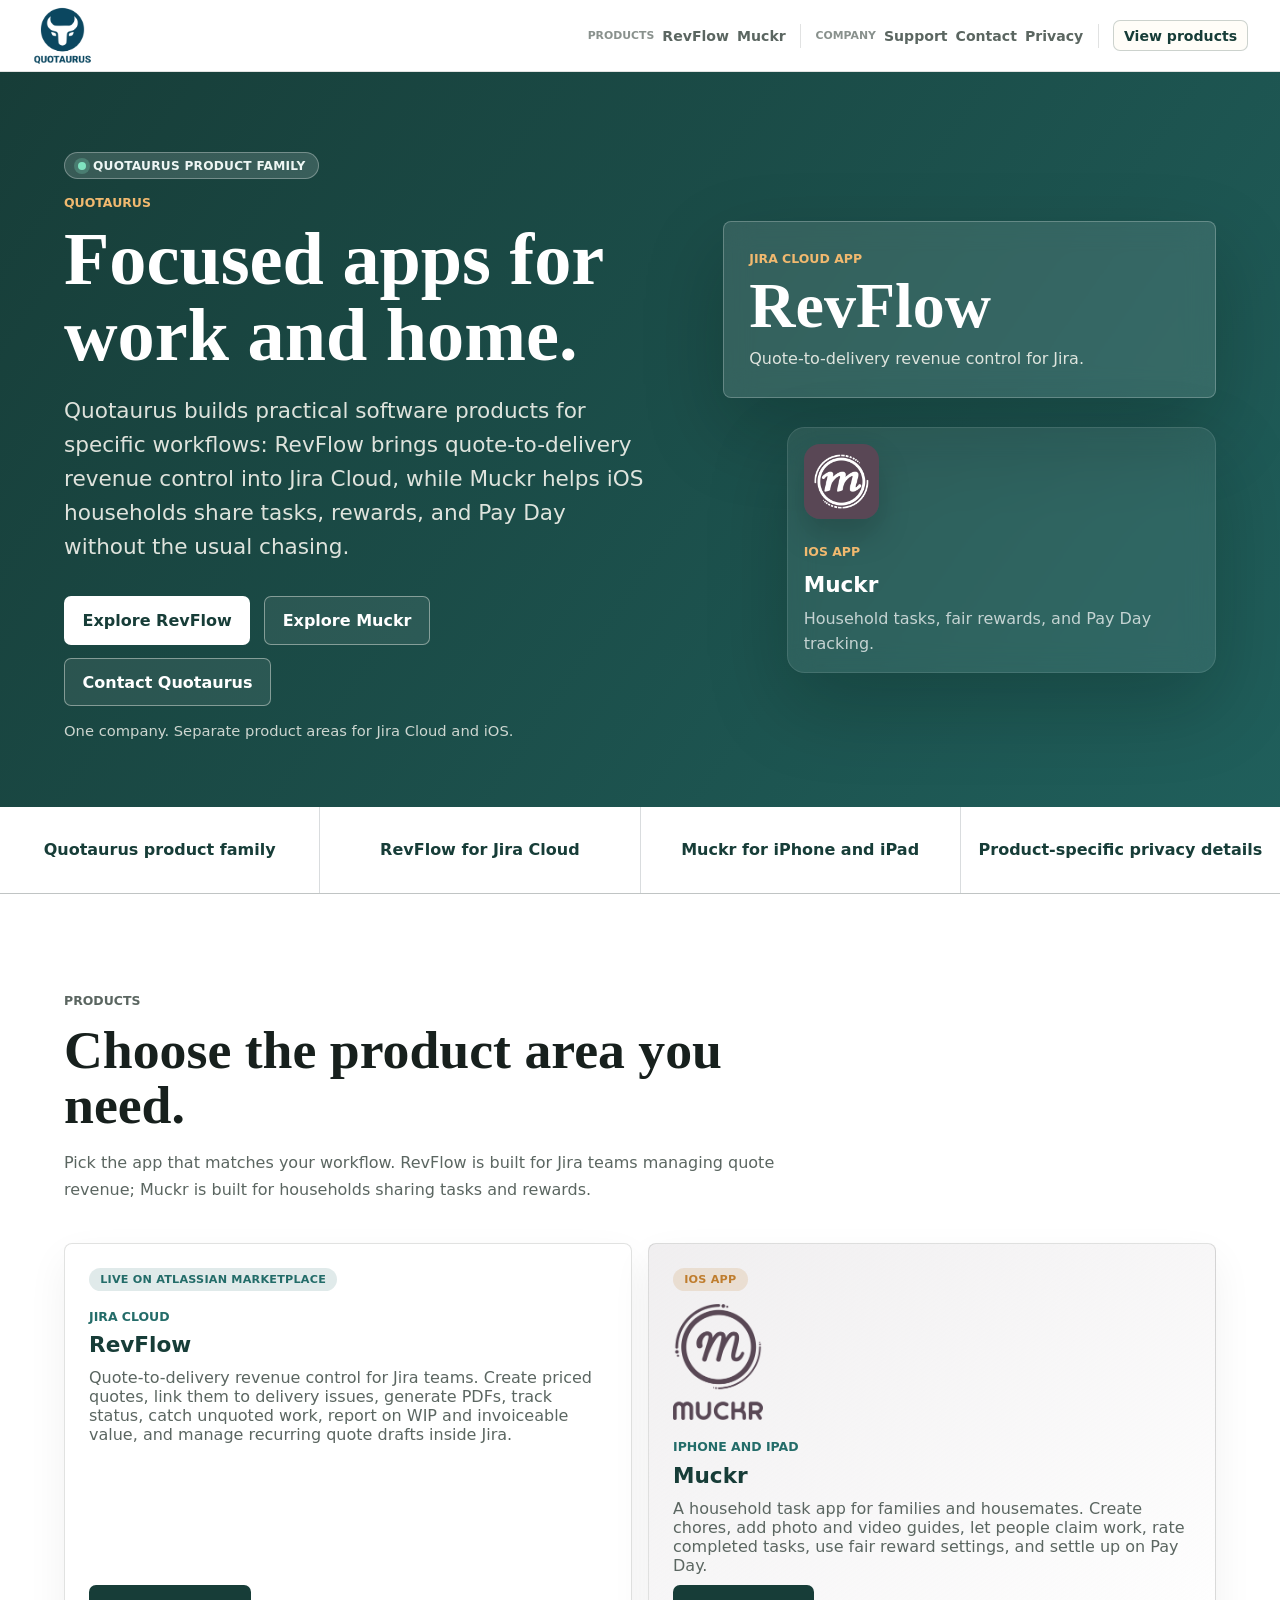
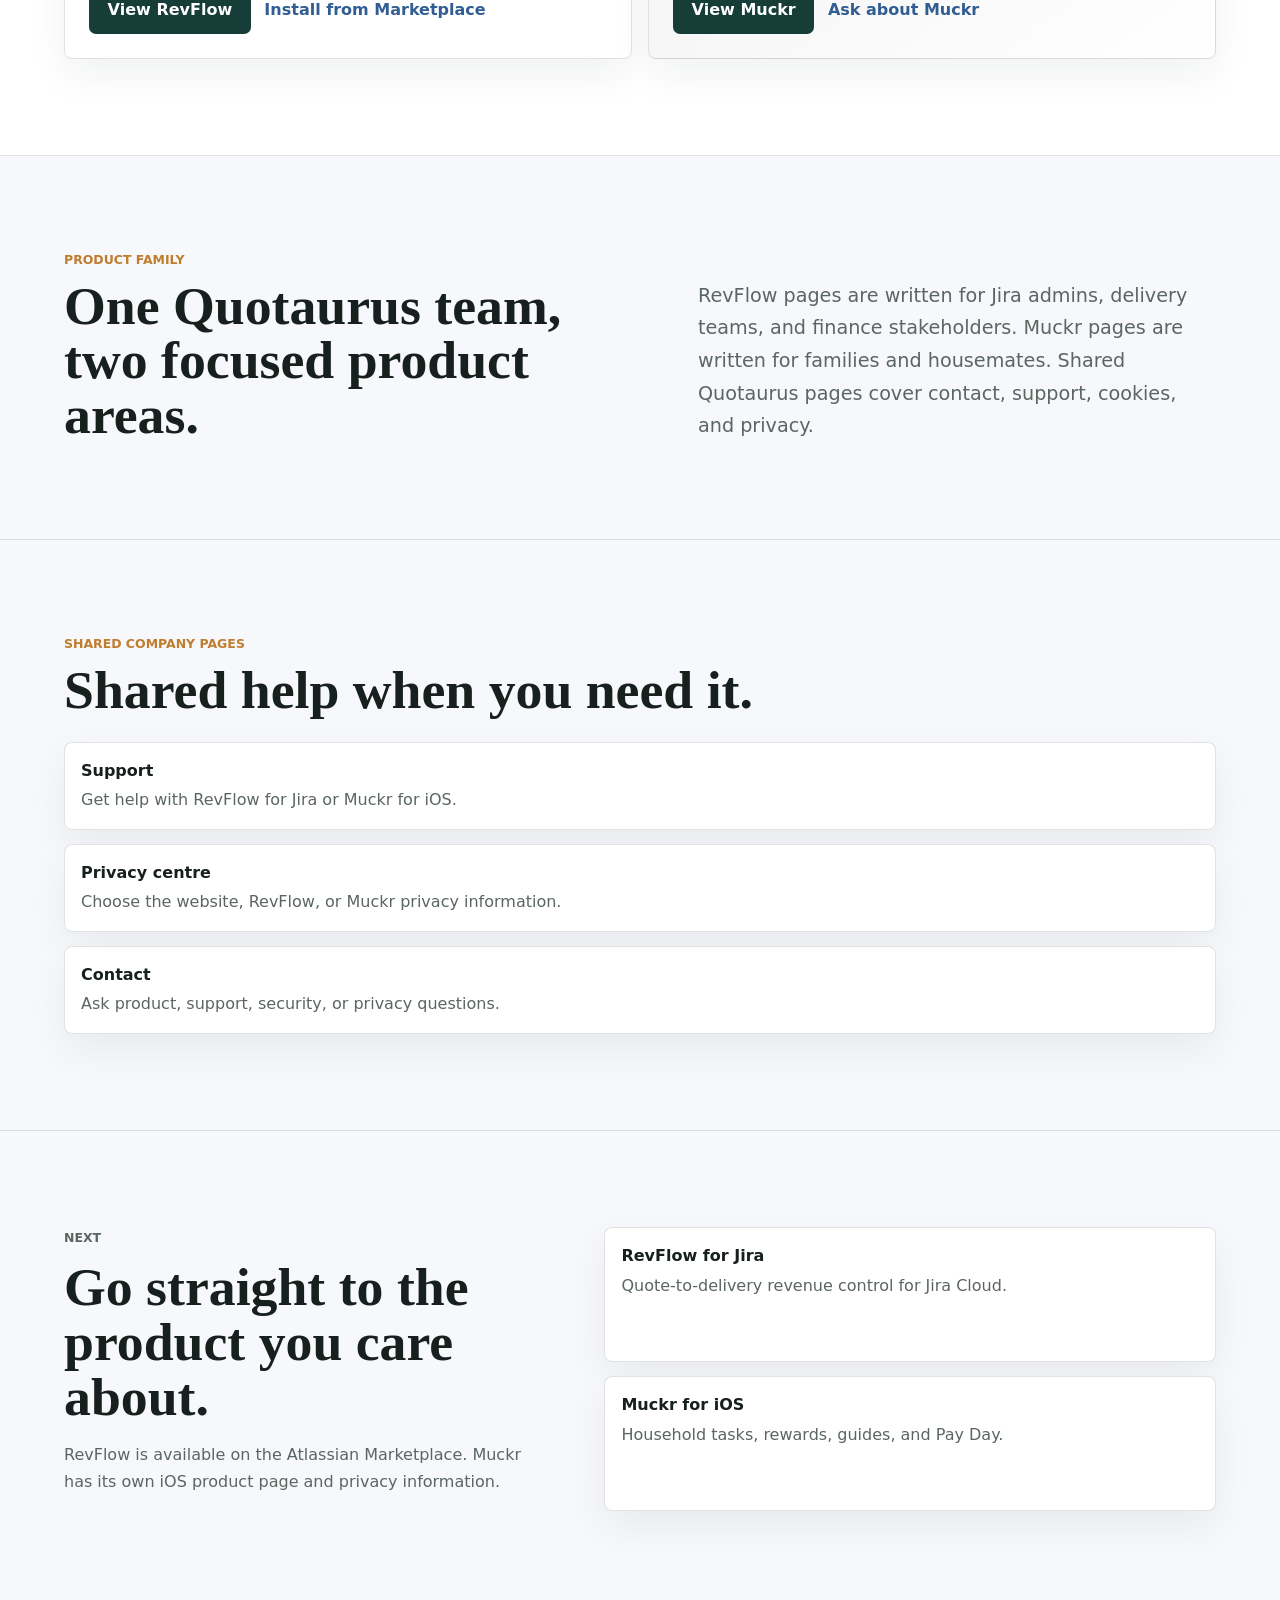
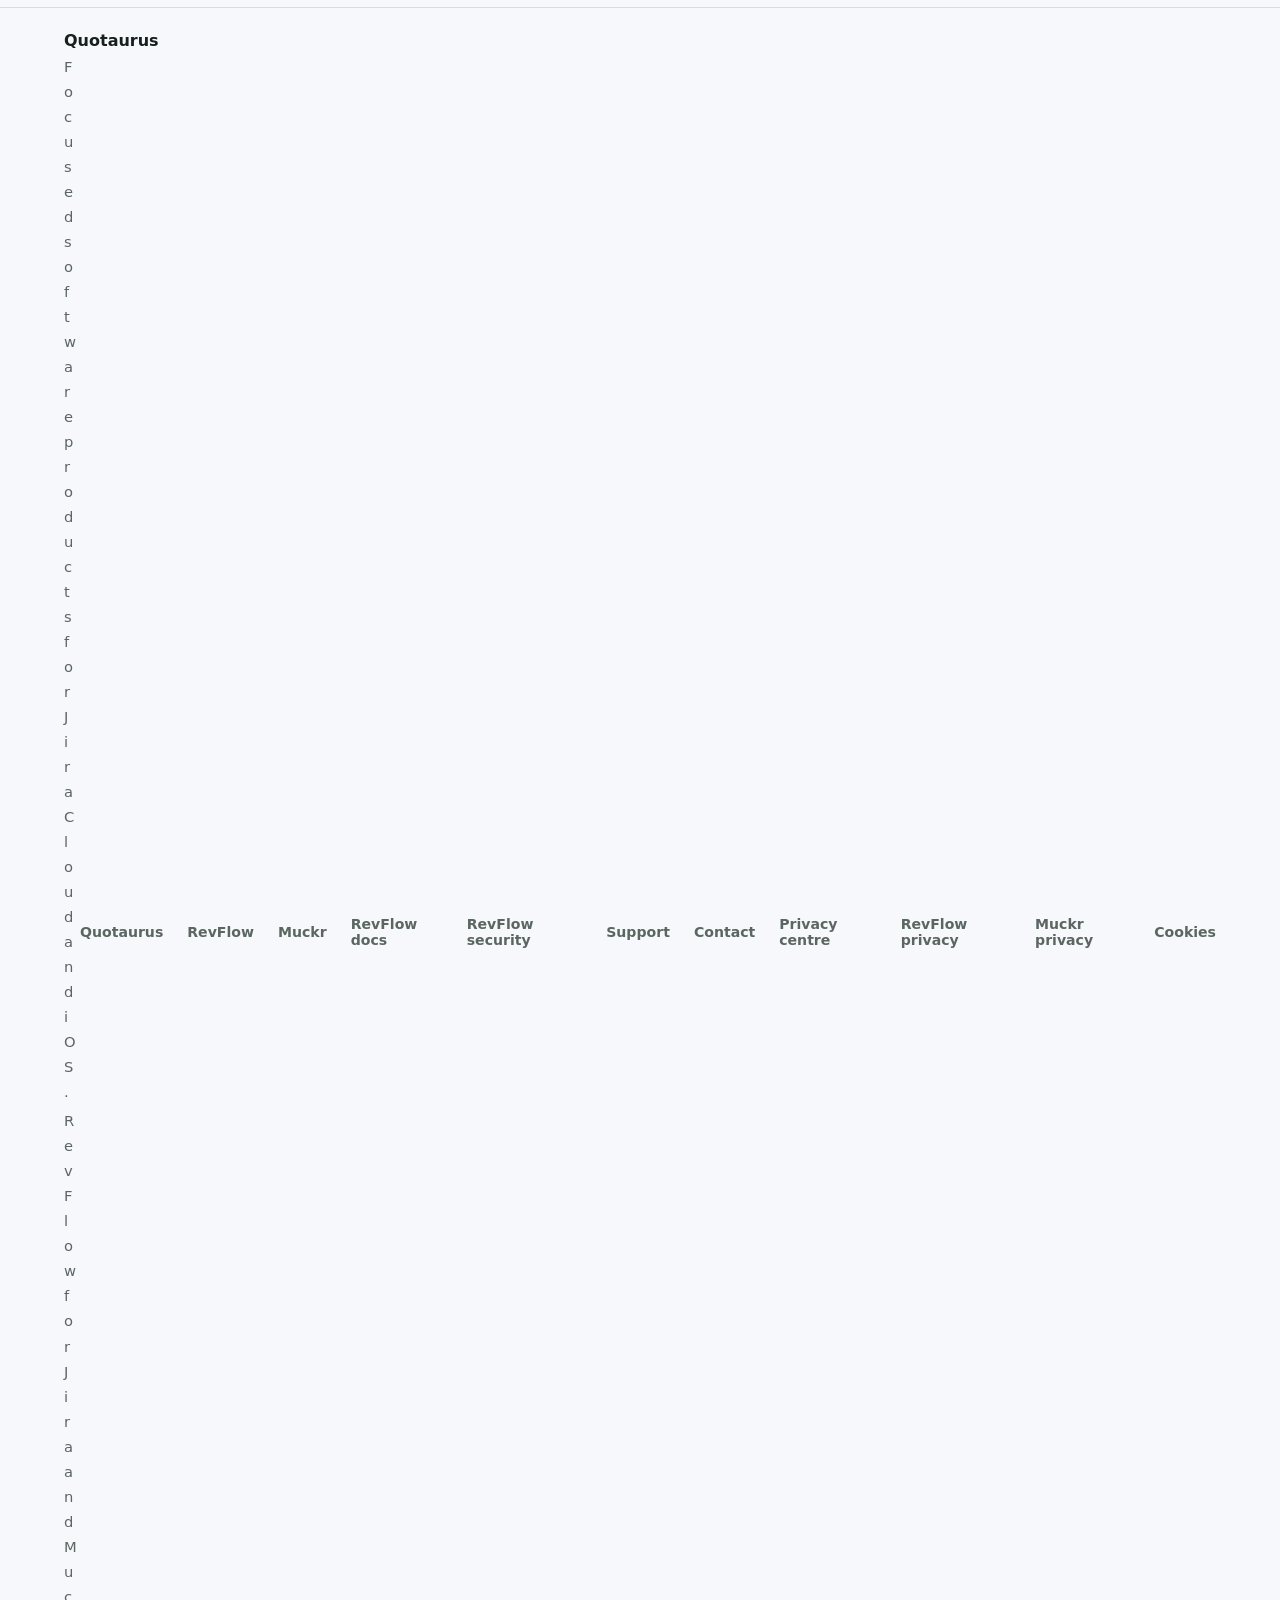
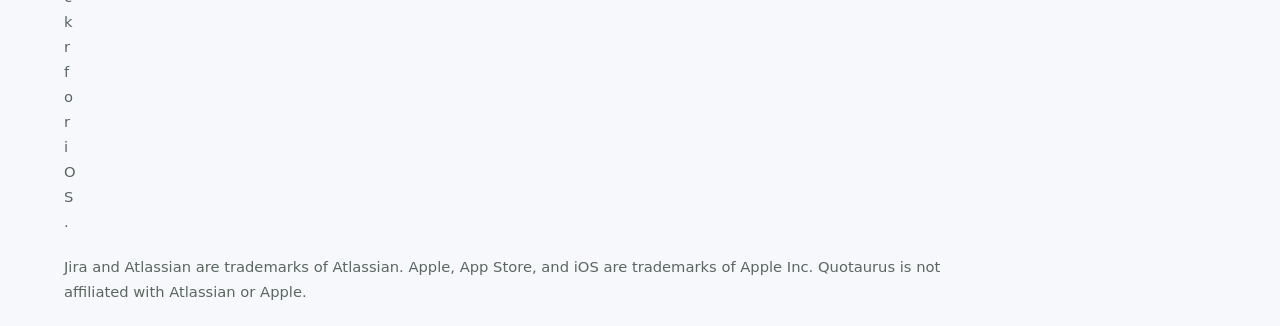
<file: index.html>
<!doctype html>
<html lang="en">
  <head>
    <meta charset="utf-8">
    <meta name="viewport" content="width=device-width, initial-scale=1">
    <meta
      name="description"
      content="Quotaurus builds focused software products, including RevFlow for Jira Cloud and Muckr for iOS households."
    >
    <title>Quotaurus | Software Products for Jira and iOS</title>
    <link rel="icon" href="assets/quotaurus-logo.png" type="image/png">
    <link rel="preload" as="image" href="assets/quotaurus-logo.png">
    <link rel="stylesheet" href="styles.css">
    <script src="animations.js" defer></script>
    <script type="application/ld+json">
      {
        "@context": "https://schema.org",
        "@type": "Organization",
        "name": "Quotaurus",
        "url": "https://quotaurus.com/",
        "logo": "https://quotaurus.com/assets/quotaurus-logo.png",
        "makesOffer": [
          {
            "@type": "Offer",
            "itemOffered": {
              "@type": "SoftwareApplication",
              "name": "RevFlow",
              "applicationCategory": "BusinessApplication",
              "operatingSystem": "Jira Cloud",
              "url": "https://quotaurus.com/revflow.html"
            }
          },
          {
            "@type": "Offer",
            "itemOffered": {
              "@type": "MobileApplication",
              "name": "Muckr",
              "applicationCategory": "LifestyleApplication",
              "operatingSystem": "iOS",
              "url": "https://quotaurus.com/muckr.html"
            }
          }
        ]
      }
    </script>
  </head>
  <body>
    <header class="site-header" aria-label="Main navigation">
      <a class="brand" href="index.html" aria-label="Quotaurus home">
        <img class="brand-logo" src="assets/quotaurus-logo.png" alt="Quotaurus">
      </a>
      <nav class="nav-links" aria-label="Primary navigation">
        <div class="nav-cluster">
          <span class="nav-label">Products</span>
          <a href="revflow.html">RevFlow</a>
          <a href="muckr.html">Muckr</a>
        </div>
        <div class="nav-cluster">
          <span class="nav-label">Company</span>
          <a href="support.html">Support</a>
          <a href="contact.html">Contact</a>
          <a href="privacy-policy.html">Privacy</a>
        </div>
        <a class="nav-cta" href="#products">View products</a>
      </nav>
    </header>

    <main>
      <section class="product-hero org-hero" aria-labelledby="hero-title">
        <div class="hero-copy">
          <span class="hero-badge"><span class="dot" aria-hidden="true"></span> Quotaurus product family</span>
          <p class="eyebrow">Quotaurus</p>
          <h1 id="hero-title">Focused apps for work and home.</h1>
          <p class="hero-text">
            Quotaurus builds practical software products for specific workflows:
            RevFlow brings quote-to-delivery revenue control into Jira Cloud,
            while Muckr helps iOS households share tasks, rewards, and Pay Day
            without the usual chasing.
          </p>
          <div class="hero-actions" aria-label="Primary actions">
            <a class="button primary" href="revflow.html">Explore RevFlow</a>
            <a class="button secondary" href="muckr.html">Explore Muckr</a>
            <a class="button secondary" href="contact.html">Contact Quotaurus</a>
          </div>
          <p class="button-note">One company. Separate product areas for Jira Cloud and iOS.</p>
        </div>

        <div class="org-visual" aria-label="Quotaurus products">
          <article class="org-product-card revflow-card">
            <span>Jira Cloud app</span>
            <h2>RevFlow</h2>
            <p>Quote-to-delivery revenue control for Jira.</p>
          </article>
          <article class="org-product-card muckr-card">
            <img src="assets/muckr-app-icon.png" alt="">
            <span>iOS app</span>
            <h2>Muckr</h2>
            <p>Household tasks, fair rewards, and Pay Day tracking.</p>
          </article>
        </div>
      </section>

      <section class="trust-strip" aria-label="Product areas">
        <span>Quotaurus product family</span>
        <span>RevFlow for Jira Cloud</span>
        <span>Muckr for iPhone and iPad</span>
        <span>Product-specific privacy details</span>
      </section>

      <section class="products-band org-products" id="products" aria-labelledby="products-title">
        <div class="section-heading">
          <p class="section-kicker">Products</p>
          <h2 id="products-title">Choose the product area you need.</h2>
          <p>
            Pick the app that matches your workflow. RevFlow is built for Jira
            teams managing quote revenue; Muckr is built for households sharing
            tasks and rewards.
          </p>
        </div>

        <div class="product-list">
          <article class="product-item silo-card">
            <span class="launch-badge live">Live on Atlassian Marketplace</span>
            <p class="silo-label">Jira Cloud</p>
            <h3>RevFlow</h3>
            <p>
              Quote-to-delivery revenue control for Jira teams. Create priced
              quotes, link them to delivery issues, generate PDFs, track status,
              catch unquoted work, report on WIP and invoiceable value, and
              manage recurring quote drafts inside Jira.
            </p>
            <div class="silo-actions">
              <a class="button dark" href="revflow.html">View RevFlow</a>
              <a class="text-link" href="https://marketplace.atlassian.com/apps/2187659327/revflow-for-jira" target="_blank" rel="noopener">Install from Marketplace</a>
            </div>
          </article>

          <article class="product-item silo-card muckr-product">
            <span class="launch-badge soon">iOS app</span>
            <img class="product-logo" src="assets/muckr-logo-full-transparent.png" alt="Muckr">
            <p class="silo-label">iPhone and iPad</p>
            <h3>Muckr</h3>
            <p>
              A household task app for families and housemates. Create chores,
              add photo and video guides, let people claim work, rate completed
              tasks, use fair reward settings, and settle up on Pay Day.
            </p>
            <div class="silo-actions">
              <a class="button dark" href="muckr.html">View Muckr</a>
              <a class="text-link" href="mailto:hello@quotaurus.com?subject=Muckr%20question">Ask about Muckr</a>
            </div>
          </article>
        </div>
      </section>

      <section class="intro-band" aria-labelledby="org-title">
        <div>
          <p class="section-kicker">Product family</p>
          <h2 id="org-title">One Quotaurus team, two focused product areas.</h2>
        </div>
        <p>
          RevFlow pages are written for Jira admins, delivery teams, and finance
          stakeholders. Muckr pages are written for families and housemates.
          Shared Quotaurus pages cover contact, support, cookies, and privacy.
        </p>
      </section>

      <section class="trust-band" aria-labelledby="shared-title">
        <div class="section-heading">
          <p class="section-kicker">Shared company pages</p>
          <h2 id="shared-title">Shared help when you need it.</h2>
        </div>
        <div class="link-cards">
          <a href="support.html">
            <span>Support</span>
            Get help with RevFlow for Jira or Muckr for iOS.
          </a>
          <a href="privacy-policy.html">
            <span>Privacy centre</span>
            Choose the website, RevFlow, or Muckr privacy information.
          </a>
          <a href="contact.html">
            <span>Contact</span>
            Ask product, support, security, or privacy questions.
          </a>
        </div>
      </section>

      <section class="marketplace-band final-cta" aria-labelledby="next-title">
        <div>
          <p class="section-kicker">Next</p>
          <h2 id="next-title">Go straight to the product you care about.</h2>
          <p>
            RevFlow is available on the Atlassian Marketplace. Muckr has its own
            iOS product page and privacy information.
          </p>
        </div>
        <div class="link-cards">
          <a href="revflow.html">
            <span>RevFlow for Jira</span>
            Quote-to-delivery revenue control for Jira Cloud.
          </a>
          <a href="muckr.html">
            <span>Muckr for iOS</span>
            Household tasks, rewards, guides, and Pay Day.
          </a>
        </div>
      </section>
    </main>

    <footer class="site-footer">
      <div>
        <span class="footer-brand">Quotaurus</span>
        <p>Focused software products for Jira Cloud and iOS.</p>
        <p>RevFlow for Jira and Muckr for iOS.</p>
      </div>
      <nav aria-label="Footer navigation">
        <a href="index.html">Quotaurus</a>
        <a href="revflow.html">RevFlow</a>
        <a href="muckr.html">Muckr</a>
        <a href="docs.html">RevFlow docs</a>
        <a href="security.html">RevFlow security</a>
        <a href="support.html">Support</a>
        <a href="contact.html">Contact</a>
        <a href="privacy-policy.html">Privacy centre</a>
        <a href="revflow-privacy.html">RevFlow privacy</a>
        <a href="muckr-privacy.html">Muckr privacy</a>
        <a href="cookie-policy.html">Cookies</a>
      </nav>
      <p class="trademark-note">
        Jira and Atlassian are trademarks of Atlassian. Apple, App Store, and
        iOS are trademarks of Apple Inc. Quotaurus is not affiliated with
        Atlassian or Apple.
      </p>
    </footer>
  </body>
</html>
</file>
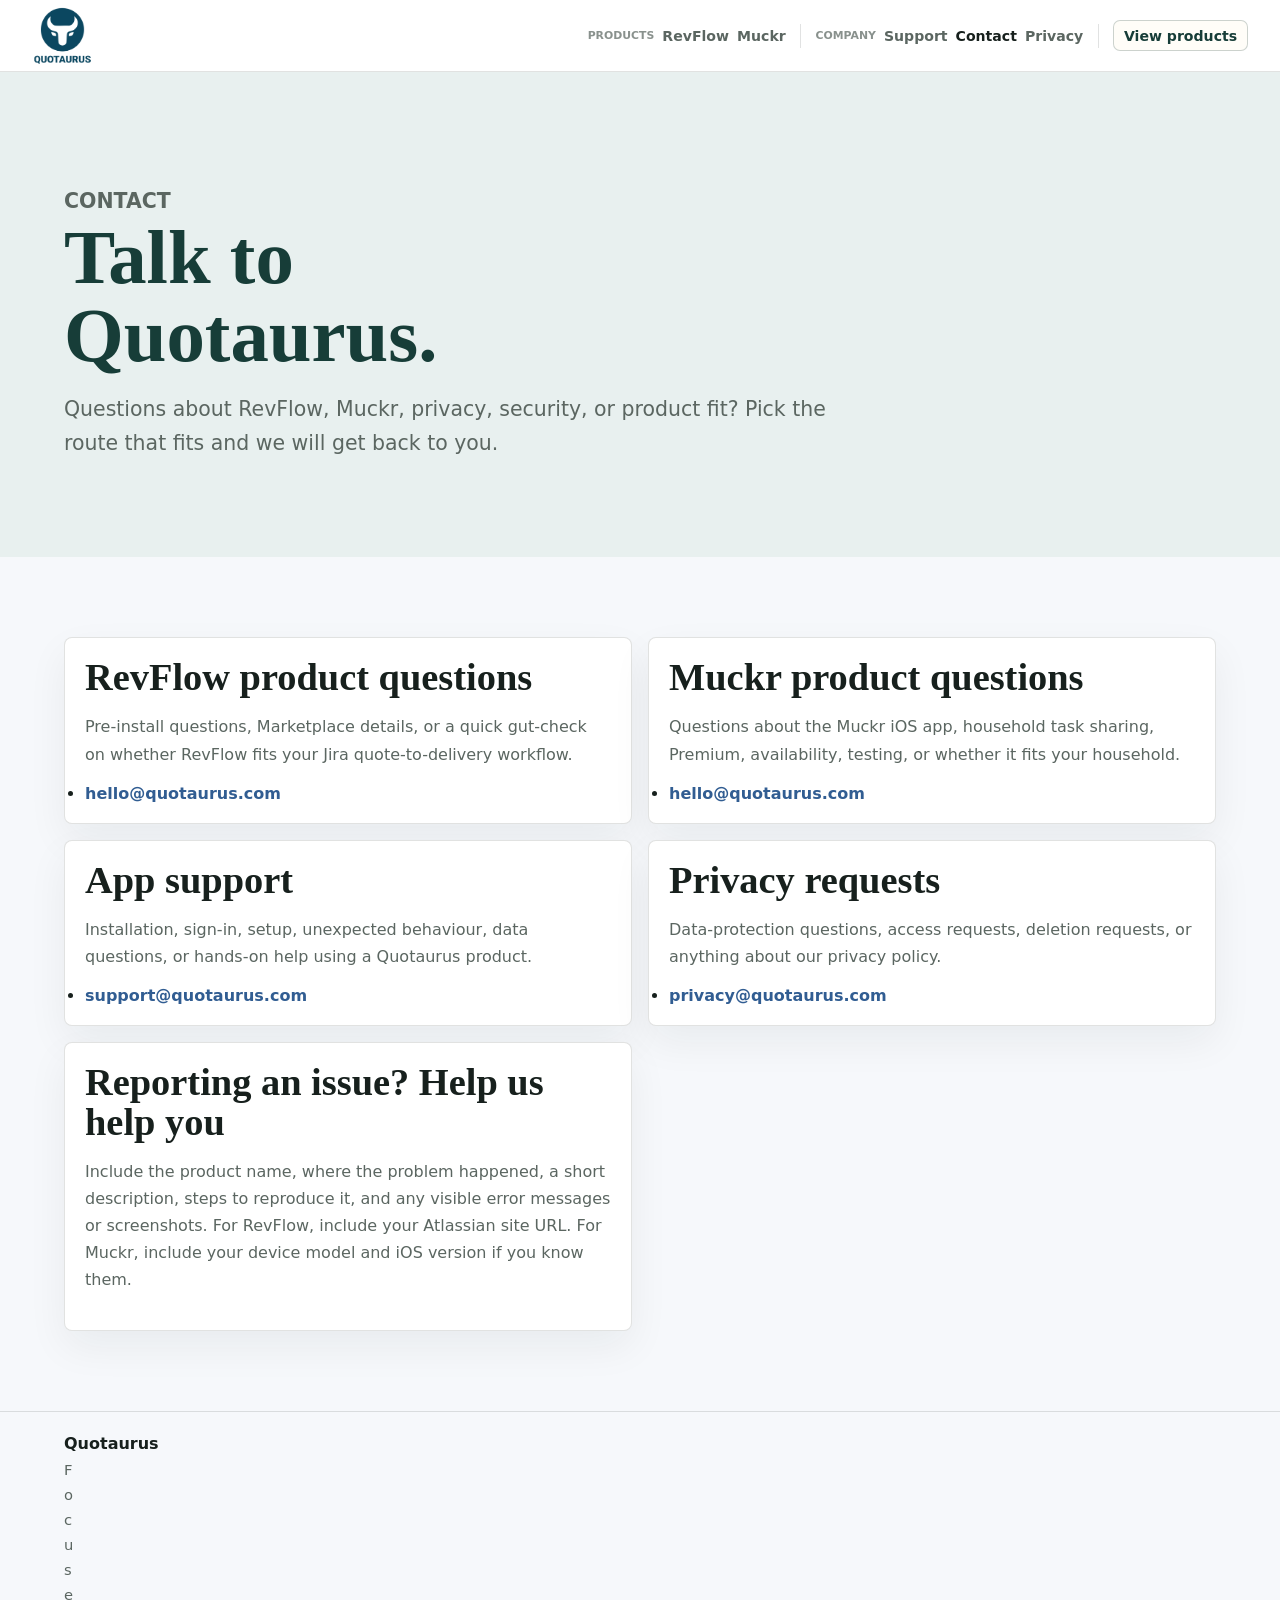
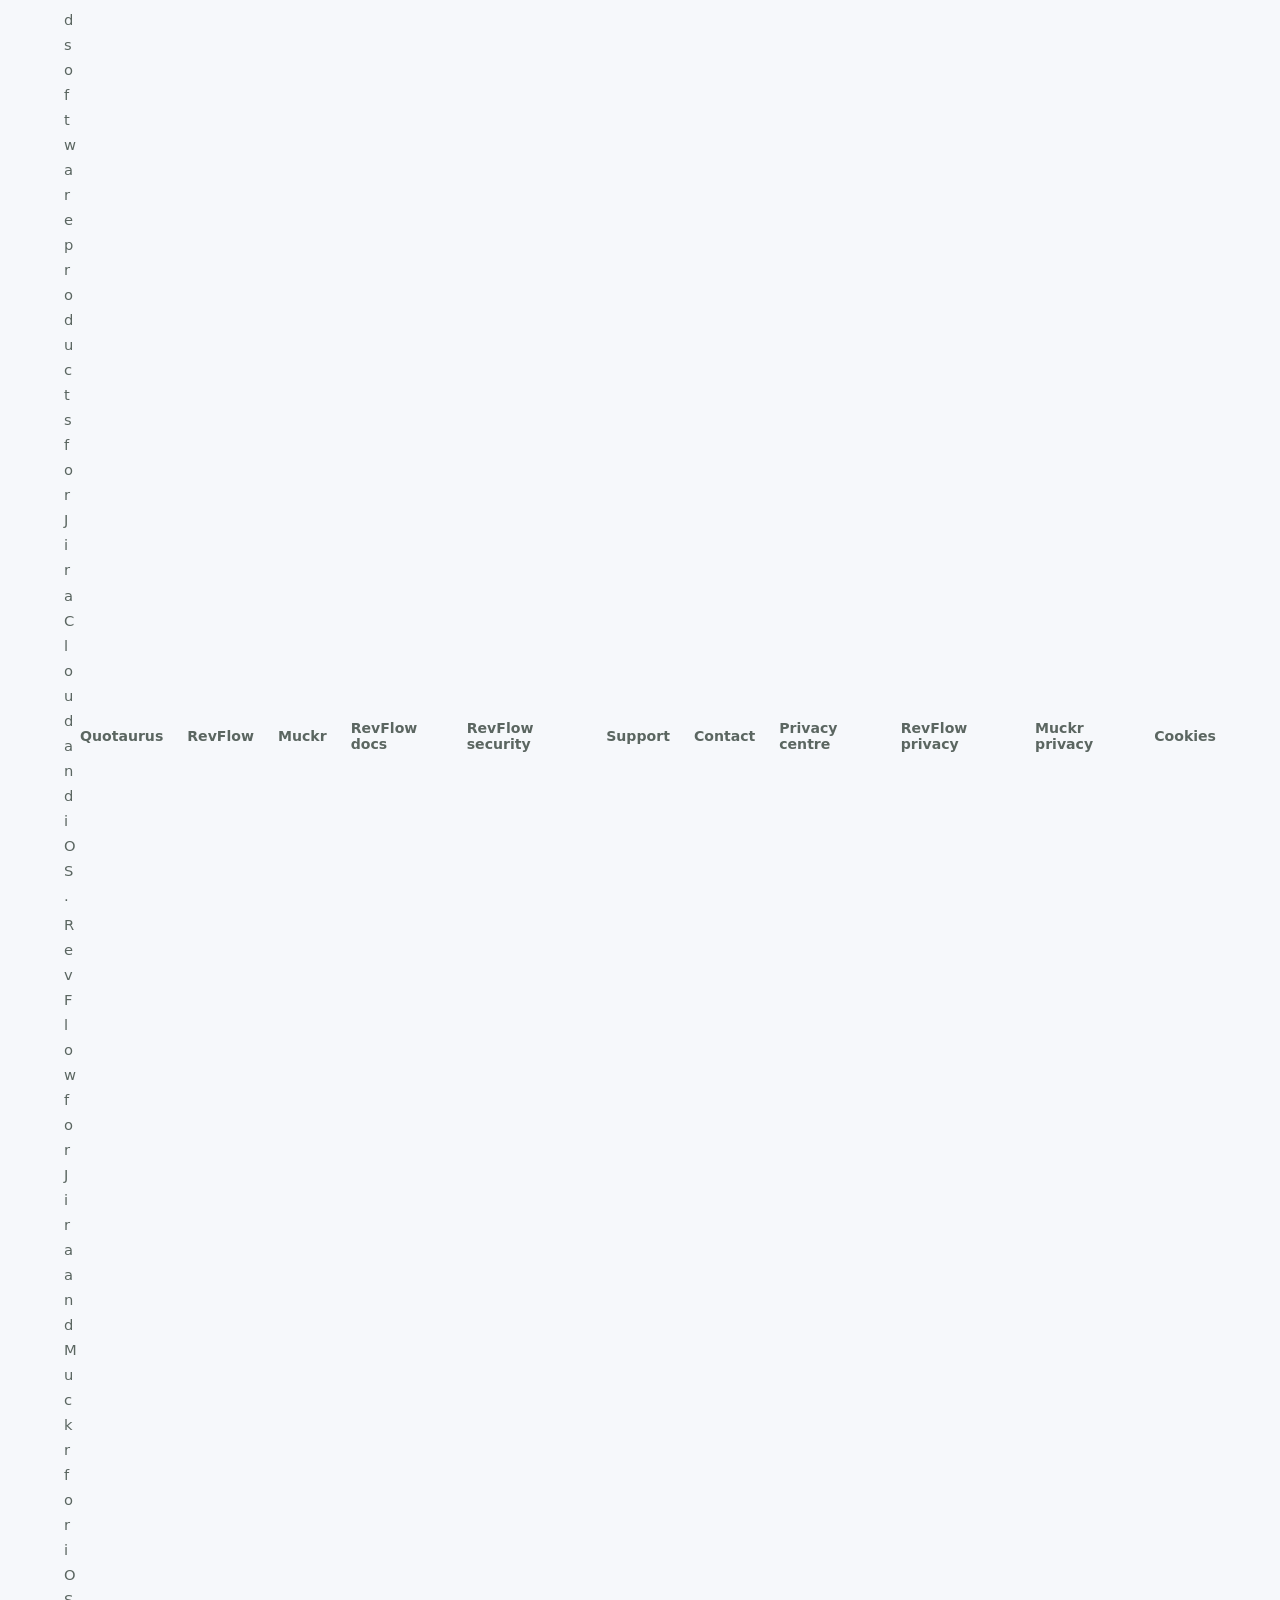
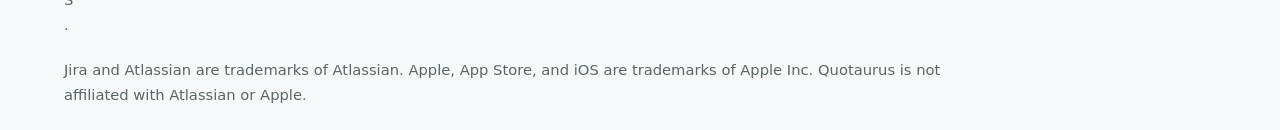
<file: contact.html>
<!doctype html>
<html lang="en">
  <head>
    <meta charset="utf-8">
    <meta name="viewport" content="width=device-width, initial-scale=1">
    <meta
      name="description"
      content="Contact Quotaurus about RevFlow for Jira, Muckr for iOS, product questions, app support, security, and privacy requests."
    >
    <title>Contact | Quotaurus</title>
    <link rel="icon" href="assets/quotaurus-logo.png" type="image/png">
    <link rel="stylesheet" href="styles.css">
    <script src="animations.js" defer></script>
  </head>
  <body>
    <header class="site-header" aria-label="Main navigation">
      <a class="brand" href="index.html" aria-label="Quotaurus home">
        <img class="brand-logo" src="assets/quotaurus-logo.png" alt="Quotaurus">
      </a>
      <nav class="nav-links" aria-label="Primary navigation">
        <div class="nav-cluster">
          <span class="nav-label">Products</span>
          <a href="revflow.html">RevFlow</a>
          <a href="muckr.html">Muckr</a>
        </div>
        <div class="nav-cluster">
          <span class="nav-label">Company</span>
          <a href="support.html">Support</a>
          <a aria-current="page" href="contact.html">Contact</a>
          <a href="privacy-policy.html">Privacy</a>
        </div>
        <a class="nav-cta" href="index.html#products">View products</a>
      </nav>
    </header>

    <main>
      <section class="page-hero" aria-labelledby="contact-title">
        <p class="eyebrow">Contact</p>
        <h1 id="contact-title">Talk to Quotaurus.</h1>
        <p>
          Questions about RevFlow, Muckr, privacy, security, or product fit?
          Pick the route that fits and we will get back to you.
        </p>
      </section>

      <section class="content-grid" aria-label="Contact options">
        <article class="contact-card">
          <h2>RevFlow product questions</h2>
          <p>
            Pre-install questions, Marketplace details, or a quick gut-check on
            whether RevFlow fits your Jira quote-to-delivery workflow.
          </p>
          <ul class="contact-list">
            <li><a href="mailto:hello@quotaurus.com?subject=RevFlow%20product%20question">hello@quotaurus.com</a></li>
          </ul>
        </article>

        <article class="contact-card">
          <h2>Muckr product questions</h2>
          <p>
            Questions about the Muckr iOS app, household task sharing, Premium,
            availability, testing, or whether it fits your household.
          </p>
          <ul class="contact-list">
            <li><a href="mailto:hello@quotaurus.com?subject=Muckr%20product%20question">hello@quotaurus.com</a></li>
          </ul>
        </article>

        <article class="contact-card">
          <h2>App support</h2>
          <p>
            Installation, sign-in, setup, unexpected behaviour, data questions,
            or hands-on help using a Quotaurus product.
          </p>
          <ul class="contact-list">
            <li>
              <a href="mailto:support@quotaurus.com?subject=Quotaurus%20support">
                support@quotaurus.com
              </a>
            </li>
          </ul>
        </article>

        <article class="contact-card">
          <h2>Privacy requests</h2>
          <p>
            Data-protection questions, access requests, deletion requests, or
            anything about our privacy policy.
          </p>
          <ul class="contact-list">
            <li><a href="mailto:privacy@quotaurus.com?subject=Quotaurus%20privacy%20request">privacy@quotaurus.com</a></li>
          </ul>
        </article>

        <article class="contact-card">
          <h2>Reporting an issue? Help us help you</h2>
          <p>
            Include the product name, where the problem happened, a short
            description, steps to reproduce it, and any visible error messages
            or screenshots. For RevFlow, include your Atlassian site URL. For
            Muckr, include your device model and iOS version if you know them.
          </p>
        </article>
      </section>
    </main>

    <footer class="site-footer">
      <div>
        <span class="footer-brand">Quotaurus</span>
        <p>Focused software products for Jira Cloud and iOS.</p>
        <p>RevFlow for Jira and Muckr for iOS.</p>
      </div>
      <nav aria-label="Footer navigation">
        <a href="index.html">Quotaurus</a>
        <a href="revflow.html">RevFlow</a>
        <a href="muckr.html">Muckr</a>
        <a href="docs.html">RevFlow docs</a>
        <a href="security.html">RevFlow security</a>
        <a href="support.html">Support</a>
        <a href="contact.html">Contact</a>
        <a href="privacy-policy.html">Privacy centre</a>
        <a href="revflow-privacy.html">RevFlow privacy</a>
        <a href="muckr-privacy.html">Muckr privacy</a>
        <a href="cookie-policy.html">Cookies</a>
      </nav>
      <p class="trademark-note">
        Jira and Atlassian are trademarks of Atlassian. Apple, App Store, and
        iOS are trademarks of Apple Inc. Quotaurus is not affiliated with
        Atlassian or Apple.
      </p>
    </footer>
  </body>
</html>
</file>
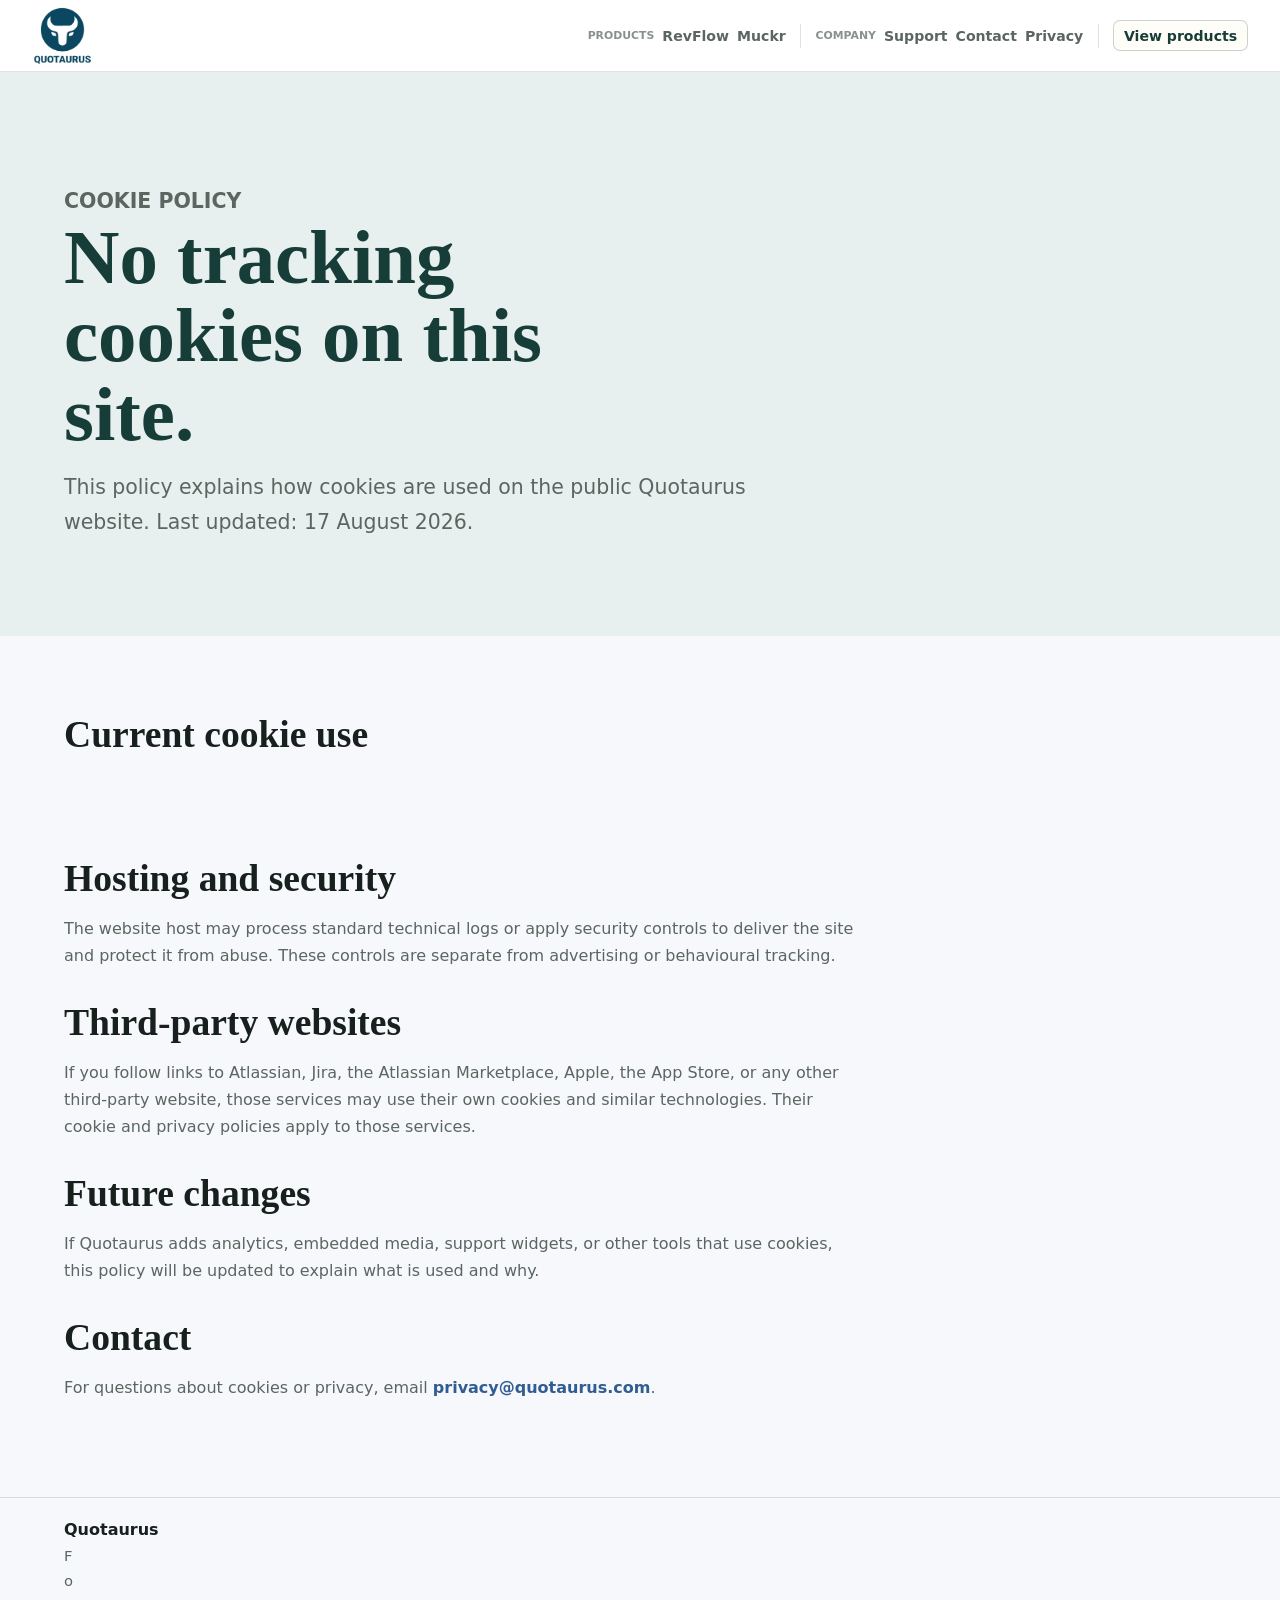
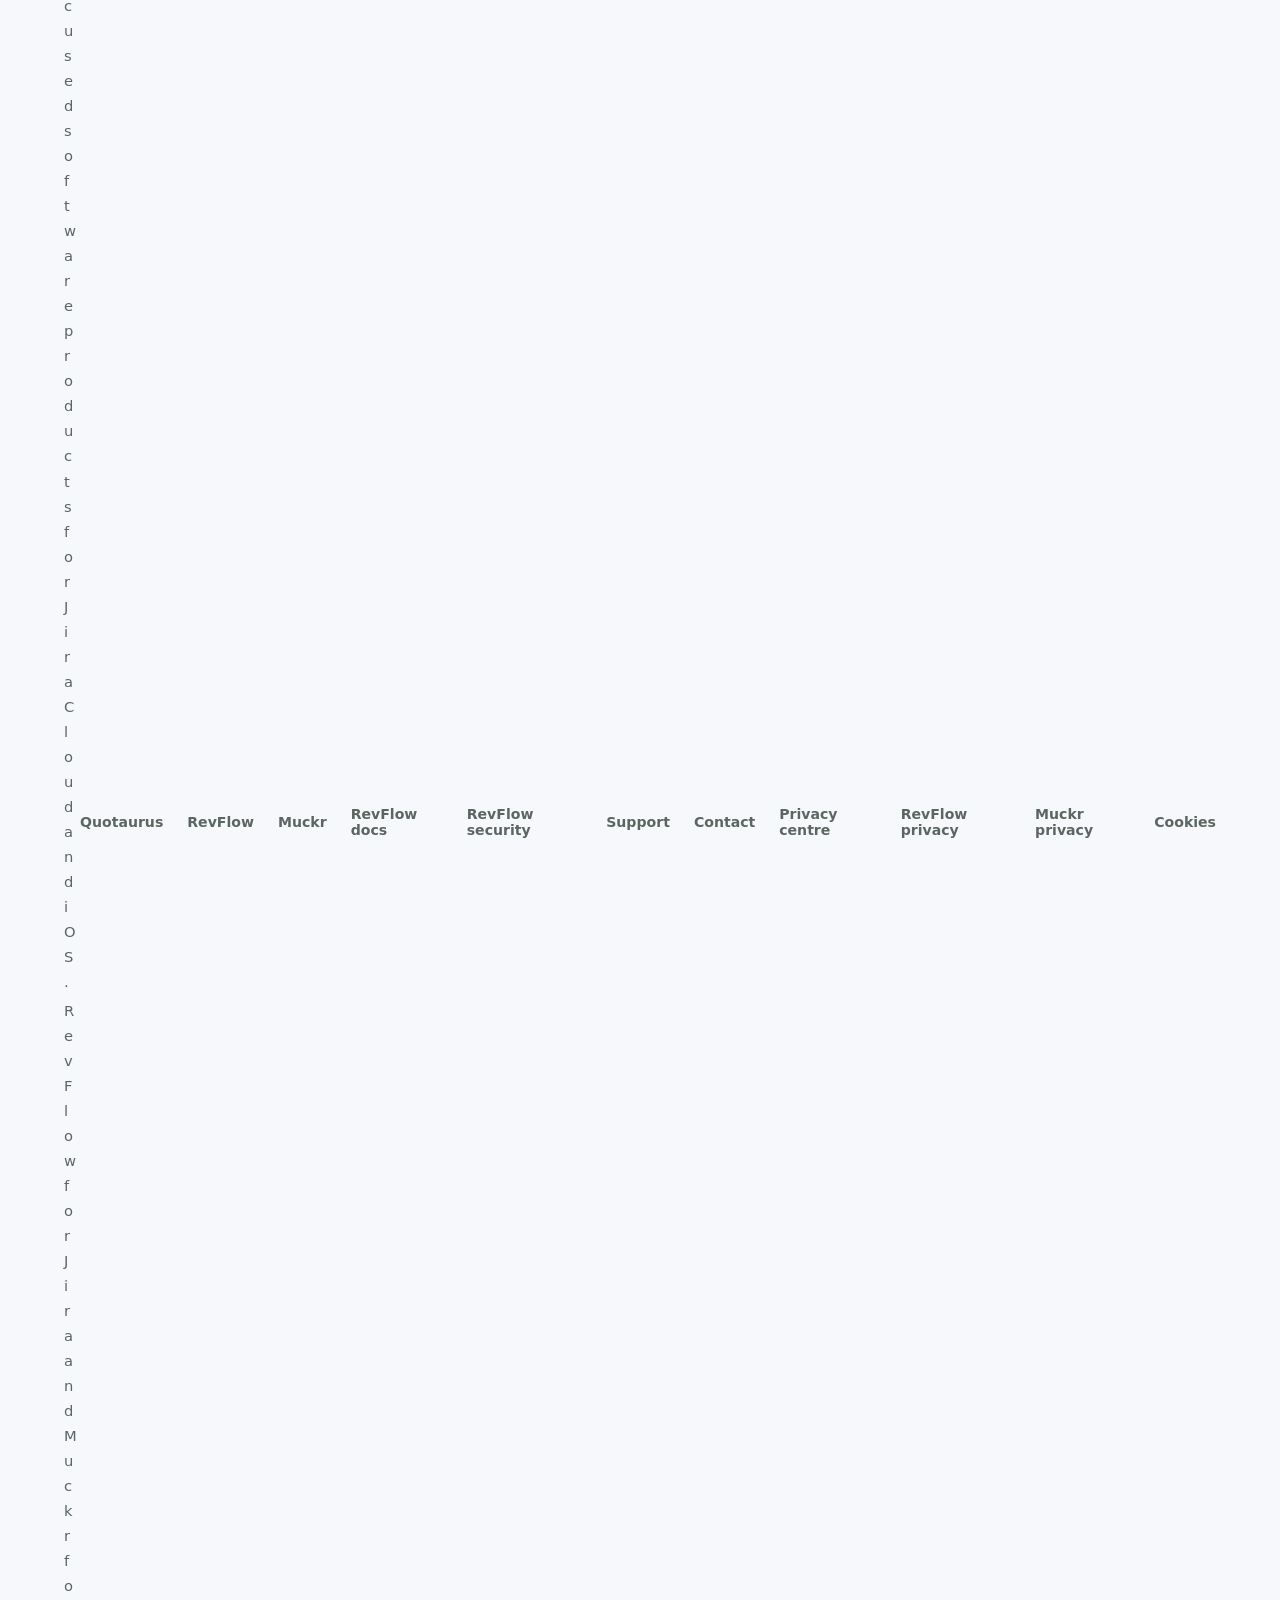
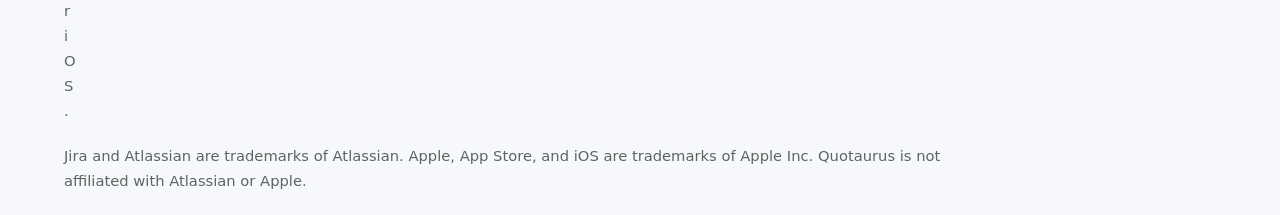
<file: cookie-policy.html>
<!doctype html>
<html lang="en">
  <head>
    <meta charset="utf-8">
    <meta name="viewport" content="width=device-width, initial-scale=1">
    <meta
      name="description"
      content="Cookie policy for the Quotaurus public website."
    >
    <title>Cookie Policy | Quotaurus</title>
    <link rel="icon" href="assets/quotaurus-logo.png" type="image/png">
    <link rel="stylesheet" href="styles.css">
    <script src="animations.js" defer></script>
  </head>
  <body>
    <header class="site-header" aria-label="Main navigation">
      <a class="brand" href="index.html" aria-label="Quotaurus home">
        <img class="brand-logo" src="assets/quotaurus-logo.png" alt="Quotaurus">
      </a>
      <nav class="nav-links" aria-label="Primary navigation">
        <div class="nav-cluster">
          <span class="nav-label">Products</span>
          <a href="revflow.html">RevFlow</a>
          <a href="muckr.html">Muckr</a>
        </div>
        <div class="nav-cluster">
          <span class="nav-label">Company</span>
          <a href="support.html">Support</a>
          <a href="contact.html">Contact</a>
          <a href="privacy-policy.html">Privacy</a>
        </div>
        <a class="nav-cta" href="index.html#products">View products</a>
      </nav>
    </header>

    <main>
      <section class="page-hero" aria-labelledby="cookie-title">
        <p class="eyebrow">Cookie policy</p>
        <h1 id="cookie-title">No tracking cookies on this site.</h1>
        <p>
          This policy explains how cookies are used on the public Quotaurus
          website. Last updated: 17 August 2026.
        </p>
      </section>

      <article class="policy-layout">
        <h2>Current cookie use</h2>
        <p>
          The public website at <code>quotaurus.com</code> does not currently set analytics,
          advertising, or preference cookies.
        </p>

        <h2>Hosting and security</h2>
        <p>
          The website host may process standard technical logs or apply
          security controls to deliver the site and protect it from abuse. These
          controls are separate from advertising or behavioural tracking.
        </p>

        <h2>Third-party websites</h2>
        <p>
          If you follow links to Atlassian, Jira, the Atlassian Marketplace,
          Apple, the App Store, or any other third-party website, those services
          may use their own cookies and similar technologies. Their cookie and
          privacy policies apply to those services.
        </p>

        <h2>Future changes</h2>
        <p>
          If Quotaurus adds analytics, embedded media, support widgets, or other
          tools that use cookies, this policy will be updated to explain what is
          used and why.
        </p>

        <h2>Contact</h2>
        <p>
          For questions about cookies or privacy, email
          <a href="mailto:privacy@quotaurus.com">privacy@quotaurus.com</a>.
        </p>
      </article>
    </main>

    <footer class="site-footer">
      <div>
        <span class="footer-brand">Quotaurus</span>
        <p>Focused software products for Jira Cloud and iOS.</p>
        <p>RevFlow for Jira and Muckr for iOS.</p>
      </div>
      <nav aria-label="Footer navigation">
        <a href="index.html">Quotaurus</a>
        <a href="revflow.html">RevFlow</a>
        <a href="muckr.html">Muckr</a>
        <a href="docs.html">RevFlow docs</a>
        <a href="security.html">RevFlow security</a>
        <a href="support.html">Support</a>
        <a href="contact.html">Contact</a>
        <a href="privacy-policy.html">Privacy centre</a>
        <a href="revflow-privacy.html">RevFlow privacy</a>
        <a href="muckr-privacy.html">Muckr privacy</a>
        <a href="cookie-policy.html">Cookies</a>
      </nav>
      <p class="trademark-note">
        Jira and Atlassian are trademarks of Atlassian. Apple, App Store, and
        iOS are trademarks of Apple Inc. Quotaurus is not affiliated with
        Atlassian or Apple.
      </p>
    </footer>
  </body>
</html>
</file>
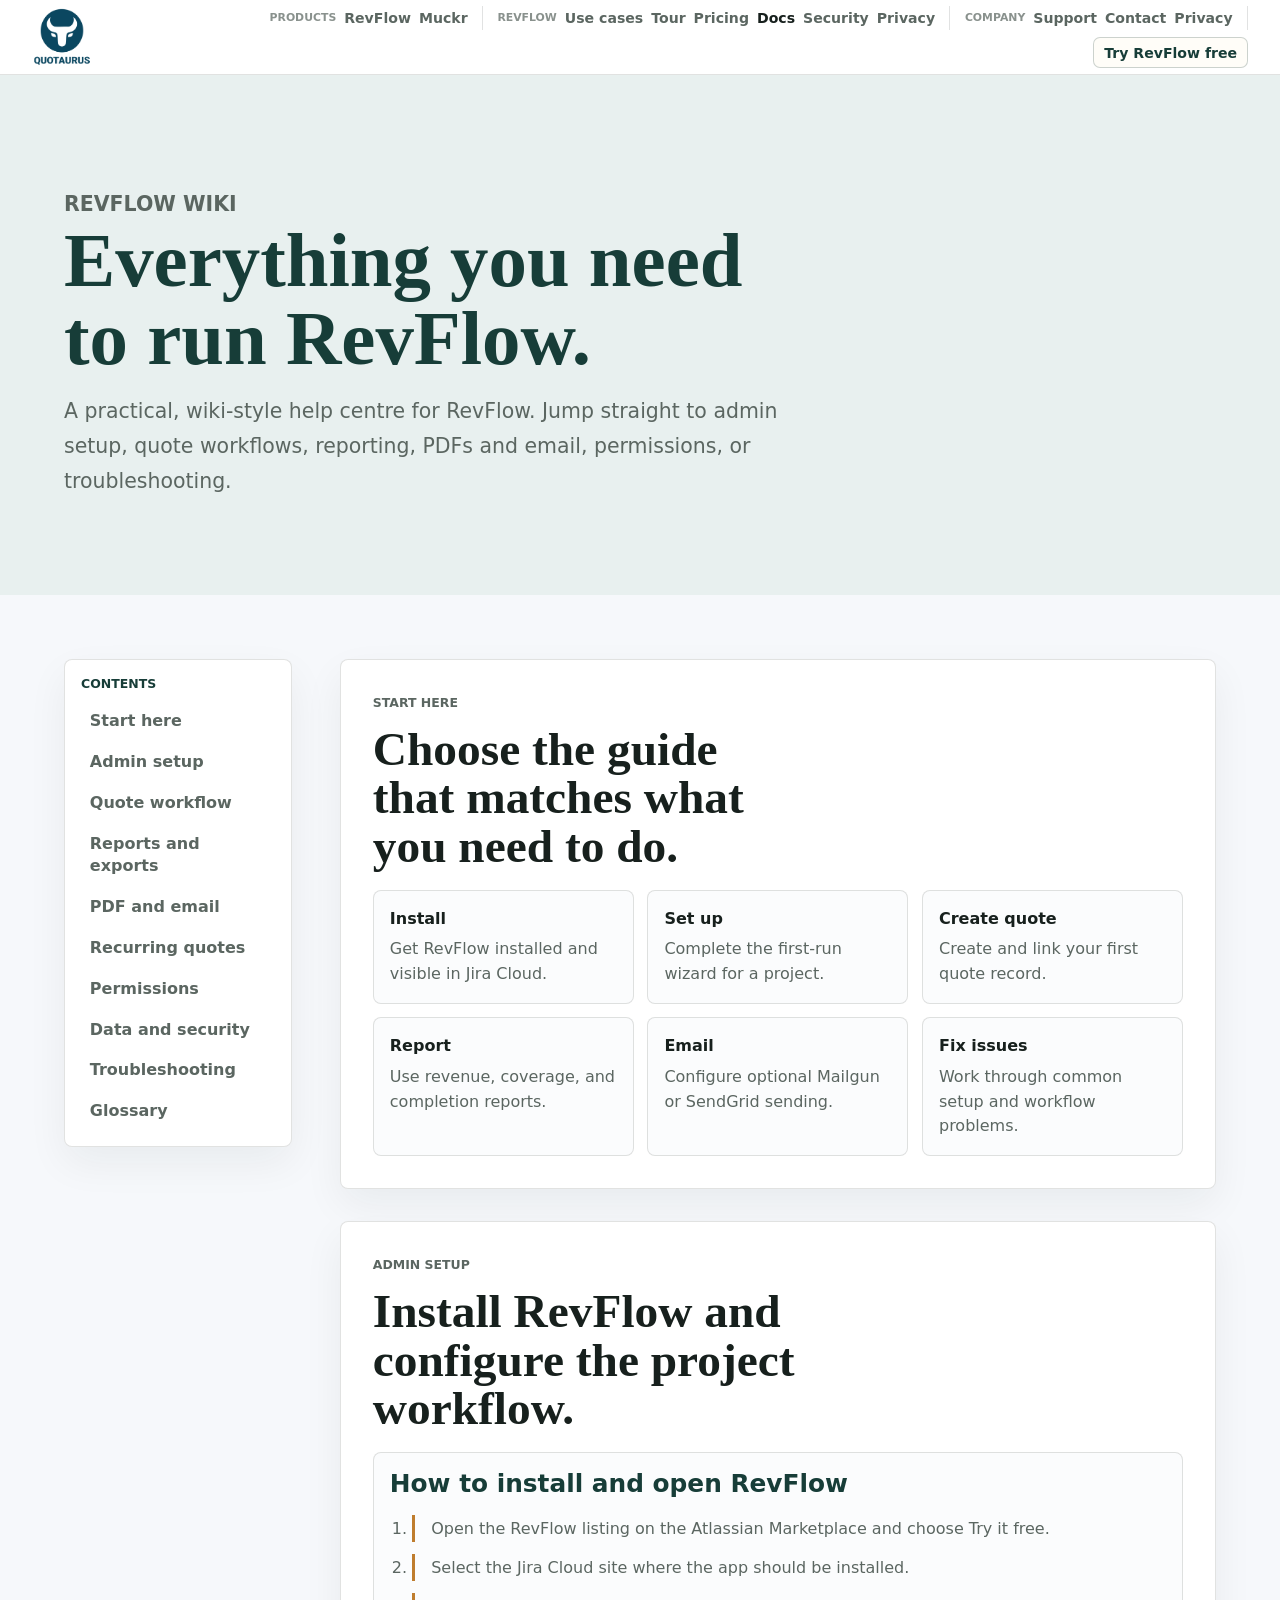
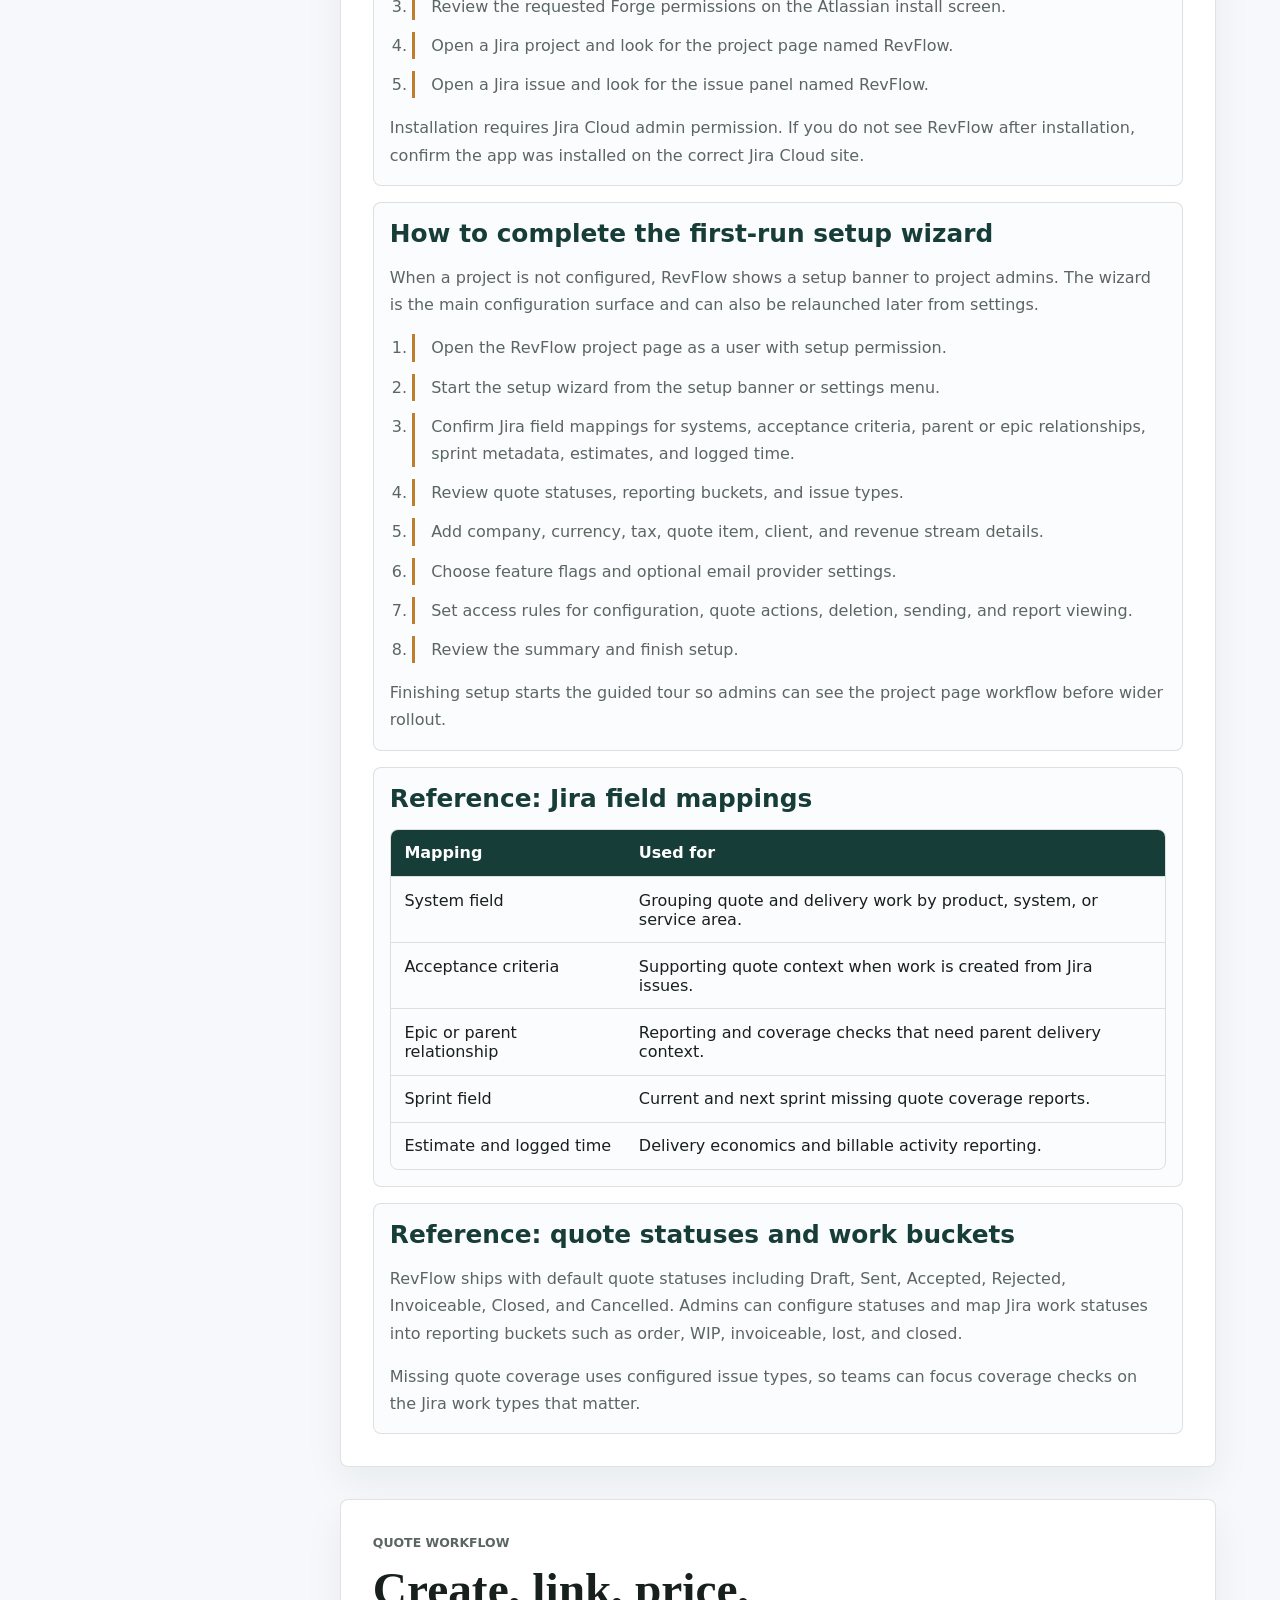
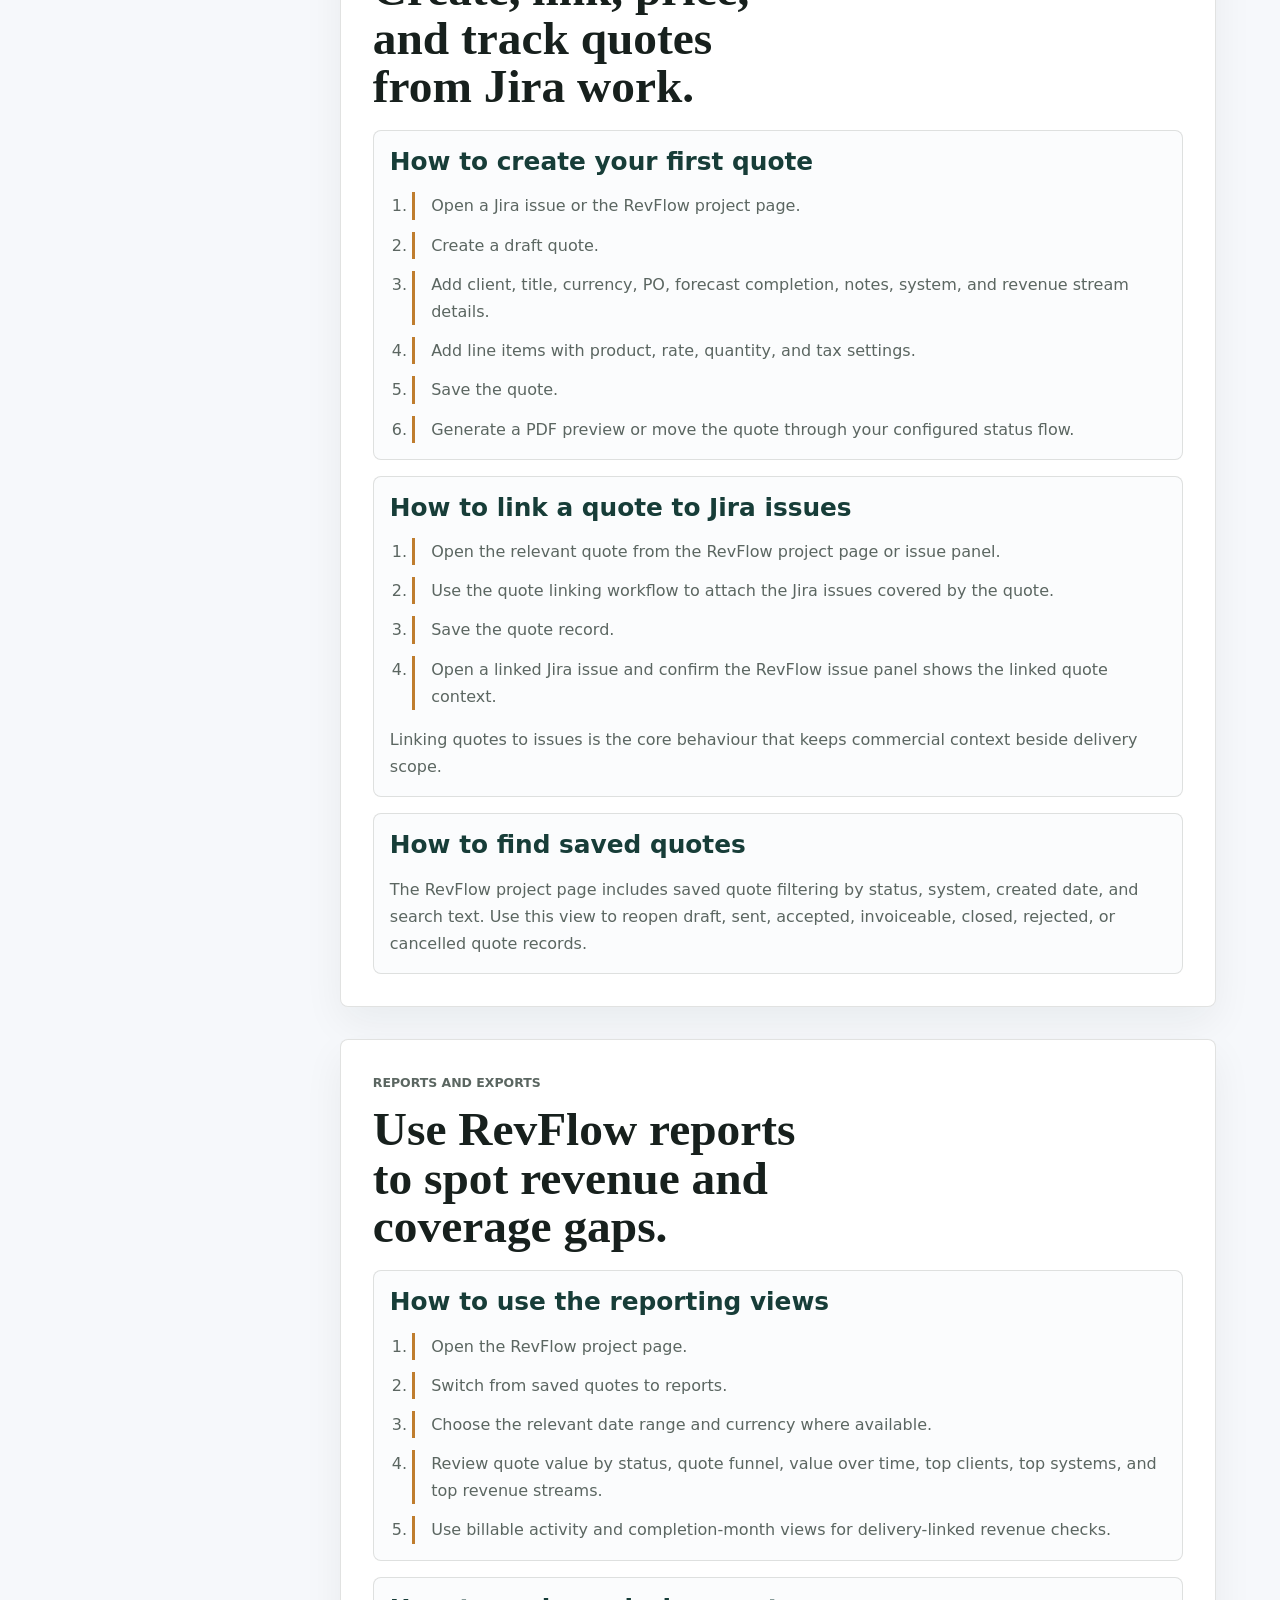
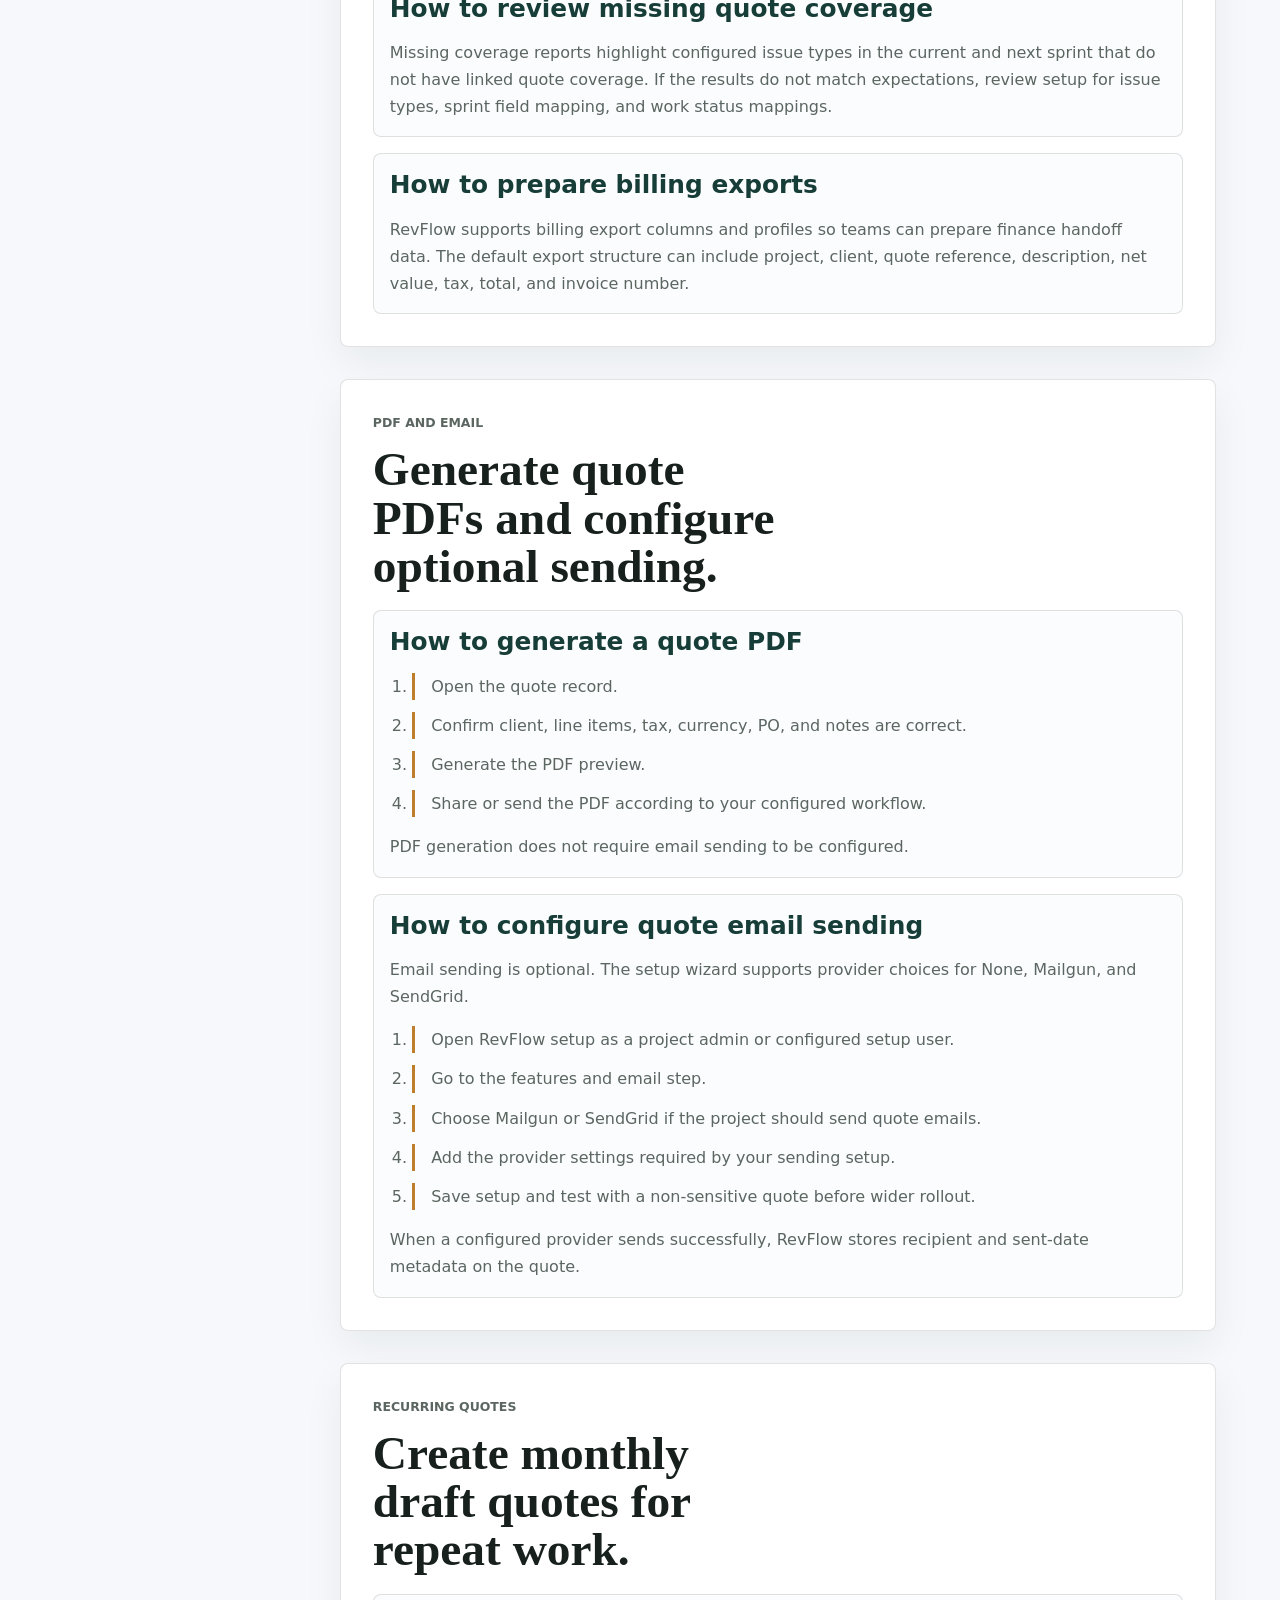
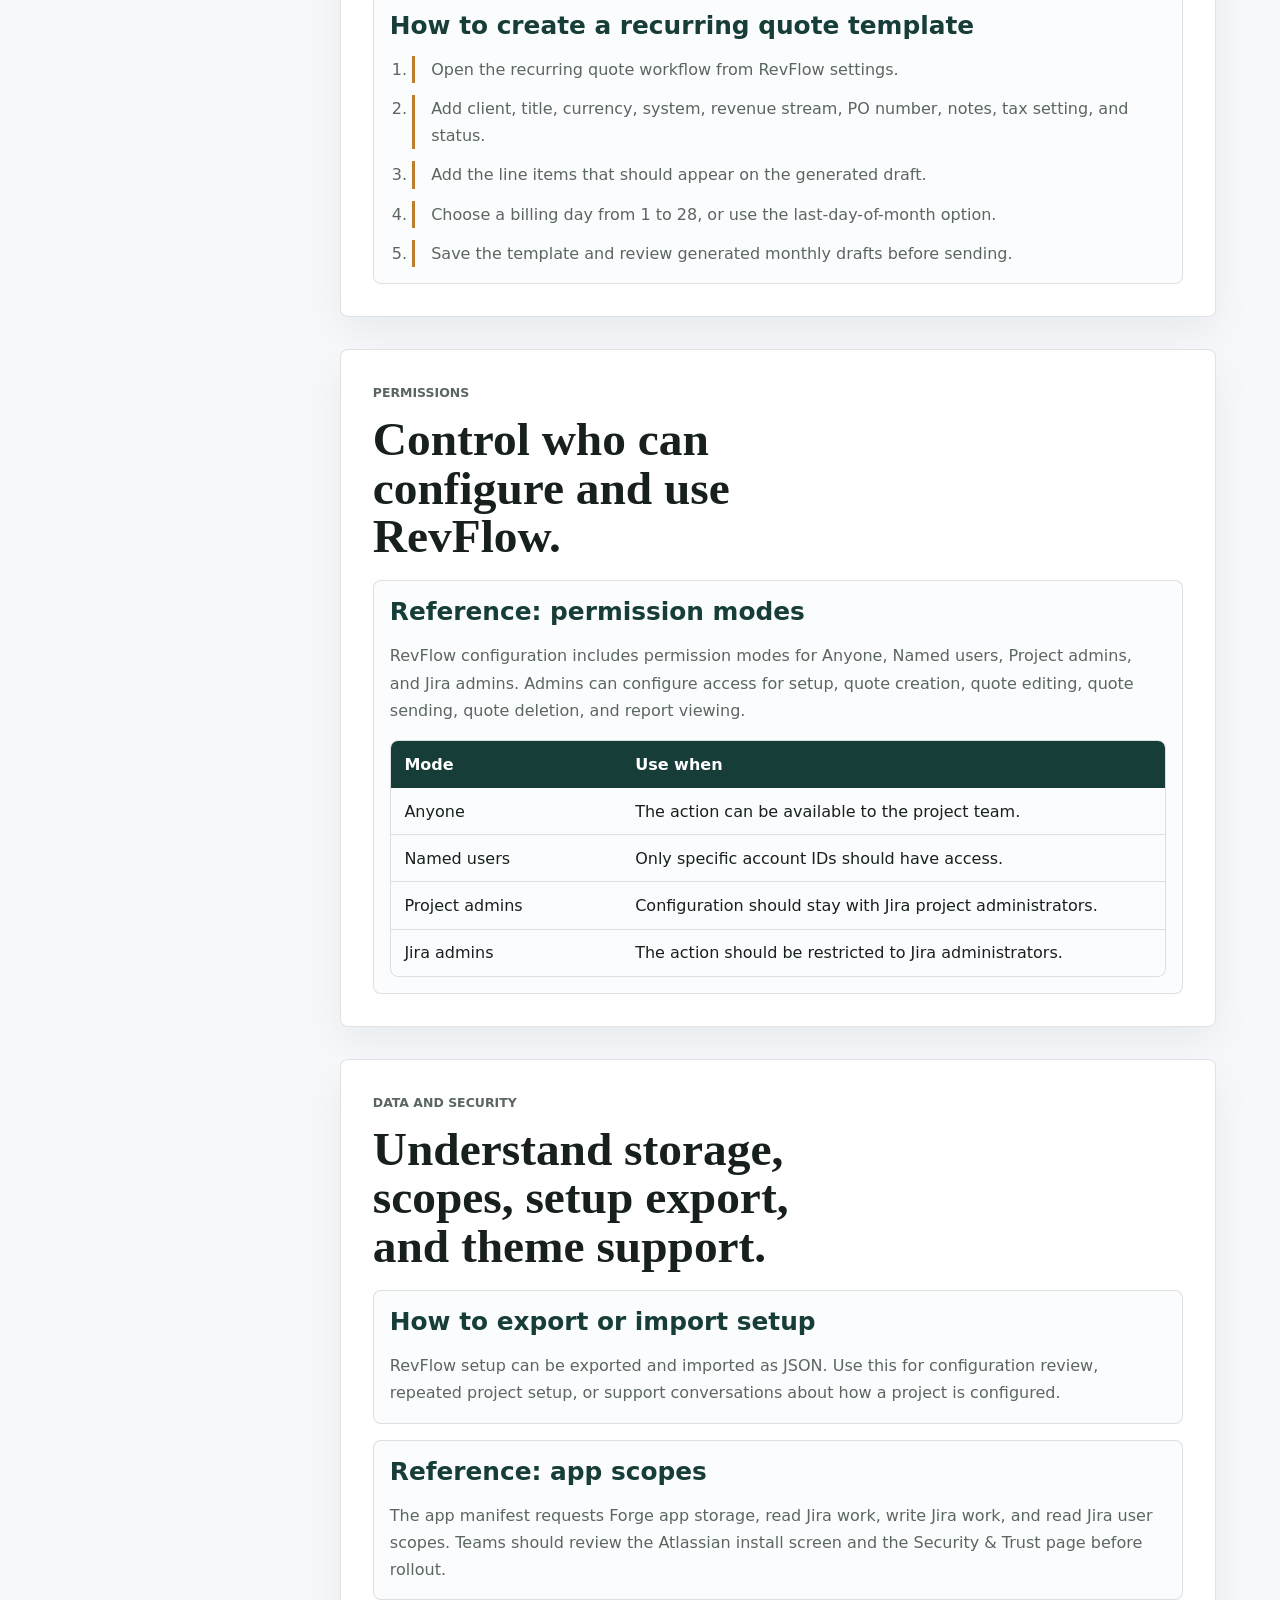
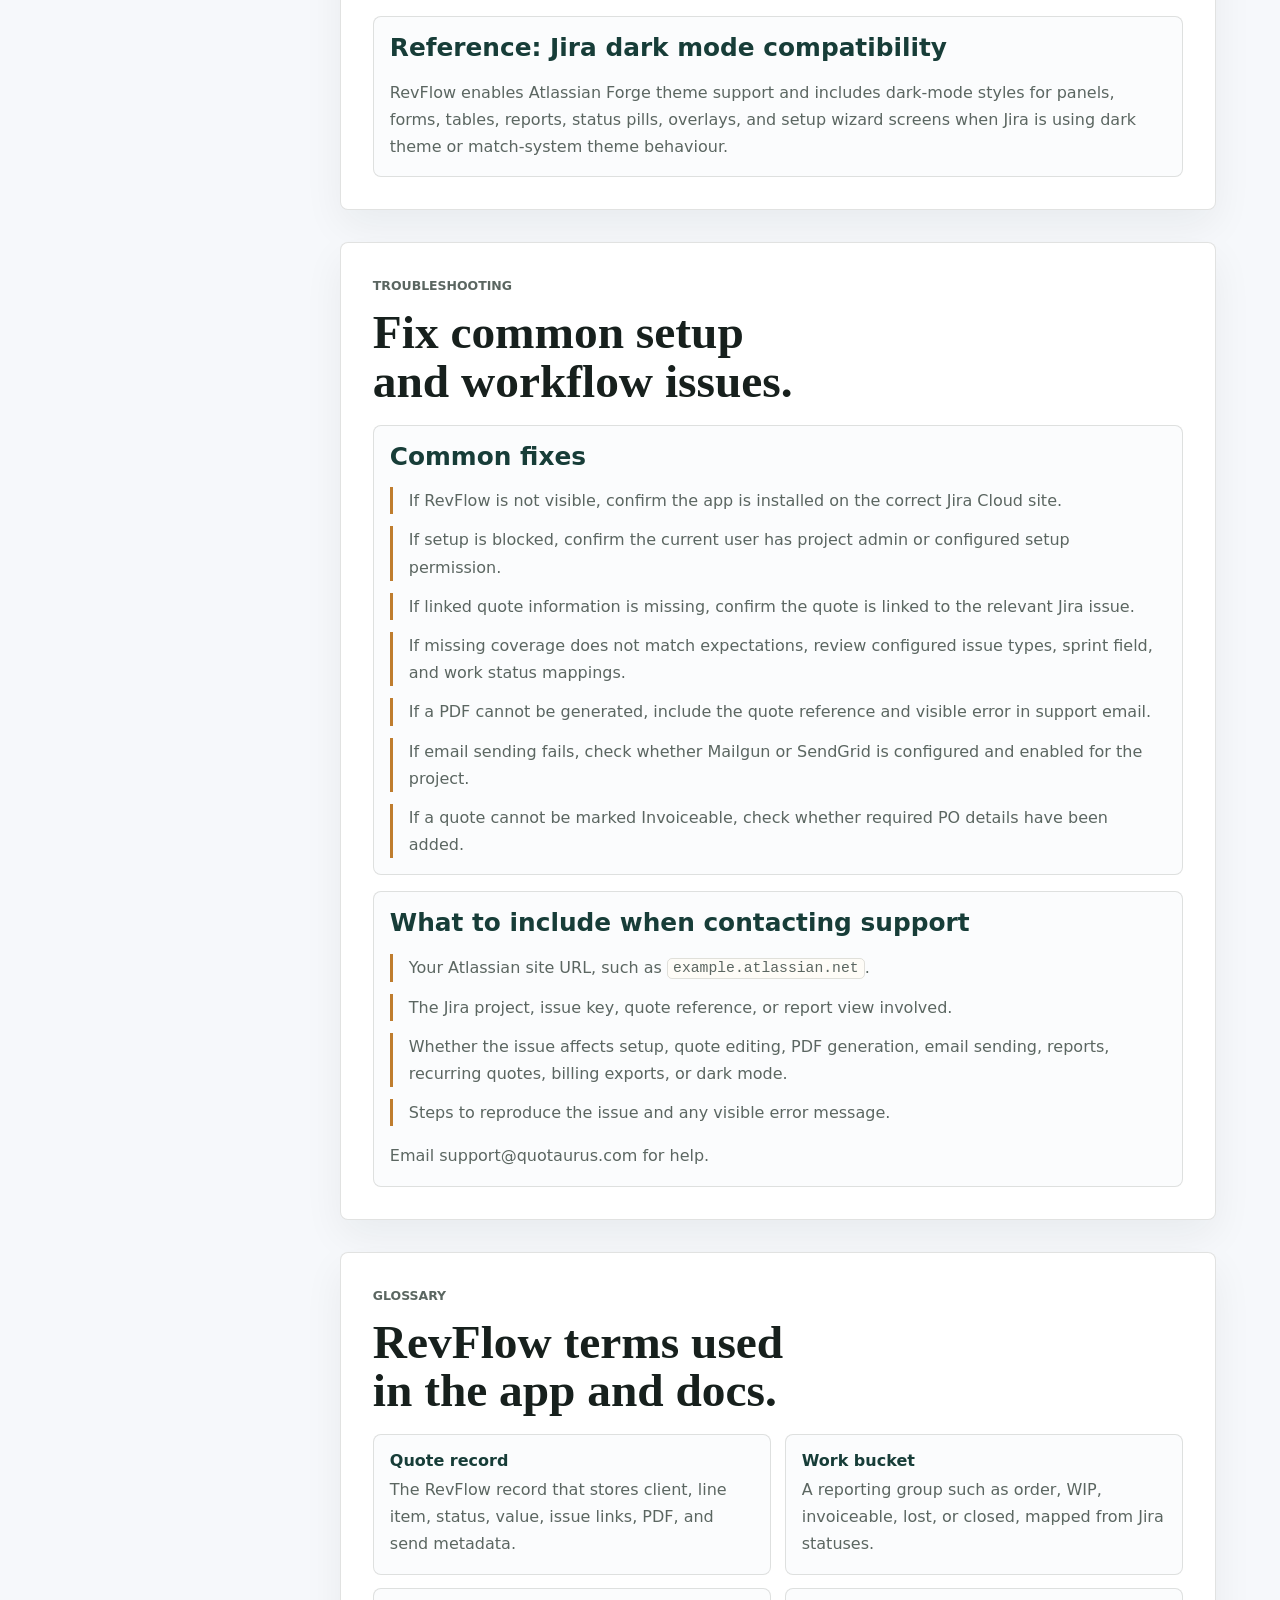
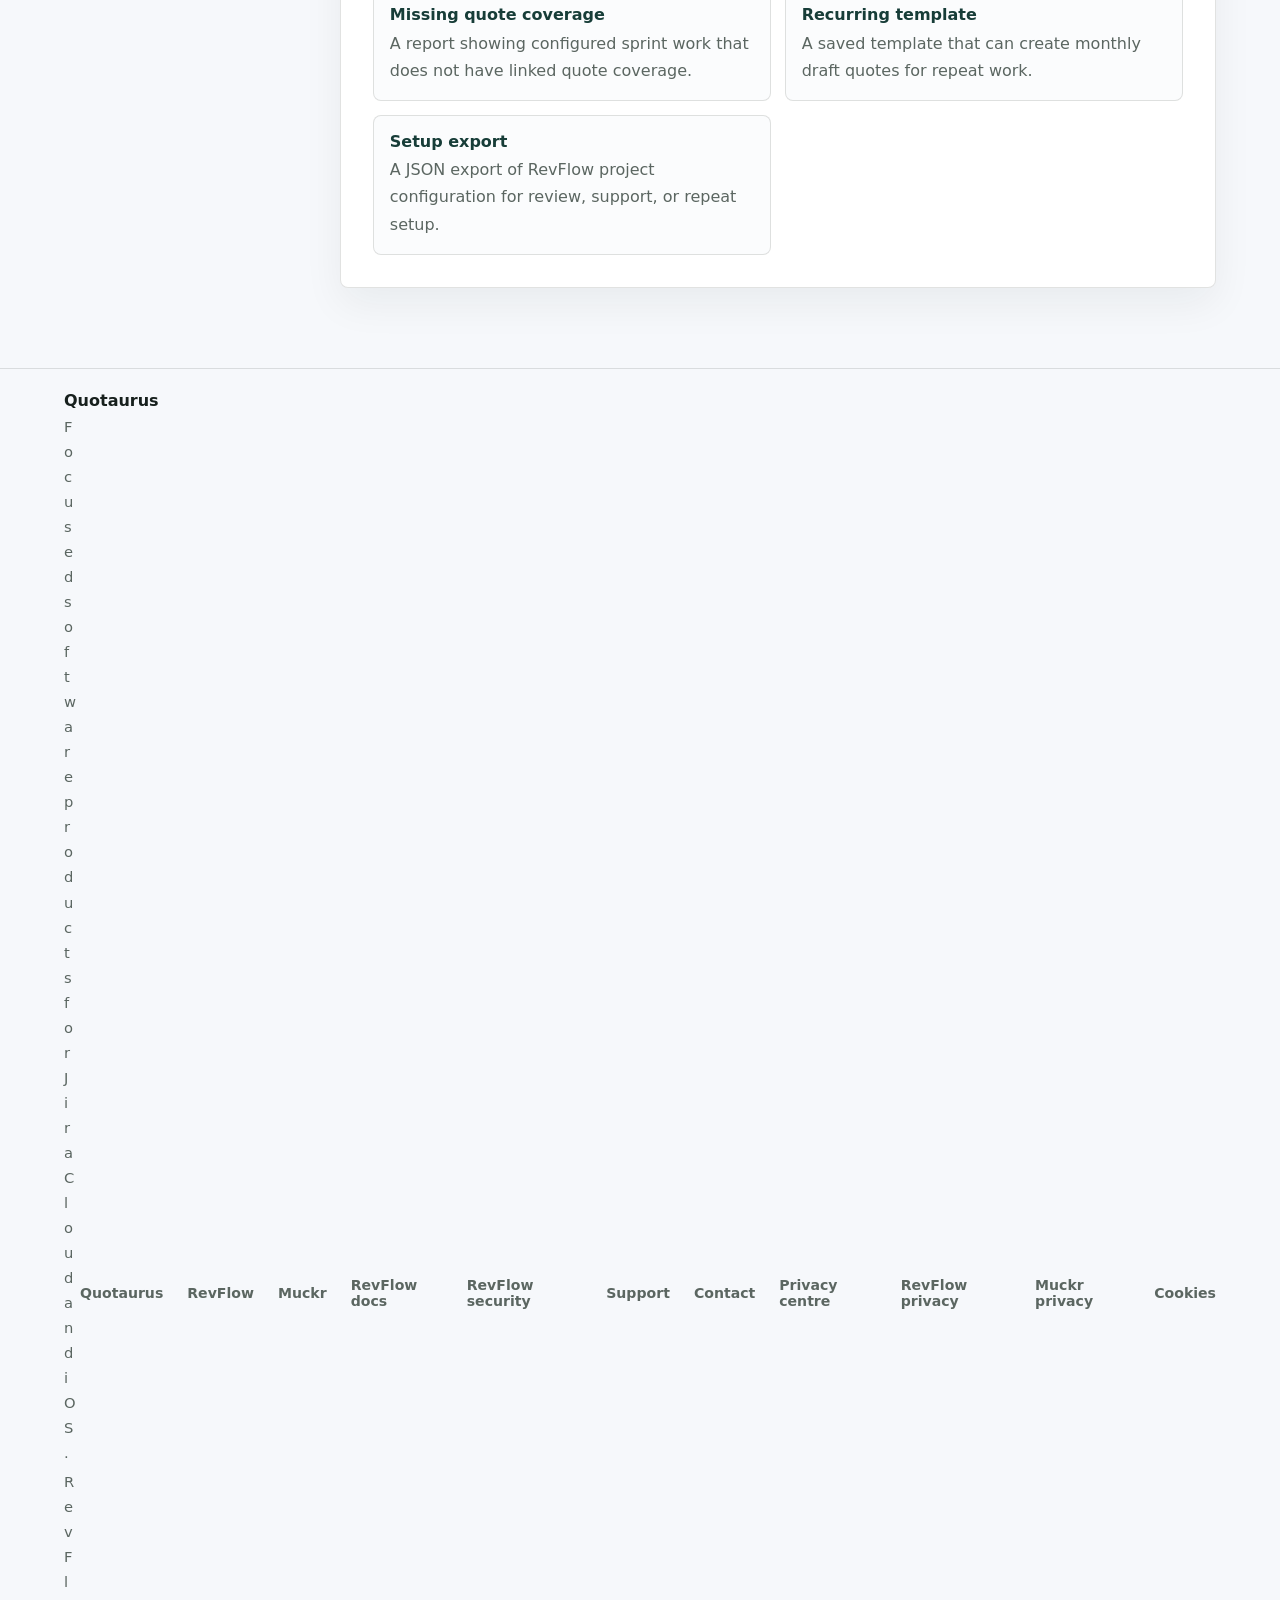
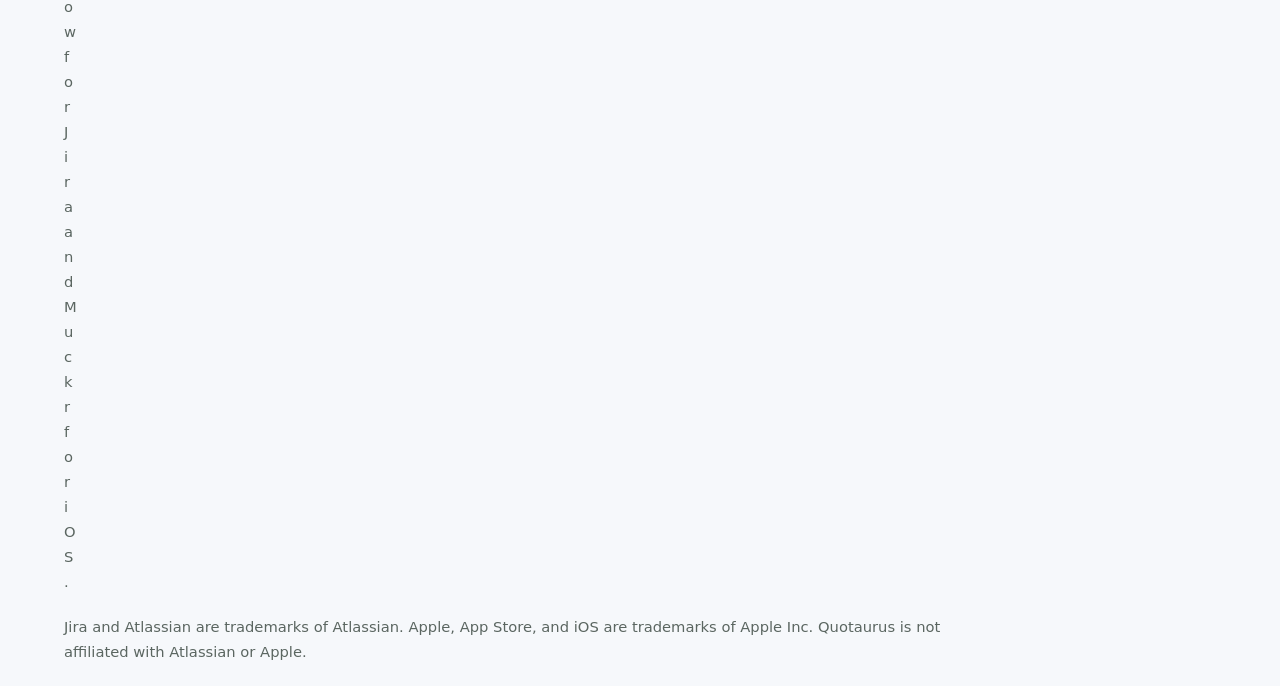
<file: docs.html>
<!doctype html>
<html lang="en">
  <head>
    <meta charset="utf-8">
    <meta name="viewport" content="width=device-width, initial-scale=1">
    <meta
      name="description"
      content="RevFlow wiki and how-to guides for setup, Jira field mappings, quote workflows, reporting, PDFs, Mailgun, SendGrid, recurring quotes, permissions, dark mode, and troubleshooting."
    >
    <title>Wiki &amp; Documentation | RevFlow by Quotaurus</title>
    <link rel="icon" href="assets/quotaurus-logo.png" type="image/png">
    <link rel="stylesheet" href="styles.css">
    <script src="animations.js" defer></script>
  </head>
  <body>
    <header class="site-header" aria-label="Main navigation">
      <a class="brand" href="index.html" aria-label="Quotaurus home">
        <img class="brand-logo" src="assets/quotaurus-logo.png" alt="Quotaurus">
      </a>
      <nav class="nav-links" aria-label="Primary navigation">
        <div class="nav-cluster">
          <span class="nav-label">Products</span>
          <a href="revflow.html">RevFlow</a>
          <a href="muckr.html">Muckr</a>
        </div>
        <div class="nav-cluster">
          <span class="nav-label">RevFlow</span>
          <a href="use-cases.html">Use cases</a>
          <a href="revflow.html#product-tour">Tour</a>
          <a href="pricing.html">Pricing</a>
          <a aria-current="page" href="docs.html">Docs</a>
          <a href="security.html">Security</a>
          <a href="revflow-privacy.html">Privacy</a>
        </div>
        <div class="nav-cluster">
          <span class="nav-label">Company</span>
          <a href="support.html">Support</a>
          <a href="contact.html">Contact</a>
          <a href="privacy-policy.html">Privacy</a>
        </div>
        <a class="nav-cta" href="https://marketplace.atlassian.com/apps/2187659327/revflow-for-jira" target="_blank" rel="noopener">Try RevFlow free</a>
      </nav>
    </header>

    <main>
      <section class="page-hero docs-hero" aria-labelledby="docs-title">
        <p class="eyebrow">RevFlow Wiki</p>
        <h1 id="docs-title">Everything you need to run RevFlow.</h1>
        <p>
          A practical, wiki-style help centre for RevFlow. Jump straight to
          admin setup, quote workflows, reporting, PDFs and email, permissions,
          or troubleshooting.
        </p>
      </section>

      <section class="wiki-shell" aria-label="RevFlow documentation">
        <aside class="wiki-sidebar" aria-label="Documentation navigation">
          <div class="wiki-sidebar-panel">
            <span class="wiki-label">Contents</span>
            <nav class="wiki-nav">
              <a href="#start-here">Start here</a>
              <a href="#admin-setup">Admin setup</a>
              <a href="#quote-workflow">Quote workflow</a>
              <a href="#reports-exports">Reports and exports</a>
              <a href="#pdf-email">PDF and email</a>
              <a href="#recurring-quotes">Recurring quotes</a>
              <a href="#permissions">Permissions</a>
              <a href="#data-security">Data and security</a>
              <a href="#troubleshooting">Troubleshooting</a>
              <a href="#glossary">Glossary</a>
            </nav>
          </div>
        </aside>

        <div class="wiki-content">
          <section class="wiki-section" id="start-here" aria-labelledby="start-title">
            <p class="section-kicker">Start here</p>
            <h2 id="start-title">Choose the guide that matches what you need to do.</h2>
            <div class="wiki-card-grid">
              <a class="wiki-card" href="#install-open">
                <span>Install</span>
                Get RevFlow installed and visible in Jira Cloud.
              </a>
              <a class="wiki-card" href="#complete-setup">
                <span>Set up</span>
                Complete the first-run wizard for a project.
              </a>
              <a class="wiki-card" href="#create-quote">
                <span>Create quote</span>
                Create and link your first quote record.
              </a>
              <a class="wiki-card" href="#reporting-guide">
                <span>Report</span>
                Use revenue, coverage, and completion reports.
              </a>
              <a class="wiki-card" href="#email-guide">
                <span>Email</span>
                Configure optional Mailgun or SendGrid sending.
              </a>
              <a class="wiki-card" href="#fix-common-issues">
                <span>Fix issues</span>
                Work through common setup and workflow problems.
              </a>
            </div>
          </section>

          <section class="wiki-section" id="admin-setup" aria-labelledby="admin-title">
            <p class="section-kicker">Admin setup</p>
            <h2 id="admin-title">Install RevFlow and configure the project workflow.</h2>

            <span class="anchor-target" id="setup-wizard" aria-hidden="true"></span>
            <article class="wiki-article" id="install-open">
              <h3>How to install and open RevFlow</h3>
              <ol class="step-list">
                <li>Open the <a href="https://marketplace.atlassian.com/apps/2187659327/revflow-for-jira" target="_blank" rel="noopener">RevFlow listing on the Atlassian Marketplace</a> and choose Try it free.</li>
                <li>Select the Jira Cloud site where the app should be installed.</li>
                <li>Review the requested Forge permissions on the Atlassian install screen.</li>
                <li>Open a Jira project and look for the project page named RevFlow.</li>
                <li>Open a Jira issue and look for the issue panel named RevFlow.</li>
              </ol>
              <p>
                Installation requires Jira Cloud admin permission. If you do not
                see RevFlow after installation, confirm the app was installed on
                the correct Jira Cloud site.
              </p>
            </article>

            <article class="wiki-article" id="complete-setup">
              <h3>How to complete the first-run setup wizard</h3>
              <p>
                When a project is not configured, RevFlow shows a setup banner to
                project admins. The wizard is the main configuration surface and
                can also be relaunched later from settings.
              </p>
              <ol class="step-list">
                <li>Open the RevFlow project page as a user with setup permission.</li>
                <li>Start the setup wizard from the setup banner or settings menu.</li>
                <li>Confirm Jira field mappings for systems, acceptance criteria, parent or epic relationships, sprint metadata, estimates, and logged time.</li>
                <li>Review quote statuses, reporting buckets, and issue types.</li>
                <li>Add company, currency, tax, quote item, client, and revenue stream details.</li>
                <li>Choose feature flags and optional email provider settings.</li>
                <li>Set access rules for configuration, quote actions, deletion, sending, and report viewing.</li>
                <li>Review the summary and finish setup.</li>
              </ol>
              <p>
                Finishing setup starts the guided tour so admins can see the
                project page workflow before wider rollout.
              </p>
            </article>

            <article class="wiki-article" id="field-mapping">
              <h3>Reference: Jira field mappings</h3>
              <div class="wiki-table-wrap">
                <table class="wiki-table">
                  <thead>
                    <tr>
                      <th>Mapping</th>
                      <th>Used for</th>
                    </tr>
                  </thead>
                  <tbody>
                    <tr>
                      <td>System field</td>
                      <td>Grouping quote and delivery work by product, system, or service area.</td>
                    </tr>
                    <tr>
                      <td>Acceptance criteria</td>
                      <td>Supporting quote context when work is created from Jira issues.</td>
                    </tr>
                    <tr>
                      <td>Epic or parent relationship</td>
                      <td>Reporting and coverage checks that need parent delivery context.</td>
                    </tr>
                    <tr>
                      <td>Sprint field</td>
                      <td>Current and next sprint missing quote coverage reports.</td>
                    </tr>
                    <tr>
                      <td>Estimate and logged time</td>
                      <td>Delivery economics and billable activity reporting.</td>
                    </tr>
                  </tbody>
                </table>
              </div>
            </article>

            <article class="wiki-article" id="statuses">
              <h3>Reference: quote statuses and work buckets</h3>
              <p>
                RevFlow ships with default quote statuses including Draft, Sent,
                Accepted, Rejected, Invoiceable, Closed, and Cancelled. Admins
                can configure statuses and map Jira work statuses into reporting
                buckets such as order, WIP, invoiceable, lost, and closed.
              </p>
              <p>
                Missing quote coverage uses configured issue types, so teams can
                focus coverage checks on the Jira work types that matter.
              </p>
            </article>
          </section>

          <section class="wiki-section" id="quote-workflow" aria-labelledby="quote-title">
            <p class="section-kicker">Quote workflow</p>
            <h2 id="quote-title">Create, link, price, and track quotes from Jira work.</h2>

            <article class="wiki-article" id="create-quote">
              <h3>How to create your first quote</h3>
              <ol class="step-list">
                <li>Open a Jira issue or the RevFlow project page.</li>
                <li>Create a draft quote.</li>
                <li>Add client, title, currency, PO, forecast completion, notes, system, and revenue stream details.</li>
                <li>Add line items with product, rate, quantity, and tax settings.</li>
                <li>Save the quote.</li>
                <li>Generate a PDF preview or move the quote through your configured status flow.</li>
              </ol>
            </article>

            <article class="wiki-article" id="link-issues">
              <h3>How to link a quote to Jira issues</h3>
              <ol class="step-list">
                <li>Open the relevant quote from the RevFlow project page or issue panel.</li>
                <li>Use the quote linking workflow to attach the Jira issues covered by the quote.</li>
                <li>Save the quote record.</li>
                <li>Open a linked Jira issue and confirm the RevFlow issue panel shows the linked quote context.</li>
              </ol>
              <p>
                Linking quotes to issues is the core behaviour that keeps
                commercial context beside delivery scope.
              </p>
            </article>

            <article class="wiki-article" id="saved-quotes">
              <h3>How to find saved quotes</h3>
              <p>
                The RevFlow project page includes saved quote filtering by
                status, system, created date, and search text. Use this view to
                reopen draft, sent, accepted, invoiceable, closed, rejected, or
                cancelled quote records.
              </p>
            </article>
          </section>

          <section class="wiki-section" id="reports-exports" aria-labelledby="reports-title">
            <p class="section-kicker">Reports and exports</p>
            <h2 id="reports-title">Use RevFlow reports to spot revenue and coverage gaps.</h2>

            <article class="wiki-article" id="reporting-guide">
              <h3>How to use the reporting views</h3>
              <ol class="step-list">
                <li>Open the RevFlow project page.</li>
                <li>Switch from saved quotes to reports.</li>
                <li>Choose the relevant date range and currency where available.</li>
                <li>Review quote value by status, quote funnel, value over time, top clients, top systems, and top revenue streams.</li>
                <li>Use billable activity and completion-month views for delivery-linked revenue checks.</li>
              </ol>
            </article>

            <article class="wiki-article" id="missing-coverage">
              <h3>How to review missing quote coverage</h3>
              <p>
                Missing coverage reports highlight configured issue types in the
                current and next sprint that do not have linked quote coverage.
                If the results do not match expectations, review setup for
                issue types, sprint field mapping, and work status mappings.
              </p>
            </article>

            <article class="wiki-article" id="billing-export">
              <h3>How to prepare billing exports</h3>
              <p>
                RevFlow supports billing export columns and profiles so teams can
                prepare finance handoff data. The default export structure can
                include project, client, quote reference, description, net
                value, tax, total, and invoice number.
              </p>
            </article>
          </section>

          <section class="wiki-section" id="pdf-email" aria-labelledby="pdf-email-title">
            <p class="section-kicker">PDF and email</p>
            <h2 id="pdf-email-title">Generate quote PDFs and configure optional sending.</h2>

            <article class="wiki-article" id="pdf-guide">
              <h3>How to generate a quote PDF</h3>
              <ol class="step-list">
                <li>Open the quote record.</li>
                <li>Confirm client, line items, tax, currency, PO, and notes are correct.</li>
                <li>Generate the PDF preview.</li>
                <li>Share or send the PDF according to your configured workflow.</li>
              </ol>
              <p>
                PDF generation does not require email sending to be configured.
              </p>
            </article>

            <article class="wiki-article" id="email-guide">
              <h3>How to configure quote email sending</h3>
              <p>
                Email sending is optional. The setup wizard supports provider
                choices for None, Mailgun, and SendGrid.
              </p>
              <ol class="step-list">
                <li>Open RevFlow setup as a project admin or configured setup user.</li>
                <li>Go to the features and email step.</li>
                <li>Choose Mailgun or SendGrid if the project should send quote emails.</li>
                <li>Add the provider settings required by your sending setup.</li>
                <li>Save setup and test with a non-sensitive quote before wider rollout.</li>
              </ol>
              <p>
                When a configured provider sends successfully, RevFlow stores
                recipient and sent-date metadata on the quote.
              </p>
            </article>
          </section>

          <section class="wiki-section" id="recurring-quotes" aria-labelledby="recurring-title">
            <p class="section-kicker">Recurring quotes</p>
            <h2 id="recurring-title">Create monthly draft quotes for repeat work.</h2>
            <article class="wiki-article" id="recurring-guide">
              <h3>How to create a recurring quote template</h3>
              <ol class="step-list">
                <li>Open the recurring quote workflow from RevFlow settings.</li>
                <li>Add client, title, currency, system, revenue stream, PO number, notes, tax setting, and status.</li>
                <li>Add the line items that should appear on the generated draft.</li>
                <li>Choose a billing day from 1 to 28, or use the last-day-of-month option.</li>
                <li>Save the template and review generated monthly drafts before sending.</li>
              </ol>
            </article>
          </section>

          <section class="wiki-section" id="permissions" aria-labelledby="permissions-title">
            <p class="section-kicker">Permissions</p>
            <h2 id="permissions-title">Control who can configure and use RevFlow.</h2>
            <article class="wiki-article">
              <h3>Reference: permission modes</h3>
              <p>
                RevFlow configuration includes permission modes for Anyone,
                Named users, Project admins, and Jira admins. Admins can
                configure access for setup, quote creation, quote editing, quote
                sending, quote deletion, and report viewing.
              </p>
              <div class="wiki-table-wrap">
                <table class="wiki-table">
                  <thead>
                    <tr>
                      <th>Mode</th>
                      <th>Use when</th>
                    </tr>
                  </thead>
                  <tbody>
                    <tr>
                      <td>Anyone</td>
                      <td>The action can be available to the project team.</td>
                    </tr>
                    <tr>
                      <td>Named users</td>
                      <td>Only specific account IDs should have access.</td>
                    </tr>
                    <tr>
                      <td>Project admins</td>
                      <td>Configuration should stay with Jira project administrators.</td>
                    </tr>
                    <tr>
                      <td>Jira admins</td>
                      <td>The action should be restricted to Jira administrators.</td>
                    </tr>
                  </tbody>
                </table>
              </div>
            </article>
          </section>

          <section class="wiki-section" id="data-security" aria-labelledby="data-title">
            <p class="section-kicker">Data and security</p>
            <h2 id="data-title">Understand storage, scopes, setup export, and theme support.</h2>

            <article class="wiki-article" id="setup-export">
              <h3>How to export or import setup</h3>
              <p>
                RevFlow setup can be exported and imported as JSON. Use this for
                configuration review, repeated project setup, or support
                conversations about how a project is configured.
              </p>
            </article>

            <article class="wiki-article">
              <h3>Reference: app scopes</h3>
              <p>
                The app manifest requests Forge app storage, read Jira work,
                write Jira work, and read Jira user scopes. Teams should review
                the Atlassian install screen and the
                <a href="security.html">Security &amp; Trust</a> page before rollout.
              </p>
            </article>

            <article class="wiki-article" id="dark-mode">
              <h3>Reference: Jira dark mode compatibility</h3>
              <p>
                RevFlow enables Atlassian Forge theme support and includes
                dark-mode styles for panels, forms, tables, reports, status
                pills, overlays, and setup wizard screens when Jira is using
                dark theme or match-system theme behaviour.
              </p>
            </article>
          </section>

          <section class="wiki-section" id="troubleshooting" aria-labelledby="troubleshooting-title">
            <p class="section-kicker">Troubleshooting</p>
            <h2 id="troubleshooting-title">Fix common setup and workflow issues.</h2>

            <article class="wiki-article" id="fix-common-issues">
              <h3>Common fixes</h3>
              <ul class="plain-list">
                <li>If RevFlow is not visible, confirm the app is installed on the correct Jira Cloud site.</li>
                <li>If setup is blocked, confirm the current user has project admin or configured setup permission.</li>
                <li>If linked quote information is missing, confirm the quote is linked to the relevant Jira issue.</li>
                <li>If missing coverage does not match expectations, review configured issue types, sprint field, and work status mappings.</li>
                <li>If a PDF cannot be generated, include the quote reference and visible error in support email.</li>
                <li>If email sending fails, check whether Mailgun or SendGrid is configured and enabled for the project.</li>
                <li>If a quote cannot be marked Invoiceable, check whether required PO details have been added.</li>
              </ul>
            </article>

            <article class="wiki-article" id="support-details">
              <h3>What to include when contacting support</h3>
              <ul class="plain-list">
                <li>Your Atlassian site URL, such as <code>example.atlassian.net</code>.</li>
                <li>The Jira project, issue key, quote reference, or report view involved.</li>
                <li>Whether the issue affects setup, quote editing, PDF generation, email sending, reports, recurring quotes, billing exports, or dark mode.</li>
                <li>Steps to reproduce the issue and any visible error message.</li>
              </ul>
              <p>
                Email <a href="mailto:support@quotaurus.com?subject=RevFlow%20support">support@quotaurus.com</a>
                for help.
              </p>
            </article>
          </section>

          <section class="wiki-section" id="glossary" aria-labelledby="glossary-title">
            <p class="section-kicker">Glossary</p>
            <h2 id="glossary-title">RevFlow terms used in the app and docs.</h2>
            <dl class="wiki-glossary">
              <div>
                <dt>Quote record</dt>
                <dd>The RevFlow record that stores client, line item, status, value, issue links, PDF, and send metadata.</dd>
              </div>
              <div>
                <dt>Work bucket</dt>
                <dd>A reporting group such as order, WIP, invoiceable, lost, or closed, mapped from Jira statuses.</dd>
              </div>
              <div>
                <dt>Missing quote coverage</dt>
                <dd>A report showing configured sprint work that does not have linked quote coverage.</dd>
              </div>
              <div>
                <dt>Recurring template</dt>
                <dd>A saved template that can create monthly draft quotes for repeat work.</dd>
              </div>
              <div>
                <dt>Setup export</dt>
                <dd>A JSON export of RevFlow project configuration for review, support, or repeat setup.</dd>
              </div>
            </dl>
          </section>
        </div>
      </section>
    </main>

    <footer class="site-footer">
      <div>
        <span class="footer-brand">Quotaurus</span>
        <p>Focused software products for Jira Cloud and iOS.</p>
        <p>RevFlow for Jira and Muckr for iOS.</p>
      </div>
      <nav aria-label="Footer navigation">
        <a href="index.html">Quotaurus</a>
        <a href="revflow.html">RevFlow</a>
        <a href="muckr.html">Muckr</a>
        <a href="docs.html">RevFlow docs</a>
        <a href="security.html">RevFlow security</a>
        <a href="support.html">Support</a>
        <a href="contact.html">Contact</a>
        <a href="privacy-policy.html">Privacy centre</a>
        <a href="revflow-privacy.html">RevFlow privacy</a>
        <a href="muckr-privacy.html">Muckr privacy</a>
        <a href="cookie-policy.html">Cookies</a>
      </nav>
      <p class="trademark-note">
        Jira and Atlassian are trademarks of Atlassian. Apple, App Store, and
        iOS are trademarks of Apple Inc. Quotaurus is not affiliated with
        Atlassian or Apple.
      </p>
    </footer>
  </body>
</html>
</file>
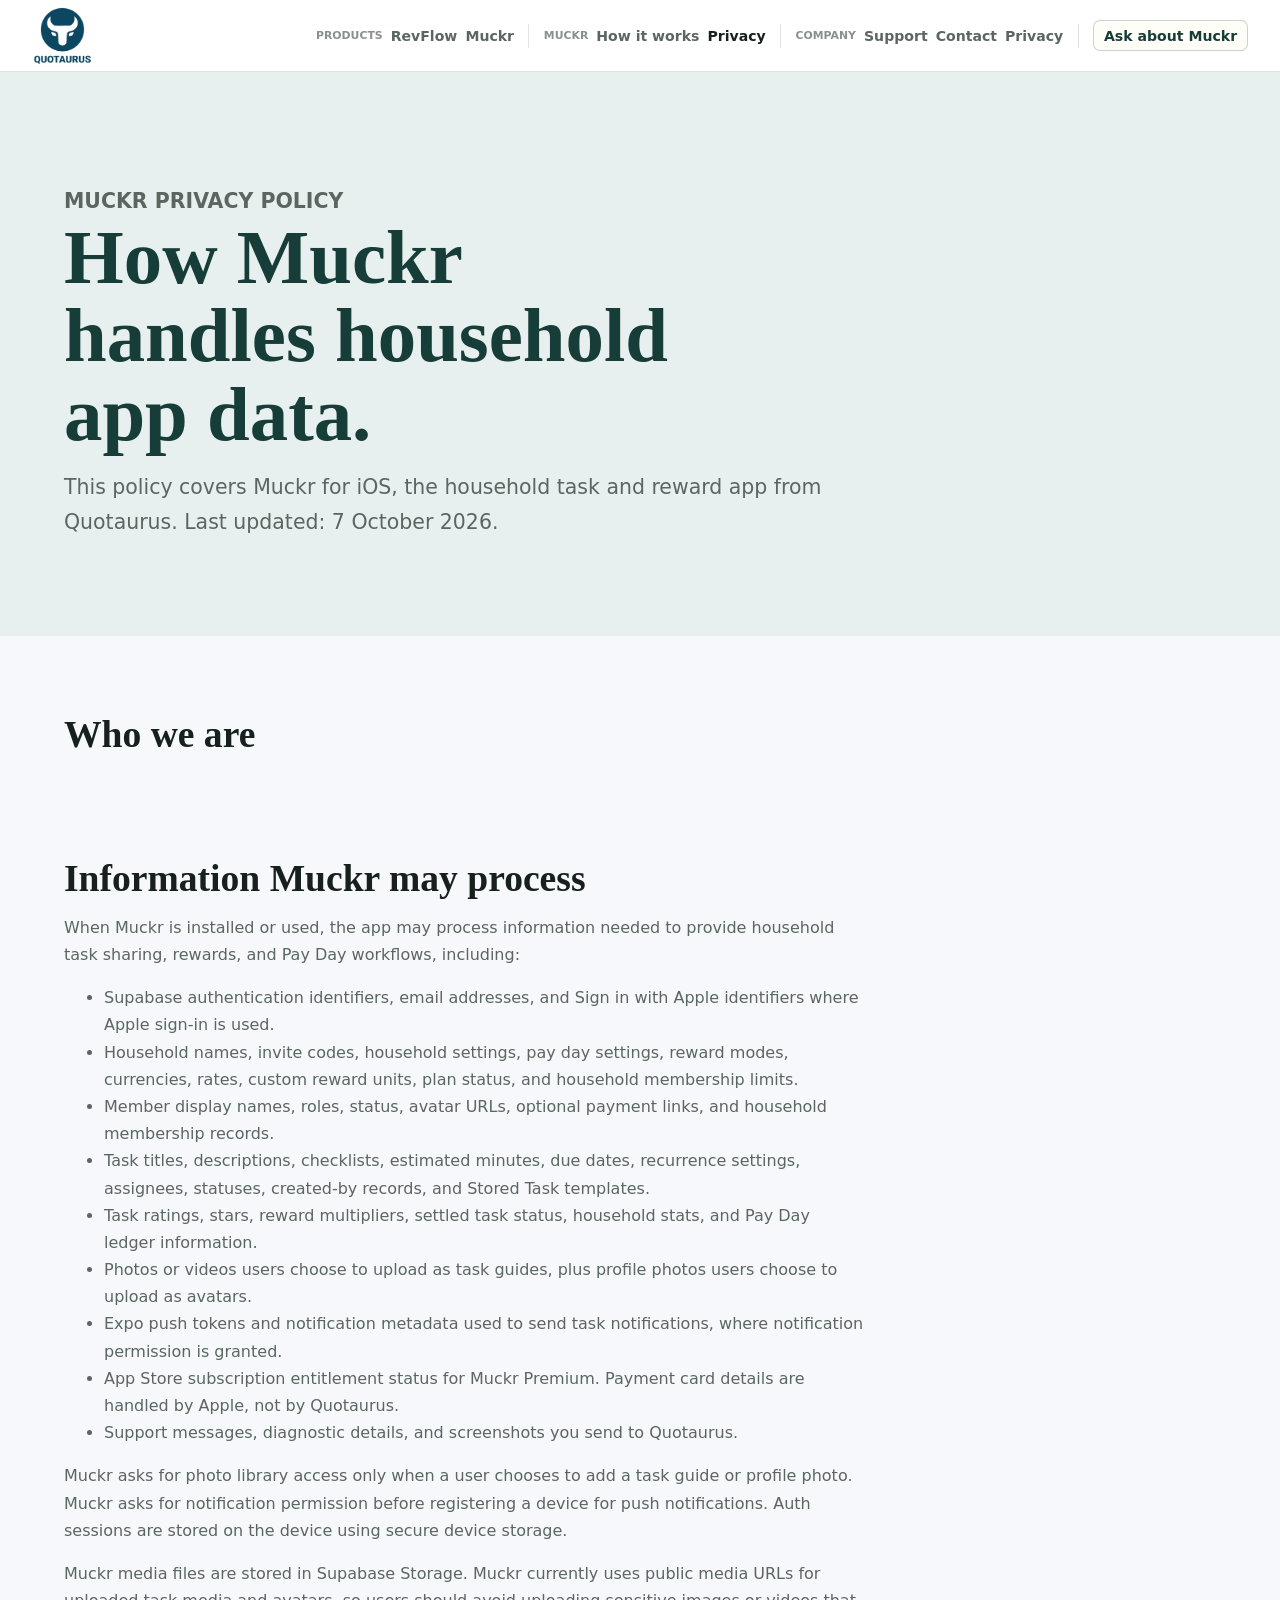
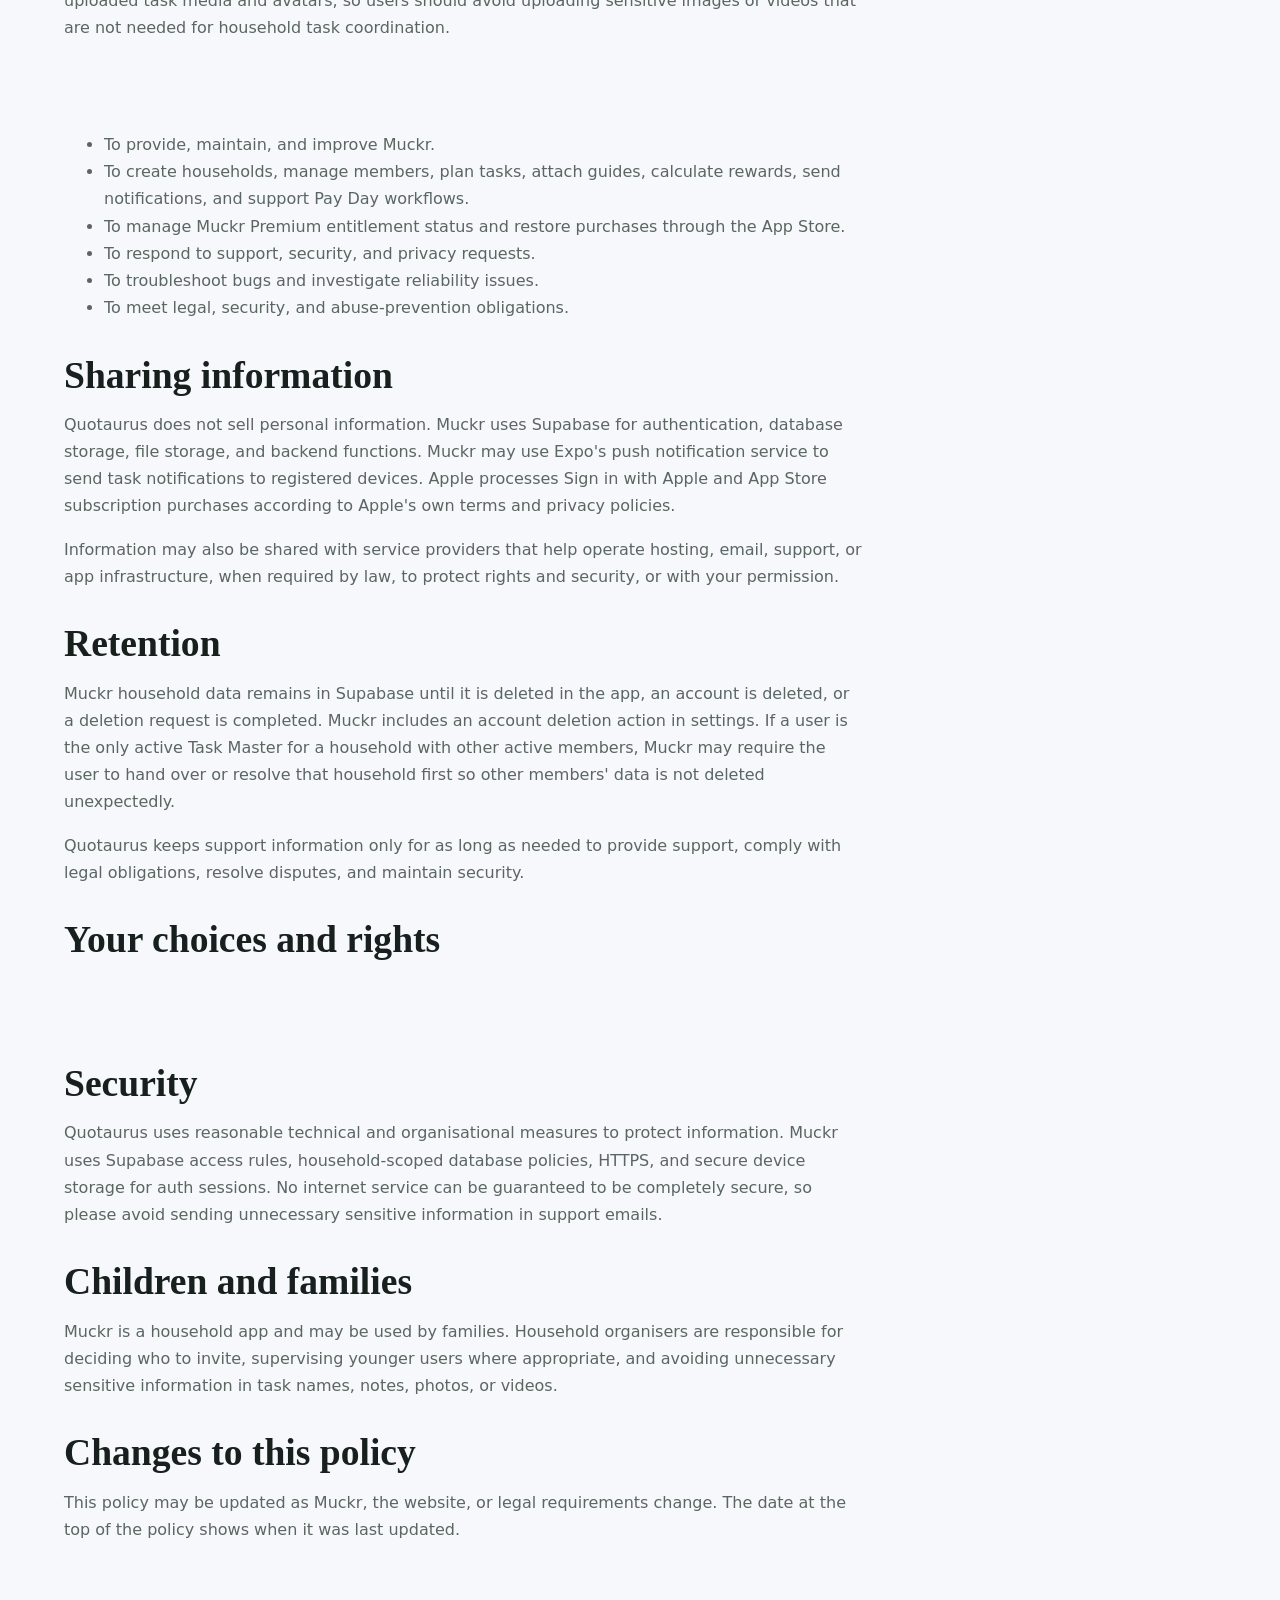
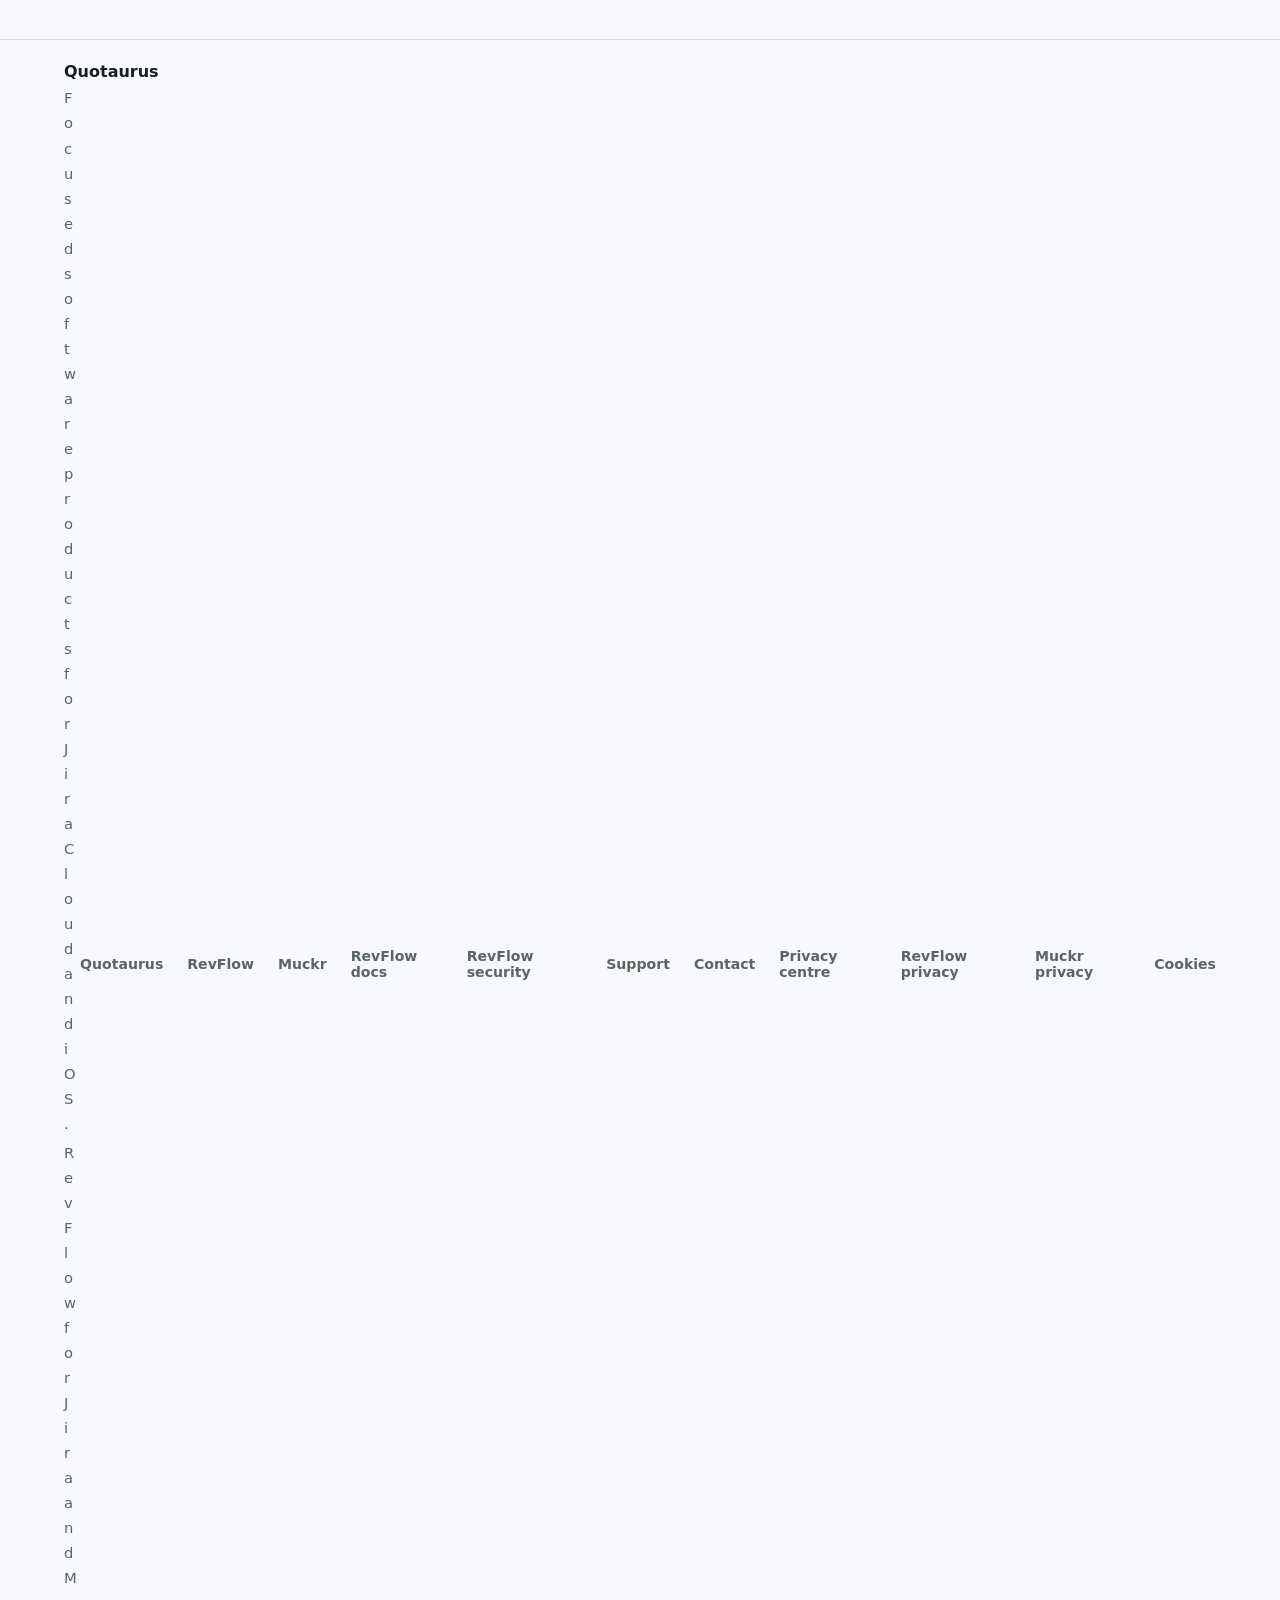
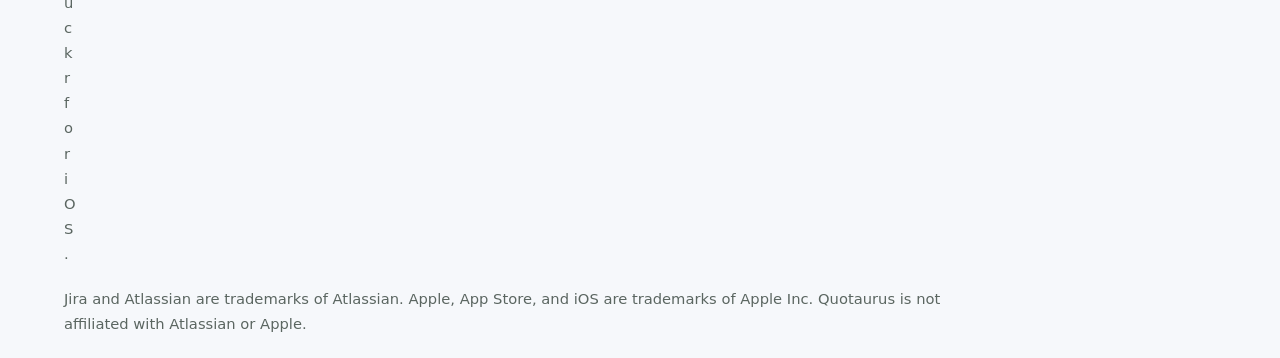
<file: muckr-privacy.html>
<!doctype html>
<html lang="en">
  <head>
    <meta charset="utf-8">
    <meta name="viewport" content="width=device-width, initial-scale=1">
    <meta
      name="description"
      content="Privacy policy for Muckr, the Quotaurus iOS app for household tasks, rewards, media guides, and Pay Day tracking."
    >
    <title>Muckr Privacy Policy | Quotaurus</title>
    <link rel="icon" href="assets/quotaurus-logo.png" type="image/png">
    <link rel="stylesheet" href="styles.css">
    <script src="animations.js" defer></script>
  </head>
  <body>
    <header class="site-header" aria-label="Main navigation">
      <a class="brand" href="index.html" aria-label="Quotaurus home">
        <img class="brand-logo" src="assets/quotaurus-logo.png" alt="Quotaurus">
      </a>
      <nav class="nav-links" aria-label="Primary navigation">
        <div class="nav-cluster">
          <span class="nav-label">Products</span>
          <a href="revflow.html">RevFlow</a>
          <a href="muckr.html">Muckr</a>
        </div>
        <div class="nav-cluster">
          <span class="nav-label">Muckr</span>
          <a href="muckr.html#how-muckr-works">How it works</a>
          <a aria-current="page" href="muckr-privacy.html">Privacy</a>
        </div>
        <div class="nav-cluster">
          <span class="nav-label">Company</span>
          <a href="support.html">Support</a>
          <a href="contact.html">Contact</a>
          <a href="privacy-policy.html">Privacy</a>
        </div>
        <a class="nav-cta" href="mailto:hello@quotaurus.com?subject=Muckr%20question">Ask about Muckr</a>
      </nav>
    </header>

    <main>
      <section class="page-hero" aria-labelledby="privacy-title">
        <p class="eyebrow">Muckr privacy policy</p>
        <h1 id="privacy-title">How Muckr handles household app data.</h1>
        <p>
          This policy covers Muckr for iOS, the household task and reward app
          from Quotaurus. Last updated: 7 October 2026.
        </p>
      </section>

      <article class="policy-layout">
        <h2>Who we are</h2>
        <p>
          Quotaurus operates Muckr for iOS. You can contact Quotaurus about
          Muckr privacy questions at
          <a href="mailto:privacy@quotaurus.com">privacy@quotaurus.com</a>.
        </p>

        <h2>Information Muckr may process</h2>
        <p>
          When Muckr is installed or used, the app may process information
          needed to provide household task sharing, rewards, and Pay Day
          workflows, including:
        </p>
        <ul>
          <li>Supabase authentication identifiers, email addresses, and Sign in with Apple identifiers where Apple sign-in is used.</li>
          <li>Household names, invite codes, household settings, pay day settings, reward modes, currencies, rates, custom reward units, plan status, and household membership limits.</li>
          <li>Member display names, roles, status, avatar URLs, optional payment links, and household membership records.</li>
          <li>Task titles, descriptions, checklists, estimated minutes, due dates, recurrence settings, assignees, statuses, created-by records, and Stored Task templates.</li>
          <li>Task ratings, stars, reward multipliers, settled task status, household stats, and Pay Day ledger information.</li>
          <li>Photos or videos users choose to upload as task guides, plus profile photos users choose to upload as avatars.</li>
          <li>Expo push tokens and notification metadata used to send task notifications, where notification permission is granted.</li>
          <li>App Store subscription entitlement status for Muckr Premium. Payment card details are handled by Apple, not by Quotaurus.</li>
          <li>Support messages, diagnostic details, and screenshots you send to Quotaurus.</li>
        </ul>
        <p>
          Muckr asks for photo library access only when a user chooses to add a
          task guide or profile photo. Muckr asks for notification permission
          before registering a device for push notifications. Auth sessions are
          stored on the device using secure device storage.
        </p>
        <p>
          Muckr media files are stored in Supabase Storage. Muckr currently uses
          public media URLs for uploaded task media and avatars, so users should
          avoid uploading sensitive images or videos that are not needed for
          household task coordination.
        </p>

        <h2>How information is used</h2>
        <ul>
          <li>To provide, maintain, and improve Muckr.</li>
          <li>To create households, manage members, plan tasks, attach guides, calculate rewards, send notifications, and support Pay Day workflows.</li>
          <li>To manage Muckr Premium entitlement status and restore purchases through the App Store.</li>
          <li>To respond to support, security, and privacy requests.</li>
          <li>To troubleshoot bugs and investigate reliability issues.</li>
          <li>To meet legal, security, and abuse-prevention obligations.</li>
        </ul>

        <h2>Sharing information</h2>
        <p>
          Quotaurus does not sell personal information. Muckr uses Supabase for
          authentication, database storage, file storage, and backend functions.
          Muckr may use Expo's push notification service to send task
          notifications to registered devices. Apple processes Sign in with
          Apple and App Store subscription purchases according to Apple's own
          terms and privacy policies.
        </p>
        <p>
          Information may also be shared with service providers that help
          operate hosting, email, support, or app infrastructure, when required
          by law, to protect rights and security, or with your permission.
        </p>

        <h2>Retention</h2>
        <p>
          Muckr household data remains in Supabase until it is deleted in the
          app, an account is deleted, or a deletion request is completed. Muckr
          includes an account deletion action in settings. If a user is the only
          active Task Master for a household with other active members, Muckr may
          require the user to hand over or resolve that household first so other
          members' data is not deleted unexpectedly.
        </p>
        <p>
          Quotaurus keeps support information only for as long as needed to
          provide support, comply with legal obligations, resolve disputes, and
          maintain security.
        </p>

        <h2>Your choices and rights</h2>
        <p>
          Depending on where you live, you may have rights to access, correct,
          delete, restrict, or object to the processing of personal information.
          To make a request, email
          <a href="mailto:privacy@quotaurus.com">privacy@quotaurus.com</a>.
        </p>

        <h2>Security</h2>
        <p>
          Quotaurus uses reasonable technical and organisational measures to
          protect information. Muckr uses Supabase access rules,
          household-scoped database policies, HTTPS, and secure device storage
          for auth sessions. No internet service can be guaranteed to be
          completely secure, so please avoid sending unnecessary sensitive
          information in support emails.
        </p>

        <h2>Children and families</h2>
        <p>
          Muckr is a household app and may be used by families. Household
          organisers are responsible for deciding who to invite, supervising
          younger users where appropriate, and avoiding unnecessary sensitive
          information in task names, notes, photos, or videos.
        </p>

        <h2>Changes to this policy</h2>
        <p>
          This policy may be updated as Muckr, the website, or legal
          requirements change. The date at the top of the policy shows when it
          was last updated.
        </p>
      </article>
    </main>

    <footer class="site-footer">
      <div>
        <span class="footer-brand">Quotaurus</span>
        <p>Focused software products for Jira Cloud and iOS.</p>
        <p>RevFlow for Jira and Muckr for iOS.</p>
      </div>
      <nav aria-label="Footer navigation">
        <a href="index.html">Quotaurus</a>
        <a href="revflow.html">RevFlow</a>
        <a href="muckr.html">Muckr</a>
        <a href="docs.html">RevFlow docs</a>
        <a href="security.html">RevFlow security</a>
        <a href="support.html">Support</a>
        <a href="contact.html">Contact</a>
        <a href="privacy-policy.html">Privacy centre</a>
        <a href="revflow-privacy.html">RevFlow privacy</a>
        <a href="muckr-privacy.html">Muckr privacy</a>
        <a href="cookie-policy.html">Cookies</a>
      </nav>
      <p class="trademark-note">
        Jira and Atlassian are trademarks of Atlassian. Apple, App Store, and
        iOS are trademarks of Apple Inc. Quotaurus is not affiliated with
        Atlassian or Apple.
      </p>
    </footer>
  </body>
</html>
</file>
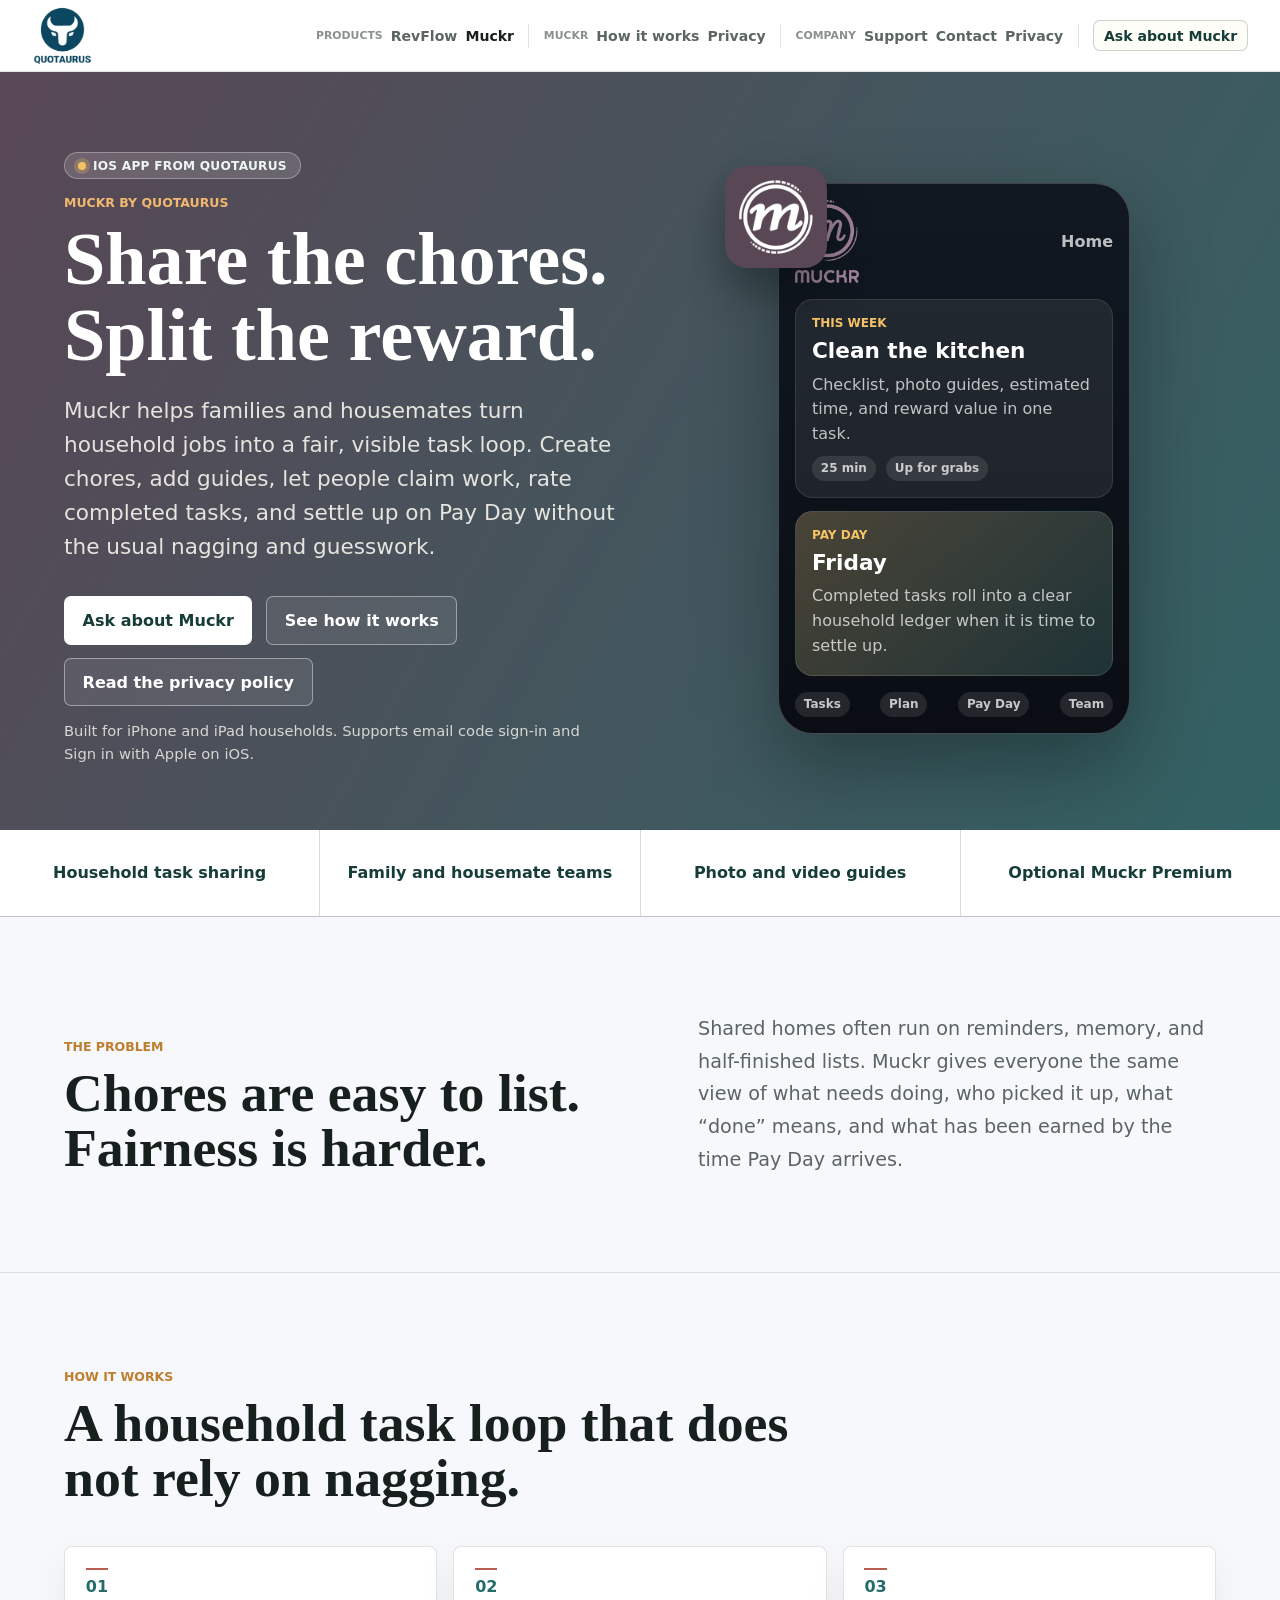
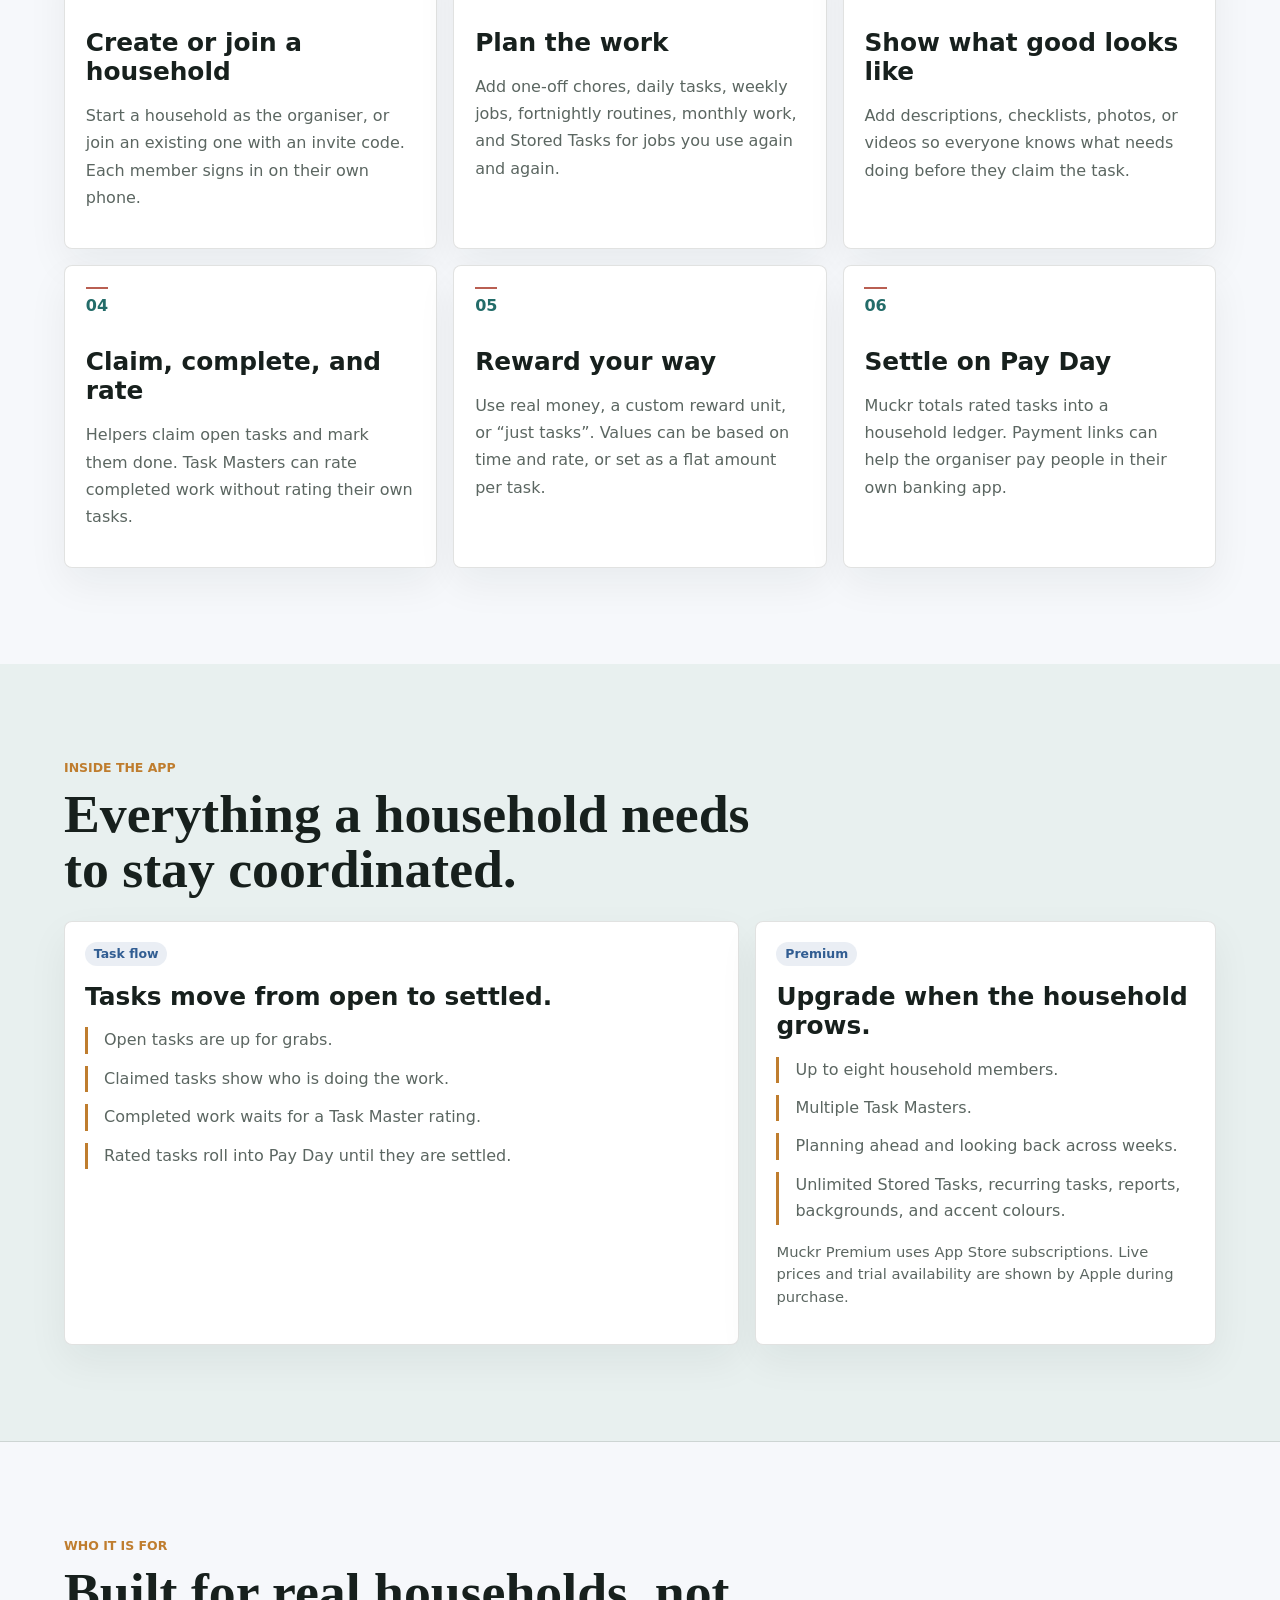
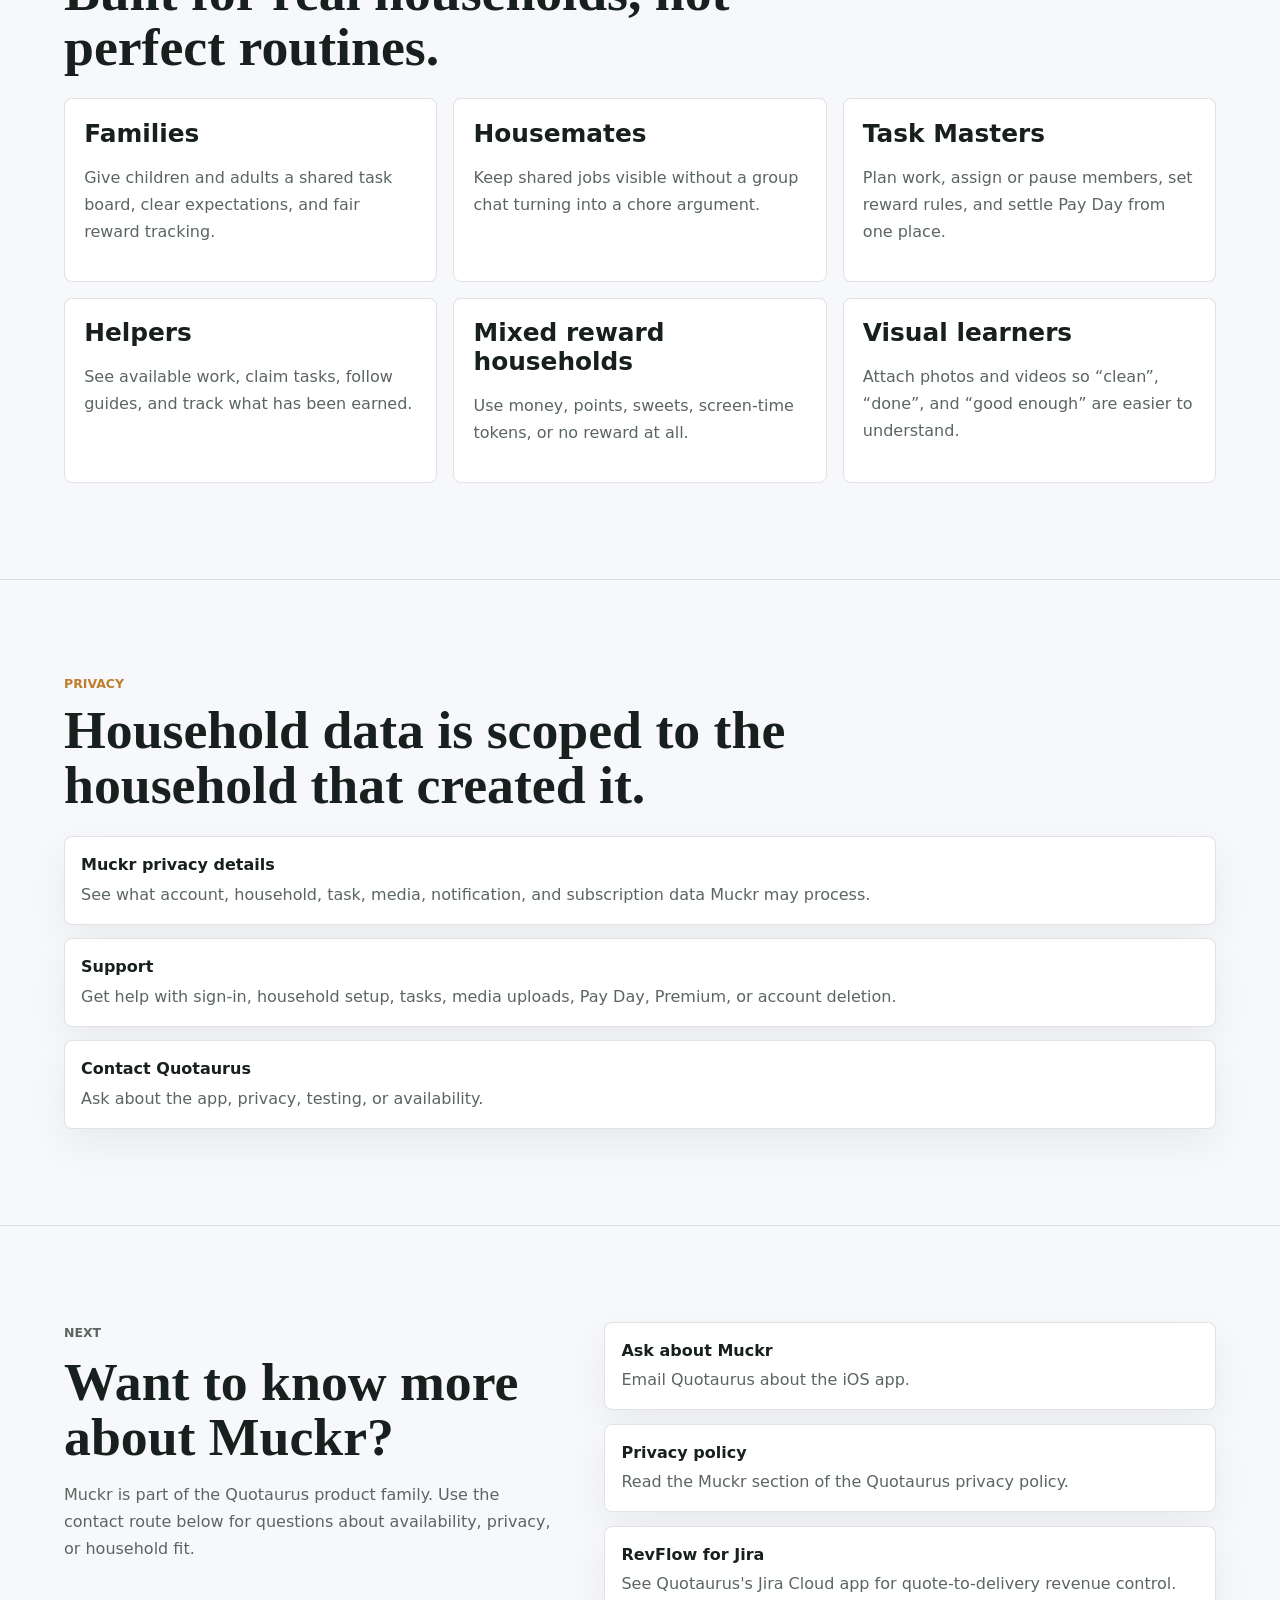
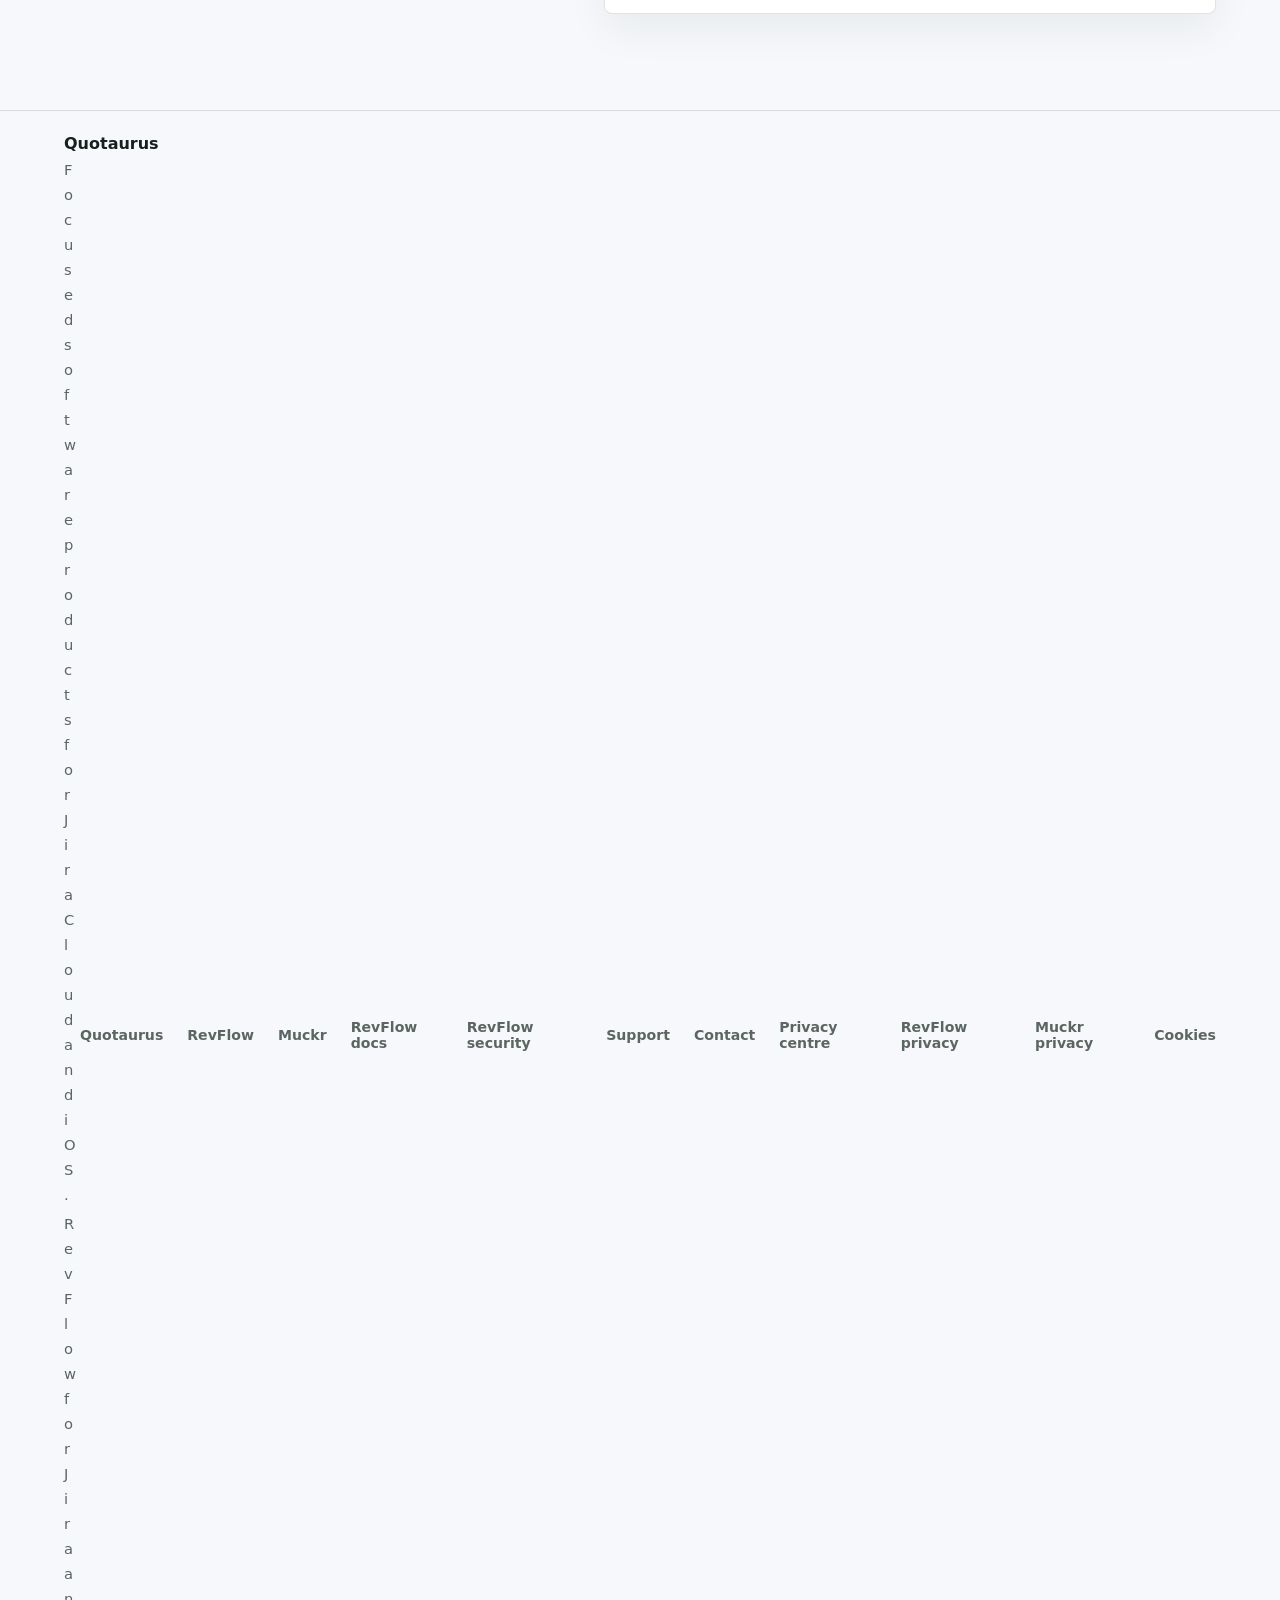
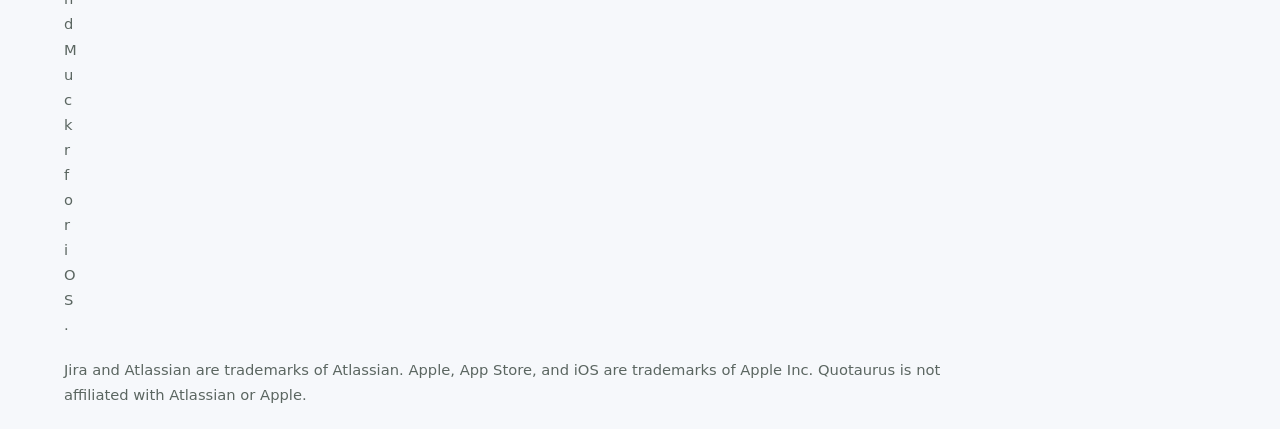
<file: muckr.html>
<!doctype html>
<html lang="en">
  <head>
    <meta charset="utf-8">
    <meta name="viewport" content="width=device-width, initial-scale=1">
    <meta
      name="description"
      content="Muckr by Quotaurus is an iOS app for household chores, shared tasks, fair rewards, Pay Day tracking, photo and video guides, and family or housemate teams."
    >
    <title>Muckr by Quotaurus — Share the Chores. Split the Reward.</title>
    <link rel="icon" href="assets/quotaurus-logo.png" type="image/png">
    <link rel="preload" as="image" href="assets/muckr-app-icon.png">
    <link rel="stylesheet" href="styles.css">
    <script src="animations.js" defer></script>
    <script type="application/ld+json">
      {
        "@context": "https://schema.org",
        "@type": "MobileApplication",
        "name": "Muckr",
        "applicationCategory": "LifestyleApplication",
        "operatingSystem": "iOS",
        "description": "Muckr is an iOS app for households that want to share chores, plan recurring tasks, add photo and video guides, track fair rewards, and settle up on Pay Day.",
        "publisher": {
          "@type": "Organization",
          "name": "Quotaurus",
          "url": "https://quotaurus.com/"
        }
      }
    </script>
  </head>
  <body>
    <header class="site-header" aria-label="Main navigation">
      <a class="brand" href="index.html" aria-label="Quotaurus home">
        <img class="brand-logo" src="assets/quotaurus-logo.png" alt="Quotaurus">
      </a>
      <nav class="nav-links" aria-label="Primary navigation">
        <div class="nav-cluster">
          <span class="nav-label">Products</span>
          <a href="revflow.html">RevFlow</a>
          <a aria-current="page" href="muckr.html">Muckr</a>
        </div>
        <div class="nav-cluster">
          <span class="nav-label">Muckr</span>
          <a href="muckr.html#how-muckr-works">How it works</a>
          <a href="muckr-privacy.html">Privacy</a>
        </div>
        <div class="nav-cluster">
          <span class="nav-label">Company</span>
          <a href="support.html">Support</a>
          <a href="contact.html">Contact</a>
          <a href="privacy-policy.html">Privacy</a>
        </div>
        <a class="nav-cta" href="mailto:hello@quotaurus.com?subject=Muckr%20question">Ask about Muckr</a>
      </nav>
    </header>

    <main>
      <section class="product-hero muckr-hero" aria-labelledby="muckr-title">
        <div class="hero-copy">
          <span class="hero-badge"><span class="dot" aria-hidden="true"></span> iOS app from Quotaurus</span>
          <p class="eyebrow">Muckr by Quotaurus</p>
          <h1 id="muckr-title">Share the chores. Split the reward.</h1>
          <p class="hero-text">
            Muckr helps families and housemates turn household jobs into a fair,
            visible task loop. Create chores, add guides, let people claim work,
            rate completed tasks, and settle up on Pay Day without the usual
            nagging and guesswork.
          </p>
          <div class="hero-actions" aria-label="Muckr actions">
            <a class="button primary" href="mailto:hello@quotaurus.com?subject=Muckr%20question">Ask about Muckr</a>
            <a class="button secondary" href="#how-muckr-works">See how it works</a>
            <a class="button secondary" href="muckr-privacy.html">Read the privacy policy</a>
          </div>
          <p class="button-note">Built for iPhone and iPad households. Supports email code sign-in and Sign in with Apple on iOS.</p>
        </div>

        <div class="muckr-phone-wrap" aria-label="Illustrative Muckr app preview">
          <img class="muckr-floating-icon" src="assets/muckr-app-icon.png" alt="Muckr app icon">
          <div class="muckr-phone">
            <div class="muckr-phone-top">
              <img src="assets/muckr-logo-full-transparent.png" alt="Muckr">
              <span>Home</span>
            </div>
            <div class="muckr-card">
              <span class="muckr-label">This week</span>
              <h2>Clean the kitchen</h2>
              <p>Checklist, photo guides, estimated time, and reward value in one task.</p>
              <div class="muckr-pill-row">
                <span>25 min</span>
                <span>Up for grabs</span>
              </div>
            </div>
            <div class="muckr-card accent">
              <span class="muckr-label">Pay Day</span>
              <h2>Friday</h2>
              <p>Completed tasks roll into a clear household ledger when it is time to settle up.</p>
            </div>
            <div class="muckr-tabs" aria-hidden="true">
              <span>Tasks</span>
              <span>Plan</span>
              <span>Pay Day</span>
              <span>Team</span>
            </div>
          </div>
        </div>
      </section>

      <section class="trust-strip" aria-label="Muckr highlights">
        <span>Household task sharing</span>
        <span>Family and housemate teams</span>
        <span>Photo and video guides</span>
        <span>Optional Muckr Premium</span>
      </section>

      <section class="intro-band" aria-labelledby="muckr-problem-title">
        <div>
          <p class="section-kicker">The problem</p>
          <h2 id="muckr-problem-title">Chores are easy to list. Fairness is harder.</h2>
        </div>
        <p>
          Shared homes often run on reminders, memory, and half-finished lists.
          Muckr gives everyone the same view of what needs doing, who picked it
          up, what “done” means, and what has been earned by the time Pay Day
          arrives.
        </p>
      </section>

      <section class="feature-grid" id="how-muckr-works" aria-labelledby="muckr-story-title">
        <div class="section-heading">
          <p class="section-kicker">How it works</p>
          <h2 id="muckr-story-title">A household task loop that does not rely on nagging.</h2>
        </div>

        <article class="feature-card">
          <span class="feature-number">01</span>
          <h3>Create or join a household</h3>
          <p>
            Start a household as the organiser, or join an existing one with an
            invite code. Each member signs in on their own phone.
          </p>
        </article>

        <article class="feature-card">
          <span class="feature-number">02</span>
          <h3>Plan the work</h3>
          <p>
            Add one-off chores, daily tasks, weekly jobs, fortnightly routines,
            monthly work, and Stored Tasks for jobs you use again and again.
          </p>
        </article>

        <article class="feature-card">
          <span class="feature-number">03</span>
          <h3>Show what good looks like</h3>
          <p>
            Add descriptions, checklists, photos, or videos so everyone knows
            what needs doing before they claim the task.
          </p>
        </article>

        <article class="feature-card">
          <span class="feature-number">04</span>
          <h3>Claim, complete, and rate</h3>
          <p>
            Helpers claim open tasks and mark them done. Task Masters can rate
            completed work without rating their own tasks.
          </p>
        </article>

        <article class="feature-card">
          <span class="feature-number">05</span>
          <h3>Reward your way</h3>
          <p>
            Use real money, a custom reward unit, or “just tasks”. Values can be
            based on time and rate, or set as a flat amount per task.
          </p>
        </article>

        <article class="feature-card">
          <span class="feature-number">06</span>
          <h3>Settle on Pay Day</h3>
          <p>
            Muckr totals rated tasks into a household ledger. Payment links can
            help the organiser pay people in their own banking app.
          </p>
        </article>
      </section>

      <section class="output-band" aria-labelledby="muckr-output-title">
        <div class="section-heading">
          <p class="section-kicker">Inside the app</p>
          <h2 id="muckr-output-title">Everything a household needs to stay coordinated.</h2>
        </div>
        <div class="output-grid">
          <article class="sample-email">
            <span class="mail-label">Task flow</span>
            <h3>Tasks move from open to settled.</h3>
            <ul class="plain-list">
              <li>Open tasks are up for grabs.</li>
              <li>Claimed tasks show who is doing the work.</li>
              <li>Completed work waits for a Task Master rating.</li>
              <li>Rated tasks roll into Pay Day until they are settled.</li>
            </ul>
          </article>

          <article class="sample-email">
            <span class="mail-label">Premium</span>
            <h3>Upgrade when the household grows.</h3>
            <ul class="plain-list">
              <li>Up to eight household members.</li>
              <li>Multiple Task Masters.</li>
              <li>Planning ahead and looking back across weeks.</li>
              <li>Unlimited Stored Tasks, recurring tasks, reports, backgrounds, and accent colours.</li>
            </ul>
            <p class="small-note">
              Muckr Premium uses App Store subscriptions. Live prices and trial
              availability are shown by Apple during purchase.
            </p>
          </article>
        </div>
      </section>

      <section class="use-case-band" aria-labelledby="muckr-fit-title">
        <div class="section-heading">
          <p class="section-kicker">Who it is for</p>
          <h2 id="muckr-fit-title">Built for real households, not perfect routines.</h2>
        </div>
        <div class="use-case-grid">
          <article>
            <h3>Families</h3>
            <p>Give children and adults a shared task board, clear expectations, and fair reward tracking.</p>
          </article>
          <article>
            <h3>Housemates</h3>
            <p>Keep shared jobs visible without a group chat turning into a chore argument.</p>
          </article>
          <article>
            <h3>Task Masters</h3>
            <p>Plan work, assign or pause members, set reward rules, and settle Pay Day from one place.</p>
          </article>
          <article>
            <h3>Helpers</h3>
            <p>See available work, claim tasks, follow guides, and track what has been earned.</p>
          </article>
          <article>
            <h3>Mixed reward households</h3>
            <p>Use money, points, sweets, screen-time tokens, or no reward at all.</p>
          </article>
          <article>
            <h3>Visual learners</h3>
            <p>Attach photos and videos so “clean”, “done”, and “good enough” are easier to understand.</p>
          </article>
        </div>
      </section>

      <section class="trust-band" aria-labelledby="muckr-trust-title">
        <div class="section-heading">
          <p class="section-kicker">Privacy</p>
          <h2 id="muckr-trust-title">Household data is scoped to the household that created it.</h2>
        </div>
        <div class="link-cards">
          <a href="muckr-privacy.html">
            <span>Muckr privacy details</span>
            See what account, household, task, media, notification, and subscription data Muckr may process.
          </a>
          <a href="support.html">
            <span>Support</span>
            Get help with sign-in, household setup, tasks, media uploads, Pay Day, Premium, or account deletion.
          </a>
          <a href="contact.html">
            <span>Contact Quotaurus</span>
            Ask about the app, privacy, testing, or availability.
          </a>
        </div>
      </section>

      <section class="marketplace-band final-cta" aria-labelledby="muckr-cta-title">
        <div>
          <p class="section-kicker">Next</p>
          <h2 id="muckr-cta-title">Want to know more about Muckr?</h2>
          <p>
            Muckr is part of the Quotaurus product family. Use the contact route
            below for questions about availability, privacy, or household fit.
          </p>
        </div>
        <div class="link-cards">
          <a href="mailto:hello@quotaurus.com?subject=Muckr%20question">
            <span>Ask about Muckr</span>
            Email Quotaurus about the iOS app.
          </a>
          <a href="muckr-privacy.html">
            <span>Privacy policy</span>
            Read the Muckr section of the Quotaurus privacy policy.
          </a>
          <a href="revflow.html">
            <span>RevFlow for Jira</span>
            See Quotaurus's Jira Cloud app for quote-to-delivery revenue control.
          </a>
        </div>
      </section>
    </main>

    <footer class="site-footer">
      <div>
        <span class="footer-brand">Quotaurus</span>
        <p>Focused software products for Jira Cloud and iOS.</p>
        <p>RevFlow for Jira and Muckr for iOS.</p>
      </div>
      <nav aria-label="Footer navigation">
        <a href="index.html">Quotaurus</a>
        <a href="revflow.html">RevFlow</a>
        <a href="muckr.html">Muckr</a>
        <a href="docs.html">RevFlow docs</a>
        <a href="security.html">RevFlow security</a>
        <a href="support.html">Support</a>
        <a href="contact.html">Contact</a>
        <a href="privacy-policy.html">Privacy centre</a>
        <a href="revflow-privacy.html">RevFlow privacy</a>
        <a href="muckr-privacy.html">Muckr privacy</a>
        <a href="cookie-policy.html">Cookies</a>
      </nav>
      <p class="trademark-note">
        Jira and Atlassian are trademarks of Atlassian. Apple, App Store, and
        iOS are trademarks of Apple Inc. Quotaurus is not affiliated with
        Atlassian or Apple.
      </p>
    </footer>
  </body>
</html>
</file>
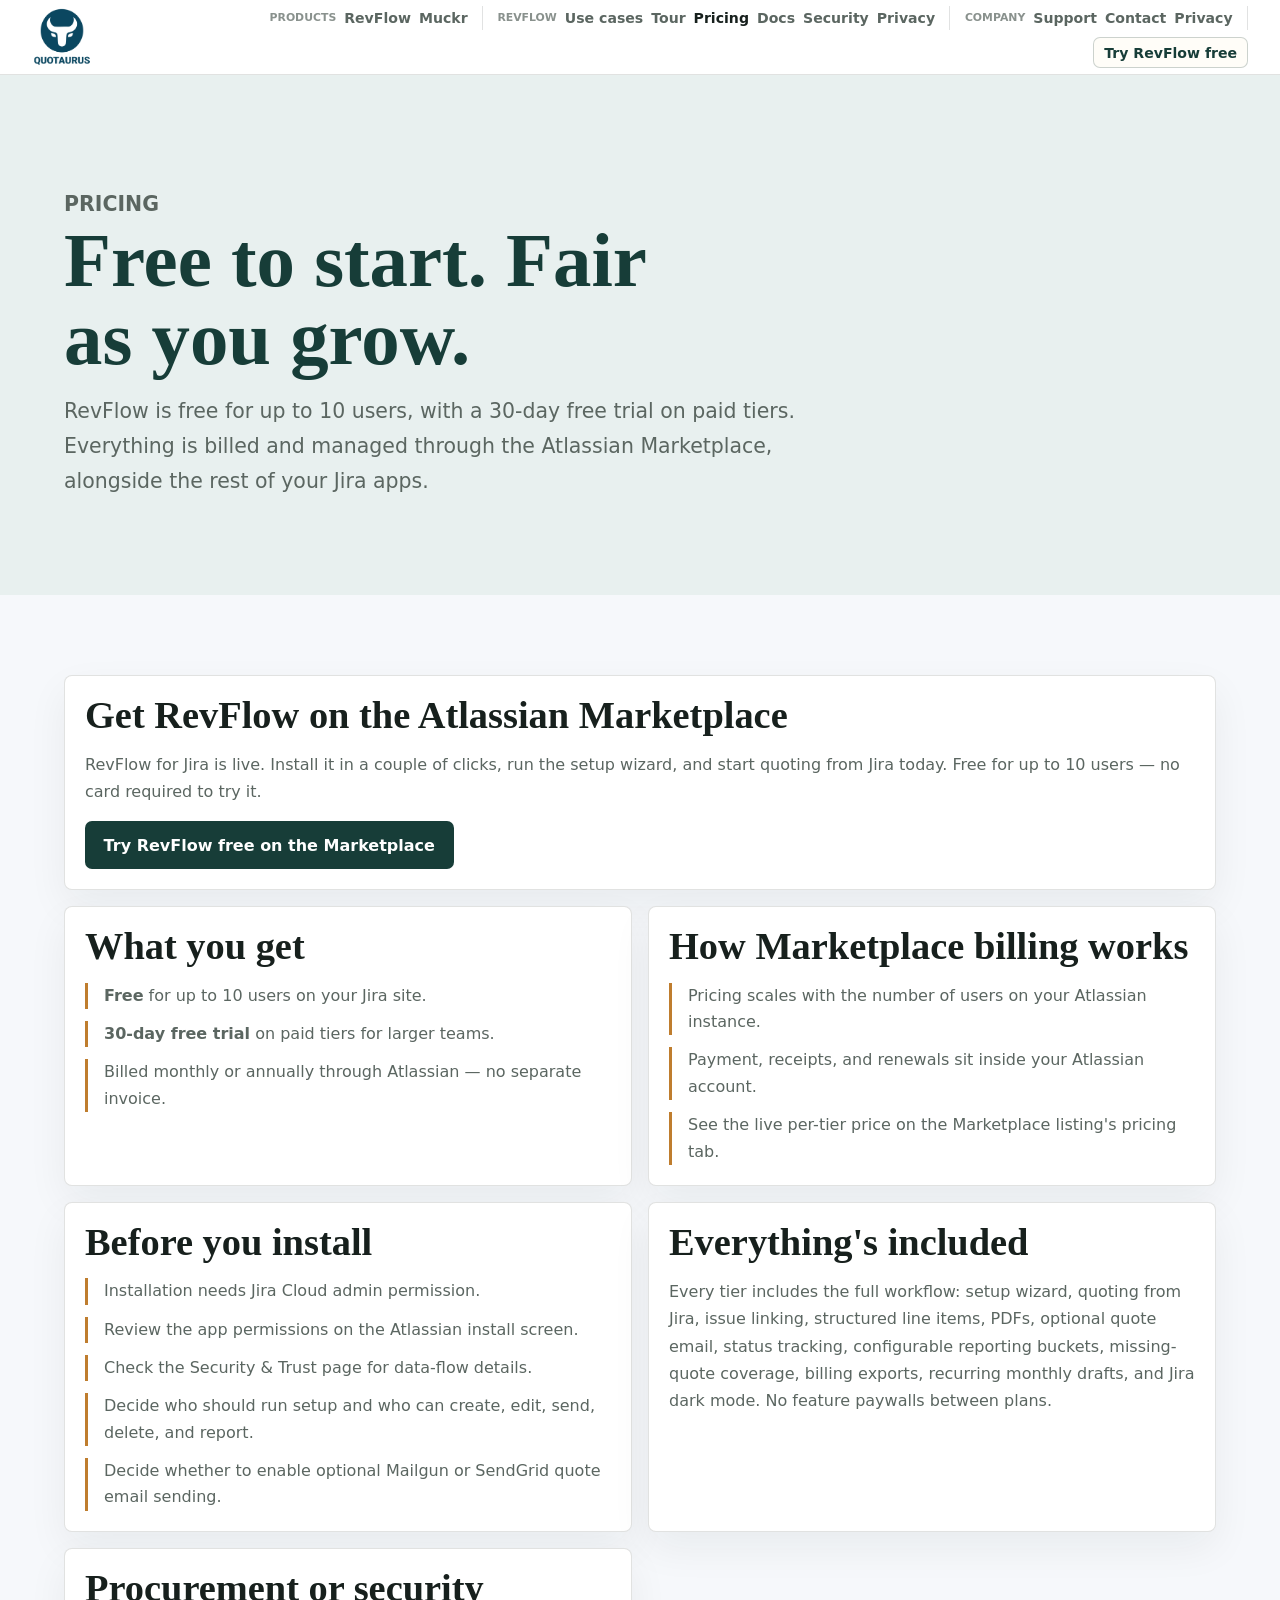
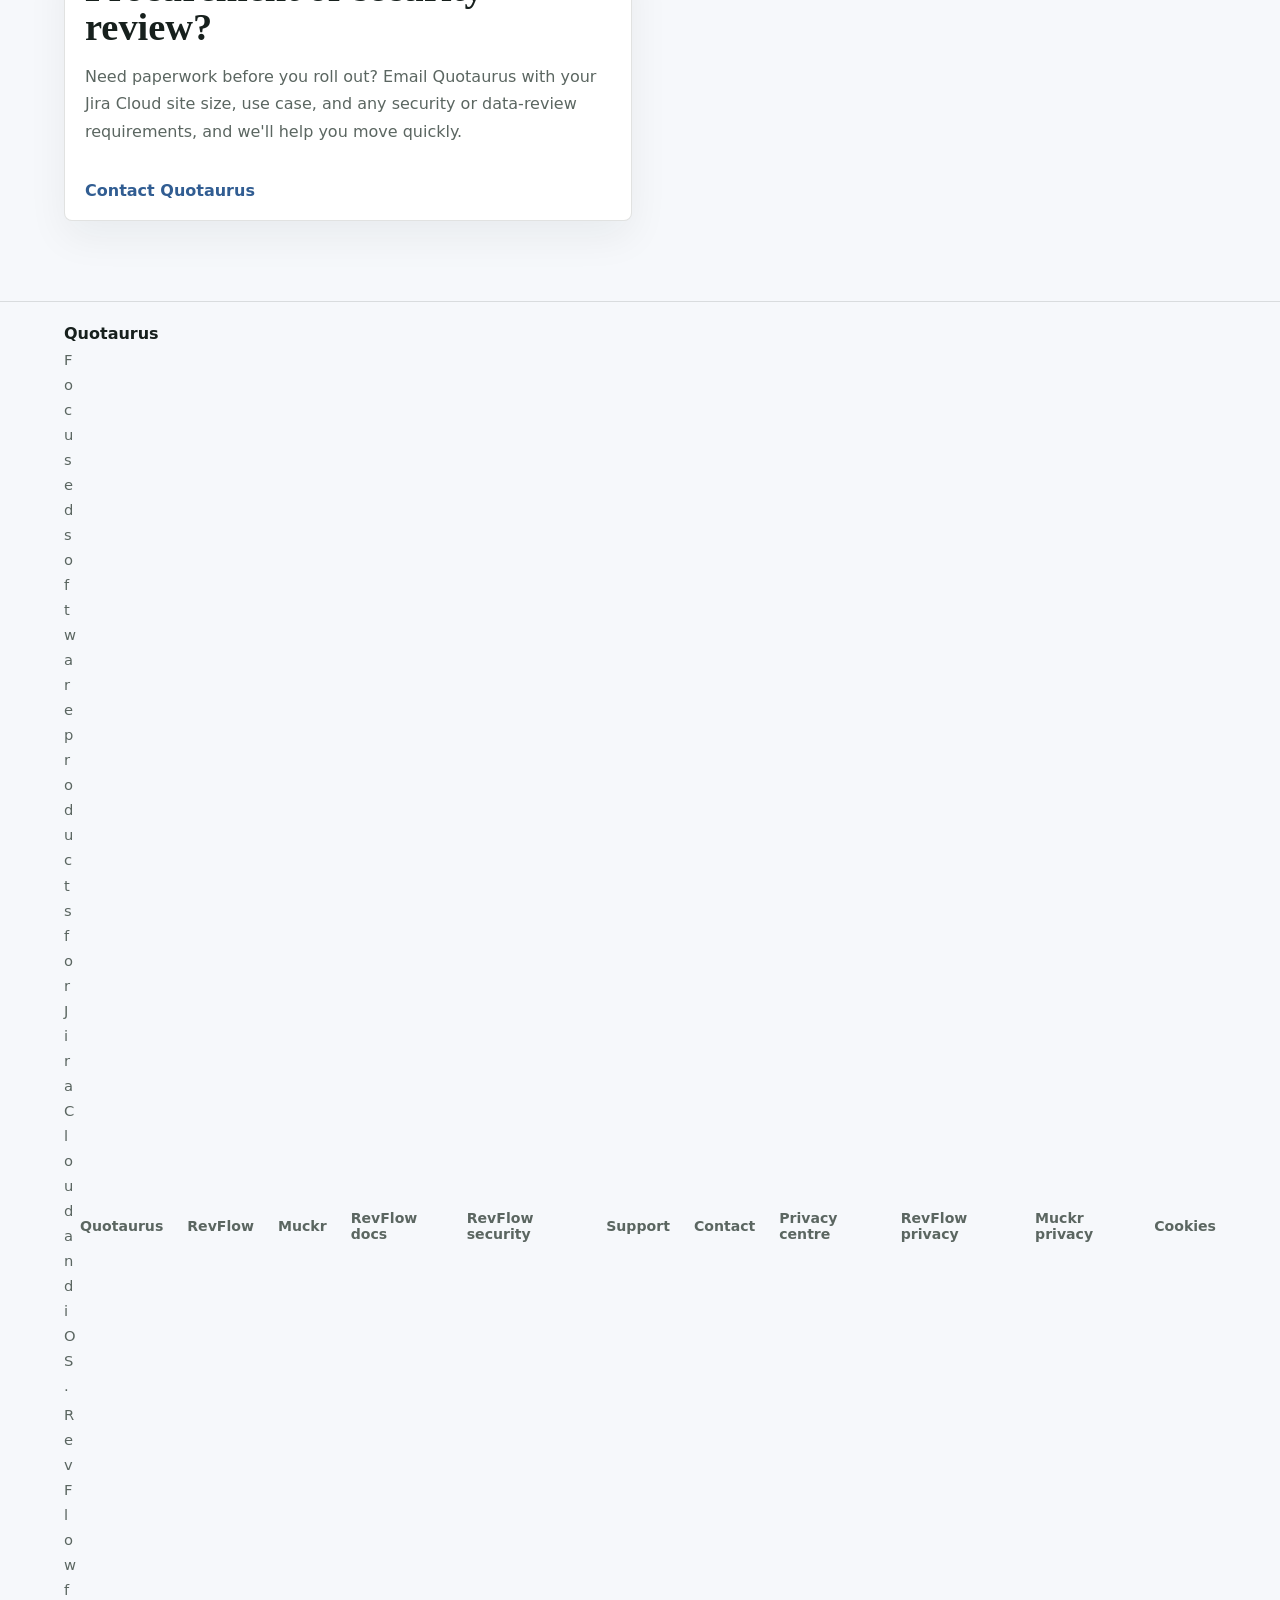
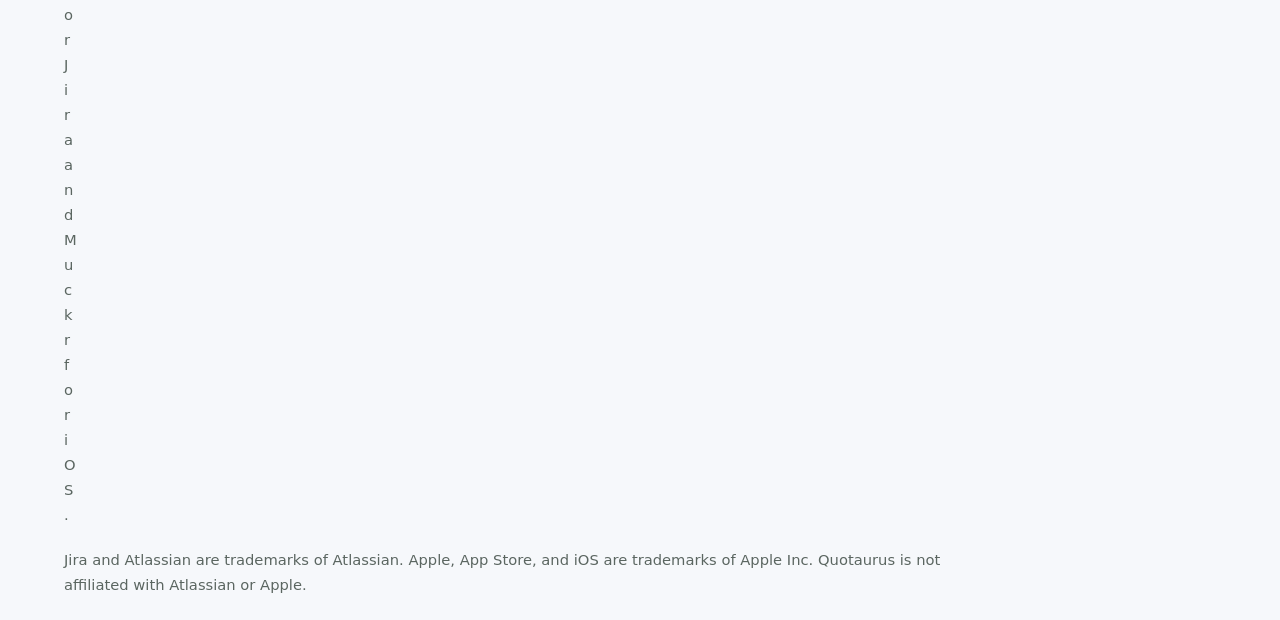
<file: pricing.html>
<!doctype html>
<html lang="en">
  <head>
    <meta charset="utf-8">
    <meta name="viewport" content="width=device-width, initial-scale=1">
    <meta
      name="description"
      content="RevFlow pricing: free for up to 10 users, with a 30-day free trial on paid tiers, billed monthly or annually through the Atlassian Marketplace. RevFlow is the Jira Cloud app from Quotaurus."
    >
    <title>Pricing | RevFlow by Quotaurus</title>
    <link rel="icon" href="assets/quotaurus-logo.png" type="image/png">
    <link rel="stylesheet" href="styles.css">
    <script src="animations.js" defer></script>
  </head>
  <body>
    <header class="site-header" aria-label="Main navigation">
      <a class="brand" href="index.html" aria-label="Quotaurus home">
        <img class="brand-logo" src="assets/quotaurus-logo.png" alt="Quotaurus">
      </a>
      <nav class="nav-links" aria-label="Primary navigation">
        <div class="nav-cluster">
          <span class="nav-label">Products</span>
          <a href="revflow.html">RevFlow</a>
          <a href="muckr.html">Muckr</a>
        </div>
        <div class="nav-cluster">
          <span class="nav-label">RevFlow</span>
          <a href="use-cases.html">Use cases</a>
          <a href="revflow.html#product-tour">Tour</a>
          <a aria-current="page" href="pricing.html">Pricing</a>
          <a href="docs.html">Docs</a>
          <a href="security.html">Security</a>
          <a href="revflow-privacy.html">Privacy</a>
        </div>
        <div class="nav-cluster">
          <span class="nav-label">Company</span>
          <a href="support.html">Support</a>
          <a href="contact.html">Contact</a>
          <a href="privacy-policy.html">Privacy</a>
        </div>
        <a class="nav-cta" href="https://marketplace.atlassian.com/apps/2187659327/revflow-for-jira" target="_blank" rel="noopener">Try RevFlow free</a>
      </nav>
    </header>

    <main>
      <section class="page-hero" aria-labelledby="pricing-title">
        <p class="eyebrow">Pricing</p>
        <h1 id="pricing-title">Free to start. Fair as you grow.</h1>
        <p>
          RevFlow is free for up to 10 users, with a 30-day free trial on paid
          tiers. Everything is billed and managed through the Atlassian
          Marketplace, alongside the rest of your Jira apps.
        </p>
      </section>

      <section class="content-grid" aria-label="Pricing details">
        <article class="support-card full" id="marketplace-access">
          <h2>Get RevFlow on the Atlassian Marketplace</h2>
          <p>
            RevFlow for Jira is live. Install it in a couple of clicks, run the
            setup wizard, and start quoting from Jira today. Free for up to 10
            users — no card required to try it.
          </p>
          <a class="button dark" href="https://marketplace.atlassian.com/apps/2187659327/revflow-for-jira" target="_blank" rel="noopener">
            Try RevFlow free on the Marketplace
          </a>
        </article>

        <article class="support-card">
          <h2>What you get</h2>
          <ul class="plain-list">
            <li><strong>Free</strong> for up to 10 users on your Jira site.</li>
            <li><strong>30-day free trial</strong> on paid tiers for larger teams.</li>
            <li>Billed monthly or annually through Atlassian — no separate invoice.</li>
          </ul>
        </article>

        <article class="support-card">
          <h2>How Marketplace billing works</h2>
          <ul class="plain-list">
            <li>Pricing scales with the number of users on your Atlassian instance.</li>
            <li>Payment, receipts, and renewals sit inside your Atlassian account.</li>
            <li>See the live per-tier price on the Marketplace listing's pricing tab.</li>
          </ul>
        </article>

        <article class="support-card">
          <h2>Before you install</h2>
          <ul class="plain-list">
            <li>Installation needs Jira Cloud admin permission.</li>
            <li>Review the app permissions on the Atlassian install screen.</li>
            <li>Check the <a href="security.html">Security &amp; Trust</a> page for data-flow details.</li>
            <li>Decide who should run setup and who can create, edit, send, delete, and report.</li>
            <li>Decide whether to enable optional Mailgun or SendGrid quote email sending.</li>
          </ul>
        </article>

        <article class="support-card">
          <h2>Everything's included</h2>
          <p>
            Every tier includes the full workflow: setup wizard, quoting from
            Jira, issue linking, structured line items, PDFs, optional quote
            email, status tracking, configurable reporting buckets, missing-quote
            coverage, billing exports, recurring monthly drafts, and Jira dark
            mode. No feature paywalls between plans.
          </p>
        </article>

        <article class="support-card">
          <h2>Procurement or security review?</h2>
          <p>
            Need paperwork before you roll out? Email Quotaurus with your Jira
            Cloud site size, use case, and any security or data-review
            requirements, and we'll help you move quickly.
          </p>
          <a class="text-link" href="contact.html">Contact Quotaurus</a>
        </article>
      </section>
    </main>

    <footer class="site-footer">
      <div>
        <span class="footer-brand">Quotaurus</span>
        <p>Focused software products for Jira Cloud and iOS.</p>
        <p>RevFlow for Jira and Muckr for iOS.</p>
      </div>
      <nav aria-label="Footer navigation">
        <a href="index.html">Quotaurus</a>
        <a href="revflow.html">RevFlow</a>
        <a href="muckr.html">Muckr</a>
        <a href="docs.html">RevFlow docs</a>
        <a href="security.html">RevFlow security</a>
        <a href="support.html">Support</a>
        <a href="contact.html">Contact</a>
        <a href="privacy-policy.html">Privacy centre</a>
        <a href="revflow-privacy.html">RevFlow privacy</a>
        <a href="muckr-privacy.html">Muckr privacy</a>
        <a href="cookie-policy.html">Cookies</a>
      </nav>
      <p class="trademark-note">
        Jira and Atlassian are trademarks of Atlassian. Apple, App Store, and
        iOS are trademarks of Apple Inc. Quotaurus is not affiliated with
        Atlassian or Apple.
      </p>
    </footer>
  </body>
</html>
</file>
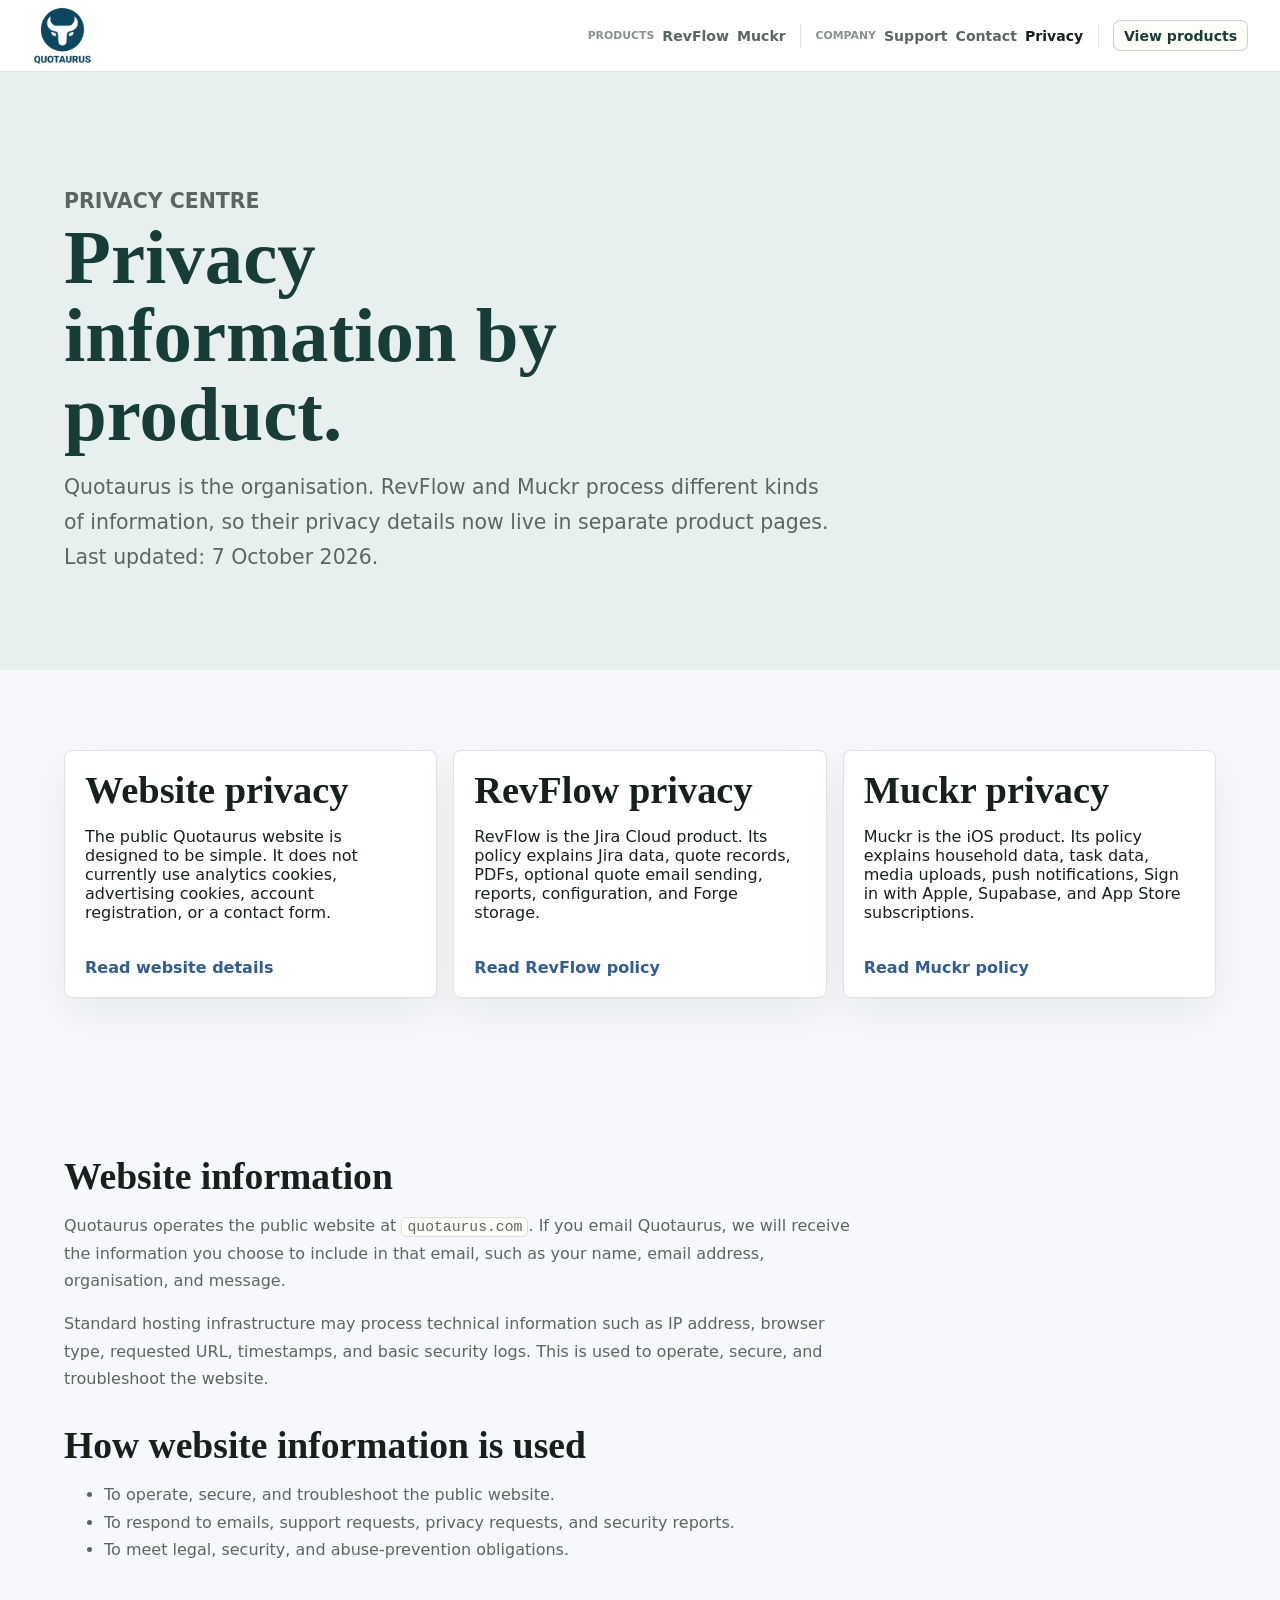
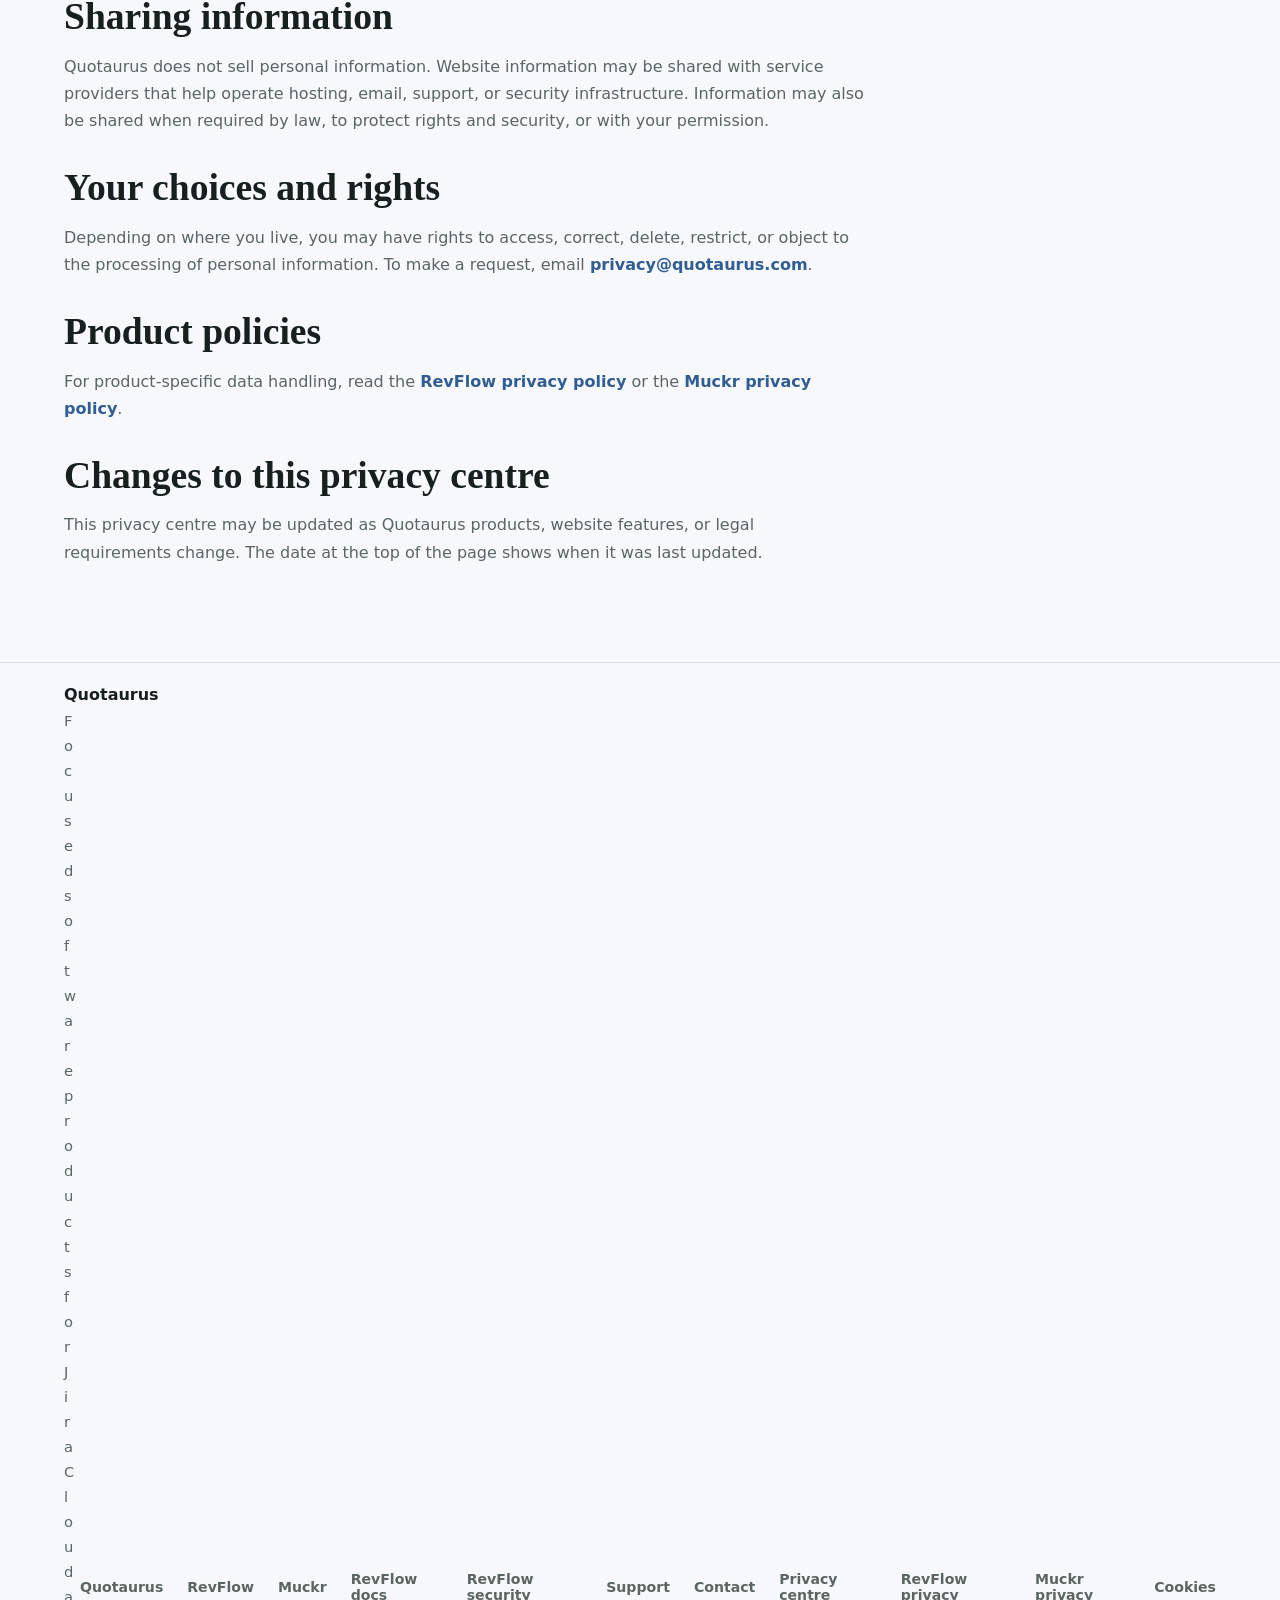
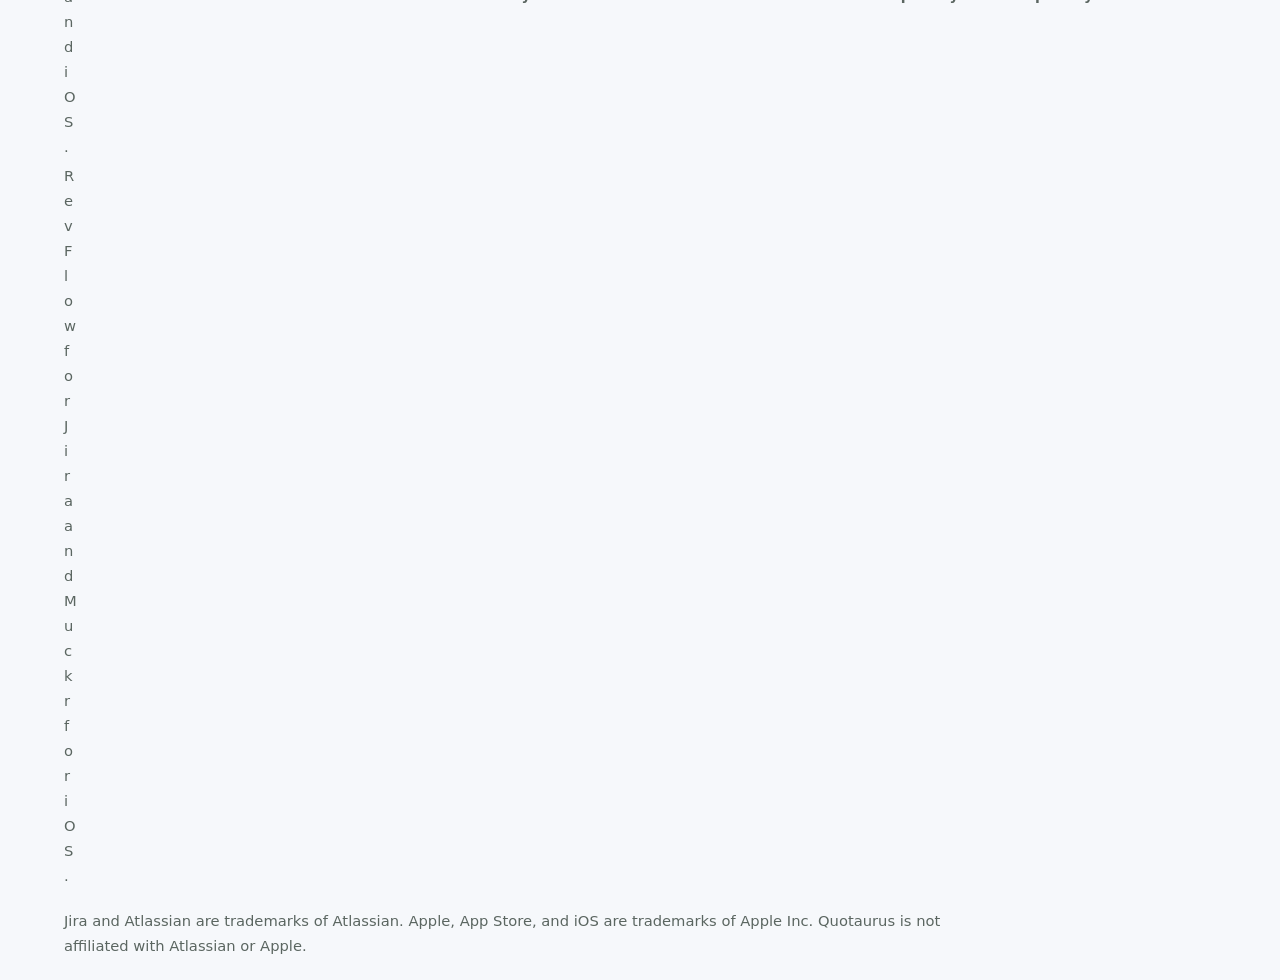
<file: privacy-policy.html>
<!doctype html>
<html lang="en">
  <head>
    <meta charset="utf-8">
    <meta name="viewport" content="width=device-width, initial-scale=1">
    <meta
      name="description"
      content="Privacy centre for Quotaurus, including the public website, RevFlow for Jira, and Muckr for iOS."
    >
    <title>Privacy Centre | Quotaurus</title>
    <link rel="icon" href="assets/quotaurus-logo.png" type="image/png">
    <link rel="stylesheet" href="styles.css">
    <script src="animations.js" defer></script>
  </head>
  <body>
    <header class="site-header" aria-label="Main navigation">
      <a class="brand" href="index.html" aria-label="Quotaurus home">
        <img class="brand-logo" src="assets/quotaurus-logo.png" alt="Quotaurus">
      </a>
      <nav class="nav-links" aria-label="Primary navigation">
        <div class="nav-cluster">
          <span class="nav-label">Products</span>
          <a href="revflow.html">RevFlow</a>
          <a href="muckr.html">Muckr</a>
        </div>
        <div class="nav-cluster">
          <span class="nav-label">Company</span>
          <a href="support.html">Support</a>
          <a href="contact.html">Contact</a>
          <a aria-current="page" href="privacy-policy.html">Privacy</a>
        </div>
        <a class="nav-cta" href="index.html#products">View products</a>
      </nav>
    </header>

    <main>
      <section class="page-hero" aria-labelledby="privacy-title">
        <p class="eyebrow">Privacy centre</p>
        <h1 id="privacy-title">Privacy information by product.</h1>
        <p>
          Quotaurus is the organisation. RevFlow and Muckr process different
          kinds of information, so their privacy details now live in separate
          product pages. Last updated: 7 October 2026.
        </p>
      </section>

      <section class="content-grid three" aria-label="Privacy options">
        <article class="policy-card">
          <h2>Website privacy</h2>
          <p>
            The public Quotaurus website is designed to be simple. It does not
            currently use analytics cookies, advertising cookies, account
            registration, or a contact form.
          </p>
          <a class="text-link" href="#website">Read website details</a>
        </article>

        <article class="policy-card">
          <h2>RevFlow privacy</h2>
          <p>
            RevFlow is the Jira Cloud product. Its policy explains Jira data,
            quote records, PDFs, optional quote email sending, reports,
            configuration, and Forge storage.
          </p>
          <a class="text-link" href="revflow-privacy.html">Read RevFlow policy</a>
        </article>

        <article class="policy-card">
          <h2>Muckr privacy</h2>
          <p>
            Muckr is the iOS product. Its policy explains household data,
            task data, media uploads, push notifications, Sign in with Apple,
            Supabase, and App Store subscriptions.
          </p>
          <a class="text-link" href="muckr-privacy.html">Read Muckr policy</a>
        </article>
      </section>

      <article class="policy-layout" id="website">
        <h2>Website information</h2>
        <p>
          Quotaurus operates the public website at <code>quotaurus.com</code>.
          If you email Quotaurus, we will receive the information you choose to
          include in that email, such as your name, email address,
          organisation, and message.
        </p>
        <p>
          Standard hosting infrastructure may process technical information
          such as IP address, browser type, requested URL, timestamps, and basic
          security logs. This is used to operate, secure, and troubleshoot the
          website.
        </p>

        <h2>How website information is used</h2>
        <ul>
          <li>To operate, secure, and troubleshoot the public website.</li>
          <li>To respond to emails, support requests, privacy requests, and security reports.</li>
          <li>To meet legal, security, and abuse-prevention obligations.</li>
        </ul>

        <h2>Sharing information</h2>
        <p>
          Quotaurus does not sell personal information. Website information may
          be shared with service providers that help operate hosting, email,
          support, or security infrastructure. Information may also be shared
          when required by law, to protect rights and security, or with your
          permission.
        </p>

        <h2>Your choices and rights</h2>
        <p>
          Depending on where you live, you may have rights to access, correct,
          delete, restrict, or object to the processing of personal information.
          To make a request, email
          <a href="mailto:privacy@quotaurus.com">privacy@quotaurus.com</a>.
        </p>

        <h2>Product policies</h2>
        <p>
          For product-specific data handling, read the
          <a href="revflow-privacy.html">RevFlow privacy policy</a> or the
          <a href="muckr-privacy.html">Muckr privacy policy</a>.
        </p>

        <h2>Changes to this privacy centre</h2>
        <p>
          This privacy centre may be updated as Quotaurus products, website
          features, or legal requirements change. The date at the top of the
          page shows when it was last updated.
        </p>
      </article>
    </main>

    <footer class="site-footer">
      <div>
        <span class="footer-brand">Quotaurus</span>
        <p>Focused software products for Jira Cloud and iOS.</p>
        <p>RevFlow for Jira and Muckr for iOS.</p>
      </div>
      <nav aria-label="Footer navigation">
        <a href="index.html">Quotaurus</a>
        <a href="revflow.html">RevFlow</a>
        <a href="muckr.html">Muckr</a>
        <a href="docs.html">RevFlow docs</a>
        <a href="security.html">RevFlow security</a>
        <a href="support.html">Support</a>
        <a href="contact.html">Contact</a>
        <a href="privacy-policy.html">Privacy centre</a>
        <a href="revflow-privacy.html">RevFlow privacy</a>
        <a href="muckr-privacy.html">Muckr privacy</a>
        <a href="cookie-policy.html">Cookies</a>
      </nav>
      <p class="trademark-note">
        Jira and Atlassian are trademarks of Atlassian. Apple, App Store, and
        iOS are trademarks of Apple Inc. Quotaurus is not affiliated with
        Atlassian or Apple.
      </p>
    </footer>
  </body>
</html>
</file>
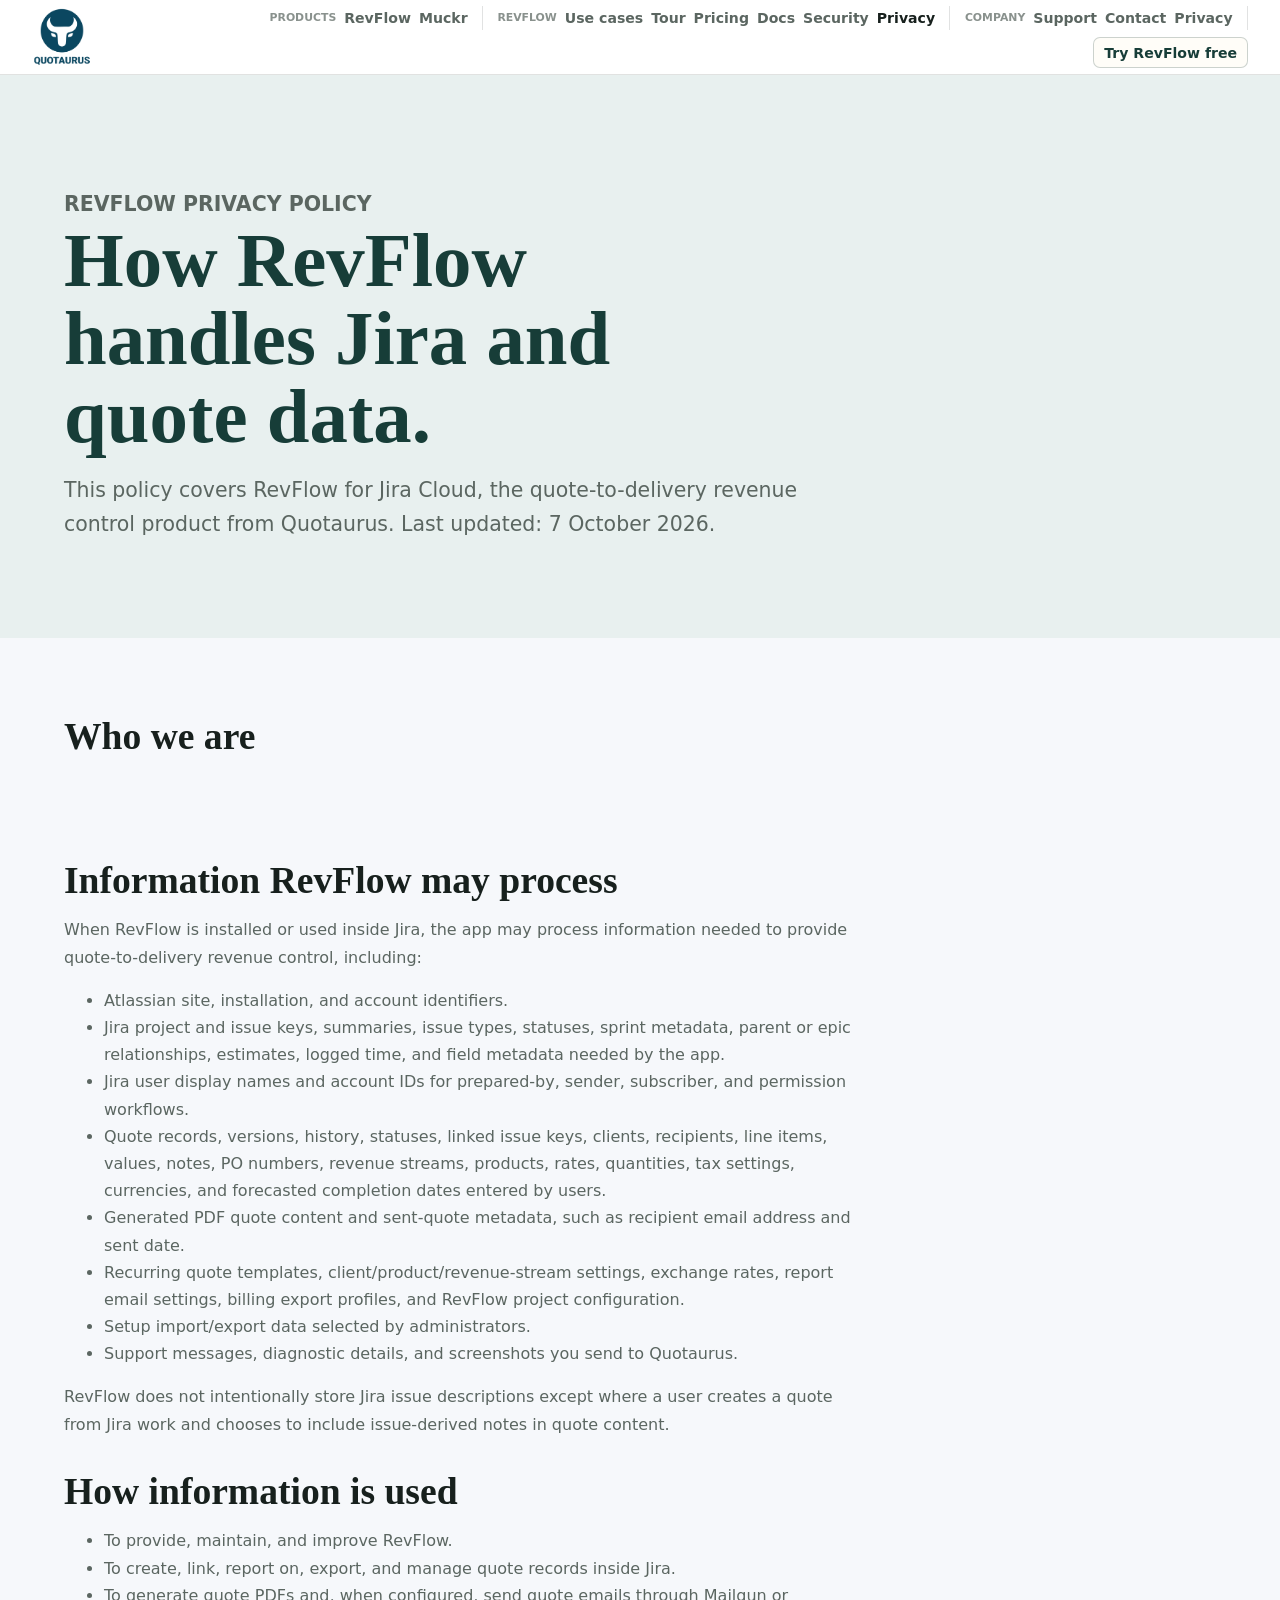
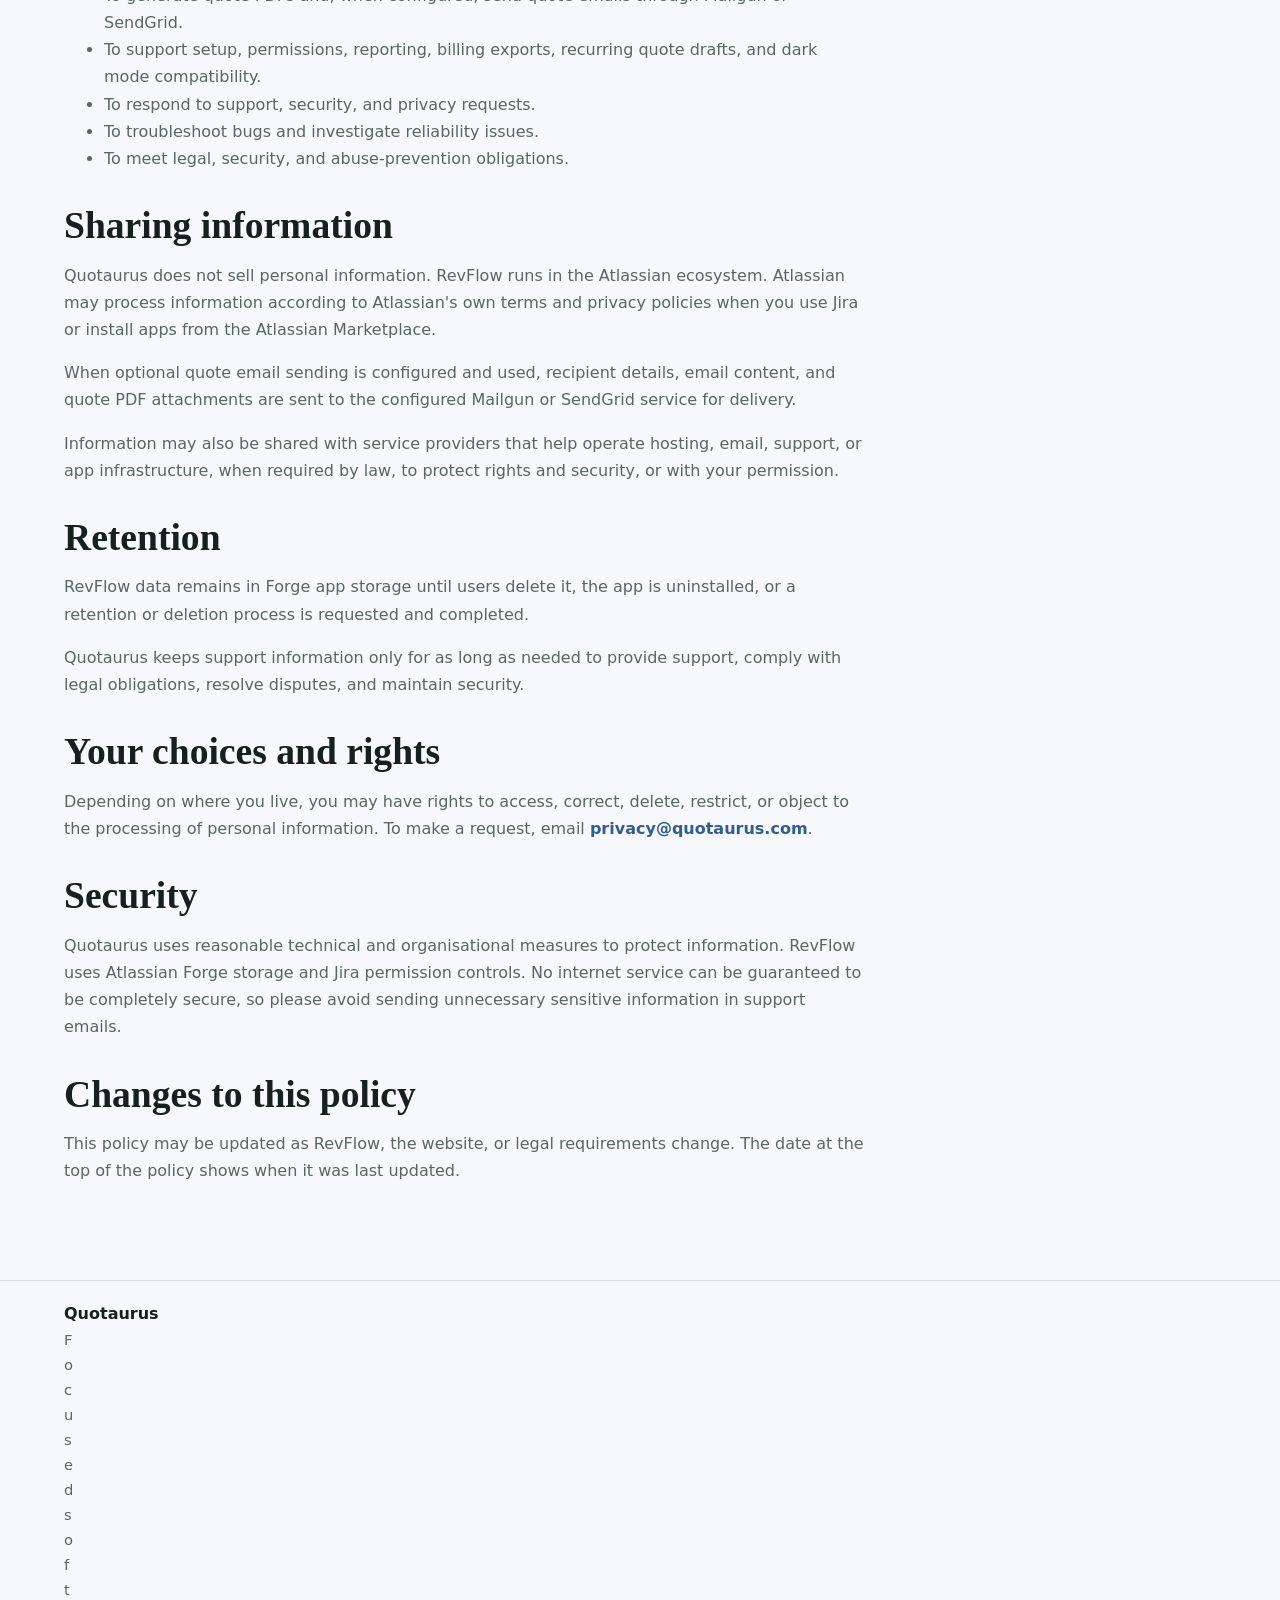
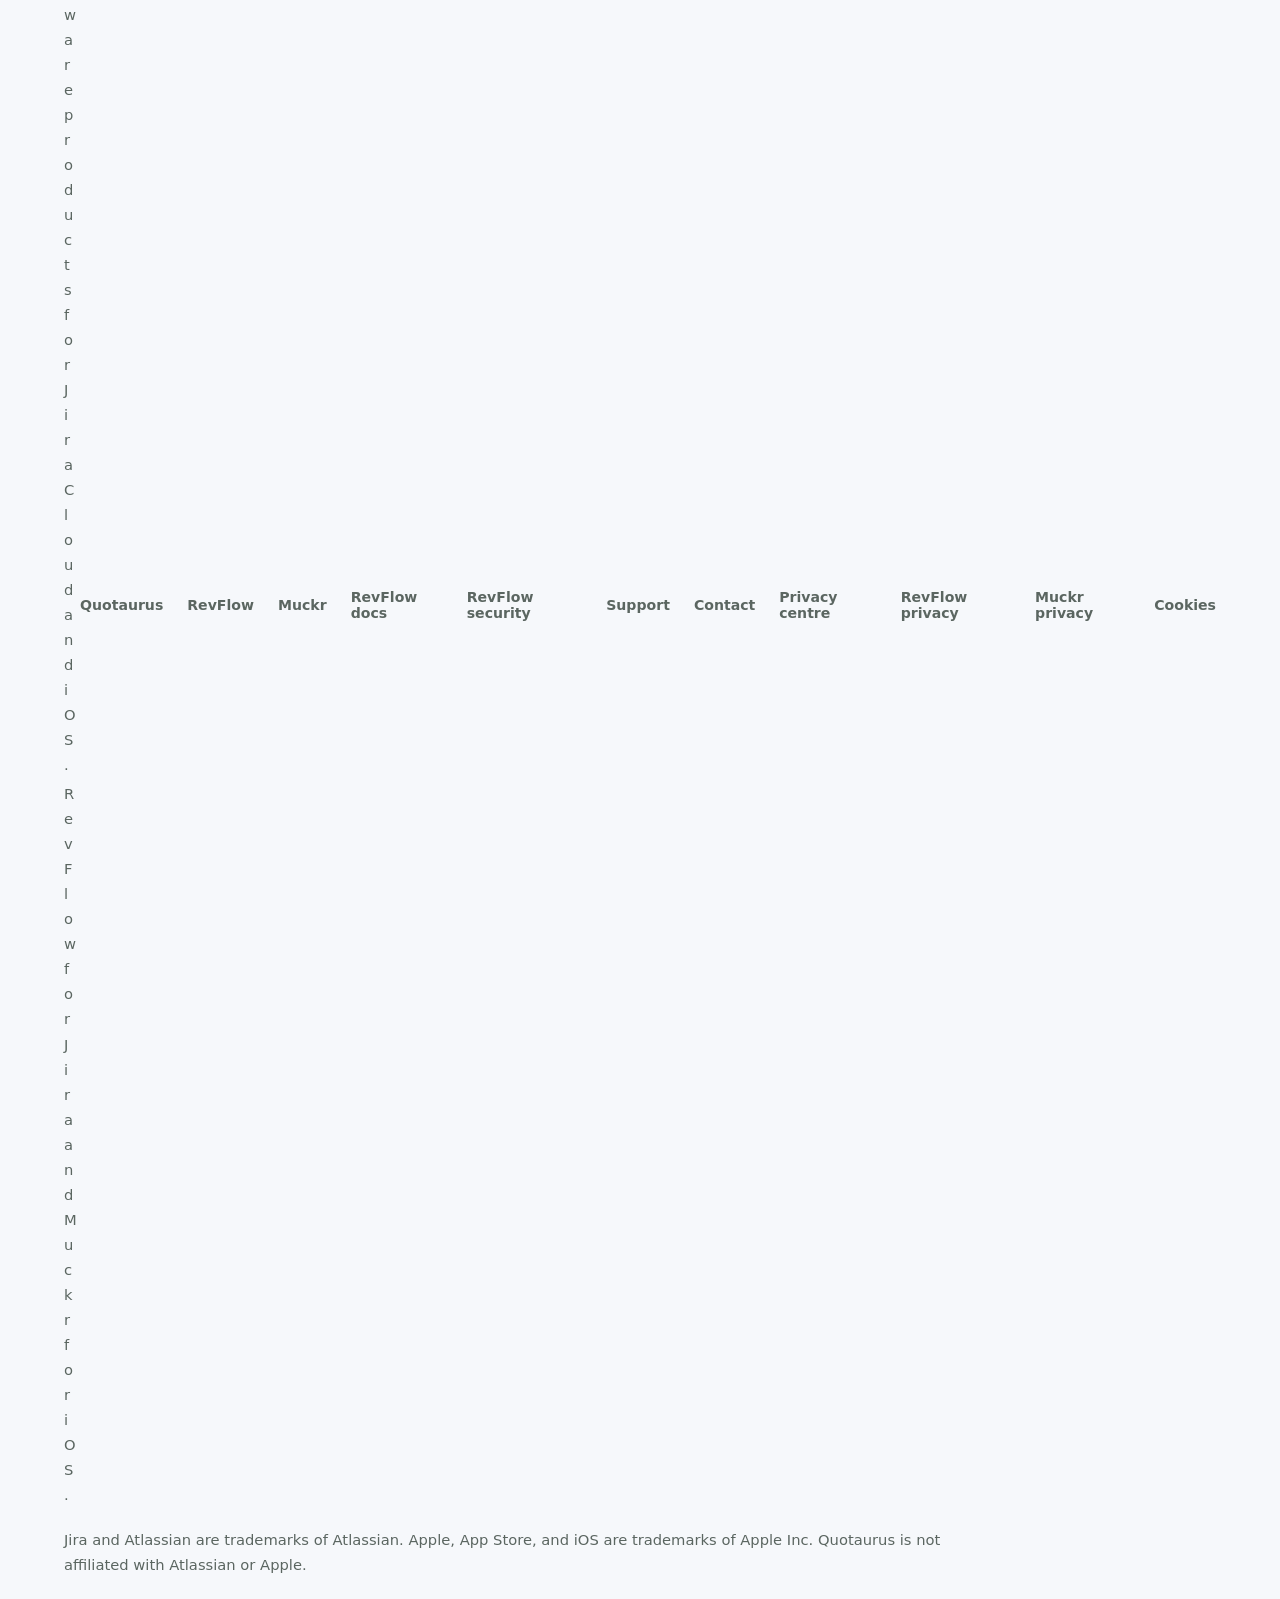
<file: revflow-privacy.html>
<!doctype html>
<html lang="en">
  <head>
    <meta charset="utf-8">
    <meta name="viewport" content="width=device-width, initial-scale=1">
    <meta
      name="description"
      content="Privacy policy for RevFlow, the Quotaurus quote-to-delivery revenue control app for Jira Cloud."
    >
    <title>RevFlow Privacy Policy | Quotaurus</title>
    <link rel="icon" href="assets/quotaurus-logo.png" type="image/png">
    <link rel="stylesheet" href="styles.css">
    <script src="animations.js" defer></script>
  </head>
  <body>
    <header class="site-header" aria-label="Main navigation">
      <a class="brand" href="index.html" aria-label="Quotaurus home">
        <img class="brand-logo" src="assets/quotaurus-logo.png" alt="Quotaurus">
      </a>
      <nav class="nav-links" aria-label="Primary navigation">
        <div class="nav-cluster">
          <span class="nav-label">Products</span>
          <a href="revflow.html">RevFlow</a>
          <a href="muckr.html">Muckr</a>
        </div>
        <div class="nav-cluster">
          <span class="nav-label">RevFlow</span>
          <a href="use-cases.html">Use cases</a>
          <a href="revflow.html#product-tour">Tour</a>
          <a href="pricing.html">Pricing</a>
          <a href="docs.html">Docs</a>
          <a href="security.html">Security</a>
          <a aria-current="page" href="revflow-privacy.html">Privacy</a>
        </div>
        <div class="nav-cluster">
          <span class="nav-label">Company</span>
          <a href="support.html">Support</a>
          <a href="contact.html">Contact</a>
          <a href="privacy-policy.html">Privacy</a>
        </div>
        <a class="nav-cta" href="https://marketplace.atlassian.com/apps/2187659327/revflow-for-jira" target="_blank" rel="noopener">Try RevFlow free</a>
      </nav>
    </header>

    <main>
      <section class="page-hero" aria-labelledby="privacy-title">
        <p class="eyebrow">RevFlow privacy policy</p>
        <h1 id="privacy-title">How RevFlow handles Jira and quote data.</h1>
        <p>
          This policy covers RevFlow for Jira Cloud, the quote-to-delivery
          revenue control product from Quotaurus. Last updated: 7 October 2026.
        </p>
      </section>

      <article class="policy-layout">
        <h2>Who we are</h2>
        <p>
          Quotaurus operates RevFlow for Jira Cloud. You can contact Quotaurus
          about RevFlow privacy questions at
          <a href="mailto:privacy@quotaurus.com">privacy@quotaurus.com</a>.
        </p>

        <h2>Information RevFlow may process</h2>
        <p>
          When RevFlow is installed or used inside Jira, the app may process
          information needed to provide quote-to-delivery revenue control,
          including:
        </p>
        <ul>
          <li>Atlassian site, installation, and account identifiers.</li>
          <li>Jira project and issue keys, summaries, issue types, statuses, sprint metadata, parent or epic relationships, estimates, logged time, and field metadata needed by the app.</li>
          <li>Jira user display names and account IDs for prepared-by, sender, subscriber, and permission workflows.</li>
          <li>Quote records, versions, history, statuses, linked issue keys, clients, recipients, line items, values, notes, PO numbers, revenue streams, products, rates, quantities, tax settings, currencies, and forecasted completion dates entered by users.</li>
          <li>Generated PDF quote content and sent-quote metadata, such as recipient email address and sent date.</li>
          <li>Recurring quote templates, client/product/revenue-stream settings, exchange rates, report email settings, billing export profiles, and RevFlow project configuration.</li>
          <li>Setup import/export data selected by administrators.</li>
          <li>Support messages, diagnostic details, and screenshots you send to Quotaurus.</li>
        </ul>
        <p>
          RevFlow does not intentionally store Jira issue descriptions except
          where a user creates a quote from Jira work and chooses to include
          issue-derived notes in quote content.
        </p>

        <h2>How information is used</h2>
        <ul>
          <li>To provide, maintain, and improve RevFlow.</li>
          <li>To create, link, report on, export, and manage quote records inside Jira.</li>
          <li>To generate quote PDFs and, when configured, send quote emails through Mailgun or SendGrid.</li>
          <li>To support setup, permissions, reporting, billing exports, recurring quote drafts, and dark mode compatibility.</li>
          <li>To respond to support, security, and privacy requests.</li>
          <li>To troubleshoot bugs and investigate reliability issues.</li>
          <li>To meet legal, security, and abuse-prevention obligations.</li>
        </ul>

        <h2>Sharing information</h2>
        <p>
          Quotaurus does not sell personal information. RevFlow runs in the
          Atlassian ecosystem. Atlassian may process information according to
          Atlassian's own terms and privacy policies when you use Jira or
          install apps from the Atlassian Marketplace.
        </p>
        <p>
          When optional quote email sending is configured and used, recipient
          details, email content, and quote PDF attachments are sent to the
          configured Mailgun or SendGrid service for delivery.
        </p>
        <p>
          Information may also be shared with service providers that help
          operate hosting, email, support, or app infrastructure, when required
          by law, to protect rights and security, or with your permission.
        </p>

        <h2>Retention</h2>
        <p>
          RevFlow data remains in Forge app storage until users delete it, the
          app is uninstalled, or a retention or deletion process is requested
          and completed.
        </p>
        <p>
          Quotaurus keeps support information only for as long as needed to
          provide support, comply with legal obligations, resolve disputes, and
          maintain security.
        </p>

        <h2>Your choices and rights</h2>
        <p>
          Depending on where you live, you may have rights to access, correct,
          delete, restrict, or object to the processing of personal information.
          To make a request, email
          <a href="mailto:privacy@quotaurus.com">privacy@quotaurus.com</a>.
        </p>

        <h2>Security</h2>
        <p>
          Quotaurus uses reasonable technical and organisational measures to
          protect information. RevFlow uses Atlassian Forge storage and Jira
          permission controls. No internet service can be guaranteed to be
          completely secure, so please avoid sending unnecessary sensitive
          information in support emails.
        </p>

        <h2>Changes to this policy</h2>
        <p>
          This policy may be updated as RevFlow, the website, or legal
          requirements change. The date at the top of the policy shows when it
          was last updated.
        </p>
      </article>
    </main>

    <footer class="site-footer">
      <div>
        <span class="footer-brand">Quotaurus</span>
        <p>Focused software products for Jira Cloud and iOS.</p>
        <p>RevFlow for Jira and Muckr for iOS.</p>
      </div>
      <nav aria-label="Footer navigation">
        <a href="index.html">Quotaurus</a>
        <a href="revflow.html">RevFlow</a>
        <a href="muckr.html">Muckr</a>
        <a href="docs.html">RevFlow docs</a>
        <a href="security.html">RevFlow security</a>
        <a href="support.html">Support</a>
        <a href="contact.html">Contact</a>
        <a href="privacy-policy.html">Privacy centre</a>
        <a href="revflow-privacy.html">RevFlow privacy</a>
        <a href="muckr-privacy.html">Muckr privacy</a>
        <a href="cookie-policy.html">Cookies</a>
      </nav>
      <p class="trademark-note">
        Jira and Atlassian are trademarks of Atlassian. Apple, App Store, and
        iOS are trademarks of Apple Inc. Quotaurus is not affiliated with
        Atlassian or Apple.
      </p>
    </footer>
  </body>
</html>
</file>
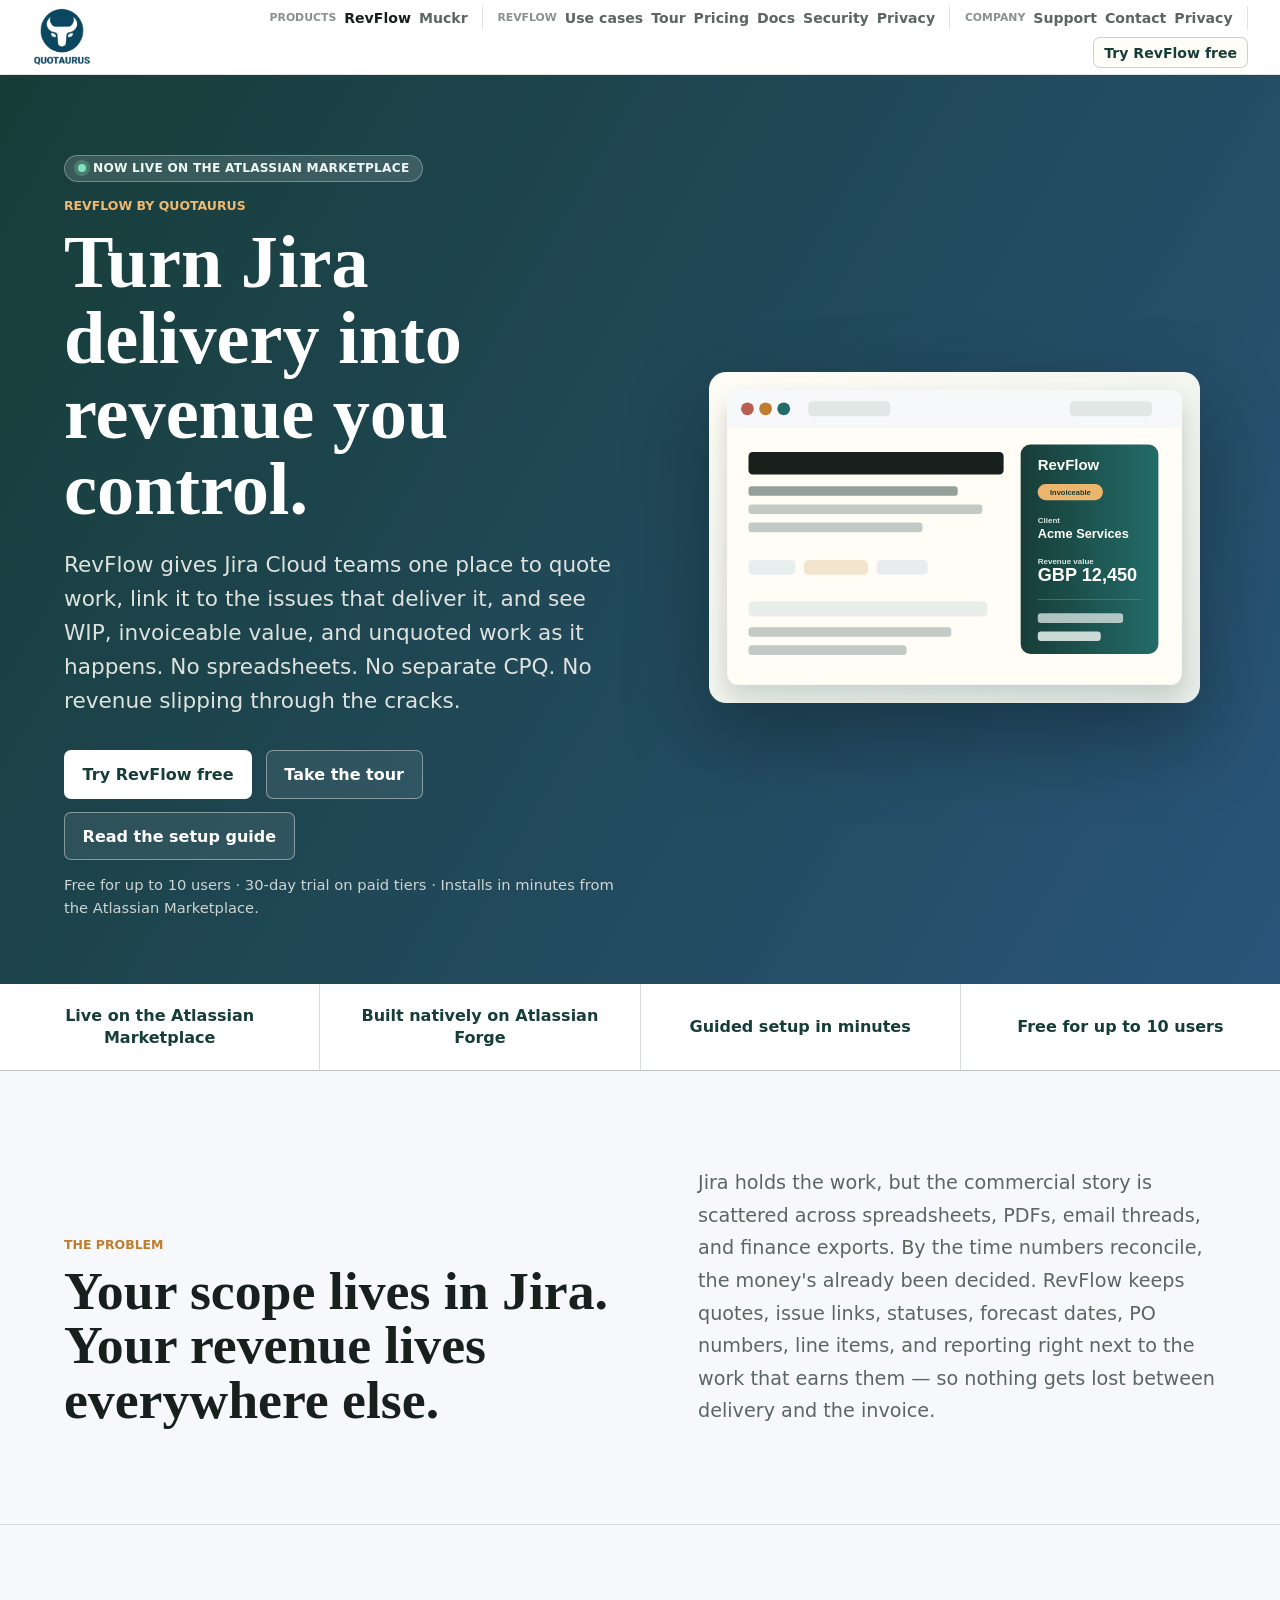
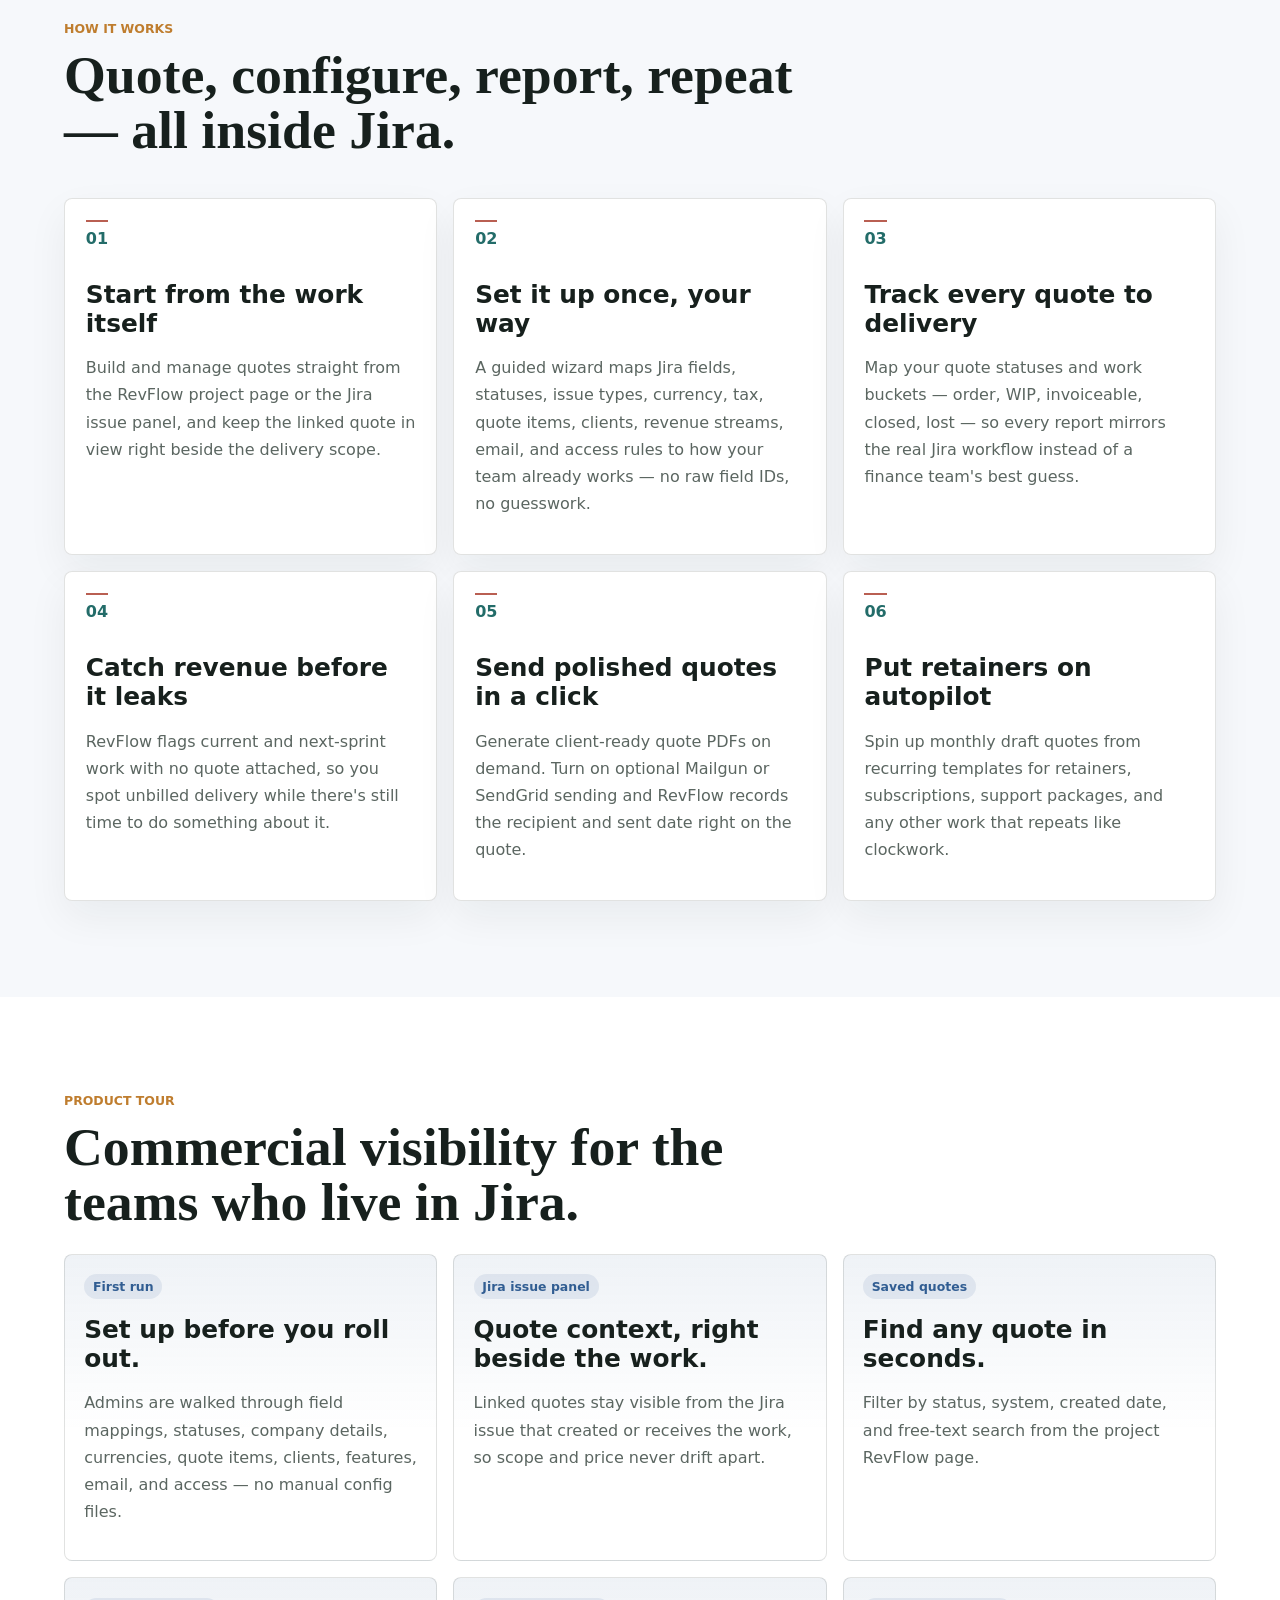
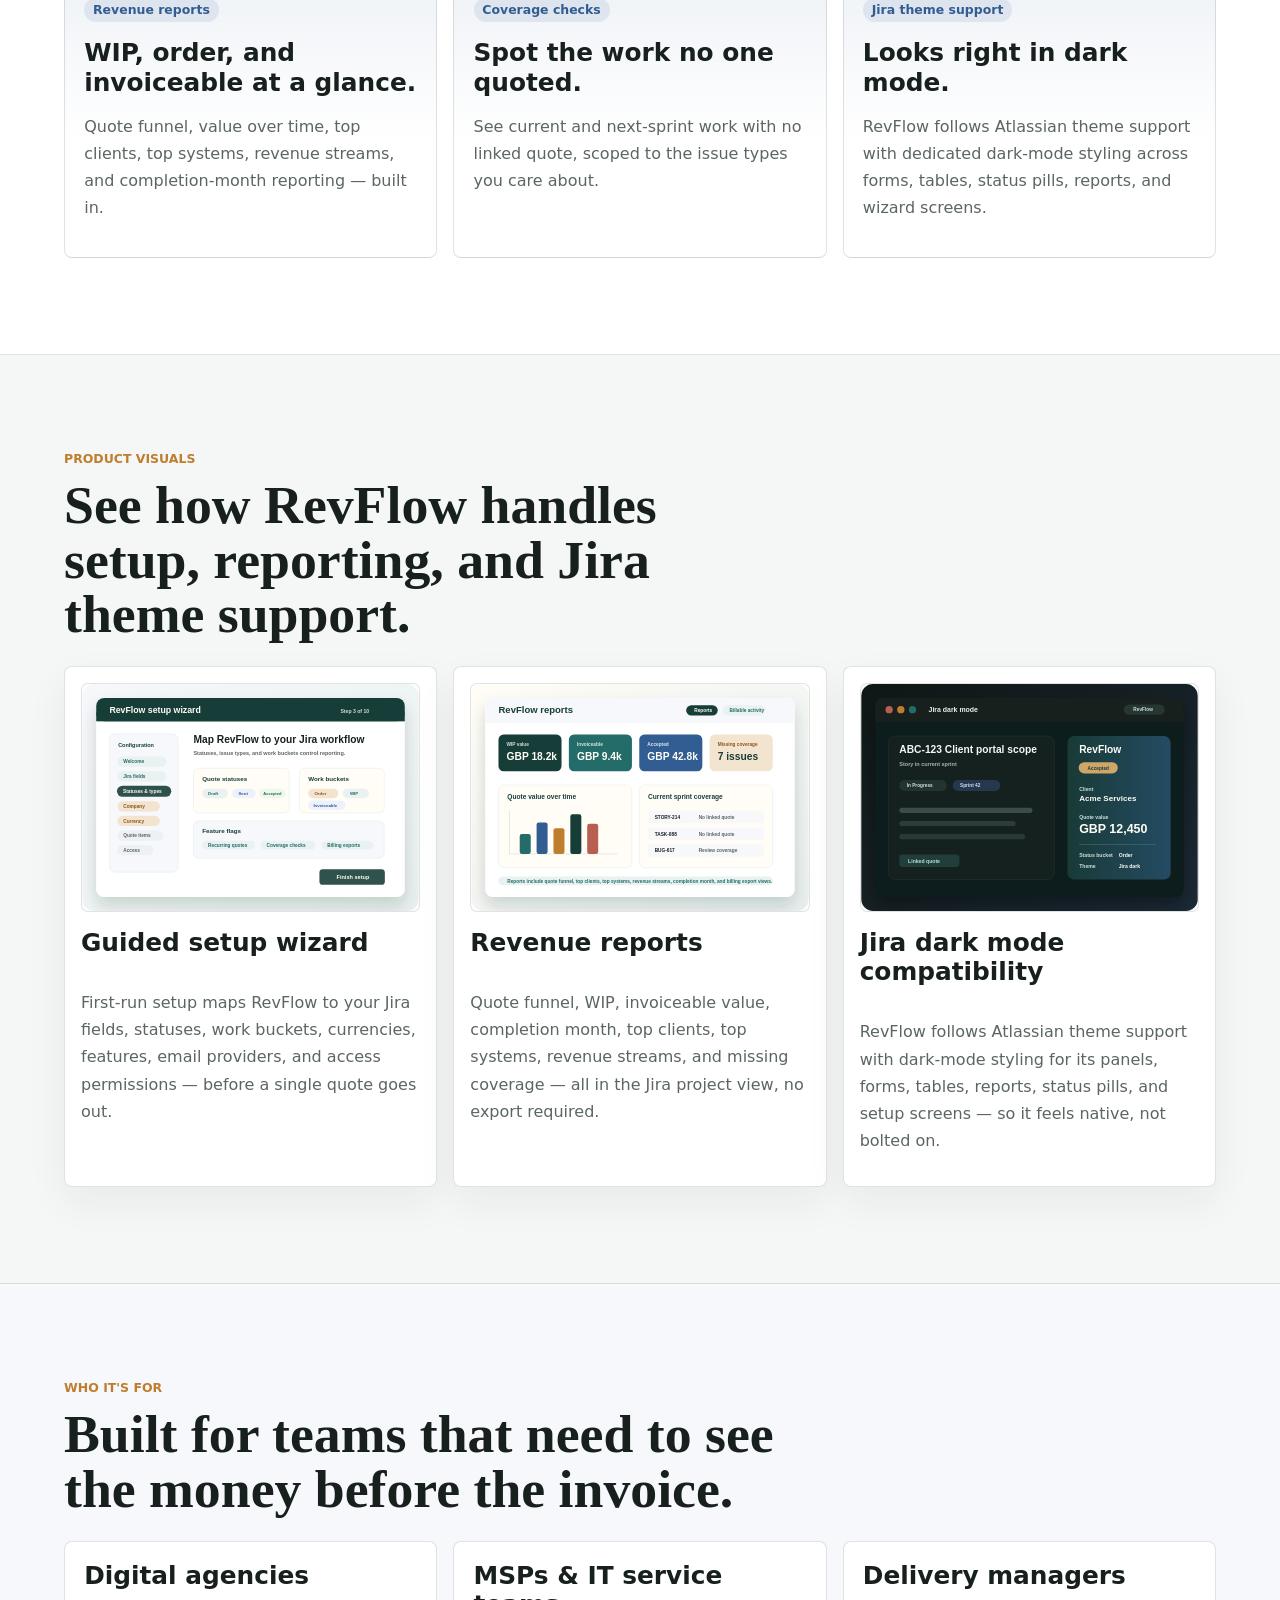
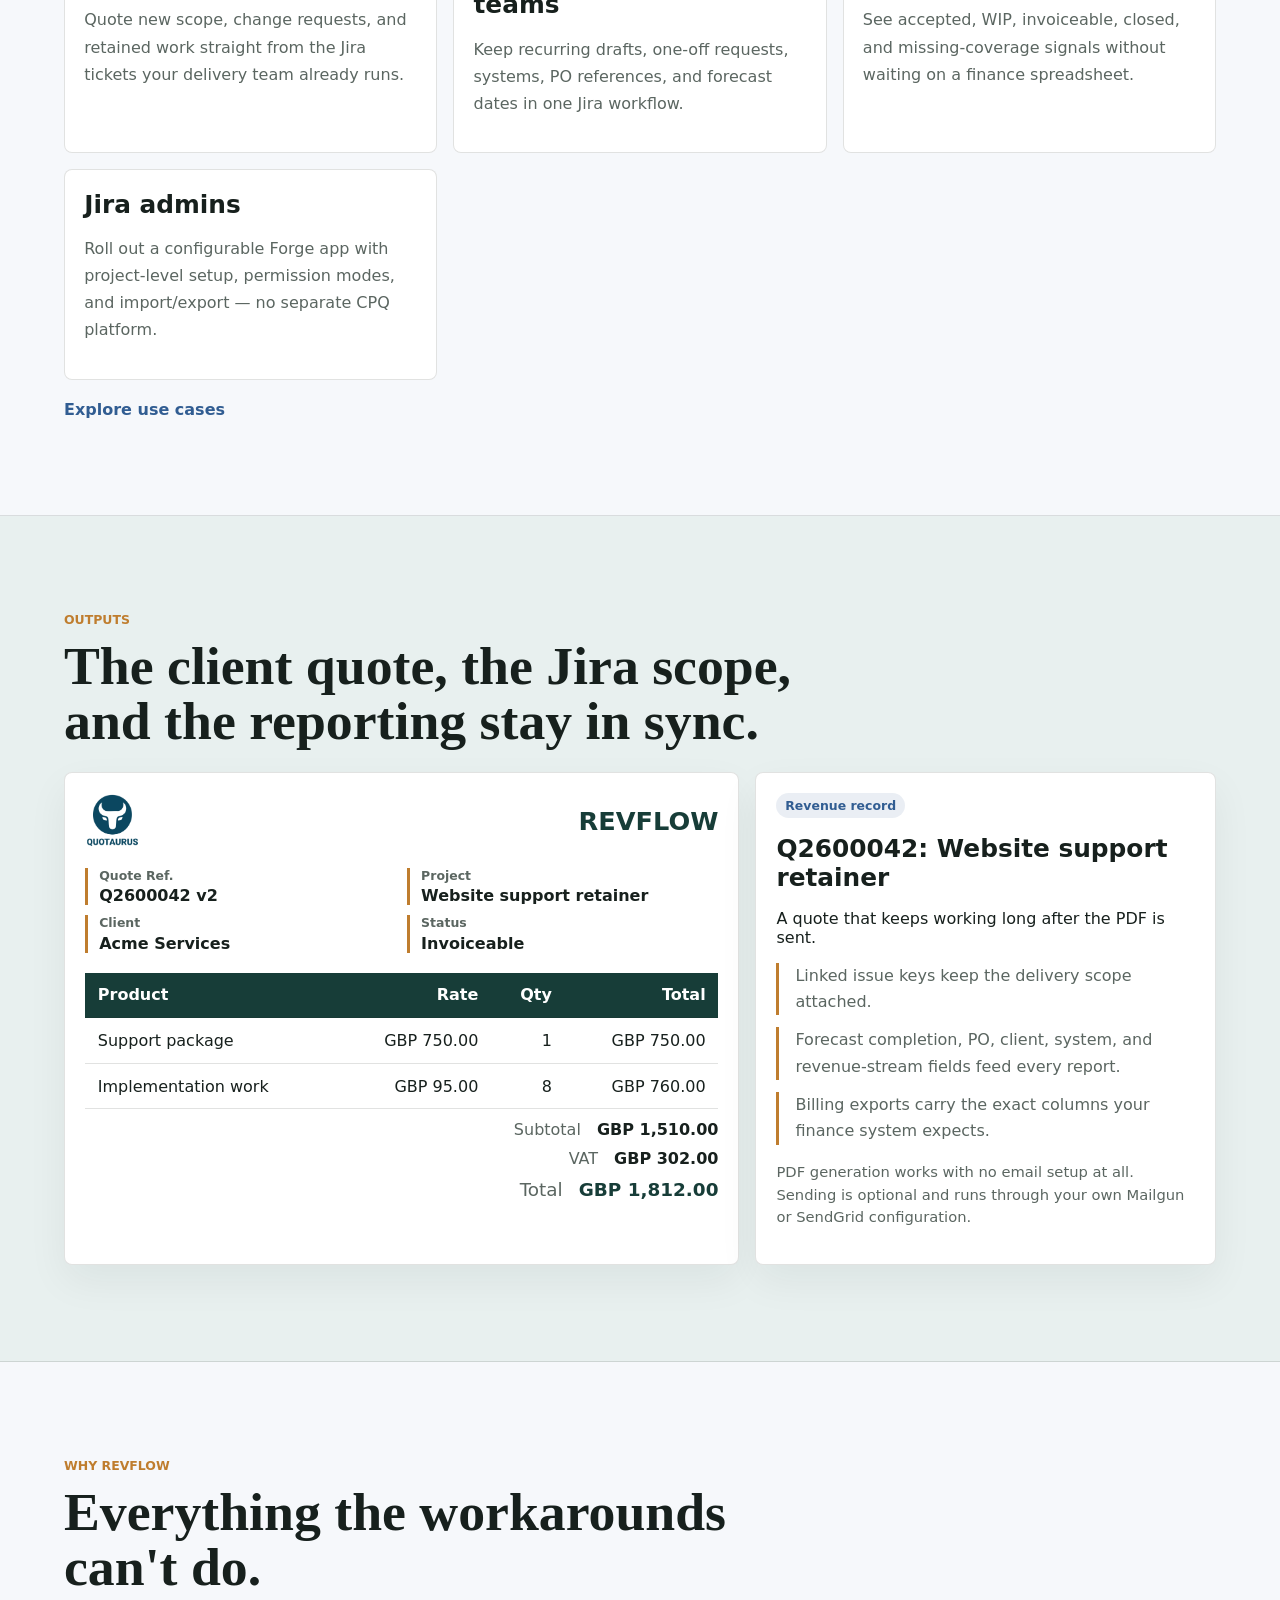
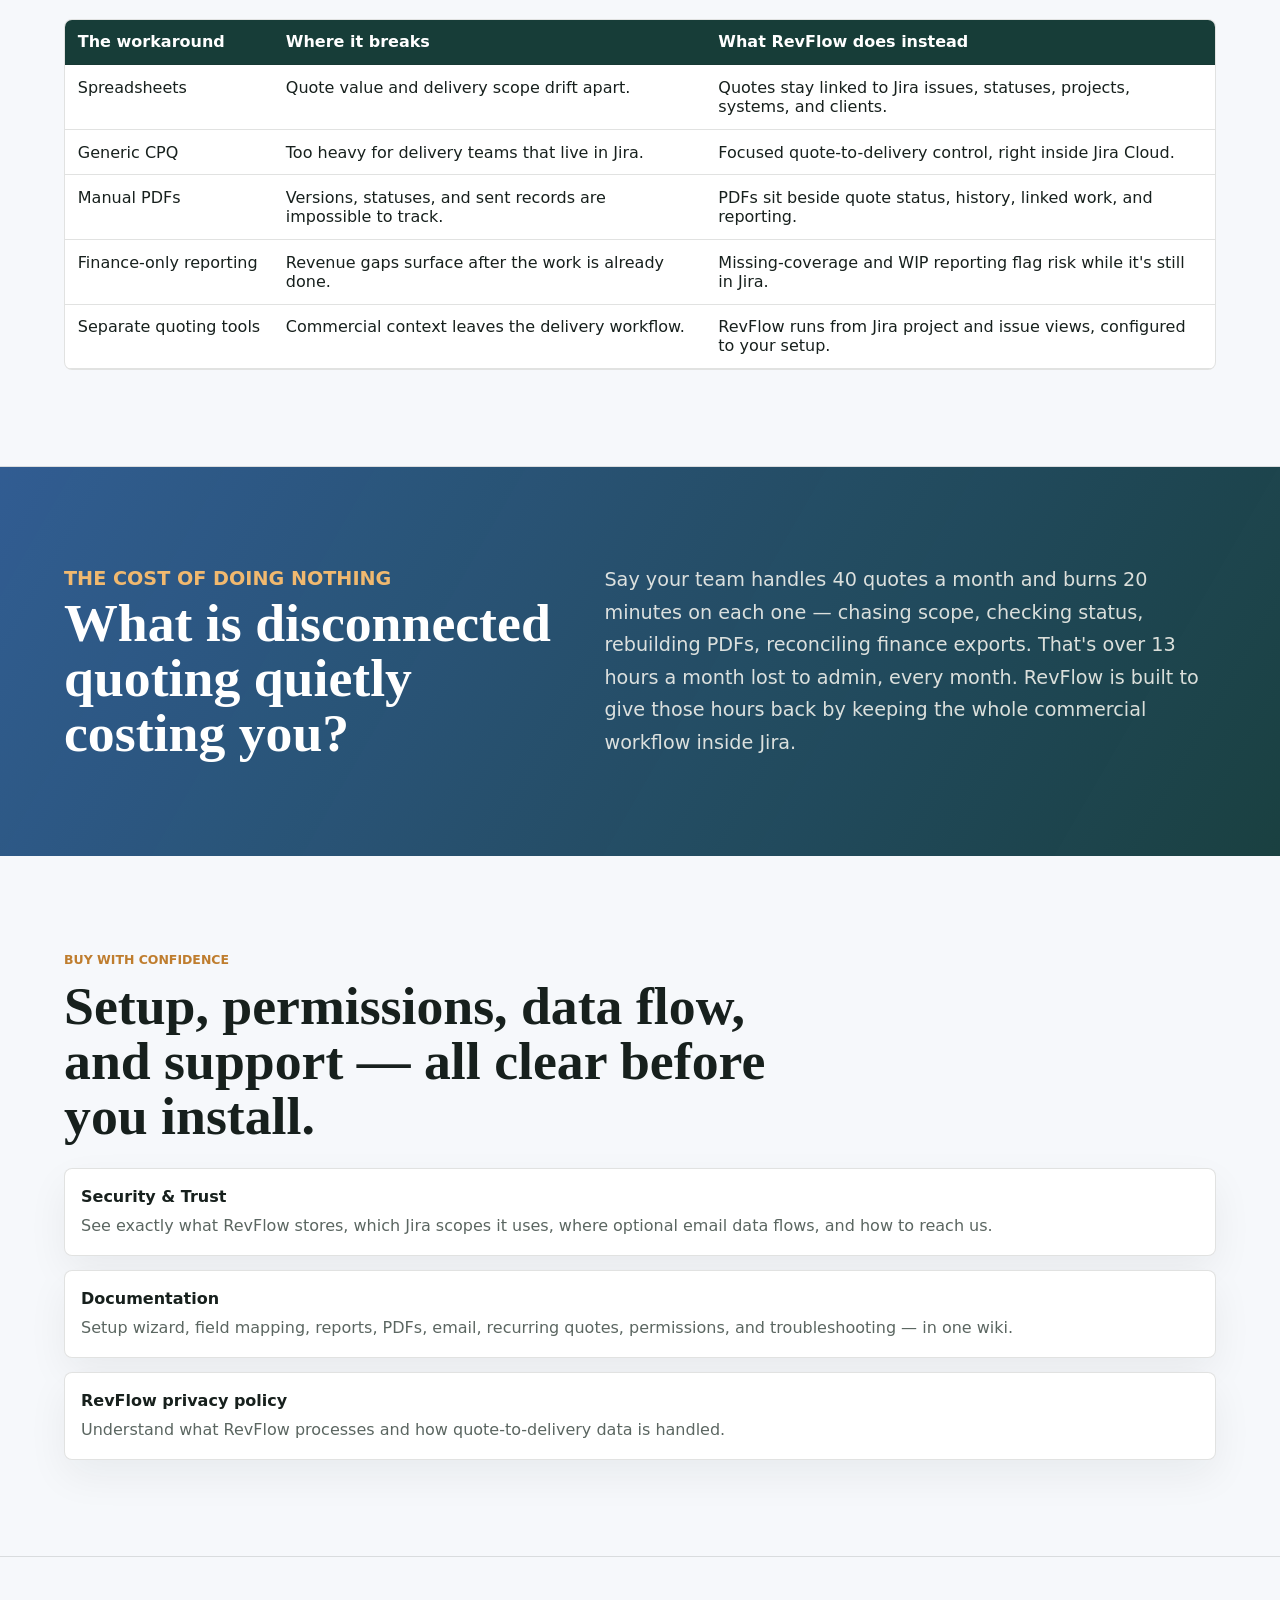
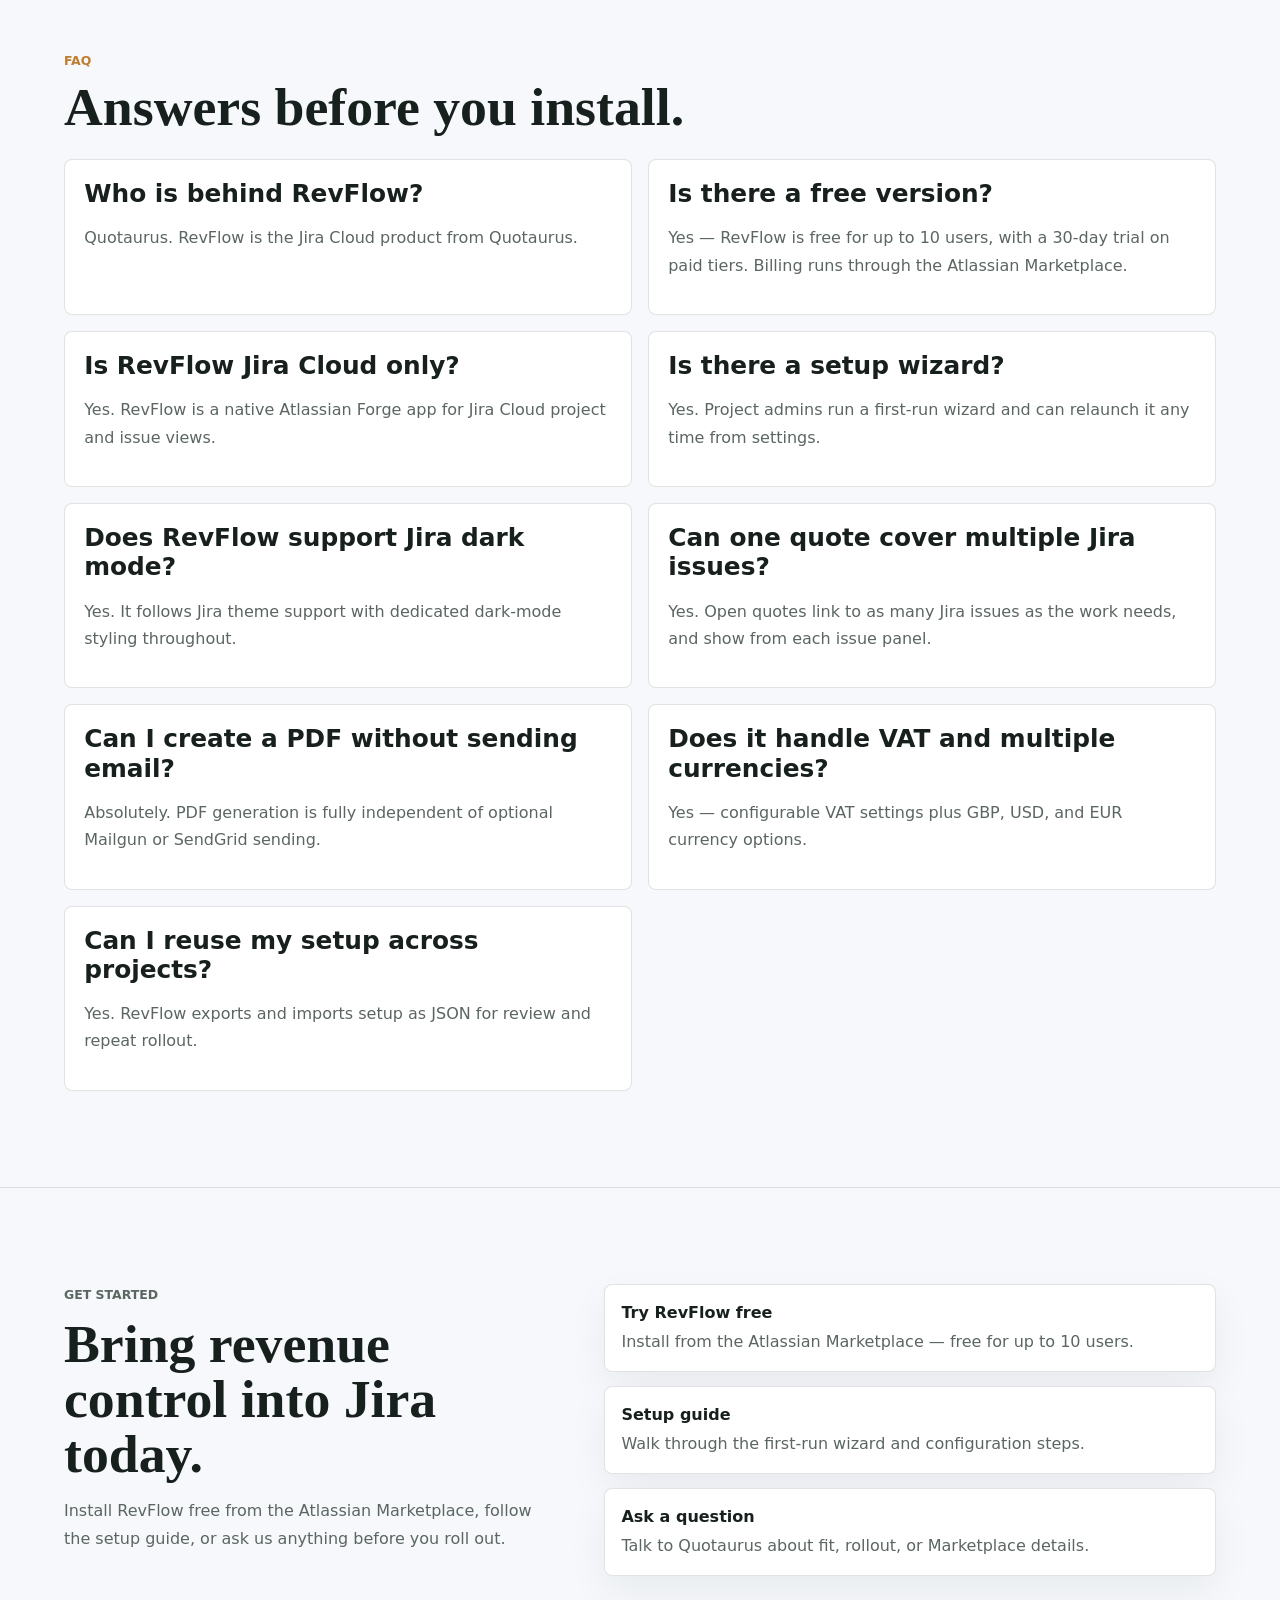
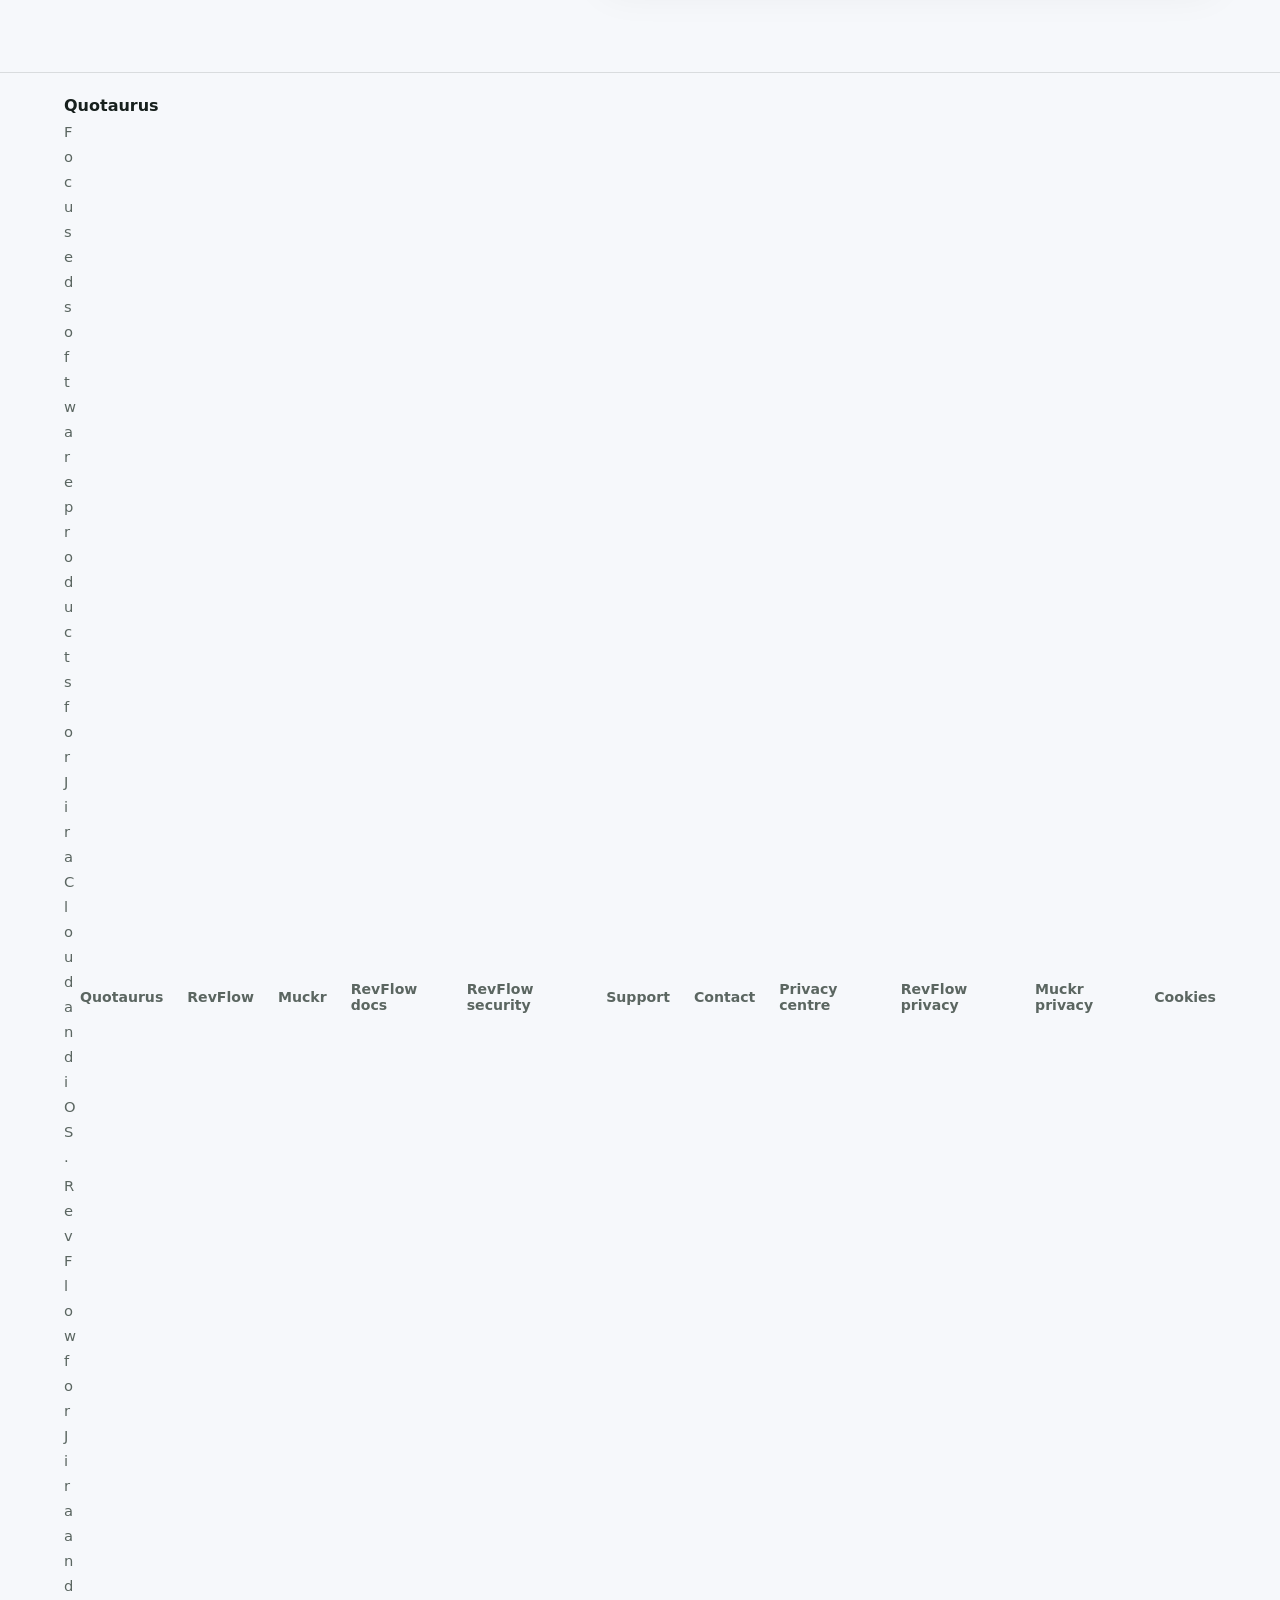
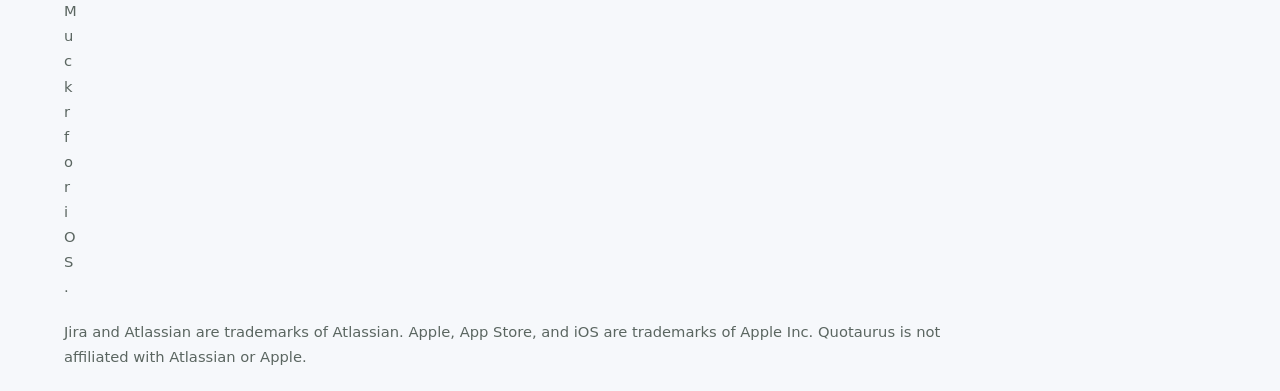
<file: revflow.html>
<!doctype html>
<html lang="en">
  <head>
    <meta charset="utf-8">
    <meta name="viewport" content="width=device-width, initial-scale=1">
    <meta
      name="description"
      content="RevFlow by Quotaurus is quote-to-delivery revenue control for Jira Cloud. Quote work, link it to Jira issues, catch unquoted delivery, and report on WIP and invoiceable value — without leaving Jira. Now live on the Atlassian Marketplace, free for up to 10 users."
    >
    <title>RevFlow by Quotaurus — Quote-to-Delivery Revenue Control for Jira</title>
    <link rel="icon" href="assets/quotaurus-logo.png" type="image/png">
    <link rel="preload" as="image" href="assets/quote-app-mockup.svg">
    <link rel="stylesheet" href="styles.css">
    <script src="animations.js" defer></script>
    <script type="application/ld+json">
      {
        "@context": "https://schema.org",
        "@type": "SoftwareApplication",
        "name": "RevFlow",
        "alternateName": "RevFlow for Jira",
        "applicationCategory": "BusinessApplication",
        "operatingSystem": "Jira Cloud",
        "description": "Quote-to-delivery revenue control for Jira Cloud teams: quote creation, issue linking, configurable setup, revenue and coverage reporting, billing exports, recurring quote drafts, and Jira dark mode compatibility. Live on the Atlassian Marketplace.",
        "url": "https://quotaurus.com/revflow.html",
        "publisher": {
          "@type": "Organization",
          "name": "Quotaurus",
          "url": "https://quotaurus.com/"
        },
        "offers": {
          "@type": "Offer",
          "price": "0",
          "priceCurrency": "USD",
          "availability": "https://schema.org/OnlineOnly",
          "url": "https://marketplace.atlassian.com/apps/2187659327/revflow-for-jira"
        }
      }
    </script>
    <script type="application/ld+json">
      {
        "@context": "https://schema.org",
        "@type": "FAQPage",
        "mainEntity": [
          {
            "@type": "Question",
            "name": "Is RevFlow for Jira Cloud?",
            "acceptedAnswer": {
              "@type": "Answer",
              "text": "Yes. RevFlow is a native Atlassian Forge app for Jira Cloud and runs inside Jira project pages and issue panels."
            }
          },
          {
            "@type": "Question",
            "name": "Who builds RevFlow?",
            "acceptedAnswer": {
              "@type": "Answer",
              "text": "Quotaurus. RevFlow is the Jira Cloud product from Quotaurus."
            }
          },
          {
            "@type": "Question",
            "name": "Is there a free version of RevFlow?",
            "acceptedAnswer": {
              "@type": "Answer",
              "text": "Yes. RevFlow is free for up to 10 users, with a 30-day free trial on paid tiers. Billing runs through the Atlassian Marketplace."
            }
          },
          {
            "@type": "Question",
            "name": "Does RevFlow support Jira dark mode?",
            "acceptedAnswer": {
              "@type": "Answer",
              "text": "Yes. RevFlow enables Atlassian's Forge theme support and includes a dark-mode stylesheet so the app adapts to Jira's dark theme."
            }
          },
          {
            "@type": "Question",
            "name": "Can RevFlow send quote emails?",
            "acceptedAnswer": {
              "@type": "Answer",
              "text": "Quote email sending is optional and can be configured with Mailgun or SendGrid. You can also generate PDFs without enabling email at all."
            }
          }
        ]
      }
    </script>
  </head>
  <body>
    <header class="site-header" aria-label="Main navigation">
      <a class="brand" href="index.html" aria-label="Quotaurus home">
        <img class="brand-logo" src="assets/quotaurus-logo.png" alt="Quotaurus">
      </a>
      <nav class="nav-links" aria-label="Primary navigation">
        <div class="nav-cluster">
          <span class="nav-label">Products</span>
          <a aria-current="page" href="revflow.html">RevFlow</a>
          <a href="muckr.html">Muckr</a>
        </div>
        <div class="nav-cluster">
          <span class="nav-label">RevFlow</span>
          <a href="use-cases.html">Use cases</a>
          <a href="revflow.html#product-tour">Tour</a>
          <a href="pricing.html">Pricing</a>
          <a href="docs.html">Docs</a>
          <a href="security.html">Security</a>
          <a href="revflow-privacy.html">Privacy</a>
        </div>
        <div class="nav-cluster">
          <span class="nav-label">Company</span>
          <a href="support.html">Support</a>
          <a href="contact.html">Contact</a>
          <a href="privacy-policy.html">Privacy</a>
        </div>
        <a class="nav-cta" href="https://marketplace.atlassian.com/apps/2187659327/revflow-for-jira" target="_blank" rel="noopener">Try RevFlow free</a>
      </nav>
    </header>

    <main>
      <section class="product-hero" aria-labelledby="hero-title">
        <div class="hero-copy">
          <span class="hero-badge"><span class="dot" aria-hidden="true"></span> Now live on the Atlassian Marketplace</span>
          <p class="eyebrow">RevFlow by Quotaurus</p>
          <h1 id="hero-title">Turn Jira delivery into revenue you control.</h1>
          <p class="hero-text">
            RevFlow gives Jira Cloud teams one place to quote work, link it to
            the issues that deliver it, and see WIP, invoiceable value, and
            unquoted work as it happens. No spreadsheets. No separate CPQ. No
            revenue slipping through the cracks.
          </p>
          <div class="hero-actions" aria-label="Primary actions">
            <a class="button primary" href="https://marketplace.atlassian.com/apps/2187659327/revflow-for-jira" target="_blank" rel="noopener">Try RevFlow free</a>
            <a class="button secondary" href="#product-tour">Take the tour</a>
            <a class="button secondary" href="docs.html#setup-wizard">Read the setup guide</a>
          </div>
          <p class="button-note">Free for up to 10 users · 30-day trial on paid tiers · Installs in minutes from the Atlassian Marketplace.</p>
        </div>

        <div class="hero-visual" aria-label="RevFlow interface preview">
          <img
            src="assets/quote-app-mockup.svg"
            alt="Illustrative RevFlow interface showing revenue control beside Jira delivery work."
          >
        </div>
      </section>

      <section class="trust-strip" aria-label="Trust highlights">
        <span>Live on the Atlassian Marketplace</span>
        <span>Built natively on Atlassian Forge</span>
        <span>Guided setup in minutes</span>
        <span>Free for up to 10 users</span>
      </section>

      <section class="intro-band" aria-labelledby="problem-title">
        <div>
          <p class="section-kicker">The problem</p>
          <h2 id="problem-title">Your scope lives in Jira. Your revenue lives everywhere else.</h2>
        </div>
        <p>
          Jira holds the work, but the commercial story is scattered across
          spreadsheets, PDFs, email threads, and finance exports. By the time
          numbers reconcile, the money's already been decided. RevFlow keeps
          quotes, issue links, statuses, forecast dates, PO numbers, line items,
          and reporting right next to the work that earns them — so nothing gets
          lost between delivery and the invoice.
        </p>
      </section>

      <section class="feature-grid" aria-labelledby="story-title">
        <div class="section-heading">
          <p class="section-kicker">How it works</p>
          <h2 id="story-title">Quote, configure, report, repeat — all inside Jira.</h2>
        </div>

        <article class="feature-card">
          <span class="feature-number">01</span>
          <h3>Start from the work itself</h3>
          <p>
            Build and manage quotes straight from the RevFlow project page or the
            Jira issue panel, and keep the linked quote in view right beside the
            delivery scope.
          </p>
        </article>

        <article class="feature-card">
          <span class="feature-number">02</span>
          <h3>Set it up once, your way</h3>
          <p>
            A guided wizard maps Jira fields, statuses, issue types, currency,
            tax, quote items, clients, revenue streams, email, and access rules
            to how your team already works — no raw field IDs, no guesswork.
          </p>
        </article>

        <article class="feature-card">
          <span class="feature-number">03</span>
          <h3>Track every quote to delivery</h3>
          <p>
            Map your quote statuses and work buckets — order, WIP, invoiceable,
            closed, lost — so every report mirrors the real Jira workflow instead
            of a finance team's best guess.
          </p>
        </article>

        <article class="feature-card">
          <span class="feature-number">04</span>
          <h3>Catch revenue before it leaks</h3>
          <p>
            RevFlow flags current and next-sprint work with no quote attached, so
            you spot unbilled delivery while there's still time to do something
            about it.
          </p>
        </article>

        <article class="feature-card">
          <span class="feature-number">05</span>
          <h3>Send polished quotes in a click</h3>
          <p>
            Generate client-ready quote PDFs on demand. Turn on optional Mailgun
            or SendGrid sending and RevFlow records the recipient and sent date
            right on the quote.
          </p>
        </article>

        <article class="feature-card">
          <span class="feature-number">06</span>
          <h3>Put retainers on autopilot</h3>
          <p>
            Spin up monthly draft quotes from recurring templates for retainers,
            subscriptions, support packages, and any other work that repeats like
            clockwork.
          </p>
        </article>
      </section>

      <section class="product-tour" id="product-tour" aria-labelledby="tour-title">
        <div class="section-heading">
          <p class="section-kicker">Product tour</p>
          <h2 id="tour-title">Commercial visibility for the teams who live in Jira.</h2>
        </div>
        <div class="tour-grid">
          <article class="tour-shot">
            <span>First run</span>
            <h3>Set up before you roll out.</h3>
            <p>Admins are walked through field mappings, statuses, company details, currencies, quote items, clients, features, email, and access — no manual config files.</p>
          </article>
          <article class="tour-shot">
            <span>Jira issue panel</span>
            <h3>Quote context, right beside the work.</h3>
            <p>Linked quotes stay visible from the Jira issue that created or receives the work, so scope and price never drift apart.</p>
          </article>
          <article class="tour-shot">
            <span>Saved quotes</span>
            <h3>Find any quote in seconds.</h3>
            <p>Filter by status, system, created date, and free-text search from the project RevFlow page.</p>
          </article>
          <article class="tour-shot">
            <span>Revenue reports</span>
            <h3>WIP, order, and invoiceable at a glance.</h3>
            <p>Quote funnel, value over time, top clients, top systems, revenue streams, and completion-month reporting — built in.</p>
          </article>
          <article class="tour-shot">
            <span>Coverage checks</span>
            <h3>Spot the work no one quoted.</h3>
            <p>See current and next-sprint work with no linked quote, scoped to the issue types you care about.</p>
          </article>
          <article class="tour-shot">
            <span>Jira theme support</span>
            <h3>Looks right in dark mode.</h3>
            <p>RevFlow follows Atlassian theme support with dedicated dark-mode styling across forms, tables, status pills, reports, and wizard screens.</p>
          </article>
        </div>
      </section>

      <section class="visual-band" aria-labelledby="visual-title">
        <div class="section-heading">
          <p class="section-kicker">Product visuals</p>
          <h2 id="visual-title">See how RevFlow handles setup, reporting, and Jira theme support.</h2>
        </div>
        <div class="visual-grid">
          <article class="visual-card">
            <img
              src="assets/setup-wizard-mockup.svg"
              alt="Illustrative RevFlow setup wizard for Jira fields, statuses, feature flags, email, and access."
            >
            <h3>Guided setup wizard</h3>
            <p>
              First-run setup maps RevFlow to your Jira fields, statuses, work
              buckets, currencies, features, email providers, and access
              permissions — before a single quote goes out.
            </p>
          </article>
          <article class="visual-card">
            <img
              src="assets/reporting-dashboard-mockup.svg"
              alt="Illustrative RevFlow reports showing WIP value, invoiceable value, quote value over time, and missing quote coverage."
            >
            <h3>Revenue reports</h3>
            <p>
              Quote funnel, WIP, invoiceable value, completion month, top
              clients, top systems, revenue streams, and missing coverage — all
              in the Jira project view, no export required.
            </p>
          </article>
          <article class="visual-card">
            <img
              src="assets/dark-mode-mockup.svg"
              alt="Illustrative RevFlow dark mode screen with linked quote context and revenue value."
            >
            <h3>Jira dark mode compatibility</h3>
            <p>
              RevFlow follows Atlassian theme support with dark-mode styling for
              its panels, forms, tables, reports, status pills, and setup
              screens — so it feels native, not bolted on.
            </p>
          </article>
        </div>
      </section>

      <section class="use-case-band" id="use-cases" aria-labelledby="use-cases-title">
        <div class="section-heading">
          <p class="section-kicker">Who it's for</p>
          <h2 id="use-cases-title">Built for teams that need to see the money before the invoice.</h2>
        </div>
        <div class="use-case-grid">
          <article>
            <h3>Digital agencies</h3>
            <p>Quote new scope, change requests, and retained work straight from the Jira tickets your delivery team already runs.</p>
          </article>
          <article>
            <h3>MSPs &amp; IT service teams</h3>
            <p>Keep recurring drafts, one-off requests, systems, PO references, and forecast dates in one Jira workflow.</p>
          </article>
          <article>
            <h3>Delivery managers</h3>
            <p>See accepted, WIP, invoiceable, closed, and missing-coverage signals without waiting on a finance spreadsheet.</p>
          </article>
          <article>
            <h3>Jira admins</h3>
            <p>Roll out a configurable Forge app with project-level setup, permission modes, and import/export — no separate CPQ platform.</p>
          </article>
        </div>
        <a class="text-link" href="use-cases.html">Explore use cases</a>
      </section>

      <section class="output-band" id="sample-output" aria-labelledby="output-title">
        <div class="section-heading">
          <p class="section-kicker">Outputs</p>
          <h2 id="output-title">The client quote, the Jira scope, and the reporting stay in sync.</h2>
        </div>
        <div class="output-grid">
          <article class="sample-pdf" aria-label="Sample quote PDF structure">
            <div class="sample-pdf-header">
              <img src="assets/quotaurus-logo.png" alt="">
              <span>REVFLOW</span>
            </div>
            <dl>
              <div><dt>Quote Ref.</dt><dd>Q2600042 v2</dd></div>
              <div><dt>Project</dt><dd>Website support retainer</dd></div>
              <div><dt>Client</dt><dd>Acme Services</dd></div>
              <div><dt>Status</dt><dd>Invoiceable</dd></div>
            </dl>
            <table>
              <thead>
                <tr><th>Product</th><th>Rate</th><th>Qty</th><th>Total</th></tr>
              </thead>
              <tbody>
                <tr><td>Support package</td><td>GBP 750.00</td><td>1</td><td>GBP 750.00</td></tr>
                <tr><td>Implementation work</td><td>GBP 95.00</td><td>8</td><td>GBP 760.00</td></tr>
              </tbody>
            </table>
            <p><span>Subtotal</span><strong>GBP 1,510.00</strong></p>
            <p><span>VAT</span><strong>GBP 302.00</strong></p>
            <p class="sample-total"><span>Total</span><strong>GBP 1,812.00</strong></p>
          </article>

          <article class="sample-email" aria-label="RevFlow output and export summary">
            <span class="mail-label">Revenue record</span>
            <h3>Q2600042: Website support retainer</h3>
            <p>A quote that keeps working long after the PDF is sent.</p>
            <ul class="plain-list">
              <li>Linked issue keys keep the delivery scope attached.</li>
              <li>Forecast completion, PO, client, system, and revenue-stream fields feed every report.</li>
              <li>Billing exports carry the exact columns your finance system expects.</li>
            </ul>
            <p class="small-note">
              PDF generation works with no email setup at all. Sending is optional
              and runs through your own Mailgun or SendGrid configuration.
            </p>
          </article>
        </div>
      </section>

      <section class="comparison-band" aria-labelledby="comparison-title">
        <div class="section-heading">
          <p class="section-kicker">Why RevFlow</p>
          <h2 id="comparison-title">Everything the workarounds can't do.</h2>
        </div>
        <div class="table-wrap">
          <table class="comparison-table">
            <thead>
              <tr>
                <th>The workaround</th>
                <th>Where it breaks</th>
                <th>What RevFlow does instead</th>
              </tr>
            </thead>
            <tbody>
              <tr>
                <td>Spreadsheets</td>
                <td>Quote value and delivery scope drift apart.</td>
                <td>Quotes stay linked to Jira issues, statuses, projects, systems, and clients.</td>
              </tr>
              <tr>
                <td>Generic CPQ</td>
                <td>Too heavy for delivery teams that live in Jira.</td>
                <td>Focused quote-to-delivery control, right inside Jira Cloud.</td>
              </tr>
              <tr>
                <td>Manual PDFs</td>
                <td>Versions, statuses, and sent records are impossible to track.</td>
                <td>PDFs sit beside quote status, history, linked work, and reporting.</td>
              </tr>
              <tr>
                <td>Finance-only reporting</td>
                <td>Revenue gaps surface after the work is already done.</td>
                <td>Missing-coverage and WIP reporting flag risk while it's still in Jira.</td>
              </tr>
              <tr>
                <td>Separate quoting tools</td>
                <td>Commercial context leaves the delivery workflow.</td>
                <td>RevFlow runs from Jira project and issue views, configured to your setup.</td>
              </tr>
            </tbody>
          </table>
        </div>
      </section>

      <section class="roi-band" aria-labelledby="roi-title">
        <div>
          <p class="section-kicker">The cost of doing nothing</p>
          <h2 id="roi-title">What is disconnected quoting quietly costing you?</h2>
        </div>
        <p>
          Say your team handles 40 quotes a month and burns 20 minutes on each
          one — chasing scope, checking status, rebuilding PDFs, reconciling
          finance exports. That's over 13 hours a month lost to admin, every
          month. RevFlow is built to give those hours back by keeping the whole
          commercial workflow inside Jira.
        </p>
      </section>

      <section class="trust-band" aria-labelledby="trust-title">
        <div class="section-heading">
          <p class="section-kicker">Buy with confidence</p>
          <h2 id="trust-title">Setup, permissions, data flow, and support — all clear before you install.</h2>
        </div>
        <div class="link-cards">
          <a href="security.html">
            <span>Security &amp; Trust</span>
            See exactly what RevFlow stores, which Jira scopes it uses, where optional email data flows, and how to reach us.
          </a>
          <a href="docs.html">
            <span>Documentation</span>
            Setup wizard, field mapping, reports, PDFs, email, recurring quotes, permissions, and troubleshooting — in one wiki.
          </a>
          <a href="revflow-privacy.html">
            <span>RevFlow privacy policy</span>
            Understand what RevFlow processes and how quote-to-delivery data is handled.
          </a>
        </div>
      </section>

      <section class="faq-section" aria-labelledby="faq-title">
        <div class="section-heading">
          <p class="section-kicker">FAQ</p>
          <h2 id="faq-title">Answers before you install.</h2>
        </div>
        <div class="faq-grid">
          <article>
            <h3>Who is behind RevFlow?</h3>
            <p>Quotaurus. RevFlow is the Jira Cloud product from Quotaurus.</p>
          </article>
          <article>
            <h3>Is there a free version?</h3>
            <p>Yes — RevFlow is free for up to 10 users, with a 30-day trial on paid tiers. Billing runs through the Atlassian Marketplace.</p>
          </article>
          <article>
            <h3>Is RevFlow Jira Cloud only?</h3>
            <p>Yes. RevFlow is a native Atlassian Forge app for Jira Cloud project and issue views.</p>
          </article>
          <article>
            <h3>Is there a setup wizard?</h3>
            <p>Yes. Project admins run a first-run wizard and can relaunch it any time from settings.</p>
          </article>
          <article>
            <h3>Does RevFlow support Jira dark mode?</h3>
            <p>Yes. It follows Jira theme support with dedicated dark-mode styling throughout.</p>
          </article>
          <article>
            <h3>Can one quote cover multiple Jira issues?</h3>
            <p>Yes. Open quotes link to as many Jira issues as the work needs, and show from each issue panel.</p>
          </article>
          <article>
            <h3>Can I create a PDF without sending email?</h3>
            <p>Absolutely. PDF generation is fully independent of optional Mailgun or SendGrid sending.</p>
          </article>
          <article>
            <h3>Does it handle VAT and multiple currencies?</h3>
            <p>Yes — configurable VAT settings plus GBP, USD, and EUR currency options.</p>
          </article>
          <article>
            <h3>Can I reuse my setup across projects?</h3>
            <p>Yes. RevFlow exports and imports setup as JSON for review and repeat rollout.</p>
          </article>
        </div>
      </section>

      <section class="marketplace-band final-cta" aria-labelledby="marketplace-title">
        <div>
          <p class="section-kicker">Get started</p>
          <h2 id="marketplace-title">Bring revenue control into Jira today.</h2>
          <p>
            Install RevFlow free from the Atlassian Marketplace, follow the setup
            guide, or ask us anything before you roll out.
          </p>
        </div>
        <div class="link-cards">
          <a href="https://marketplace.atlassian.com/apps/2187659327/revflow-for-jira" target="_blank" rel="noopener">
            <span>Try RevFlow free</span>
            Install from the Atlassian Marketplace — free for up to 10 users.
          </a>
          <a href="docs.html#setup-wizard">
            <span>Setup guide</span>
            Walk through the first-run wizard and configuration steps.
          </a>
          <a href="contact.html">
            <span>Ask a question</span>
            Talk to Quotaurus about fit, rollout, or Marketplace details.
          </a>
        </div>
      </section>
    </main>

    <footer class="site-footer">
      <div>
        <span class="footer-brand">Quotaurus</span>
        <p>Focused software products for Jira Cloud and iOS.</p>
        <p>RevFlow for Jira and Muckr for iOS.</p>
      </div>
      <nav aria-label="Footer navigation">
        <a href="index.html">Quotaurus</a>
        <a href="revflow.html">RevFlow</a>
        <a href="muckr.html">Muckr</a>
        <a href="docs.html">RevFlow docs</a>
        <a href="security.html">RevFlow security</a>
        <a href="support.html">Support</a>
        <a href="contact.html">Contact</a>
        <a href="privacy-policy.html">Privacy centre</a>
        <a href="revflow-privacy.html">RevFlow privacy</a>
        <a href="muckr-privacy.html">Muckr privacy</a>
        <a href="cookie-policy.html">Cookies</a>
      </nav>
      <p class="trademark-note">
        Jira and Atlassian are trademarks of Atlassian. Apple, App Store, and
        iOS are trademarks of Apple Inc. Quotaurus is not affiliated with
        Atlassian or Apple.
      </p>
    </footer>
  </body>
</html>
</file>
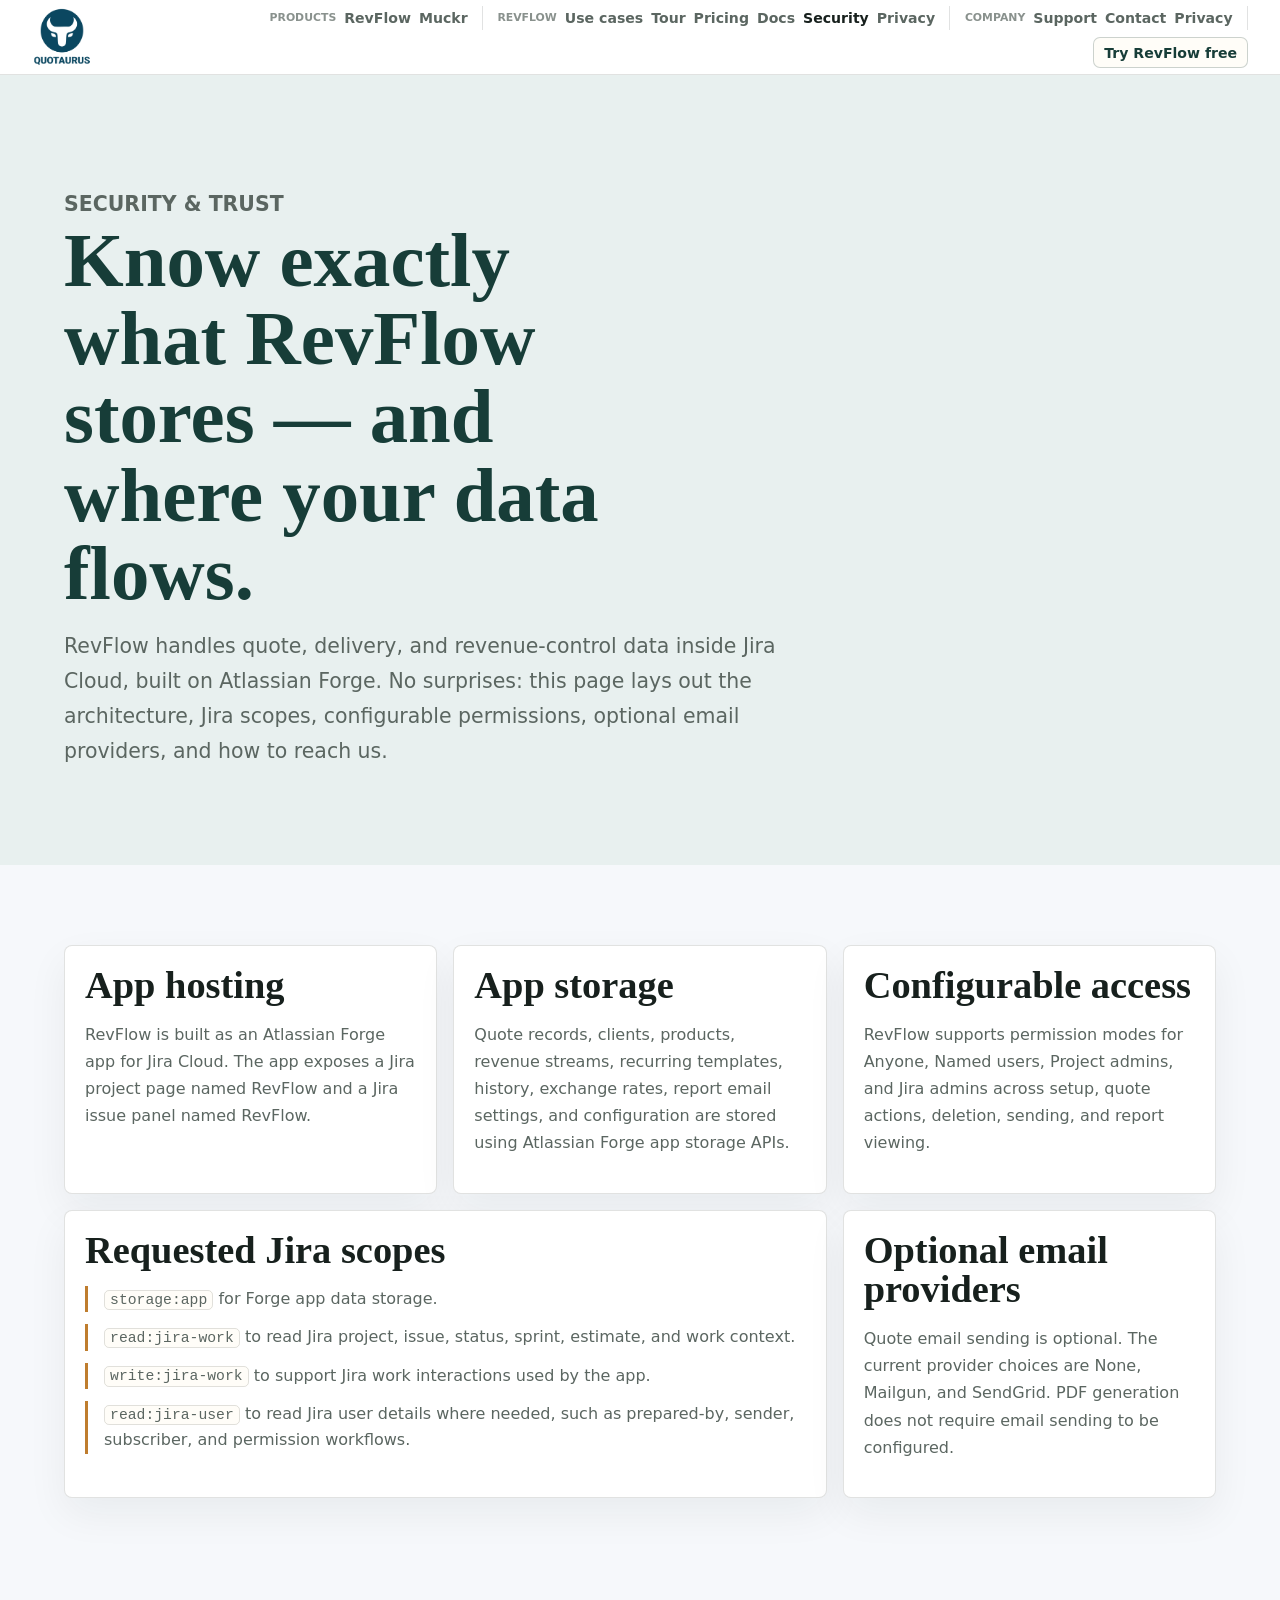
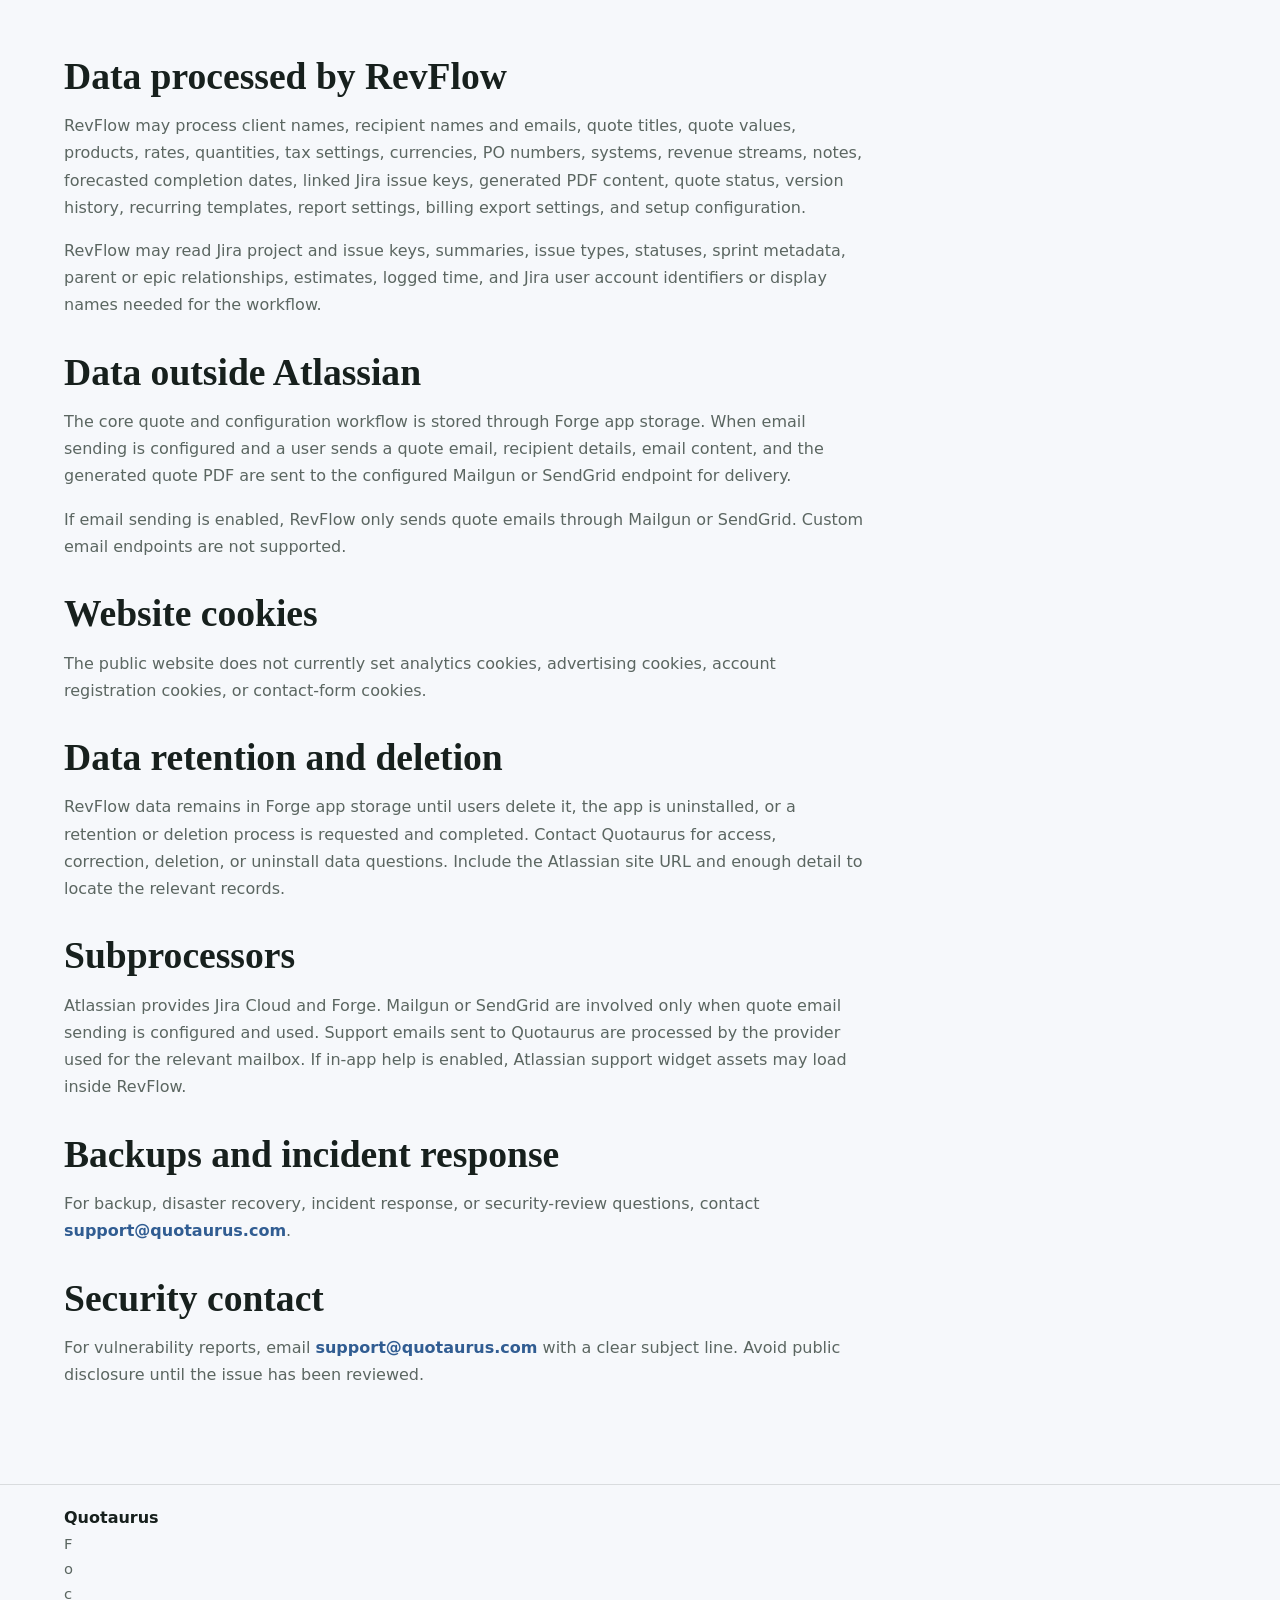
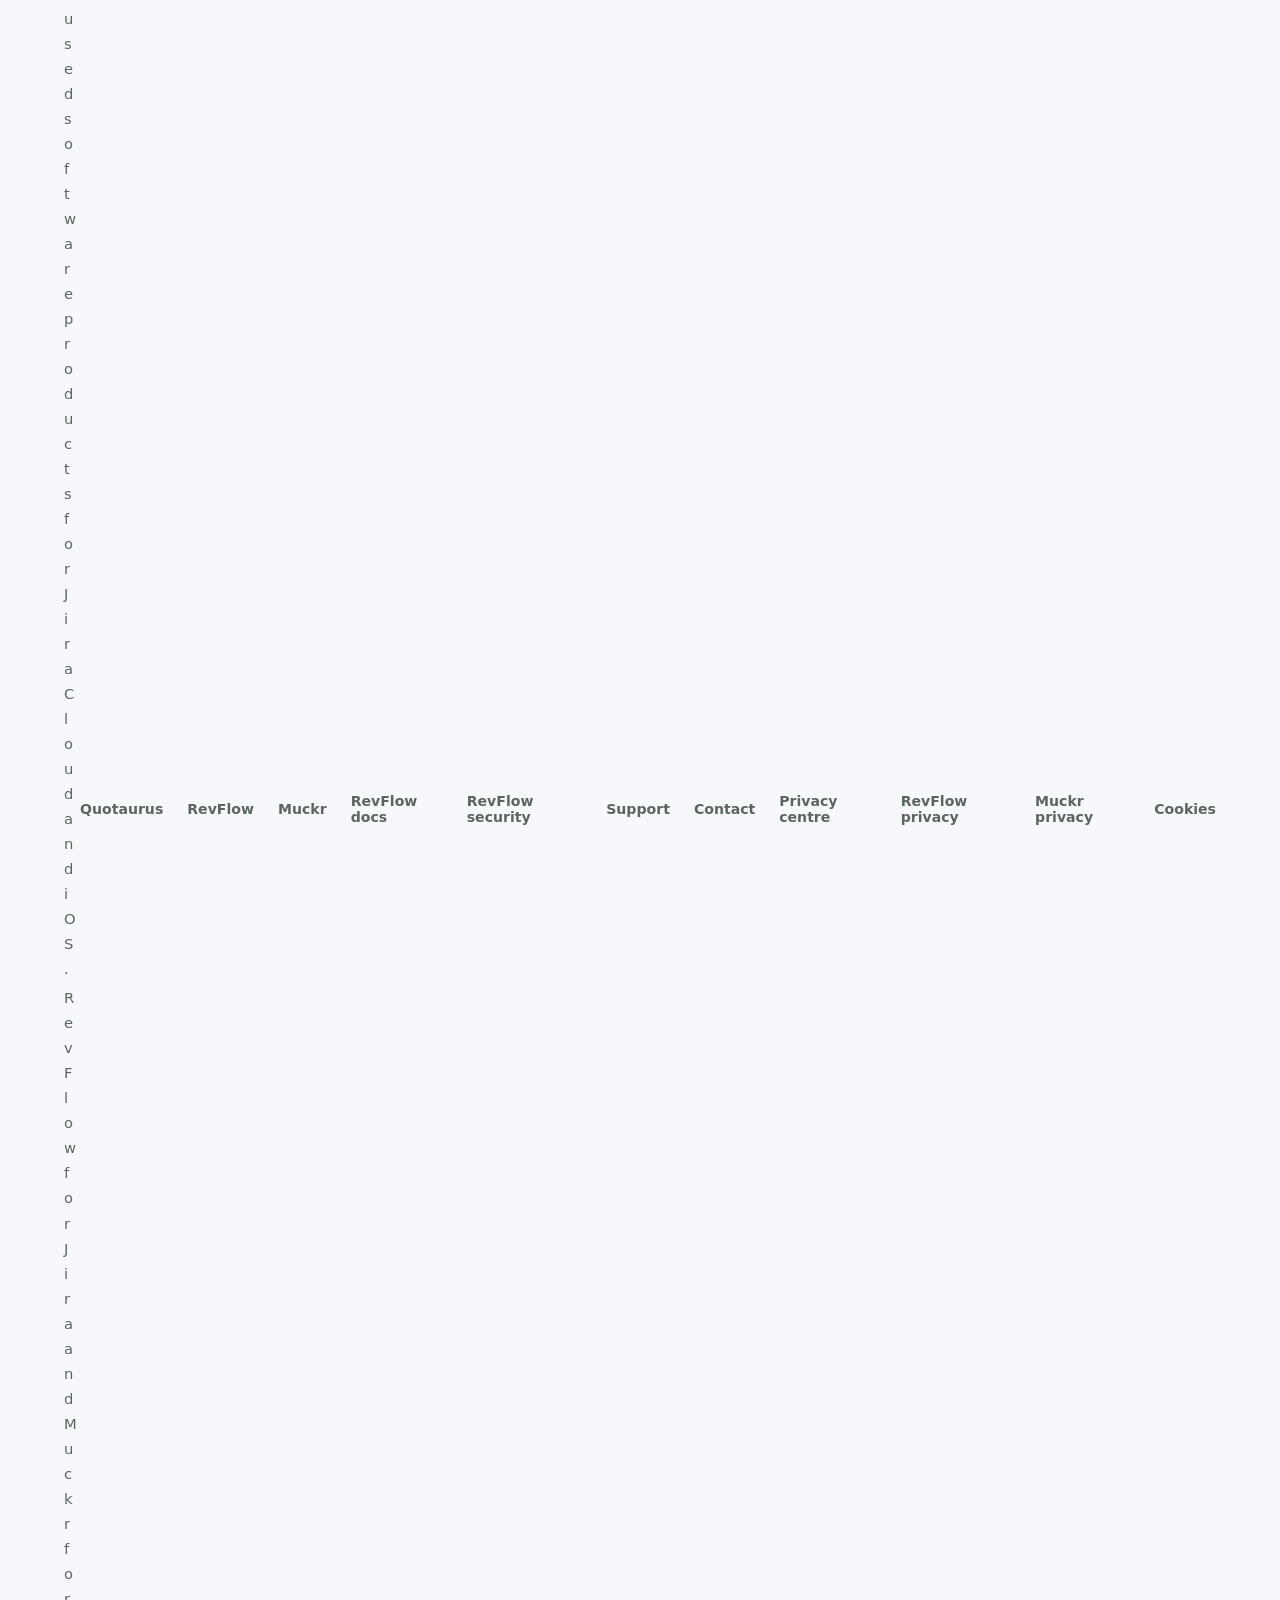
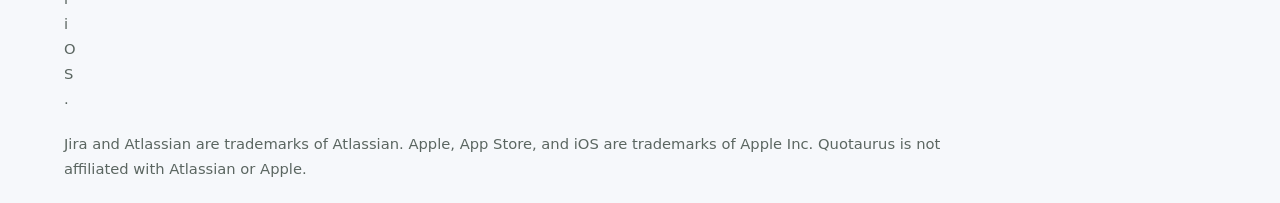
<file: security.html>
<!doctype html>
<html lang="en">
  <head>
    <meta charset="utf-8">
    <meta name="viewport" content="width=device-width, initial-scale=1">
    <meta
      name="description"
      content="Security and trust information for RevFlow by Quotaurus, including Forge storage, Jira scopes, configurable permissions, data handling, Mailgun, SendGrid, and support contacts."
    >
    <title>Security &amp; Trust | RevFlow by Quotaurus</title>
    <link rel="icon" href="assets/quotaurus-logo.png" type="image/png">
    <link rel="stylesheet" href="styles.css">
    <script src="animations.js" defer></script>
  </head>
  <body>
    <header class="site-header" aria-label="Main navigation">
      <a class="brand" href="index.html" aria-label="Quotaurus home">
        <img class="brand-logo" src="assets/quotaurus-logo.png" alt="Quotaurus">
      </a>
      <nav class="nav-links" aria-label="Primary navigation">
        <div class="nav-cluster">
          <span class="nav-label">Products</span>
          <a href="revflow.html">RevFlow</a>
          <a href="muckr.html">Muckr</a>
        </div>
        <div class="nav-cluster">
          <span class="nav-label">RevFlow</span>
          <a href="use-cases.html">Use cases</a>
          <a href="revflow.html#product-tour">Tour</a>
          <a href="pricing.html">Pricing</a>
          <a href="docs.html">Docs</a>
          <a aria-current="page" href="security.html">Security</a>
          <a href="revflow-privacy.html">Privacy</a>
        </div>
        <div class="nav-cluster">
          <span class="nav-label">Company</span>
          <a href="support.html">Support</a>
          <a href="contact.html">Contact</a>
          <a href="privacy-policy.html">Privacy</a>
        </div>
        <a class="nav-cta" href="https://marketplace.atlassian.com/apps/2187659327/revflow-for-jira" target="_blank" rel="noopener">Try RevFlow free</a>
      </nav>
    </header>

    <main>
      <section class="page-hero" aria-labelledby="security-title">
        <p class="eyebrow">Security &amp; Trust</p>
        <h1 id="security-title">Know exactly what RevFlow stores — and where your data flows.</h1>
        <p>
          RevFlow handles quote, delivery, and revenue-control data inside Jira
          Cloud, built on Atlassian Forge. No surprises: this page lays out the
          architecture, Jira scopes, configurable permissions, optional email
          providers, and how to reach us.
        </p>
      </section>

      <section class="content-grid three" aria-label="Security summary">
        <article class="support-card">
          <h2>App hosting</h2>
          <p>
            RevFlow is built as an Atlassian Forge app for Jira Cloud. The app
            exposes a Jira project page named RevFlow and a Jira issue panel
            named RevFlow.
          </p>
        </article>

        <article class="support-card">
          <h2>App storage</h2>
          <p>
            Quote records, clients, products, revenue streams, recurring
            templates, history, exchange rates, report email settings, and
            configuration are stored using Atlassian Forge app storage APIs.
          </p>
        </article>

        <article class="support-card">
          <h2>Configurable access</h2>
          <p>
            RevFlow supports permission modes for Anyone, Named users, Project
            admins, and Jira admins across setup, quote actions, deletion,
            sending, and report viewing.
          </p>
        </article>

        <article class="support-card wide">
          <h2>Requested Jira scopes</h2>
          <ul class="plain-list">
            <li><code>storage:app</code> for Forge app data storage.</li>
            <li><code>read:jira-work</code> to read Jira project, issue, status, sprint, estimate, and work context.</li>
            <li><code>write:jira-work</code> to support Jira work interactions used by the app.</li>
            <li><code>read:jira-user</code> to read Jira user details where needed, such as prepared-by, sender, subscriber, and permission workflows.</li>
          </ul>
        </article>

        <article class="support-card">
          <h2>Optional email providers</h2>
          <p>
            Quote email sending is optional. The current provider choices are
            None, Mailgun, and SendGrid. PDF generation does not require email
            sending to be configured.
          </p>
        </article>
      </section>

      <section class="policy-layout" aria-label="Security details">
        <h2>Data processed by RevFlow</h2>
        <p>
          RevFlow may process client names, recipient names and emails, quote
          titles, quote values, products, rates, quantities, tax settings,
          currencies, PO numbers, systems, revenue streams, notes, forecasted
          completion dates, linked Jira issue keys, generated PDF content,
          quote status, version history, recurring templates, report settings,
          billing export settings, and setup configuration.
        </p>
        <p>
          RevFlow may read Jira project and issue keys, summaries, issue types,
          statuses, sprint metadata, parent or epic relationships, estimates,
          logged time, and Jira user account identifiers or display names needed
          for the workflow.
        </p>

        <h2>Data outside Atlassian</h2>
        <p>
          The core quote and configuration workflow is stored through Forge app
          storage. When email sending is configured and a user sends a quote
          email, recipient details, email content, and the generated quote PDF
          are sent to the configured Mailgun or SendGrid endpoint for delivery.
        </p>
        <p>
          If email sending is enabled, RevFlow only sends quote emails through
          Mailgun or SendGrid. Custom email endpoints are not supported.
        </p>

        <h2>Website cookies</h2>
        <p>
          The public website does not currently set analytics cookies,
          advertising cookies, account registration cookies, or contact-form
          cookies.
        </p>

        <h2>Data retention and deletion</h2>
        <p>
          RevFlow data remains in Forge app storage until users delete it, the
          app is uninstalled, or a retention or deletion process is requested
          and completed. Contact Quotaurus for access, correction, deletion, or
          uninstall data questions. Include the Atlassian site URL and enough
          detail to locate the relevant records.
        </p>

        <h2>Subprocessors</h2>
        <p>
          Atlassian provides Jira Cloud and Forge. Mailgun or SendGrid are
          involved only when quote email sending is configured and used.
          Support emails sent to Quotaurus are processed by the provider used
          for the relevant mailbox. If in-app help is enabled, Atlassian support
          widget assets may load inside RevFlow.
        </p>

        <h2>Backups and incident response</h2>
        <p>
          For backup, disaster recovery, incident response, or security-review
          questions, contact
          <a href="mailto:support@quotaurus.com?subject=Security%20issue%20for%20RevFlow">support@quotaurus.com</a>.
        </p>

        <h2>Security contact</h2>
        <p>
          For vulnerability reports, email
          <a href="mailto:support@quotaurus.com?subject=Security%20issue%20for%20RevFlow">support@quotaurus.com</a>
          with a clear subject line. Avoid public disclosure until the issue has
          been reviewed.
        </p>
      </section>
    </main>

    <footer class="site-footer">
      <div>
        <span class="footer-brand">Quotaurus</span>
        <p>Focused software products for Jira Cloud and iOS.</p>
        <p>RevFlow for Jira and Muckr for iOS.</p>
      </div>
      <nav aria-label="Footer navigation">
        <a href="index.html">Quotaurus</a>
        <a href="revflow.html">RevFlow</a>
        <a href="muckr.html">Muckr</a>
        <a href="docs.html">RevFlow docs</a>
        <a href="security.html">RevFlow security</a>
        <a href="support.html">Support</a>
        <a href="contact.html">Contact</a>
        <a href="privacy-policy.html">Privacy centre</a>
        <a href="revflow-privacy.html">RevFlow privacy</a>
        <a href="muckr-privacy.html">Muckr privacy</a>
        <a href="cookie-policy.html">Cookies</a>
      </nav>
      <p class="trademark-note">
        Jira and Atlassian are trademarks of Atlassian. Apple, App Store, and
        iOS are trademarks of Apple Inc. Quotaurus is not affiliated with
        Atlassian or Apple.
      </p>
    </footer>
  </body>
</html>
</file>
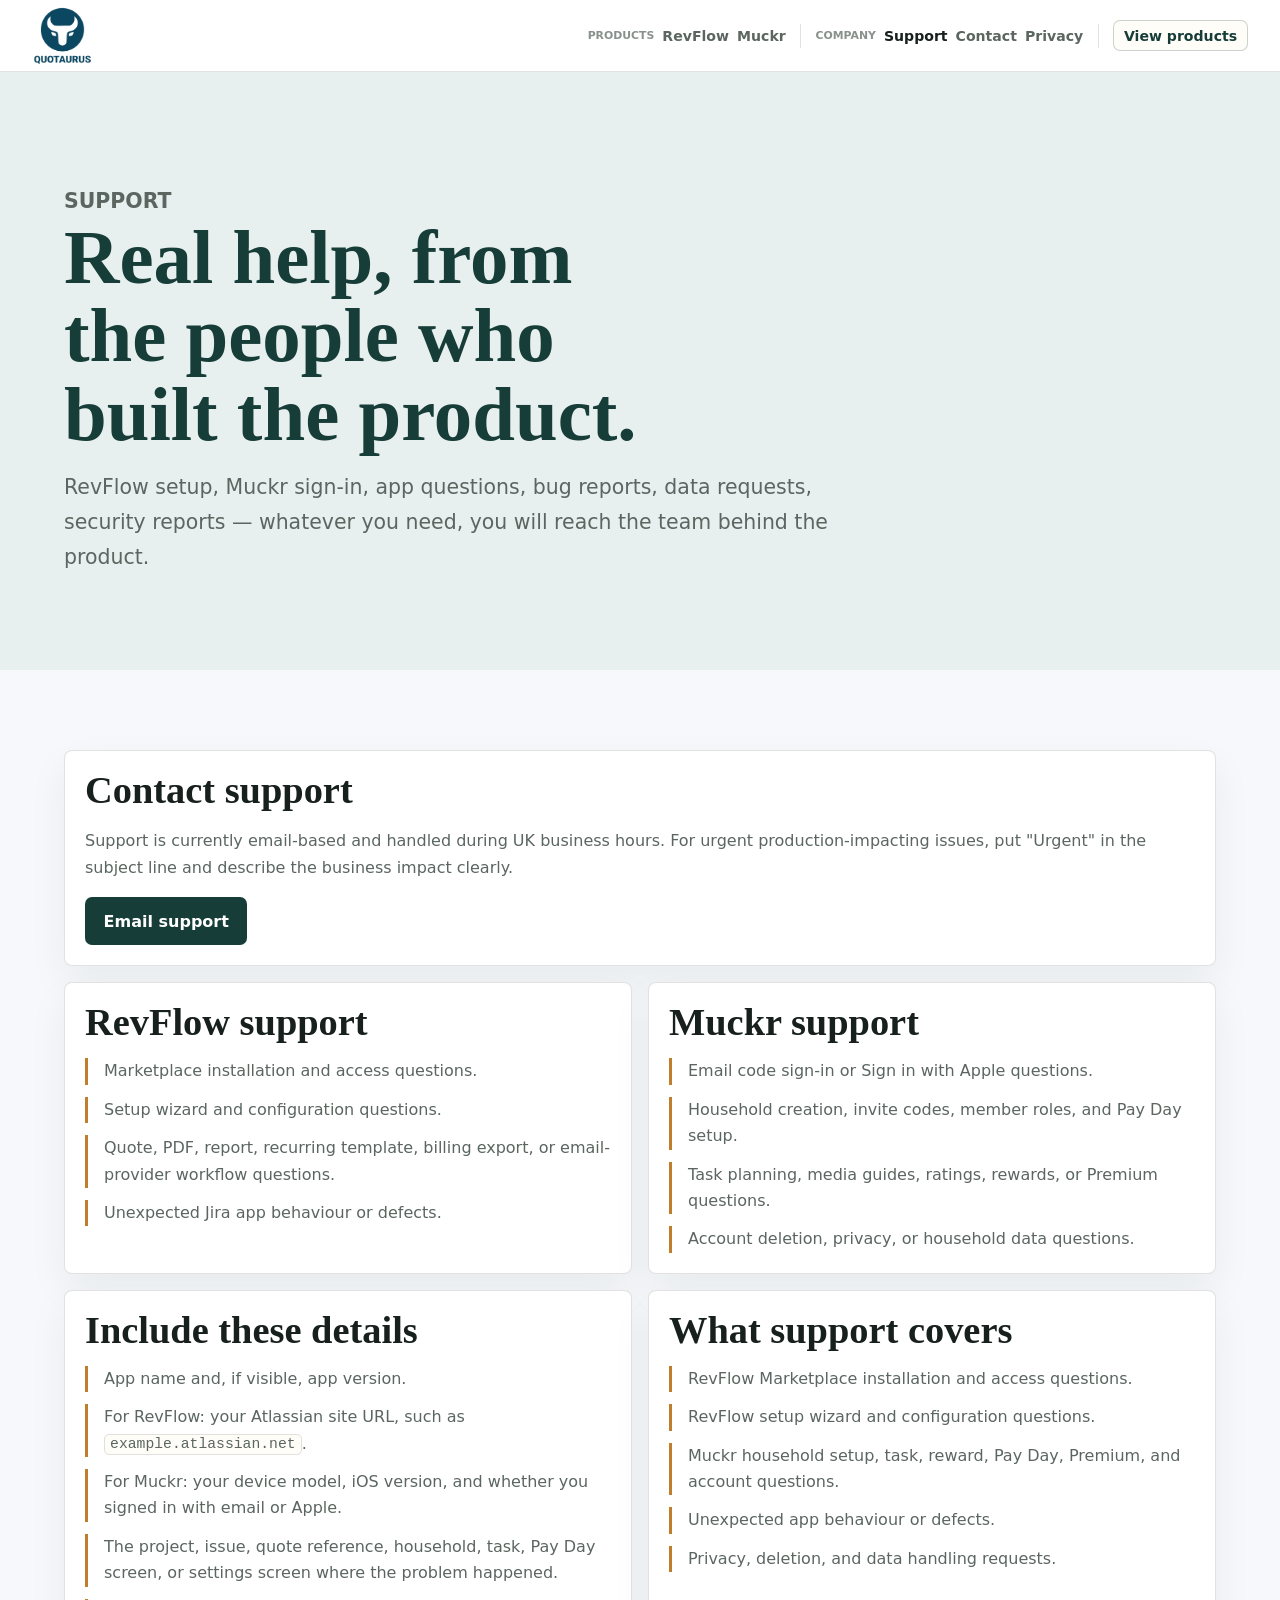
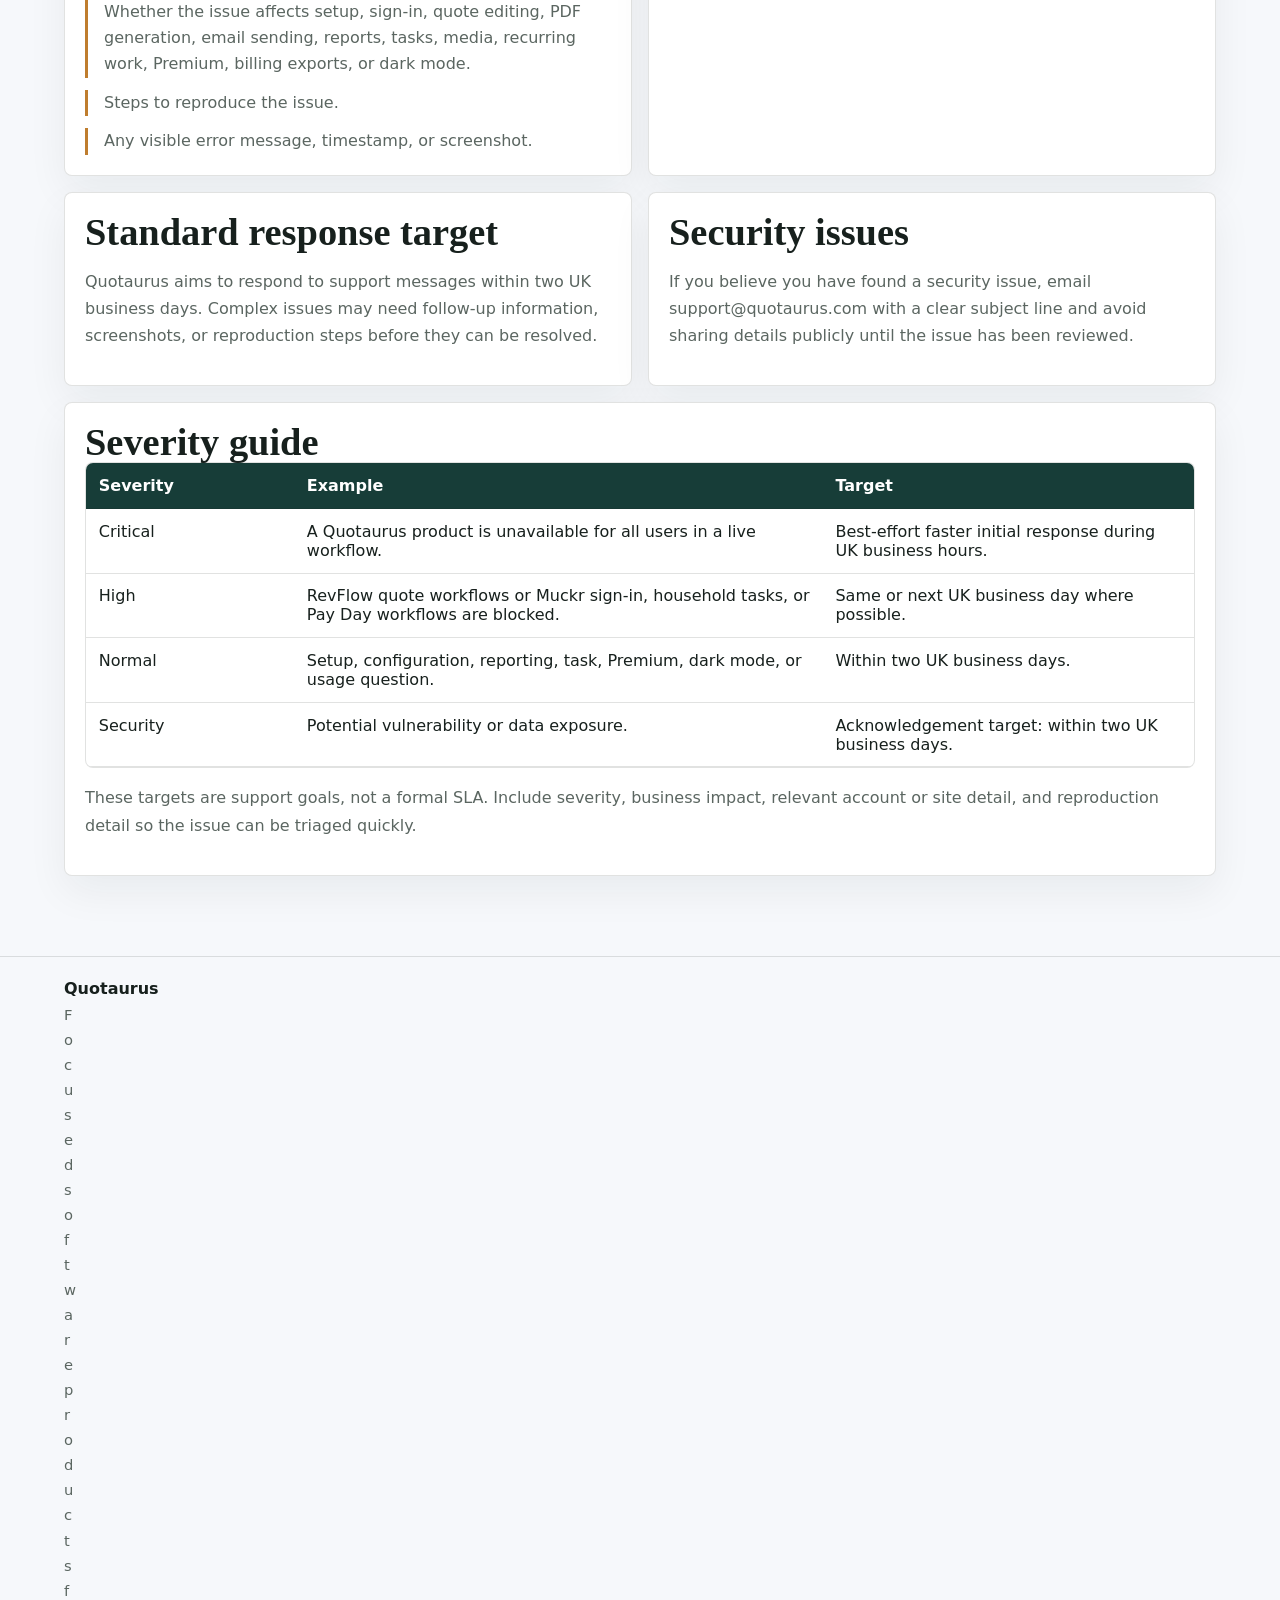
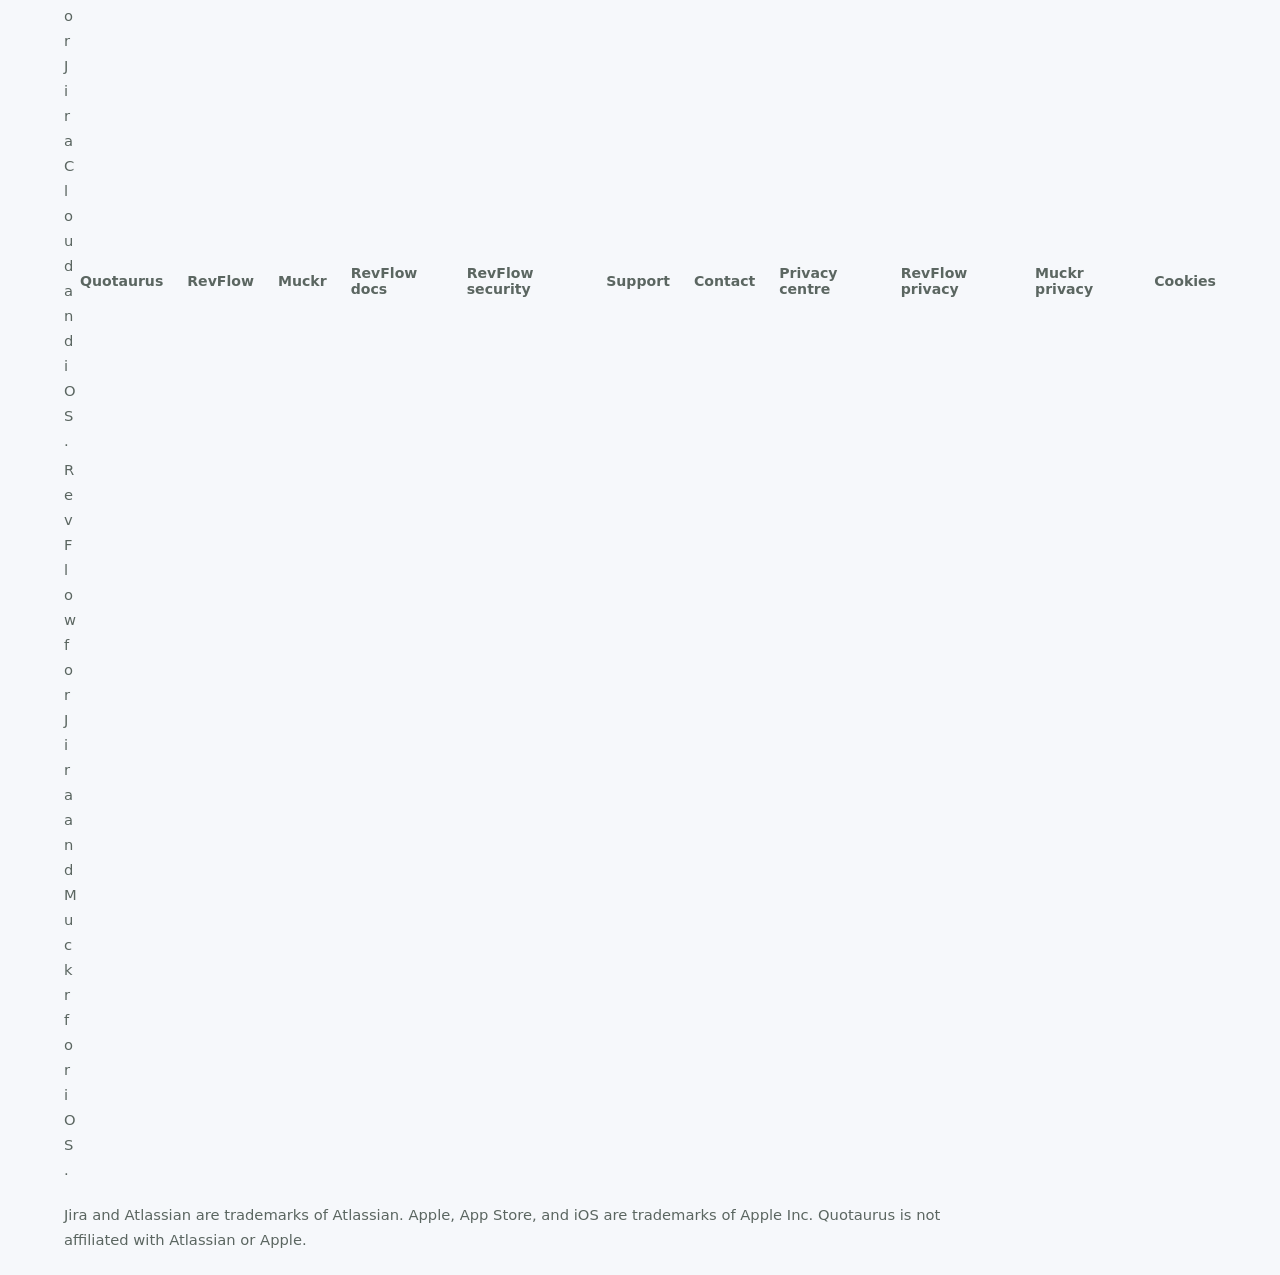
<file: support.html>
<!doctype html>
<html lang="en">
  <head>
    <meta charset="utf-8">
    <meta name="viewport" content="width=device-width, initial-scale=1">
    <meta
      name="description"
      content="Support for Quotaurus products, including RevFlow for Jira and Muckr for iOS."
    >
    <title>Support | Quotaurus</title>
    <link rel="icon" href="assets/quotaurus-logo.png" type="image/png">
    <link rel="stylesheet" href="styles.css">
    <script src="animations.js" defer></script>
  </head>
  <body>
    <header class="site-header" aria-label="Main navigation">
      <a class="brand" href="index.html" aria-label="Quotaurus home">
        <img class="brand-logo" src="assets/quotaurus-logo.png" alt="Quotaurus">
      </a>
      <nav class="nav-links" aria-label="Primary navigation">
        <div class="nav-cluster">
          <span class="nav-label">Products</span>
          <a href="revflow.html">RevFlow</a>
          <a href="muckr.html">Muckr</a>
        </div>
        <div class="nav-cluster">
          <span class="nav-label">Company</span>
          <a aria-current="page" href="support.html">Support</a>
          <a href="contact.html">Contact</a>
          <a href="privacy-policy.html">Privacy</a>
        </div>
        <a class="nav-cta" href="index.html#products">View products</a>
      </nav>
    </header>

    <main>
      <section class="page-hero" aria-labelledby="support-title">
        <p class="eyebrow">Support</p>
        <h1 id="support-title">Real help, from the people who built the product.</h1>
        <p>
          RevFlow setup, Muckr sign-in, app questions, bug reports, data
          requests, security reports — whatever you need, you will reach the
          team behind the product.
        </p>
      </section>

      <section class="content-grid" aria-label="Support information">
        <article class="support-card full">
          <h2>Contact support</h2>
          <p>
            Support is currently email-based and handled during UK business
            hours. For urgent production-impacting issues, put "Urgent" in the
            subject line and describe the business impact clearly.
          </p>
          <a class="button dark" href="mailto:support@quotaurus.com?subject=Quotaurus%20support">
            Email support
          </a>
        </article>

        <article class="support-card">
          <h2>RevFlow support</h2>
          <ul class="plain-list">
            <li>Marketplace installation and access questions.</li>
            <li>Setup wizard and configuration questions.</li>
            <li>Quote, PDF, report, recurring template, billing export, or email-provider workflow questions.</li>
            <li>Unexpected Jira app behaviour or defects.</li>
          </ul>
        </article>

        <article class="support-card">
          <h2>Muckr support</h2>
          <ul class="plain-list">
            <li>Email code sign-in or Sign in with Apple questions.</li>
            <li>Household creation, invite codes, member roles, and Pay Day setup.</li>
            <li>Task planning, media guides, ratings, rewards, or Premium questions.</li>
            <li>Account deletion, privacy, or household data questions.</li>
          </ul>
        </article>

        <article class="support-card">
          <h2>Include these details</h2>
          <ul class="plain-list">
            <li>App name and, if visible, app version.</li>
            <li>For RevFlow: your Atlassian site URL, such as <code>example.atlassian.net</code>.</li>
            <li>For Muckr: your device model, iOS version, and whether you signed in with email or Apple.</li>
            <li>The project, issue, quote reference, household, task, Pay Day screen, or settings screen where the problem happened.</li>
            <li>Whether the issue affects setup, sign-in, quote editing, PDF generation, email sending, reports, tasks, media, recurring work, Premium, billing exports, or dark mode.</li>
            <li>Steps to reproduce the issue.</li>
            <li>Any visible error message, timestamp, or screenshot.</li>
          </ul>
        </article>

        <article class="support-card">
          <h2>What support covers</h2>
          <ul class="plain-list">
            <li>RevFlow Marketplace installation and access questions.</li>
            <li>RevFlow setup wizard and configuration questions.</li>
            <li>Muckr household setup, task, reward, Pay Day, Premium, and account questions.</li>
            <li>Unexpected app behaviour or defects.</li>
            <li>Privacy, deletion, and data handling requests.</li>
          </ul>
        </article>

        <article class="support-card">
          <h2>Standard response target</h2>
          <p>
            Quotaurus aims to respond to support messages within two UK business
            days. Complex issues may need follow-up information, screenshots, or
            reproduction steps before they can be resolved.
          </p>
        </article>

        <article class="support-card">
          <h2>Security issues</h2>
          <p>
            If you believe you have found a security issue, email
            <a href="mailto:support@quotaurus.com?subject=Security%20issue%20for%20RevFlow">
              support@quotaurus.com
            </a>
            with a clear subject line and avoid sharing details publicly until
            the issue has been reviewed.
          </p>
        </article>

        <article class="support-card full">
          <h2>Severity guide</h2>
          <div class="table-wrap">
            <table class="comparison-table">
              <thead>
                <tr>
                  <th>Severity</th>
                  <th>Example</th>
                  <th>Target</th>
                </tr>
              </thead>
              <tbody>
                <tr>
                  <td>Critical</td>
                  <td>A Quotaurus product is unavailable for all users in a live workflow.</td>
                  <td>Best-effort faster initial response during UK business hours.</td>
                </tr>
                <tr>
                  <td>High</td>
                  <td>RevFlow quote workflows or Muckr sign-in, household tasks, or Pay Day workflows are blocked.</td>
                  <td>Same or next UK business day where possible.</td>
                </tr>
                <tr>
                  <td>Normal</td>
                  <td>Setup, configuration, reporting, task, Premium, dark mode, or usage question.</td>
                  <td>Within two UK business days.</td>
                </tr>
                <tr>
                  <td>Security</td>
                  <td>Potential vulnerability or data exposure.</td>
                  <td>Acknowledgement target: within two UK business days.</td>
                </tr>
              </tbody>
            </table>
          </div>
          <p>
            These targets are support goals, not a formal SLA. Include severity,
            business impact, relevant account or site detail, and reproduction detail so the
            issue can be triaged quickly.
          </p>
        </article>
      </section>
    </main>

    <footer class="site-footer">
      <div>
        <span class="footer-brand">Quotaurus</span>
        <p>Focused software products for Jira Cloud and iOS.</p>
        <p>RevFlow for Jira and Muckr for iOS.</p>
      </div>
      <nav aria-label="Footer navigation">
        <a href="index.html">Quotaurus</a>
        <a href="revflow.html">RevFlow</a>
        <a href="muckr.html">Muckr</a>
        <a href="docs.html">RevFlow docs</a>
        <a href="security.html">RevFlow security</a>
        <a href="support.html">Support</a>
        <a href="contact.html">Contact</a>
        <a href="privacy-policy.html">Privacy centre</a>
        <a href="revflow-privacy.html">RevFlow privacy</a>
        <a href="muckr-privacy.html">Muckr privacy</a>
        <a href="cookie-policy.html">Cookies</a>
      </nav>
      <p class="trademark-note">
        Jira and Atlassian are trademarks of Atlassian. Apple, App Store, and
        iOS are trademarks of Apple Inc. Quotaurus is not affiliated with
        Atlassian or Apple.
      </p>
    </footer>
  </body>
</html>
</file>
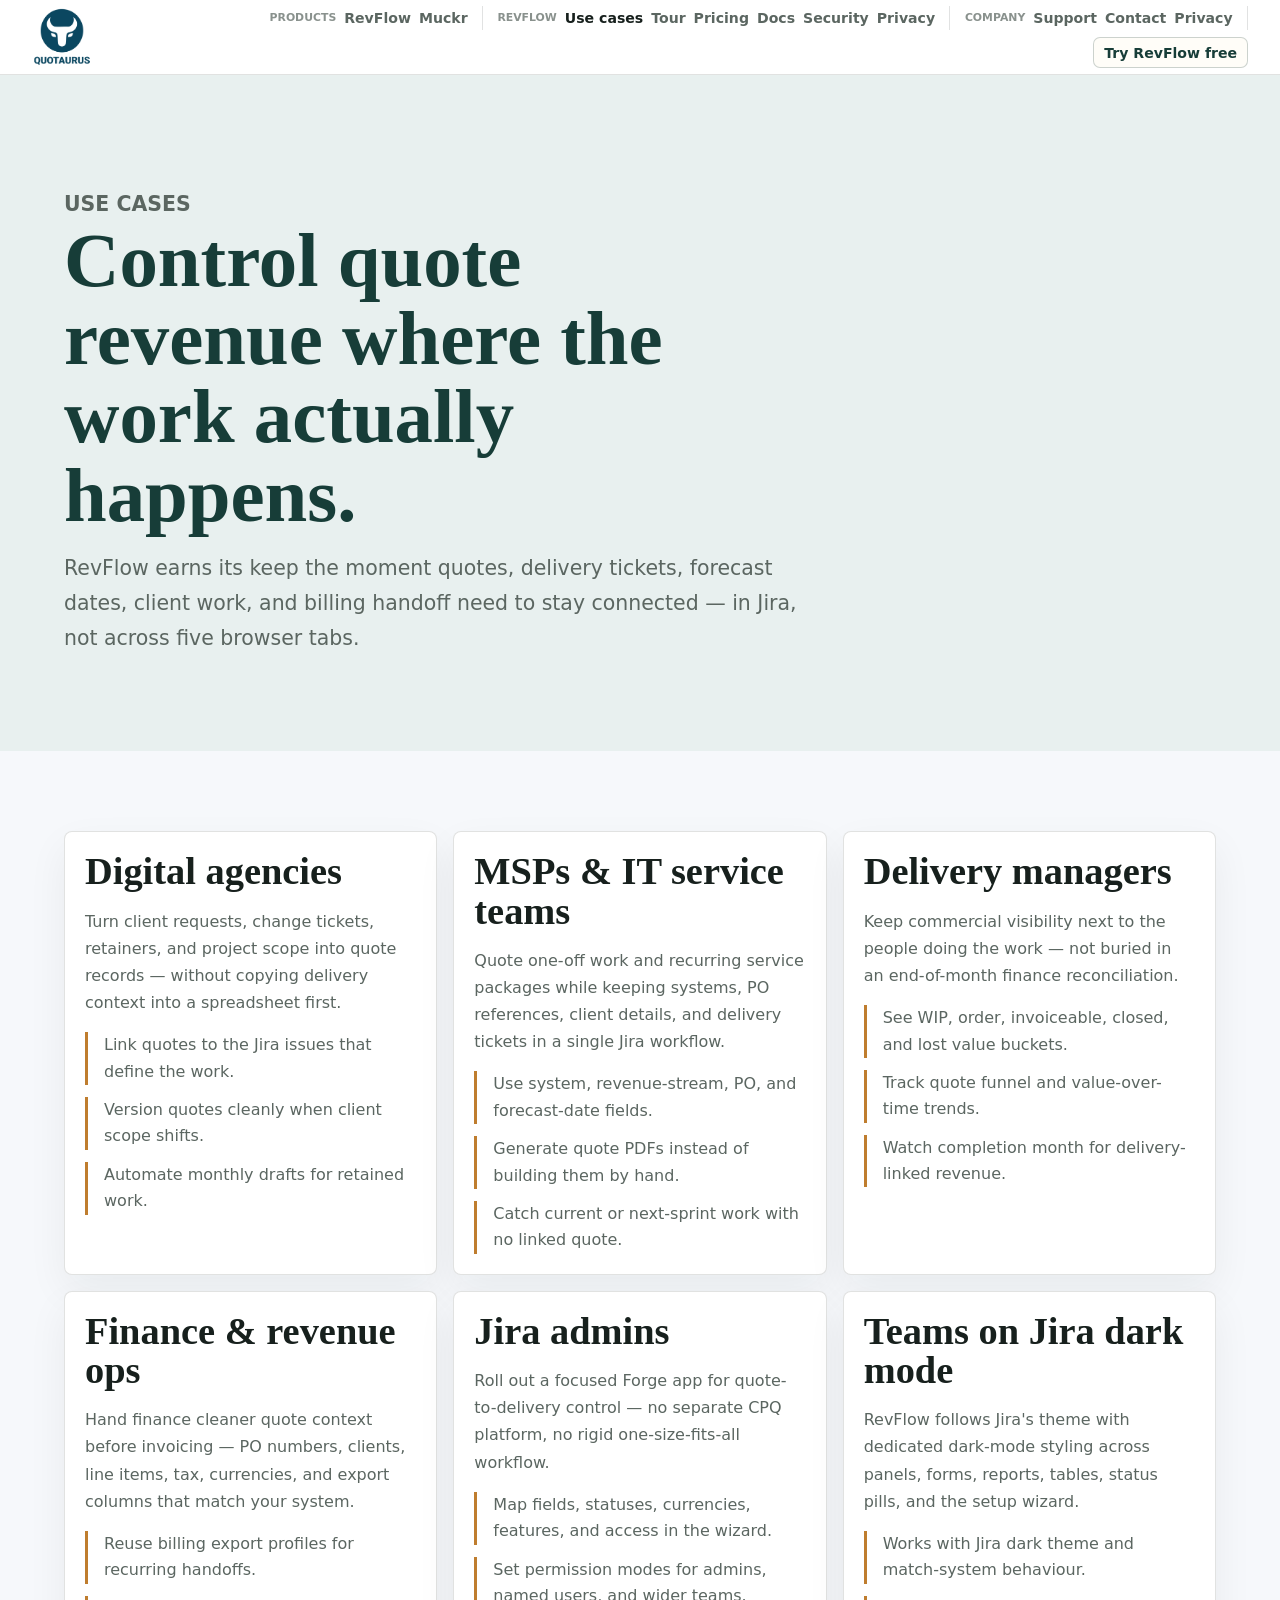
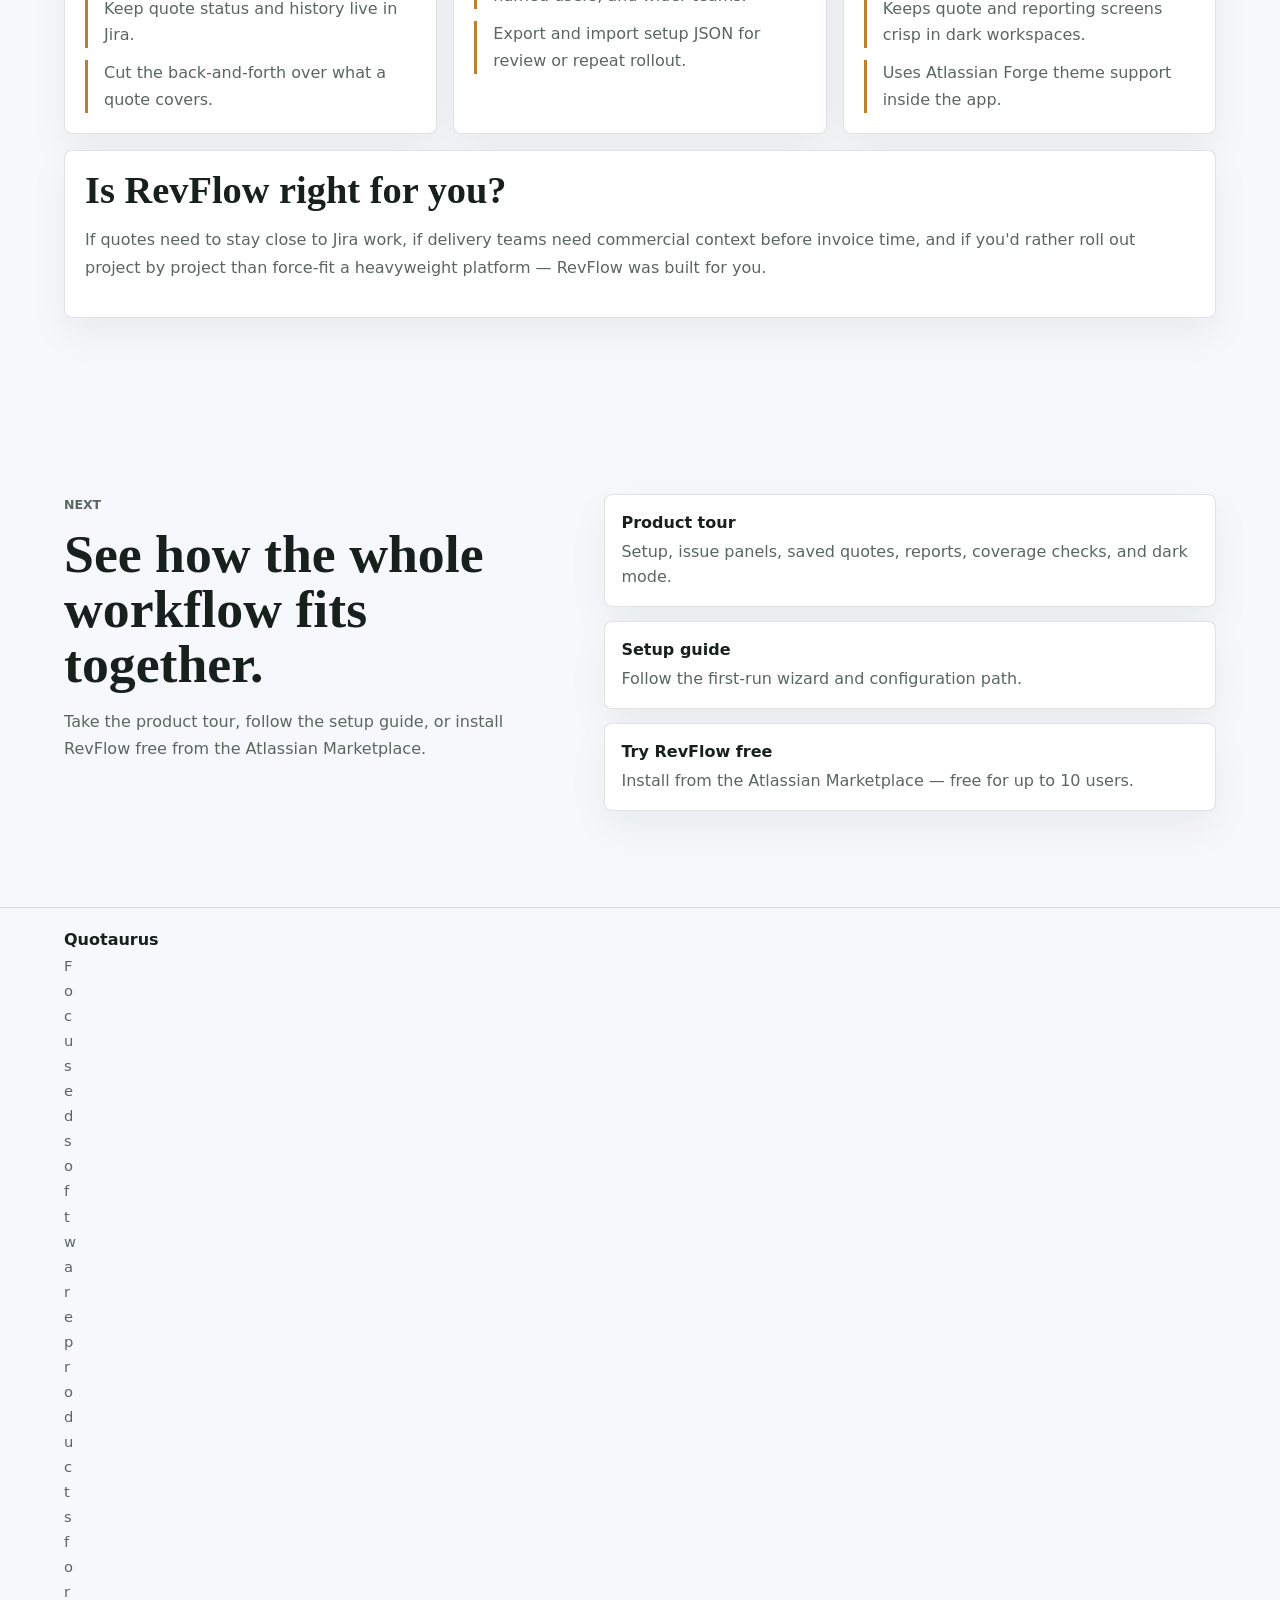
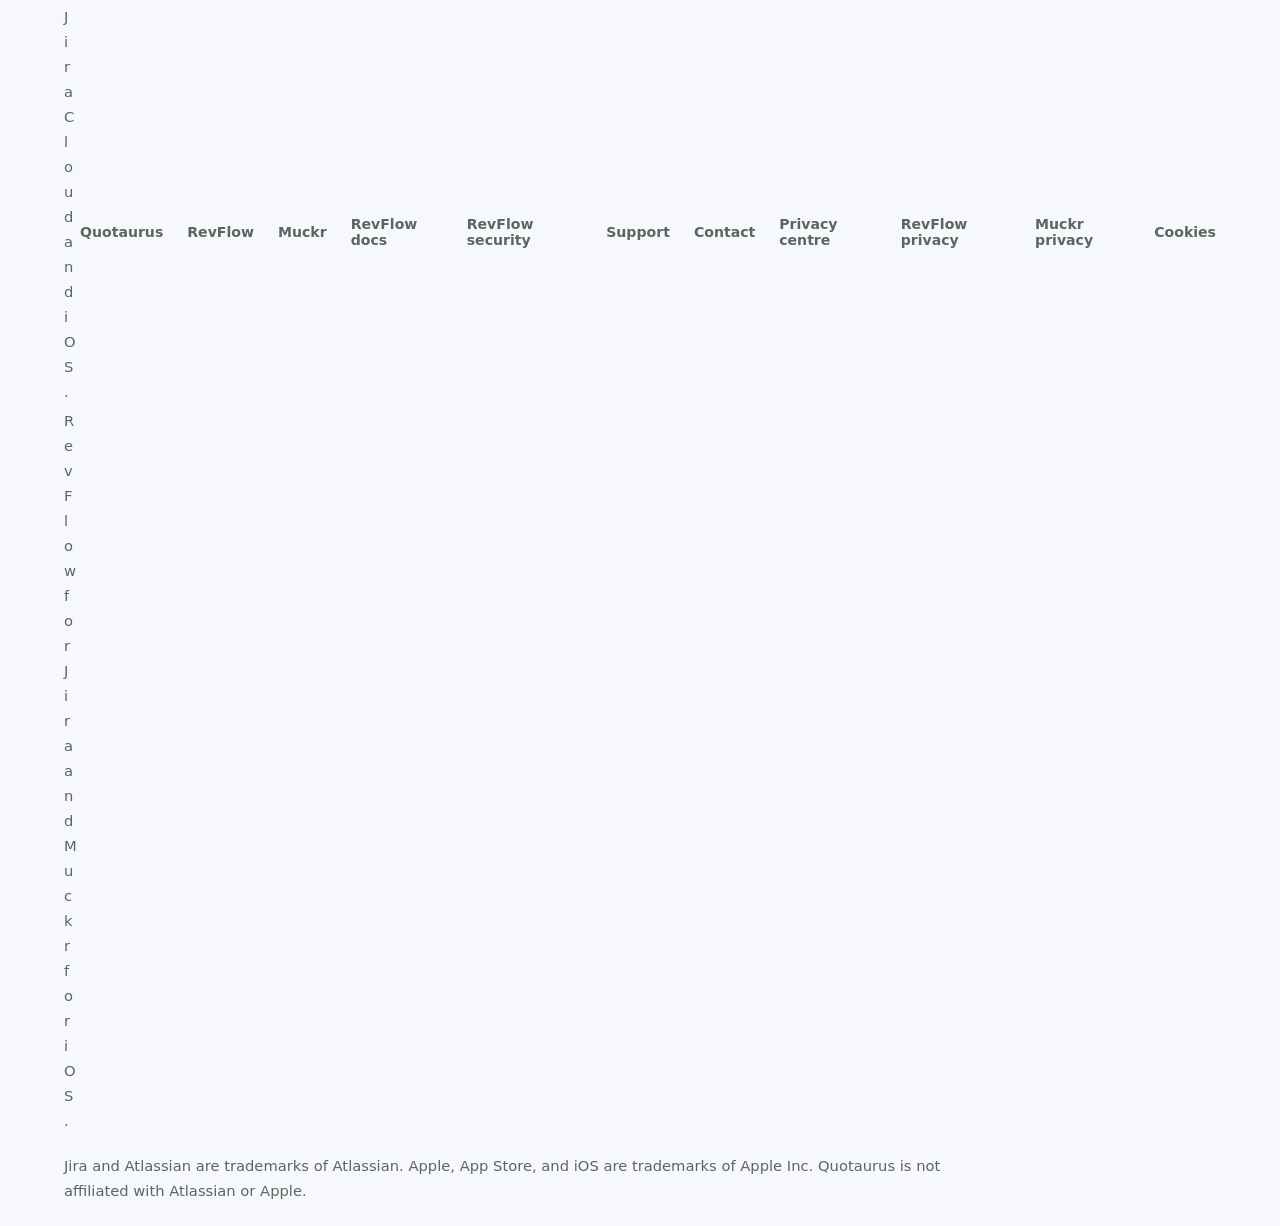
<file: use-cases.html>
<!doctype html>
<html lang="en">
  <head>
    <meta charset="utf-8">
    <meta name="viewport" content="width=device-width, initial-scale=1">
    <meta
      name="description"
      content="How teams use RevFlow by Quotaurus: quote-to-delivery revenue control in Jira Cloud for agencies, MSPs, IT service teams, delivery managers, finance and revenue ops, and Jira admins."
    >
    <title>Use Cases | RevFlow by Quotaurus</title>
    <link rel="icon" href="assets/quotaurus-logo.png" type="image/png">
    <link rel="stylesheet" href="styles.css">
    <script src="animations.js" defer></script>
  </head>
  <body>
    <header class="site-header" aria-label="Main navigation">
      <a class="brand" href="index.html" aria-label="Quotaurus home">
        <img class="brand-logo" src="assets/quotaurus-logo.png" alt="Quotaurus">
      </a>
      <nav class="nav-links" aria-label="Primary navigation">
        <div class="nav-cluster">
          <span class="nav-label">Products</span>
          <a href="revflow.html">RevFlow</a>
          <a href="muckr.html">Muckr</a>
        </div>
        <div class="nav-cluster">
          <span class="nav-label">RevFlow</span>
          <a aria-current="page" href="use-cases.html">Use cases</a>
          <a href="revflow.html#product-tour">Tour</a>
          <a href="pricing.html">Pricing</a>
          <a href="docs.html">Docs</a>
          <a href="security.html">Security</a>
          <a href="revflow-privacy.html">Privacy</a>
        </div>
        <div class="nav-cluster">
          <span class="nav-label">Company</span>
          <a href="support.html">Support</a>
          <a href="contact.html">Contact</a>
          <a href="privacy-policy.html">Privacy</a>
        </div>
        <a class="nav-cta" href="https://marketplace.atlassian.com/apps/2187659327/revflow-for-jira" target="_blank" rel="noopener">Try RevFlow free</a>
      </nav>
    </header>

    <main>
      <section class="page-hero" aria-labelledby="use-cases-title">
        <p class="eyebrow">Use cases</p>
        <h1 id="use-cases-title">Control quote revenue where the work actually happens.</h1>
        <p>
          RevFlow earns its keep the moment quotes, delivery tickets, forecast
          dates, client work, and billing handoff need to stay connected — in
          Jira, not across five browser tabs.
        </p>
      </section>

      <section class="content-grid three" aria-label="Use case details">
        <article class="support-card">
          <h2>Digital agencies</h2>
          <p>
            Turn client requests, change tickets, retainers, and project scope
            into quote records — without copying delivery context into a
            spreadsheet first.
          </p>
          <ul class="plain-list">
            <li>Link quotes to the Jira issues that define the work.</li>
            <li>Version quotes cleanly when client scope shifts.</li>
            <li>Automate monthly drafts for retained work.</li>
          </ul>
        </article>

        <article class="support-card">
          <h2>MSPs &amp; IT service teams</h2>
          <p>
            Quote one-off work and recurring service packages while keeping
            systems, PO references, client details, and delivery tickets in a
            single Jira workflow.
          </p>
          <ul class="plain-list">
            <li>Use system, revenue-stream, PO, and forecast-date fields.</li>
            <li>Generate quote PDFs instead of building them by hand.</li>
            <li>Catch current or next-sprint work with no linked quote.</li>
          </ul>
        </article>

        <article class="support-card">
          <h2>Delivery managers</h2>
          <p>
            Keep commercial visibility next to the people doing the work — not
            buried in an end-of-month finance reconciliation.
          </p>
          <ul class="plain-list">
            <li>See WIP, order, invoiceable, closed, and lost value buckets.</li>
            <li>Track quote funnel and value-over-time trends.</li>
            <li>Watch completion month for delivery-linked revenue.</li>
          </ul>
        </article>

        <article class="support-card">
          <h2>Finance &amp; revenue ops</h2>
          <p>
            Hand finance cleaner quote context before invoicing — PO numbers,
            clients, line items, tax, currencies, and export columns that match
            your system.
          </p>
          <ul class="plain-list">
            <li>Reuse billing export profiles for recurring handoffs.</li>
            <li>Keep quote status and history live in Jira.</li>
            <li>Cut the back-and-forth over what a quote covers.</li>
          </ul>
        </article>

        <article class="support-card">
          <h2>Jira admins</h2>
          <p>
            Roll out a focused Forge app for quote-to-delivery control — no
            separate CPQ platform, no rigid one-size-fits-all workflow.
          </p>
          <ul class="plain-list">
            <li>Map fields, statuses, currencies, features, and access in the wizard.</li>
            <li>Set permission modes for admins, named users, and wider teams.</li>
            <li>Export and import setup JSON for review or repeat rollout.</li>
          </ul>
        </article>

        <article class="support-card">
          <h2>Teams on Jira dark mode</h2>
          <p>
            RevFlow follows Jira's theme with dedicated dark-mode styling across
            panels, forms, reports, tables, status pills, and the setup wizard.
          </p>
          <ul class="plain-list">
            <li>Works with Jira dark theme and match-system behaviour.</li>
            <li>Keeps quote and reporting screens crisp in dark workspaces.</li>
            <li>Uses Atlassian Forge theme support inside the app.</li>
          </ul>
        </article>

        <article class="support-card full">
          <h2>Is RevFlow right for you?</h2>
          <p>
            If quotes need to stay close to Jira work, if delivery teams need
            commercial context before invoice time, and if you'd rather roll out
            project by project than force-fit a heavyweight platform — RevFlow
            was built for you.
          </p>
        </article>
      </section>

      <section class="marketplace-band final-cta" aria-labelledby="next-title">
        <div>
          <p class="section-kicker">Next</p>
          <h2 id="next-title">See how the whole workflow fits together.</h2>
          <p>
            Take the product tour, follow the setup guide, or install RevFlow
            free from the Atlassian Marketplace.
          </p>
        </div>
        <div class="link-cards">
          <a href="revflow.html#product-tour">
            <span>Product tour</span>
            Setup, issue panels, saved quotes, reports, coverage checks, and dark mode.
          </a>
          <a href="docs.html#setup-wizard">
            <span>Setup guide</span>
            Follow the first-run wizard and configuration path.
          </a>
          <a href="https://marketplace.atlassian.com/apps/2187659327/revflow-for-jira" target="_blank" rel="noopener">
            <span>Try RevFlow free</span>
            Install from the Atlassian Marketplace — free for up to 10 users.
          </a>
        </div>
      </section>
    </main>

    <footer class="site-footer">
      <div>
        <span class="footer-brand">Quotaurus</span>
        <p>Focused software products for Jira Cloud and iOS.</p>
        <p>RevFlow for Jira and Muckr for iOS.</p>
      </div>
      <nav aria-label="Footer navigation">
        <a href="index.html">Quotaurus</a>
        <a href="revflow.html">RevFlow</a>
        <a href="muckr.html">Muckr</a>
        <a href="docs.html">RevFlow docs</a>
        <a href="security.html">RevFlow security</a>
        <a href="support.html">Support</a>
        <a href="contact.html">Contact</a>
        <a href="privacy-policy.html">Privacy centre</a>
        <a href="revflow-privacy.html">RevFlow privacy</a>
        <a href="muckr-privacy.html">Muckr privacy</a>
        <a href="cookie-policy.html">Cookies</a>
      </nav>
      <p class="trademark-note">
        Jira and Atlassian are trademarks of Atlassian. Apple, App Store, and
        iOS are trademarks of Apple Inc. Quotaurus is not affiliated with
        Atlassian or Apple.
      </p>
    </footer>
  </body>
</html>
</file>
<file: styles.css>
:root {
  color-scheme: light;
  --ink: #17201d;
  --muted: #5b6661;
  --paper: #f6f8fb;
  --paper-strong: #ffffff;
  --mist: #e8f0ef;
  --line: rgba(23, 32, 29, 0.13);
  --forest: #173d38;
  --teal: #236c69;
  --blue: #315d92;
  --amber: #bf7d2e;
  --coral: #b95f52;
  --shadow: rgba(21, 34, 31, 0.16);
  font-family:
    Inter, ui-sans-serif, system-ui, -apple-system, BlinkMacSystemFont,
    "Segoe UI", sans-serif;
  font-size: 16px;
}

* {
  box-sizing: border-box;
}

html {
  scroll-behavior: smooth;
}

@keyframes hero-rise {
  from {
    opacity: 0;
    transform: translateY(1rem);
  }
  to {
    opacity: 1;
    transform: translateY(0);
  }
}

@keyframes hero-card-in {
  from {
    opacity: 0;
    transform: translateY(1.4rem) rotateX(4deg) rotateZ(-1deg);
  }
  to {
    opacity: 1;
    transform: translateY(0) rotateX(0) rotateZ(0);
  }
}

@keyframes hero-float {
  from {
    transform: translateY(0) rotateZ(0);
  }
  to {
    transform: translateY(-0.7rem) rotateZ(0.35deg);
  }
}

@keyframes trust-in {
  from {
    opacity: 0;
    transform: translateY(0.65rem);
  }
  to {
    opacity: 1;
    transform: translateY(0);
  }
}

body {
  margin: 0;
  color: var(--ink);
  background: var(--paper);
}

a {
  color: inherit;
  text-decoration: none;
}

code {
  border: 1px solid var(--line);
  border-radius: 5px;
  padding: 0.08rem 0.32rem;
  background: rgba(255, 253, 246, 0.75);
  font-size: 0.92em;
}

img {
  display: block;
  max-width: 100%;
}

.site-header {
  position: sticky;
  z-index: 10;
  top: 0;
  display: flex;
  align-items: center;
  justify-content: space-between;
  gap: 0.75rem;
  border-bottom: 1px solid var(--line);
  padding: 0.35rem clamp(1rem, 3vw, 2rem);
  background: rgba(255, 255, 255, 0.92);
  backdrop-filter: blur(14px);
}

.brand {
  display: inline-flex;
  align-items: center;
}

.brand-logo {
  width: auto;
  height: 3.75rem;
}

.nav-links,
.site-footer nav {
  display: flex;
  align-items: center;
  gap: clamp(0.75rem, 2.5vw, 1.5rem);
  color: var(--muted);
  font-size: 0.88rem;
  font-weight: 760;
}

.nav-links {
  justify-content: flex-end;
  flex-wrap: wrap;
  gap: 0.45rem clamp(0.55rem, 1.6vw, 0.9rem);
}

.nav-cluster {
  display: inline-flex;
  align-items: center;
  gap: 0.5rem;
  border-right: 1px solid var(--line);
  padding-right: clamp(0.55rem, 1.6vw, 0.9rem);
}

.nav-label {
  color: rgba(91, 102, 97, 0.72);
  font-size: 0.68rem;
  font-weight: 860;
  letter-spacing: 0;
  text-transform: uppercase;
}

.nav-links a {
  padding-block: 0.25rem;
  transition: color 180ms ease, transform 180ms ease;
}

.nav-links .nav-cta {
  border: 1px solid rgba(23, 61, 56, 0.22);
  border-radius: 7px;
  padding: 0.42rem 0.62rem;
  color: var(--forest);
  background: rgba(255, 253, 246, 0.72);
}

.nav-links a:hover,
.nav-links a:focus-visible,
.nav-links a[aria-current="page"] {
  color: var(--ink);
}

.nav-links a:hover,
.nav-links a:focus-visible {
  transform: translateY(-1px);
}

.product-hero {
  min-height: 72svh;
  display: grid;
  grid-template-columns: minmax(0, 0.95fr) minmax(20rem, 0.9fr);
  align-items: center;
  gap: clamp(2rem, 6vw, 5rem);
  padding: clamp(2.75rem, 7vw, 5rem) clamp(1rem, 5vw, 5rem)
    clamp(2.25rem, 6vw, 4rem);
  background:
    linear-gradient(120deg, rgba(23, 61, 56, 0.96), rgba(49, 93, 146, 0.72)),
    var(--forest);
  color: var(--paper-strong);
  overflow: hidden;
}

.hero-copy {
  max-width: 44rem;
}

.eyebrow,
.section-kicker {
  margin: 0 0 0.75rem;
  color: var(--amber);
  font-size: 0.78rem;
  font-weight: 860;
  letter-spacing: 0;
  text-transform: uppercase;
}

.product-hero .eyebrow {
  color: #f1b96f;
}

h1,
h2,
h3,
p {
  overflow-wrap: anywhere;
}

h1,
h2,
h3 {
  margin: 0;
  letter-spacing: 0;
}

h1,
h2 {
  font-family: Georgia, "Times New Roman", serif;
  font-weight: 760;
  line-height: 1.02;
}

h1 {
  max-width: 11em;
  font-size: clamp(3rem, 5.8vw, 5.5rem);
}

h2 {
  font-size: clamp(2rem, 4.2vw, 4.25rem);
}

h3 {
  font-size: clamp(1.25rem, 2vw, 1.55rem);
  line-height: 1.18;
}

.hero-text {
  max-width: 39rem;
  margin: 1.25rem 0 0;
  color: rgba(255, 253, 246, 0.86);
  font-size: clamp(1.08rem, 1.8vw, 1.35rem);
  line-height: 1.58;
}

.hero-actions {
  display: flex;
  flex-wrap: wrap;
  gap: 0.85rem;
  margin-top: 2rem;
}

.button {
  min-height: 3rem;
  display: inline-flex;
  align-items: center;
  justify-content: center;
  border-radius: 7px;
  border: 1px solid transparent;
  padding: 0.85rem 1.1rem;
  font: inherit;
  font-weight: 830;
  transition:
    background-color 180ms ease,
    border-color 180ms ease,
    box-shadow 180ms ease,
    color 180ms ease,
    transform 180ms ease;
}

.button.primary {
  color: var(--forest);
  background: var(--paper-strong);
}

.button.secondary {
  color: var(--paper-strong);
  border-color: rgba(255, 253, 246, 0.42);
  background: rgba(255, 253, 246, 0.08);
}

.button-note,
.small-note {
  color: rgba(255, 253, 246, 0.78);
  font-size: 0.92rem;
  line-height: 1.55;
}

.button-note {
  margin: 0.85rem 0 0;
}

.button.dark {
  color: var(--paper-strong);
  background: var(--forest);
}

.button:hover,
.button:focus-visible {
  transform: translateY(-1px);
  box-shadow: 0 0.8rem 2rem rgba(0, 0, 0, 0.15);
}

.hero-visual {
  padding: clamp(0.5rem, 2vw, 1rem);
}

.hero-visual img {
  width: min(38rem, 100%);
  border-radius: 14px;
  box-shadow: 0 2rem 5rem rgba(4, 12, 10, 0.34);
  transform-origin: 50% 60%;
}

.intro-band,
.feature-grid,
.product-tour,
.visual-band,
.use-case-band,
.output-band,
.comparison-band,
.roi-band,
.trust-band,
.faq-section,
.workflow-band,
.marketplace-band,
.page-hero,
.content-grid,
.policy-layout,
.site-footer {
  padding-inline: clamp(1rem, 5vw, 5rem);
}

.intro-band {
  display: grid;
  grid-template-columns: minmax(0, 0.9fr) minmax(16rem, 0.8fr);
  gap: clamp(1.25rem, 4vw, 4rem);
  align-items: end;
  padding-block: clamp(3rem, 8vw, 6rem);
  border-bottom: 1px solid var(--line);
}

.trust-strip {
  display: grid;
  grid-template-columns: repeat(4, minmax(0, 1fr));
  gap: 1px;
  border-bottom: 1px solid var(--line);
  background: var(--line);
}

.trust-strip span {
  min-height: 5.4rem;
  display: flex;
  align-items: center;
  justify-content: center;
  padding: 1rem;
  color: var(--forest);
  background: var(--paper-strong);
  font-weight: 820;
  line-height: 1.35;
  text-align: center;
  transition:
    background-color 180ms ease,
    color 180ms ease,
    transform 180ms ease;
}

.intro-band p:last-child,
.marketplace-band p,
.roi-band p,
.page-hero p,
.policy-layout p,
.policy-layout li,
.feature-card p,
.tour-shot p,
.visual-card p,
.use-case-grid p,
.faq-grid p,
.contact-card p,
.support-card p,
.site-footer p {
  color: var(--muted);
  line-height: 1.7;
}

.intro-band p:last-child {
  margin: 0;
  font-size: clamp(1rem, 1.7vw, 1.2rem);
}

.section-heading {
  max-width: 46rem;
  margin-bottom: 1.5rem;
}

.feature-grid {
  display: grid;
  grid-template-columns: repeat(3, minmax(0, 1fr));
  gap: 1rem;
  padding-block: clamp(3rem, 8vw, 6rem);
}

.feature-grid .section-heading {
  grid-column: 1 / -1;
}

.feature-card,
.contact-card,
.support-card,
.policy-card,
.link-cards a {
  border: 1px solid var(--line);
  border-radius: 8px;
  background: var(--paper-strong);
  box-shadow: 0 1rem 2.5rem rgba(24, 34, 30, 0.06);
  transition:
    border-color 180ms ease,
    box-shadow 180ms ease,
    transform 180ms ease;
}

.feature-card {
  min-height: 16rem;
  padding: 1.3rem;
}

.feature-number {
  display: inline-flex;
  margin-bottom: 2rem;
  border-top: 2px solid var(--coral);
  padding-top: 0.45rem;
  color: var(--teal);
  font-weight: 860;
}

.workflow-band {
  padding-block: clamp(3rem, 8vw, 6rem);
  color: var(--paper-strong);
  background: var(--forest);
}

.product-tour,
.visual-band,
.use-case-band,
.output-band,
.comparison-band,
.trust-band,
.faq-section {
  padding-block: clamp(3rem, 8vw, 6rem);
  border-bottom: 1px solid var(--line);
}

.product-tour {
  background: var(--paper-strong);
}

.tour-grid,
.visual-grid,
.use-case-grid,
.faq-grid {
  display: grid;
  grid-template-columns: repeat(3, minmax(0, 1fr));
  gap: 1rem;
}

.tour-shot,
.visual-card,
.use-case-grid article,
.faq-grid article {
  border: 1px solid var(--line);
  border-radius: 8px;
  padding: 1.2rem;
  background: var(--paper-strong);
  transition:
    border-color 180ms ease,
    box-shadow 180ms ease,
    transform 180ms ease;
}

.visual-band {
  background: #f4f7f6;
}

.visual-card {
  display: grid;
  gap: 1rem;
  align-content: start;
  padding: 1rem;
  box-shadow: 0 1rem 2.5rem rgba(24, 34, 30, 0.06);
}

.visual-card img {
  width: 100%;
  aspect-ratio: 46 / 31;
  object-fit: cover;
  border: 1px solid var(--line);
  border-radius: 7px;
  background: var(--paper-strong);
  transition: transform 260ms ease;
}

.tour-shot {
  min-height: 13rem;
  background:
    linear-gradient(180deg, rgba(49, 93, 146, 0.08), transparent 58%),
    var(--paper-strong);
}

.tour-shot span,
.mail-label {
  display: inline-flex;
  margin-bottom: 1rem;
  border-radius: 999px;
  padding: 0.3rem 0.55rem;
  color: var(--blue);
  background: rgba(49, 93, 146, 0.1);
  font-size: 0.78rem;
  font-weight: 860;
}

.text-link {
  display: inline-flex;
  margin-top: 1.25rem;
  color: var(--blue);
  font-weight: 840;
}

.output-band {
  background: var(--mist);
}

.output-grid {
  display: grid;
  grid-template-columns: minmax(0, 1.1fr) minmax(18rem, 0.75fr);
  gap: 1rem;
  align-items: stretch;
}

.sample-pdf,
.sample-email {
  border: 1px solid var(--line);
  border-radius: 8px;
  padding: 1.25rem;
  background: var(--paper-strong);
  box-shadow: 0 1rem 2.5rem rgba(24, 34, 30, 0.06);
  transition:
    border-color 180ms ease,
    box-shadow 180ms ease,
    transform 180ms ease;
}

.sample-pdf-header {
  display: flex;
  align-items: center;
  justify-content: space-between;
  gap: 1rem;
  color: var(--forest);
  font-size: 1.6rem;
  font-weight: 900;
}

.sample-pdf-header img {
  width: auto;
  height: 3.4rem;
}

.sample-pdf dl {
  display: grid;
  grid-template-columns: repeat(2, minmax(0, 1fr));
  gap: 0.65rem;
  margin: 1.25rem 0;
}

.sample-pdf dl div {
  border-left: 3px solid var(--amber);
  padding-left: 0.7rem;
}

.sample-pdf dt {
  color: var(--muted);
  font-size: 0.78rem;
  font-weight: 800;
}

.sample-pdf dd {
  margin: 0.2rem 0 0;
  font-weight: 820;
}

.sample-pdf table,
.comparison-table {
  width: 100%;
  border-collapse: collapse;
}

.sample-pdf th,
.sample-pdf td,
.comparison-table th,
.comparison-table td {
  border-bottom: 1px solid var(--line);
  padding: 0.8rem;
  text-align: left;
  vertical-align: top;
}

.sample-pdf th,
.comparison-table th {
  color: var(--paper-strong);
  background: var(--forest);
}

.sample-pdf th:not(:first-child),
.sample-pdf td:not(:first-child) {
  text-align: right;
}

.sample-pdf p {
  display: flex;
  justify-content: flex-end;
  gap: 1rem;
  margin: 0.65rem 0 0;
}

.sample-pdf p span {
  min-width: 7rem;
  color: var(--muted);
  text-align: right;
}

.sample-total {
  color: var(--forest);
  font-size: 1.15rem;
}

.sample-email .small-note {
  margin-top: 1rem;
  color: var(--muted);
}

.table-wrap {
  overflow-x: auto;
  border: 1px solid var(--line);
  border-radius: 8px;
  background: var(--paper-strong);
}

.comparison-table th,
.comparison-table td {
  min-width: 13rem;
}

.roi-band {
  display: grid;
  grid-template-columns: minmax(0, 0.8fr) minmax(18rem, 1fr);
  gap: clamp(1.25rem, 4vw, 4rem);
  align-items: center;
  padding-block: clamp(3rem, 8vw, 6rem);
  color: var(--paper-strong);
  background:
    linear-gradient(120deg, rgba(49, 93, 146, 0.94), rgba(23, 61, 56, 0.9)),
    var(--blue);
}

.roi-band .section-kicker {
  color: #f1b96f;
}

.roi-band p {
  color: rgba(255, 253, 246, 0.84);
  margin: 0;
  font-size: clamp(1rem, 1.7vw, 1.2rem);
}

.faq-grid {
  grid-template-columns: repeat(2, minmax(0, 1fr));
}

.workflow-band .section-kicker {
  color: #f1b96f;
}

.workflow-list {
  display: grid;
  grid-template-columns: repeat(3, minmax(0, 1fr));
  gap: 0.8rem;
  margin: 0;
  padding: 0;
  list-style: none;
}

.workflow-list li {
  min-height: 9rem;
  border: 1px solid rgba(255, 253, 246, 0.18);
  border-radius: 8px;
  padding: 1rem;
  color: rgba(255, 253, 246, 0.78);
  background: rgba(255, 253, 246, 0.06);
  line-height: 1.6;
}

.workflow-list span {
  display: block;
  margin-bottom: 0.65rem;
  color: var(--paper-strong);
  font-size: 1.15rem;
  font-weight: 840;
}

.marketplace-band {
  display: grid;
  grid-template-columns: minmax(0, 0.8fr) minmax(18rem, 1fr);
  gap: clamp(1.25rem, 4vw, 4rem);
  padding-block: clamp(3rem, 8vw, 6rem);
}

.link-cards {
  display: grid;
  gap: 0.85rem;
}

.link-cards a {
  display: block;
  padding: 1rem;
  color: var(--muted);
  line-height: 1.55;
}

.link-cards span {
  display: block;
  margin-bottom: 0.3rem;
  color: var(--ink);
  font-weight: 840;
}

.page-hero {
  padding-block: clamp(3.5rem, 8vw, 6rem);
  background: var(--mist);
}

.page-hero h1 {
  max-width: 16ch;
  color: var(--forest);
  font-size: clamp(2.7rem, 6vw, 5.6rem);
}

.page-hero p {
  max-width: 48rem;
  margin: 1rem 0 0;
  font-size: clamp(1.08rem, 1.8vw, 1.28rem);
}

.content-grid {
  display: grid;
  grid-template-columns: repeat(2, minmax(0, 1fr));
  gap: 1rem;
  padding-block: clamp(2.5rem, 7vw, 5rem);
}

.contact-card,
.support-card,
.policy-card {
  padding: 1.25rem;
}

.content-grid.three {
  grid-template-columns: repeat(3, minmax(0, 1fr));
}

.content-grid .wide {
  grid-column: span 2;
}

.contact-card.full,
.support-card.full,
.policy-card.full {
  grid-column: 1 / -1;
}

.contact-card h2,
.support-card h2,
.policy-card h2 {
  font-size: clamp(1.65rem, 3vw, 2.5rem);
}

.contact-list,
.plain-list,
.step-list {
  display: grid;
  gap: 0.75rem;
  margin: 1rem 0 0;
  padding: 0;
}

.plain-list {
  list-style: none;
}

.step-list {
  padding-left: 1.4rem;
}

.contact-list a {
  display: inline-flex;
  width: fit-content;
  color: var(--blue);
  font-weight: 800;
}

.plain-list li,
.step-list li {
  padding-left: 1rem;
  border-left: 3px solid var(--amber);
  color: var(--muted);
  line-height: 1.65;
}

.policy-layout {
  max-width: 58rem;
  padding-block: clamp(2.5rem, 7vw, 5rem);
}

.policy-layout h2 {
  margin-top: 2.2rem;
  font-size: clamp(1.55rem, 3vw, 2.35rem);
}

.policy-layout h2:first-child {
  margin-top: 0;
}

.policy-layout a {
  color: var(--blue);
  font-weight: 760;
}

.doc-nav {
  display: flex;
  flex-wrap: wrap;
  gap: 0.6rem;
  margin-top: 1.25rem;
}

.doc-nav a {
  border: 1px solid var(--line);
  border-radius: 7px;
  padding: 0.45rem 0.65rem;
  color: var(--forest);
  background: var(--paper-strong);
  font-weight: 760;
}

.docs-hero h1 {
  max-width: 18ch;
}

.wiki-shell {
  display: grid;
  grid-template-columns: minmax(13rem, 0.26fr) minmax(0, 1fr);
  gap: clamp(1.25rem, 4vw, 3rem);
  padding: clamp(2rem, 5vw, 4rem) clamp(1rem, 5vw, 5rem)
    clamp(3rem, 7vw, 5rem);
}

.wiki-sidebar {
  align-self: start;
  position: sticky;
  top: 6rem;
}

.wiki-sidebar-panel {
  border: 1px solid var(--line);
  border-radius: 8px;
  padding: 1rem;
  background: var(--paper-strong);
  box-shadow: 0 1rem 2.5rem rgba(24, 34, 30, 0.06);
}

.wiki-label {
  display: block;
  margin-bottom: 0.75rem;
  color: var(--forest);
  font-size: 0.78rem;
  font-weight: 860;
  text-transform: uppercase;
}

.wiki-nav {
  display: grid;
  gap: 0.25rem;
}

.wiki-nav a {
  border-radius: 6px;
  padding: 0.48rem 0.55rem;
  color: var(--muted);
  font-weight: 760;
  line-height: 1.35;
  transition:
    background-color 180ms ease,
    color 180ms ease,
    transform 180ms ease;
}

.wiki-nav a:hover,
.wiki-nav a:focus-visible {
  color: var(--forest);
  background: rgba(35, 108, 105, 0.09);
  transform: translateX(0.18rem);
}

.wiki-content {
  display: grid;
  gap: clamp(1.2rem, 3vw, 2rem);
  min-width: 0;
}

.wiki-section {
  scroll-margin-top: 7rem;
  border: 1px solid var(--line);
  border-radius: 8px;
  padding: clamp(1.2rem, 3vw, 2rem);
  background: var(--paper-strong);
  box-shadow: 0 1rem 2.5rem rgba(24, 34, 30, 0.06);
}

.wiki-section h2 {
  max-width: 18ch;
  font-size: clamp(1.8rem, 3.7vw, 3.4rem);
}

.wiki-section h3 {
  color: var(--forest);
}

.wiki-section p,
.wiki-section li,
.wiki-section dd {
  color: var(--muted);
  line-height: 1.7;
}

.wiki-card-grid {
  display: grid;
  grid-template-columns: repeat(3, minmax(0, 1fr));
  gap: 0.85rem;
  margin-top: 1.25rem;
}

.wiki-card,
.wiki-article,
.wiki-glossary div {
  border: 1px solid var(--line);
  border-radius: 8px;
  background: #fbfcfd;
}

.wiki-card {
  display: block;
  padding: 1rem;
  color: var(--muted);
  line-height: 1.55;
  transition:
    border-color 180ms ease,
    box-shadow 180ms ease,
    transform 180ms ease;
}

.wiki-card span {
  display: block;
  margin-bottom: 0.35rem;
  color: var(--ink);
  font-weight: 860;
}

.wiki-card:hover,
.wiki-card:focus-visible {
  border-color: rgba(35, 108, 105, 0.32);
  box-shadow: 0 1rem 2.25rem rgba(24, 34, 30, 0.1);
  transform: translateY(-0.2rem);
}

.wiki-article {
  scroll-margin-top: 7rem;
  margin-top: 1rem;
  padding: 1rem;
}

.anchor-target {
  display: block;
  scroll-margin-top: 7rem;
}

.wiki-article:first-of-type {
  margin-top: 1.25rem;
}

.wiki-article p:last-child,
.wiki-article .step-list:last-child,
.wiki-article .plain-list:last-child {
  margin-bottom: 0;
}

.wiki-table-wrap {
  overflow-x: auto;
  margin-top: 1rem;
  border: 1px solid var(--line);
  border-radius: 8px;
}

.wiki-table {
  width: 100%;
  border-collapse: collapse;
}

.wiki-table th,
.wiki-table td {
  min-width: 13rem;
  border-bottom: 1px solid var(--line);
  padding: 0.85rem;
  text-align: left;
  vertical-align: top;
}

.wiki-table th {
  color: var(--paper-strong);
  background: var(--forest);
}

.wiki-table tr:last-child td {
  border-bottom: 0;
}

.wiki-glossary {
  display: grid;
  grid-template-columns: repeat(2, minmax(0, 1fr));
  gap: 0.85rem;
  margin: 1.25rem 0 0;
}

.wiki-glossary div {
  padding: 1rem;
}

.wiki-glossary dt {
  margin-bottom: 0.35rem;
  color: var(--forest);
  font-weight: 860;
}

.wiki-glossary dd {
  margin: 0;
}

.site-footer {
  display: grid;
  grid-template-columns: minmax(0, 1fr) auto;
  gap: 1rem;
  border-top: 1px solid var(--line);
  padding-block: 1.4rem;
}

.footer-brand {
  display: block;
  color: var(--ink);
  font-weight: 860;
}

.site-footer p {
  margin: 0.25rem 0 0;
  font-size: 0.92rem;
}

.trademark-note {
  grid-column: 1 / -1;
  max-width: 58rem;
}

@media (prefers-reduced-motion: no-preference) {
  .product-hero .eyebrow,
  .product-hero h1,
  .hero-text,
  .hero-actions,
  .button-note {
    animation: hero-rise 700ms cubic-bezier(0.16, 1, 0.3, 1) both;
  }

  .product-hero h1 {
    animation-delay: 80ms;
  }

  .hero-text {
    animation-delay: 160ms;
  }

  .hero-actions {
    animation-delay: 240ms;
  }

  .button-note {
    animation-delay: 320ms;
  }

  .hero-visual img {
    animation:
      hero-card-in 850ms cubic-bezier(0.16, 1, 0.3, 1) 180ms both,
      hero-float 7s ease-in-out 1.2s infinite alternate;
  }

  .trust-strip span {
    animation: trust-in 520ms ease both;
  }

  .trust-strip span:nth-child(1) {
    animation-delay: 80ms;
  }

  .trust-strip span:nth-child(2) {
    animation-delay: 150ms;
  }

  .trust-strip span:nth-child(3) {
    animation-delay: 220ms;
  }

  .trust-strip span:nth-child(4) {
    animation-delay: 290ms;
  }

  .feature-card:hover,
  .feature-card:focus-within,
  .product-item:hover,
  .product-item:focus-within,
  .tour-shot:hover,
  .tour-shot:focus-within,
  .visual-card:hover,
  .visual-card:focus-within,
  .use-case-grid article:hover,
  .faq-grid article:hover,
  .contact-card:hover,
  .support-card:hover,
  .sample-pdf:hover,
  .sample-email:hover,
  .link-cards a:hover,
  .link-cards a:focus-visible {
    border-color: rgba(35, 108, 105, 0.32);
    box-shadow: 0 1.35rem 3rem rgba(24, 34, 30, 0.11);
    transform: translateY(-0.25rem);
  }

  .visual-card:hover img,
  .visual-card:focus-within img {
    transform: scale(1.025);
  }

  .motion-ready .intro-band,
  .motion-ready .section-heading,
  .motion-ready .product-item,
  .motion-ready .feature-card,
  .motion-ready .tour-shot,
  .motion-ready .visual-card,
  .motion-ready .use-case-grid article,
  .motion-ready .sample-pdf,
  .motion-ready .sample-email,
  .motion-ready .comparison-band .table-wrap,
  .motion-ready .roi-band > *,
  .motion-ready .trust-band .link-cards a,
  .motion-ready .faq-grid article,
  .motion-ready .marketplace-band > *,
  .motion-ready .content-grid > article,
  .motion-ready .policy-layout > *,
  .motion-ready .wiki-sidebar-panel,
  .motion-ready .wiki-section,
  .motion-ready .wiki-card,
  .motion-ready .wiki-article,
  .motion-ready .wiki-glossary div,
  .motion-ready .doc-nav a {
    opacity: 0;
    transform: translateY(1.1rem);
    transition:
      opacity 520ms ease,
      transform 520ms cubic-bezier(0.16, 1, 0.3, 1),
      border-color 180ms ease,
      box-shadow 180ms ease;
    transition-delay: var(--reveal-delay, 0ms);
  }

  .motion-ready .intro-band.is-visible,
  .motion-ready .section-heading.is-visible,
  .motion-ready .product-item.is-visible,
  .motion-ready .feature-card.is-visible,
  .motion-ready .tour-shot.is-visible,
  .motion-ready .visual-card.is-visible,
  .motion-ready .use-case-grid article.is-visible,
  .motion-ready .sample-pdf.is-visible,
  .motion-ready .sample-email.is-visible,
  .motion-ready .comparison-band .table-wrap.is-visible,
  .motion-ready .roi-band > *.is-visible,
  .motion-ready .trust-band .link-cards a.is-visible,
  .motion-ready .faq-grid article.is-visible,
  .motion-ready .marketplace-band > *.is-visible,
  .motion-ready .content-grid > article.is-visible,
  .motion-ready .policy-layout > *.is-visible,
  .motion-ready .wiki-sidebar-panel.is-visible,
  .motion-ready .wiki-section.is-visible,
  .motion-ready .wiki-card.is-visible,
  .motion-ready .wiki-article.is-visible,
  .motion-ready .wiki-glossary div.is-visible,
  .motion-ready .doc-nav a.is-visible {
    opacity: 1;
    transform: translateY(0);
  }
}

@media (prefers-reduced-motion: reduce) {
  *,
  *::before,
  *::after {
    animation-duration: 0.001ms !important;
    animation-iteration-count: 1 !important;
    scroll-behavior: auto !important;
    transition-duration: 0.001ms !important;
  }
}

@media (max-width: 920px) {
  .product-hero,
  .intro-band,
  .output-grid,
  .roi-band,
  .marketplace-band,
  .wiki-shell,
  .content-grid {
    grid-template-columns: 1fr;
  }

  .feature-grid,
  .workflow-list,
  .tour-grid,
  .visual-grid,
  .use-case-grid,
  .trust-strip,
  .content-grid.three {
    grid-template-columns: repeat(2, minmax(0, 1fr));
  }

  .content-grid .wide {
    grid-column: 1 / -1;
  }

  .wiki-sidebar {
    position: static;
  }

  .wiki-nav {
    grid-template-columns: repeat(2, minmax(0, 1fr));
  }
}

@media (max-width: 660px) {
  .site-header {
    align-items: flex-start;
    flex-direction: column;
  }

  .nav-links {
    width: 100%;
    flex-wrap: wrap;
    row-gap: 0.45rem;
  }

  .nav-cluster {
    width: 100%;
    flex-wrap: wrap;
    border-right: 0;
    border-bottom: 1px solid var(--line);
    padding: 0 0 0.45rem;
  }

  .nav-label {
    width: 100%;
  }

  .product-hero {
    min-height: auto;
    gap: 1.25rem;
    padding-top: 2rem;
    padding-bottom: 1.5rem;
  }

  .brand-logo {
    height: 3.6rem;
  }

  h1 {
    max-width: 11ch;
    font-size: clamp(2.55rem, 13vw, 3.4rem);
  }

  .hero-text {
    margin-top: 0.9rem;
    font-size: 1rem;
  }

  .hero-actions {
    margin-top: 1.2rem;
  }

  .hero-visual {
    padding: 0 0.45rem;
  }

  .hero-actions,
  .site-footer {
    align-items: stretch;
    grid-template-columns: 1fr;
  }

  .button {
    width: 100%;
  }

  .feature-grid,
  .workflow-list,
  .tour-grid,
  .visual-grid,
  .use-case-grid,
  .faq-grid,
  .wiki-card-grid,
  .wiki-glossary,
  .trust-strip,
  .sample-pdf dl {
    grid-template-columns: 1fr;
  }

  .sample-pdf {
    overflow-x: auto;
  }
}

/* ============================================================
   Quotaurus product family + launch badges
   ============================================================ */
.hero-badge {
  display: inline-flex;
  align-items: center;
  gap: 0.45rem;
  margin: 0 0 1rem;
  padding: 0.35rem 0.8rem;
  border-radius: 999px;
  background: rgba(255, 255, 255, 0.14);
  border: 1px solid rgba(255, 255, 255, 0.3);
  color: #eef6f4;
  font-size: 0.76rem;
  font-weight: 830;
  text-transform: uppercase;
  letter-spacing: 0.02em;
}
.hero-badge .dot {
  width: 0.5rem;
  height: 0.5rem;
  border-radius: 999px;
  background: #7fe3c0;
  box-shadow: 0 0 0 0.25rem rgba(127, 227, 192, 0.25);
}

.products-band {
  padding: clamp(3rem, 8vw, 6rem) clamp(1rem, 5vw, 5rem);
  border-bottom: 1px solid var(--line);
  background: var(--paper-strong);
}
.products-band .section-heading {
  max-width: 48rem;
  margin-bottom: clamp(1.5rem, 4vw, 2.5rem);
}
.product-list {
  display: grid;
  grid-template-columns: repeat(2, minmax(0, 1fr));
  gap: 1rem;
}
.product-item {
  display: flex;
  flex-direction: column;
  gap: 0.65rem;
  border: 1px solid var(--line);
  border-radius: 8px;
  background: var(--paper-strong);
  box-shadow: 0 1rem 2.5rem rgba(24, 34, 30, 0.06);
  padding: 1.5rem;
}
.product-item.is-upcoming {
  background: var(--paper);
  border-style: dashed;
  box-shadow: none;
}
.product-item h3 {
  margin: 0.15rem 0 0;
  font-size: 1.35rem;
  color: var(--forest);
}
.product-item p {
  margin: 0;
  color: var(--muted);
}
.product-logo {
  width: 5.6rem;
  height: auto;
  margin: 0.15rem 0 0.1rem;
}
.muckr-product {
  background:
    linear-gradient(145deg, rgba(89, 71, 85, 0.09), rgba(255, 255, 255, 0.78)),
    var(--paper-strong);
}
.product-item .button,
.product-item .text-link {
  margin-top: auto;
}
.launch-badge {
  align-self: flex-start;
  display: inline-flex;
  align-items: center;
  gap: 0.4rem;
  padding: 0.3rem 0.7rem;
  border-radius: 999px;
  font-size: 0.7rem;
  font-weight: 850;
  text-transform: uppercase;
  letter-spacing: 0.02em;
}
.launch-badge.live {
  background: rgba(35, 108, 105, 0.14);
  color: var(--teal);
}
.launch-badge.soon {
  background: rgba(191, 125, 46, 0.16);
  color: var(--amber);
}

/* ============================================================
   Quotaurus organisation homepage
   ============================================================ */
.org-hero {
  grid-template-columns: minmax(0, 0.92fr) minmax(20rem, 0.78fr);
  background:
    linear-gradient(125deg, rgba(23, 61, 56, 0.96), rgba(35, 108, 105, 0.72)),
    var(--forest);
}

.org-visual {
  display: grid;
  gap: 1rem;
  perspective: 1200px;
}

.org-product-card {
  border: 1px solid rgba(255, 255, 255, 0.24);
  border-radius: 8px;
  padding: clamp(1.1rem, 3vw, 1.6rem);
  color: var(--paper-strong);
  background: rgba(255, 255, 255, 0.11);
  box-shadow: 0 2rem 5rem rgba(4, 12, 10, 0.22);
  backdrop-filter: blur(14px);
}

.org-product-card:nth-child(2) {
  margin-left: clamp(1.2rem, 5vw, 4rem);
}

.org-product-card span,
.silo-label {
  color: #f1b96f;
  font-size: 0.78rem;
  font-weight: 860;
  letter-spacing: 0;
  text-transform: uppercase;
}

.org-product-card h2 {
  margin-top: 0.35rem;
  font-size: clamp(2.2rem, 5vw, 4rem);
}

.org-product-card p {
  max-width: 23rem;
  margin: 0.55rem 0 0;
  color: rgba(255, 253, 246, 0.84);
  line-height: 1.55;
}

.org-product-card img {
  width: 4.7rem;
  margin-bottom: 1rem;
  border-radius: 1rem;
  box-shadow: 0 1rem 2rem rgba(0, 0, 0, 0.18);
}

.org-products .section-heading p {
  color: var(--muted);
  line-height: 1.7;
}

.silo-card {
  min-height: 24rem;
}

.silo-card .silo-label {
  margin: 0.45rem 0 -0.25rem;
  color: var(--teal);
}

.silo-actions {
  display: flex;
  flex-wrap: wrap;
  gap: 0.85rem;
  align-items: center;
  margin-top: auto;
}

.silo-actions .button,
.silo-actions .text-link {
  margin-top: 0;
}

@media (max-width: 720px) {
  .product-list {
    grid-template-columns: 1fr;
  }

  .org-product-card:nth-child(2) {
    margin-left: 0;
  }
}

/* ============================================================
   Muckr product page
   ============================================================ */
.muckr-hero {
  background:
    linear-gradient(120deg, rgba(89, 71, 85, 0.97), rgba(35, 108, 105, 0.72)),
    #594755;
}

.muckr-hero .hero-badge .dot {
  background: #f5c265;
  box-shadow: 0 0 0 0.25rem rgba(245, 194, 101, 0.24);
}

.muckr-phone-wrap {
  position: relative;
  display: flex;
  justify-content: center;
}

.muckr-floating-icon {
  position: absolute;
  z-index: 2;
  top: -1.1rem;
  left: clamp(0.35rem, 7vw, 2rem);
  width: clamp(4.6rem, 10vw, 6.4rem);
  border-radius: 22%;
  box-shadow: 0 1.3rem 2.5rem rgba(4, 12, 10, 0.34);
}

.muckr-phone {
  width: min(22rem, 100%);
  border: 1px solid rgba(255, 255, 255, 0.22);
  border-radius: 2.2rem;
  padding: 1rem;
  background:
    linear-gradient(180deg, #111821, #0a0e14),
    #0a0e14;
  box-shadow: 0 2rem 5rem rgba(4, 12, 10, 0.36);
}

.muckr-phone-top,
.muckr-tabs,
.muckr-pill-row {
  display: flex;
  align-items: center;
  justify-content: space-between;
  gap: 0.65rem;
}

.muckr-phone-top {
  margin-bottom: 1rem;
  color: rgba(255, 255, 255, 0.72);
  font-weight: 780;
}

.muckr-phone-top img {
  width: 4rem;
  height: auto;
  filter: brightness(1.8);
}

.muckr-card {
  display: grid;
  gap: 0.55rem;
  margin-top: 0.8rem;
  border: 1px solid rgba(255, 255, 255, 0.1);
  border-radius: 1.1rem;
  padding: 1rem;
  background: rgba(255, 255, 255, 0.08);
  color: #f8fafc;
}

.muckr-card.accent {
  background:
    linear-gradient(135deg, rgba(245, 194, 101, 0.2), rgba(35, 108, 105, 0.24)),
    rgba(255, 255, 255, 0.08);
}

.muckr-card h2 {
  color: #ffffff;
  font-family: inherit;
  font-size: 1.35rem;
  line-height: 1.15;
}

.muckr-card p {
  margin: 0;
  color: rgba(255, 255, 255, 0.72);
  line-height: 1.55;
}

.muckr-label,
.muckr-pill-row span,
.muckr-tabs span {
  color: rgba(255, 255, 255, 0.74);
  font-size: 0.75rem;
  font-weight: 820;
}

.muckr-label {
  color: #f5c265;
  text-transform: uppercase;
}

.muckr-pill-row {
  justify-content: flex-start;
  flex-wrap: wrap;
}

.muckr-pill-row span,
.muckr-tabs span {
  border-radius: 999px;
  padding: 0.35rem 0.55rem;
  background: rgba(255, 255, 255, 0.1);
}

.muckr-tabs {
  margin-top: 1rem;
}

@media (prefers-reduced-motion: no-preference) {
  .muckr-phone {
    animation:
      hero-card-in 850ms cubic-bezier(0.16, 1, 0.3, 1) 180ms both,
      hero-float 7s ease-in-out 1.2s infinite alternate;
  }
}
</file>
